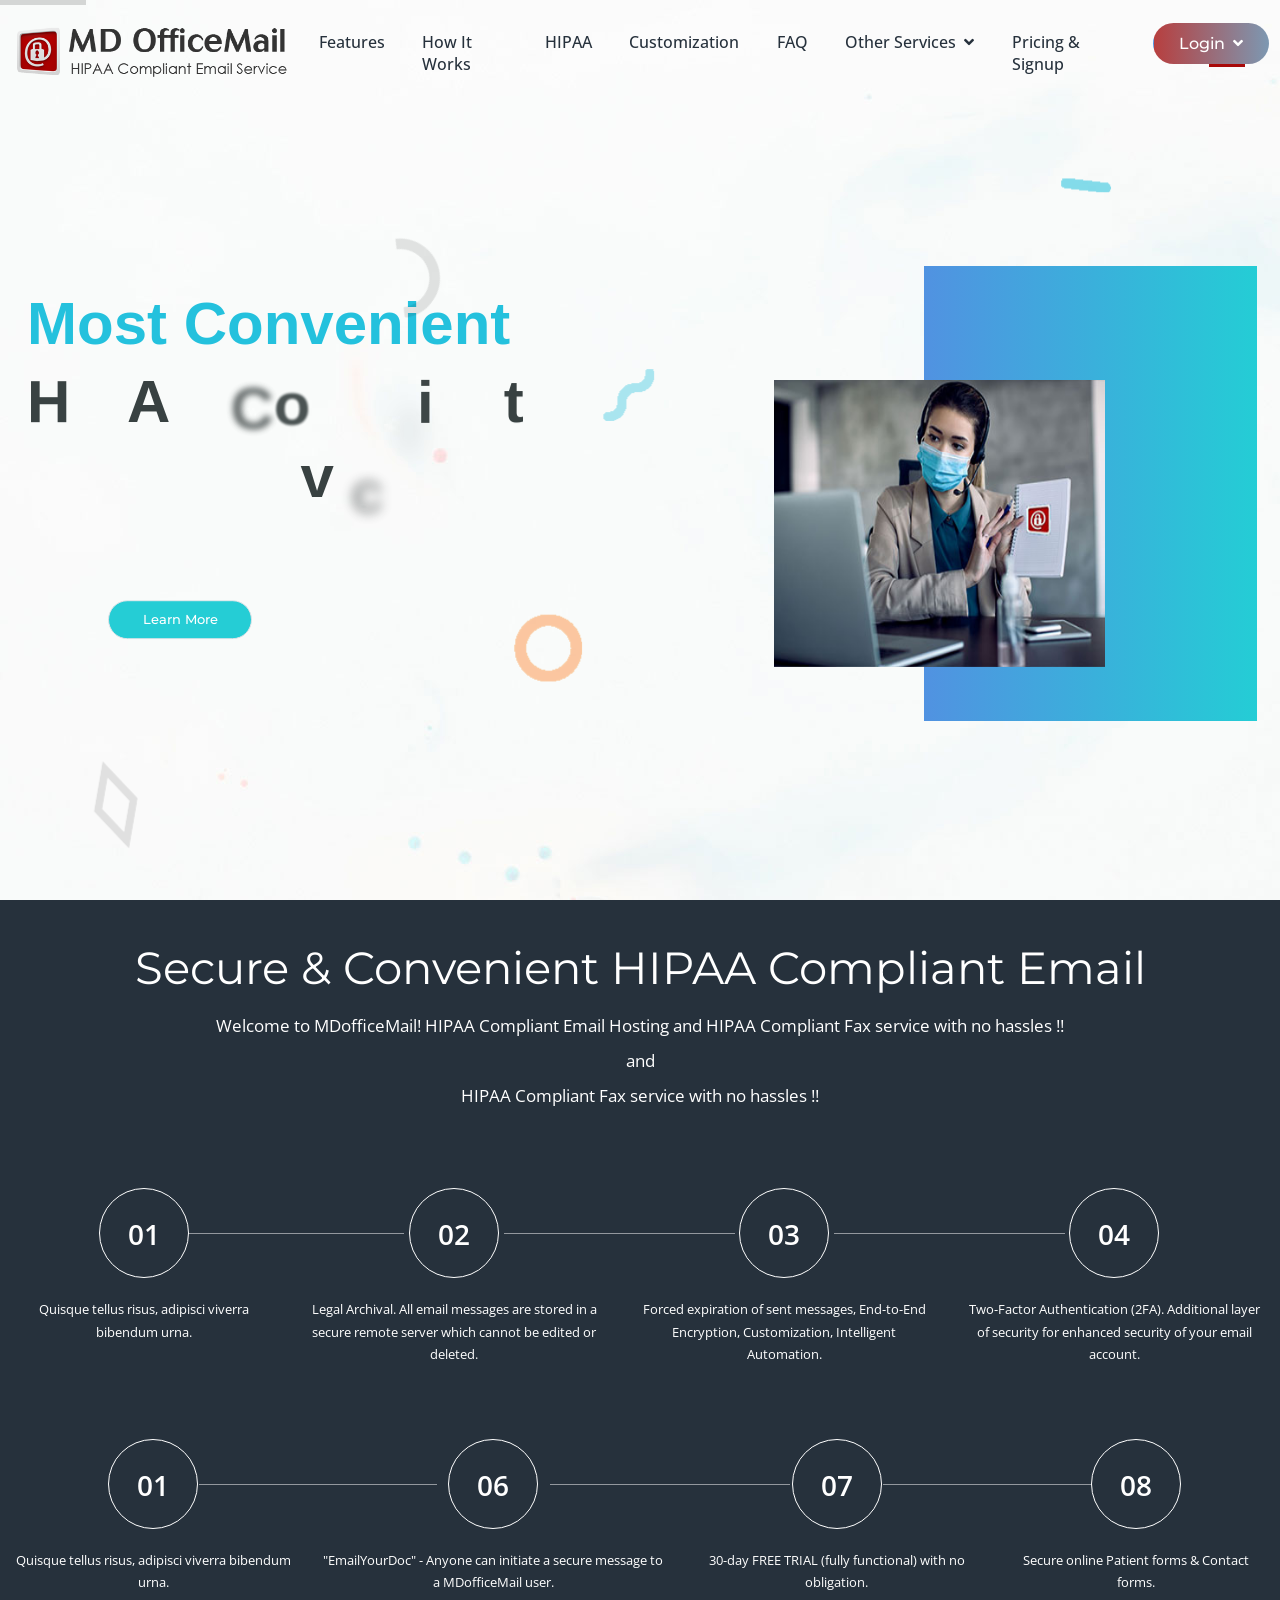
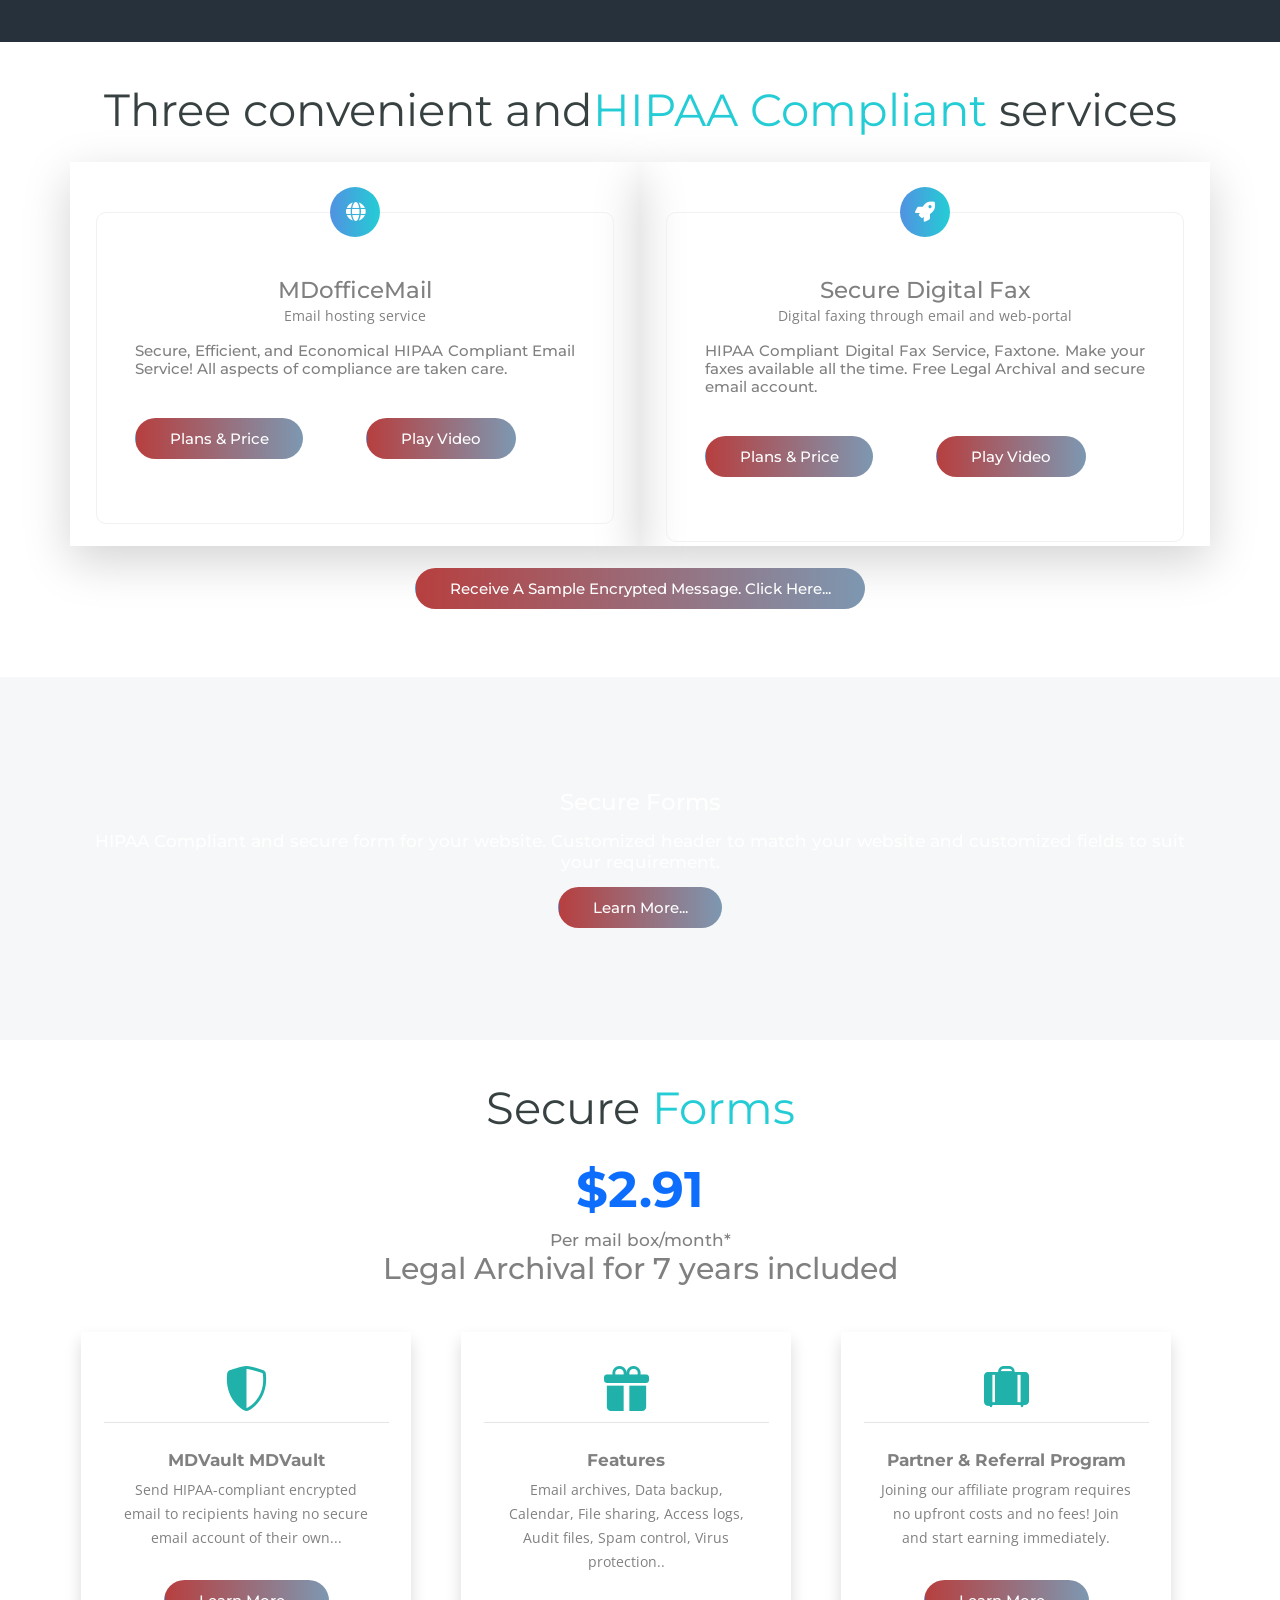
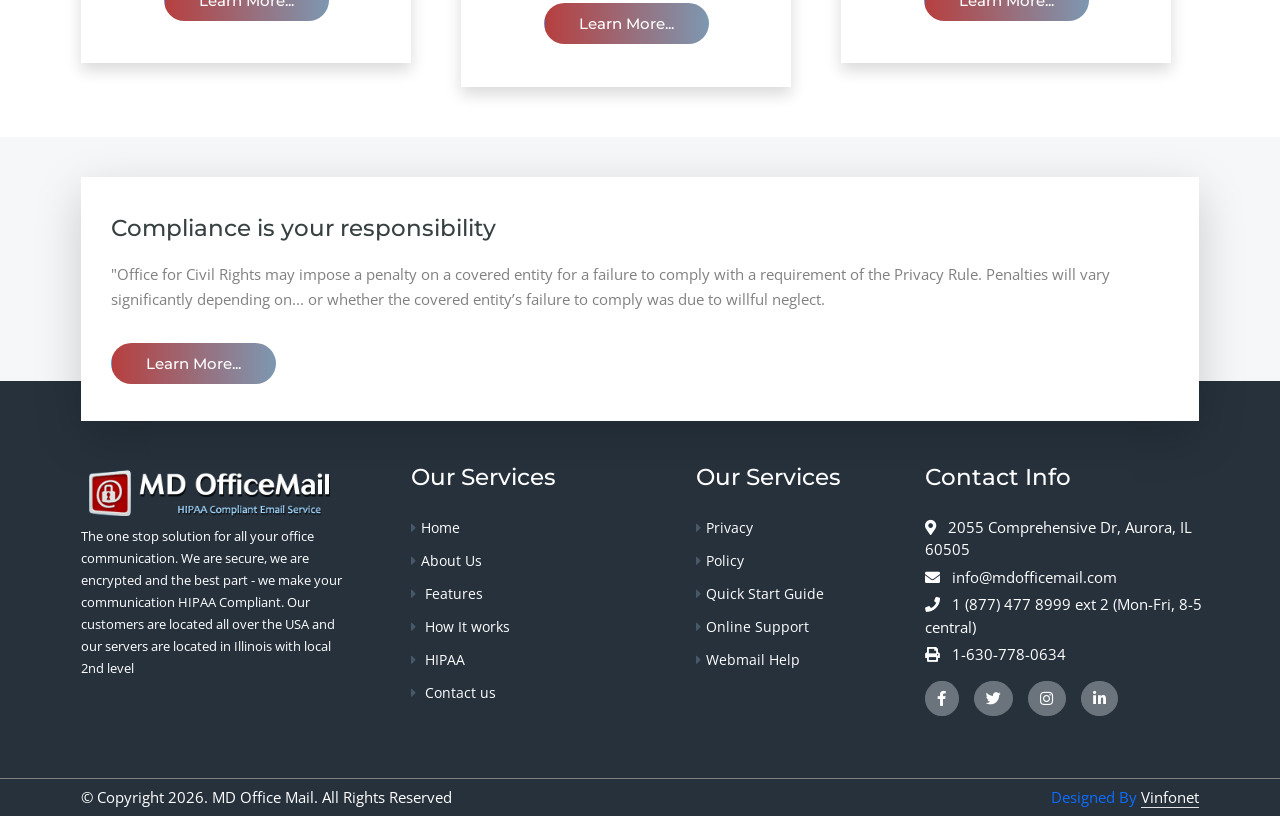
<file: mdofficemail3/index.html>
<!DOCTYPE html>
<html>
<head>
    <meta charset='utf-8'>
    <meta http-equiv='X-UA-Compatible' content='IE=edge'>
     <meta name='viewport' content='width=device-width, initial-scale=1'>
    <title>Trax | Design Studio</title>
    <link href="images/favicon.ico" rel="icon">
    <link rel="stylesheet" href="css/bootstrap.min.css">
    <link rel="stylesheet" href="css/all.min.css">
    <link rel="stylesheet" href="css/animate.min.css">
    <link rel="stylesheet" href="css/owl.carousel.min.css">
    <link rel="stylesheet" href="css/jquery.fancybox.min.css">
    <link rel="stylesheet" href="css/tooltipster.min.css">
    <link rel="stylesheet" href="css/cubeportfolio.min.css">
    <link rel="stylesheet" href="css/revolution/navigation.css">
    <link rel="stylesheet" href="css/revolution/settings.css">
    <link rel="stylesheet" href="css/style.css">
    <link rel="stylesheet" href="https://cdn.jsdelivr.net/npm/bootstrap-icons@1.11.3/font/bootstrap-icons.css" integrity="sha384-tViUnnbYAV00FLIhhi3v/dWt3Jxw4gZQcNoSCxCIFNJVCx7/D55/wXsrNIRANwdD" crossorigin="anonymous">
</head>
<body>
<!--PreLoader-->
<div class="loader">
    <div class="loader-inner">
        <div class="cssload-loader"></div>
    </div>
</div>
<!--PreLoader Ends-->
<!-- header -->
<header class="site-header" id="header">
    <nav class="navbar navbar-expand-lg darkcolor transparent-bg static-nav">
        <div class="container-fluid">
            <a class="navbar-brand" href="index.html">
                <img src="images/logo.png" alt="logo" class="logo-default">
                 <img src="images/logo.png" alt="logo" class="logo-scrolled"> 
            </a>
            <div class="collapse navbar-collapse">
                <ul class="navbar-nav ms-auto">
                <li class="nav-item">
                        <a class="nav-link" href="#">Features </a>
                    </li>
                    <li class="nav-item">
                        <a class="nav-link" href="about.html">How It works</a>
                    </li>

                     <li class="nav-item">
                        <a class="nav-link" href="#">HIPAA</a>
                    </li>
                     <li class="nav-item">
                        <a class="nav-link" href="#">Customization</a>
                    </li>
                     <li class="nav-item">
                        <a class="nav-link" href="#">FAQ</a>
                    </li>
                    
                      
                 
                    <li class="nav-item dropdown position-relative">
                        <a class="nav-link dropdown-toggle" href="javascript:void(0)" data-bs-toggle="dropdown" aria-haspopup="true" aria-expanded="false"> Other Services </a>
                        <div class="dropdown-menu">
                            <a class="dropdown-item" href="#">Webmail Help</a>
                            <a class="dropdown-item" href="#">Online Help/Support</a>
                            <a class="dropdown-item" href="#">Download Quick Start Guide</a>
                             <a class="dropdown-item" href="#">iPhone Setup Guide</a>
                              <a class="dropdown-item" href="#">Android Setup Guide</a>
                               <a class="dropdown-item" href="#">Support Request</a>
                        </div>
                    </li>
                   
                    <li class="nav-item">
                        <a class="nav-link" href="contact.html">Pricing & Signup</a>
                    </li>
                  





                         <li class="nav-item dropdown position-relative">
                        <a class="nav-link dropdown-toggle button btnsecondary gradient-btn pagescroll nav-link text-white" style="padding: 10px 25px !important;" href="javascript:void(0)" data-bs-toggle="dropdown" aria-haspopup="true" aria-expanded="false"> login </a>
                        <div class="dropdown-menu">
                            <a class="dropdown-item" href="#">Account Administration/Billing</a>
                        </div>
                    </li>


                </ul>
            </div>
        </div>
        <!--side menu open button-->
        <a href="javascript:void(0)" class="d-inline-block sidemenu_btn" id="sidemenu_toggle">
            <span class="bg-white"></span> <span class="bg-white"></span> <span class="bg-white"></span>
        </a>
    </nav>
    <!-- side menu -->
    <div class="side-menu opacity-0 gradient-bg">
        <div class="overlay"></div>
        <div class="inner-wrapper">
            <span class="btn-close btn-close-no-padding" id="btn_sideNavClose"><i></i><i></i></span>
            <nav class="side-nav w-100">
                <ul class="navbar-nav">
                    <li class="nav-item">
                        <a class="nav-link collapsePagesSideMenu" data-bs-toggle="collapse" href="#sideNavPages1">
                            Home <i class="fas fa-chevron-down"></i>
                        </a>
                        <div id="sideNavPages1" class="collapse sideNavPages">
                            <ul class="navbar-nav mt-2">
                                <li class="nav-item">
                                    <a class="nav-link" href="index.html">Standard Version</a>
                                </li>
                                <li class="nav-item">
                                    <a class="nav-link" href="index-creative-agency.html">Creative Agency</a>
                                </li>
                                <li class="nav-item">
                                    <a class="nav-link" href="index-light.html">Classic Light</a>
                                </li>
                                <li class="nav-item">
                                    <a class="nav-link" href="index-video.html">Video Background</a>
                                </li>
                                <li class="nav-item">
                                    <a class="nav-link" href="index-modern-agency.html">Modern Agency</a>
                                </li>
                                <li class="nav-item">
                                    <a class="nav-link" href="index-classic-startup.html">Classic Startup</a>
                                </li>
                                <li class="nav-item">
                                    <a class="nav-link" href="index-flat.html">Flat Version</a>
                                </li>
                                <li class="nav-item">
                                    <a class="nav-link" href="index-innovative.html">Innovative Layout</a>
                                </li>
                                <li class="nav-item">
                                    <a class="nav-link" href="index-one-page.html">One Page Layout</a>
                                </li>
                                <li class="nav-item">
                                    <a class="nav-link" href="index-center-logo.html">Center Logo</a>
                                </li>
                                <li class="nav-item">
                                    <a class="nav-link" href="index-bottom-nav.html">Bottom Nav</a>
                                </li>
                                <li class="nav-item">
                                    <a class="nav-link" href="index-gray.html">Minimal Gray</a>
                                </li>
                                <li class="nav-item">
                                    <a class="nav-link" href="index-parallax.html">Parallax Version</a>
                                </li>
                                <li class="nav-item">
                                    <a class="nav-link" href="index-interactive-classic.html">Interactive Classic</a>
                                </li>
                                <li class="nav-item">
                                    <a class="nav-link active" href="index-design-studio.html">Design Studio</a>
                                </li>
                                <li class="nav-item">
                                    <a class="nav-link" href="index-particles.html">Interactive Particles</a>
                                </li>
                            </ul>
                        </div>
                    </li>
                    <li class="nav-item">
                        <a class="nav-link" href="about.html">About</a>
                    </li>
                    <li class="nav-item">
                        <a class="nav-link" href="gallery.html">Gallery</a>
                    </li>
                    <li class="nav-item">
                        <a class="nav-link collapsePagesSideMenu" data-bs-toggle="collapse" href="#sideNavPages">
                            Pages <i class="fas fa-chevron-down"></i>
                        </a>
                        <div id="sideNavPages" class="collapse sideNavPages">
                            <ul class="navbar-nav mt-2">
                                <li class="nav-item">
                                    <a class="nav-link" href="team.html">Our Team</a>
                                </li>
                                <li class="nav-item">
                                    <a class="nav-link" href="services.html">Service</a>
                                </li>
                                <li class="nav-item">
                                    <a class="nav-link" href="services-detail.html">Service Detail</a>
                                </li>
                                <li class="nav-item">
                                    <a class="nav-link" href="testimonial.html">Testimonials</a>
                                </li>
                                <li class="nav-item">
                                    <a class="nav-link" href="gallery.html">Gallery</a>
                                </li>
                                <li class="nav-item">
                                    <a class="nav-link" href="gallery-detail.html">Gallery Detail</a>
                                </li>
                                <li class="nav-item">
                                    <a class="nav-link" href="pricing.html">Pricing</a>
                                </li>
                                <li class="nav-item">
                                    <a class="nav-link" href="faq.html">FAQ's</a>
                                </li>
                                <li class="nav-item">
                                    <a class="nav-link" href="404.html">Error 404</a>
                                </li>
                                <li class="nav-item">
                                    <a class="nav-link" href="coming-soon.html">Coming Soon</a>
                                </li>
                                <li class="nav-item">
                                    <a class="nav-link collapsePagesSideMenu" data-bs-toggle="collapse" href="#inner-2">
                                        Account <i class="fas fa-chevron-down"></i>
                                    </a>
                                    <div id="inner-2" class="collapse sideNavPages sideNavPagesInner">
                                        <ul class="navbar-nav mt-2">
                                            <li class="nav-item">
                                                <a class="nav-link" href="login.html">Login</a>
                                            </li>
                                            <li class="nav-item">
                                                <a class="nav-link" href="register.html">Register</a>
                                            </li>
                                            <li class="nav-item">
                                                <a class="nav-link" href="forget-password.html">Forget Password</a>
                                            </li>
                                            <li class="nav-item">
                                                <a class="nav-link" href="support.html">Support</a>
                                            </li>
                                        </ul>
                                    </div>
                                </li>
                                <li class="nav-item">
                                    <a class="nav-link collapsePagesSideMenu" data-bs-toggle="collapse" href="#inner-1">
                                        Shops <i class="fas fa-chevron-down"></i>
                                    </a>
                                    <div id="inner-1" class="collapse sideNavPages sideNavPagesInner">
                                        <ul class="navbar-nav mt-2">
                                            <li class="nav-item">
                                                <a class="nav-link" href="shop.html">Shop Products</a>
                                            </li>
                                            <li class="nav-item">
                                                <a class="nav-link" href="shop-detail.html">Shop Detail</a>
                                            </li>
                                            <li class="nav-item">
                                                <a class="nav-link" href="shop-cart.html">Shop Cart</a>
                                            </li>
                                        </ul>
                                    </div>
                                </li>
                            </ul>
                        </div>
                    </li>
                    <li class="nav-item">
                        <a class="nav-link collapsePagesSideMenu" data-bs-toggle="collapse" href="#sideNavPages2">
                            Blogs <i class="fas fa-chevron-down"></i>
                        </a>
                        <div id="sideNavPages2" class="collapse sideNavPages">
                            <ul class="navbar-nav">
                                <li class="nav-item">
                                    <a class="nav-link" href="blog-1.html">Blog 1</a>
                                </li>
                                <li class="nav-item">
                                    <a class="nav-link" href="blog-2.html">Blog 2</a>
                                </li>
                                <li class="nav-item">
                                    <a class="nav-link" href="blog-detail.html">Blog Details</a>
                                </li>
                            </ul>
                        </div>
                    </li>
                    <li class="nav-item">
                        <a class="nav-link" href="contact.html">Contact</a>
                    </li>
                </ul>
            </nav>
            <div class="side-footer w-100">
                <ul class="social-icons-simple white top40">
                    <li><a href="javascript:void(0)"><i class="fab fa-facebook-f"></i> </a> </li>
                    <li><a href="javascript:void(0)"><i class="fab fa-twitter"></i> </a> </li>
                    <li><a href="javascript:void(0)"><i class="fab fa-instagram"></i> </a> </li>
                </ul>
                <p class="whitecolor">&copy; <span id="year"></span> Trax. Made With Love by ThemesIndustry</p>
            </div>
        </div>
    </div>
    <div id="close_side_menu" class="tooltip"></div>
    <!-- End side menu -->
</header>
<!-- header -->
<section id="home" class="p-0 h-100vh">
    <h2 class="d-none">heading</h2>
    <!--Main Slider-->
    <div id="rev_slider_8_1_wrapper" class="rev_slider_wrapper fullscreen-container transparent-bg" data-source="gallery">
        <!-- START REVOLUTION SLIDER 5.4.8.1 fullscreen mode -->
        <div id="rev_slider_8_1" class="rev_slider fullscreenbanner" data-version="5.4.8.1">
            <ul>
                <!-- SLIDE  -->
                <!-- SLIDE 1  -->
                <li data-index="rs-18" data-transition="fade" data-slotamount="default" data-hideafterloop="0" data-hideslideonmobile="off"  data-easein="default" data-easeout="default" data-masterspeed="300"  data-thumb="revolution/assets/100x50_59345-slider-bg.jpg"  data-rotate="0"  data-saveperformance="off"  data-title="Slide" data-param1="" data-param2="" data-param3="" data-param4="" data-param5="" data-param6="" data-param7="" data-param8="" data-param9="" data-param10="" data-description="">
                    <!-- MAIN IMAGE -->
                    <img src="images/slider-bg.jpg"  alt=""  data-bgposition="center center" data-bgfit="cover" data-bgrepeat="no-repeat" data-bgparallax="off" class="rev-slidebg" data-no-retina>
                    <!-- LAYERS -->
                    <!-- LAYER NR. 1 -->
                    <div class="tp-caption   tp-resizeme rs-parallaxlevel-6 gradient-bg"
                         data-x="['left','left','left','left']" data-hoffset="['904','1245','1245','1245']"
                         data-y="['top','top','top','top']" data-voffset="['250','99','99','99']"
                         data-width="333"
                         data-height="455"
                         data-whitespace="nowrap"
                         data-type="text"
                         data-responsive_offset="on"
                         data-frames='[{"delay":80,"speed":1510,"frame":"0","from":"x:right;z:0;rX:0;rY:0;rZ:0;sX:0.7;sY:0.7;skX:0;skY:0;opacity:0;","to":"o:1;","ease":"Power4.easeOut"},{"delay":"wait","speed":350,"frame":"999","to":"opacity:0;","ease":"Power3.easeInOut"}]'
                         data-textAlign="['inherit','inherit','inherit','inherit']"
                         data-paddingtop="[0,0,0,0]"
                         data-paddingright="[0,0,0,0]"
                         data-paddingbottom="[0,0,0,0]"
                         data-paddingleft="[0,0,0,0]"
                         style="z-index: 5; min-width: 333px; max-width: 455px; white-space: nowrap; font-size: 20px; line-height: 22px; font-weight: 400; color: #ffffff; letter-spacing: 0;height:445px;width:331px;display:block;">
                        <div></div>
                    </div>
                    <!-- LAYER NR. 2 -->
                    <div class="tp-caption   tp-resizeme rs-parallaxlevel-2"
                         data-x="['left','left','left','left']" data-hoffset="['754','1219','1219','1219']"
                         data-y="['top','top','top','top']" data-voffset="['364','187','187','187']"
                         data-width="none"
                         data-height="none"
                         data-whitespace="nowrap"
                         data-type="image"
                         data-responsive_offset="on"
                         data-frames='[{"delay":80,"speed":1510,"frame":"0","from":"y:bottom;z:0;rX:0;rY:0;rZ:0;sX:0.9;sY:0.9;skX:0;skY:0;opacity:0;","to":"o:1;","ease":"Power3.easeInOut"},{"delay":"wait","speed":350,"frame":"999","to":"opacity:0;","ease":"Power3.easeInOut"}]'
                         data-textAlign="['inherit','inherit','inherit','inherit']"
                         data-paddingtop="[0,0,0,0]"
                         data-paddingright="[0,0,0,0]"
                         data-paddingbottom="[0,0,0,0]"
                         data-paddingleft="[0,0,0,0]"
                         style="z-index: 6;">
                         <img src="images/slider/hero-carousel-1.jpg" alt="" data-ww="['331px','331px','331px','331px']" data-hh="['287px','287px','287px','287px']" data-no-retina> </div>
                    <!-- LAYER NR. 3 -->
                    <div class="tp-caption tp-resizeme color-summer-sky"
                         data-x="['left','center','center','center']" data-hoffset="['7','0','0','0']"
                         data-y="['top','top','top','top']" data-voffset="['270','200','100','55']"
                         data-fontsize="['60','50','40','40']"
                         data-lineheight="['75','75','75','40']"
                         data-width="['556','556','556','300']"
                         data-height="['none','none','none','87']"
                         data-whitespace="nowrap"
                         data-type="text"
                         data-responsive_offset="on"
                         data-frames='[{"delay":100,"split":"no","splitdelay":0.1,"speed":1500,"split_direction":"farward","frame":"0","from":"y:50px;sX:1;sY:1;opacity:0;fb:20px;","color":"rgba(0,0,0,0)","to":"o:1;fb:0;","ease":"Power4.easeInOut"},{"delay":"wait","speed":350,"frame":"999","color":"transparent","to":"opacity:0;fb:0;","ease":"Power3.easeInOut"}]'
                         data-textAlign="['inherit','center','center','center']"
                         data-paddingtop="[0,0,0,0]"
                         data-paddingright="[0,0,0,0]"
                         data-paddingbottom="[0,0,0,0]"
                         data-paddingleft="[0,0,0,0]"
                         style="z-index: 7; min-width: 556px; max-width: 556px; white-space: nowrap; font-size: 60px; line-height: 75px; font-weight: 700; letter-spacing: 0px;font-family: 'Poppins', sans-serif;">Most Convenient
</div>
                    <!-- LAYER NR. 4 -->
       
                    <!-- LAYER NR. 5 -->
                    <div class="tp-caption   tp-resizeme"
                         id="slide-18-layer-3"
                         data-x="['left','left','left','left']" data-hoffset="['-331','-149','-162','-162']"
                         data-y="['top','top','top','top']" data-voffset="['28','-78','-127','-127']"
                         data-width="none"
                         data-height="none"
                         data-whitespace="nowrap"
                         data-type="image"
                         data-responsive_offset="on"
                         data-frames='[{"delay":50,"speed":1480,"frame":"0","from":"x:center;y:top;rZ:-360deg;opacity:0;","to":"o:1;","ease":"Power0.easeInOut"},{"delay":"wait","speed":350,"frame":"999","to":"opacity:0;","ease":"Power3.easeInOut"}]'
                         data-textAlign="['inherit','inherit','inherit','inherit']"
                         data-paddingtop="[0,0,0,0]"
                         data-paddingright="[0,0,0,0]"
                         data-paddingbottom="[0,0,0,0]"
                         data-paddingleft="[0,0,0,0]"
                         style="z-index: 9;">
                        <div class="rs-looped rs-slideloop"  data-easing="Power0.easeInOut" data-speed="12" data-xs="0" data-xe="0" data-ys="0" data-ye="120"><img src="images/slider-ele1.png" alt="" data-ww="['183px','183px','183px','183px']" data-hh="['445px','445px','445px','445px']"  data-no-retina> </div>
                    </div>
                    <!-- LAYER NR. 6 -->
                    <div class="tp-caption   tp-resizeme"
                         data-x="['left','left','left','left']" data-hoffset="['576','496','635','137']"
                         data-y="['top','top','top','top']" data-voffset="['258','439','274','299']"
                         data-width="none"
                         data-height="none"
                         data-whitespace="nowrap"
                         data-type="image"
                         data-responsive_offset="on"
                         data-frames='[{"delay":50,"speed":1480,"frame":"0","from":"x:center;y:bottom;opacity:0;","to":"o:1;","ease":"Power4.easeInOut"},{"delay":"wait","speed":350,"frame":"999","to":"opacity:0;","ease":"Power3.easeInOut"}]'
                         data-textAlign="['inherit','inherit','inherit','inherit']"
                         data-paddingtop="[0,0,0,0]"
                         data-paddingright="[0,0,0,0]"
                         data-paddingbottom="[0,0,0,0]"
                         data-paddingleft="[0,0,0,0]"
                         style="z-index: 10;">
                        <div class="rs-looped rs-slideloop"  data-easing="Power0.easeInOut" data-speed="12" data-xs="0" data-xe="60" data-ys="100" data-ye="60"><img src="images/slider-ele2.png" alt="" data-ww="['51px','51px','51px','51px']" data-hh="['52px','52px','52px','52px']"  data-no-retina> </div>
                    </div>
                    <!-- LAYER NR. 7 -->
                    <div class="tp-caption   tp-resizeme"
                         data-x="['left','left','left','left']" data-hoffset="['1109','819','315','315']"
                         data-y="['top','top','top','top']" data-voffset="['160','149','340','293']"
                         data-width="none"
                         data-height="none"
                         data-whitespace="nowrap"
                         data-type="image"
                         data-responsive_offset="on"
                         data-frames='[{"delay":50,"speed":1480,"frame":"0","from":"x:center;y:middle;rX:0deg;rY:0;rZ:0;sX:1;sY:1;skX:0;skY:0;","mask":"x:0px;y:0px;s:inherit;e:inherit;","to":"o:1;","ease":"Power4.easeInOut"},{"delay":"wait","speed":350,"frame":"999","to":"opacity:0;","ease":"Power3.easeInOut"}]'
                         data-textAlign="['inherit','inherit','inherit','inherit']"
                         data-paddingtop="[0,0,0,0]"
                         data-paddingright="[0,0,0,0]"
                         data-paddingbottom="[0,0,0,0]"
                         data-paddingleft="[0,0,0,0]"
                         style="z-index: 11;">
                        <div class="rs-looped rs-slideloop"  data-easing="Power0.easeInOut" data-speed="12" data-xs="-90" data-xe="90" data-ys="0" data-ye="20"><img src="images/slider-ele3.png" alt="" data-ww="['50px','50px','50px','50px']" data-hh="['14px','14px','14px','14px']"  data-no-retina> </div>
                    </div>
                    <!-- LAYER NR. 8 -->
                    <div class="tp-caption   tp-resizeme"
                         data-x="['left','left','left','left']" data-hoffset="['355','491','401','401']"
                         data-y="['top','top','top','top']" data-voffset="['227','65','36','36']"
                         data-width="none"
                         data-height="none"
                         data-whitespace="nowrap"
                         data-type="image"
                         data-responsive_offset="on"
                         data-frames='[{"delay":50,"speed":1480,"frame":"0","from":"x:right;y:bottom;rZ:360deg;opacity:0;","to":"o:1;","ease":"Power4.easeInOut"},{"delay":"wait","speed":350,"frame":"999","to":"opacity:0;","ease":"Power3.easeInOut"}]'
                         data-textAlign="['inherit','inherit','inherit','inherit']"
                         data-paddingtop="[0,0,0,0]"
                         data-paddingright="[0,0,0,0]"
                         data-paddingbottom="[0,0,0,0]"
                         data-paddingleft="[0,0,0,0]"
                         style="z-index: 12;">
                        <div class="rs-looped rs-rotate"  data-easing="Power0.easeIn" data-startdeg="0" data-enddeg="360" data-speed="15" data-origin="50% 50%"><img src="images/slider-ele4.png" alt="" data-ww="['67px','67px','67px','67px']" data-hh="['69px','69px','69px','69px']" data-no-retina> </div>
                    </div>
                    <!-- LAYER NR. 9 -->
                    <div class="tp-caption   tp-resizeme"
                         data-x="['left','left','left','left']" data-hoffset="['509','138','-49','18']"
                         data-y="['top','top','top','top']" data-voffset="['615','29','364','-62']"
                         data-width="none"
                         data-height="none"
                         data-whitespace="nowrap"
                         data-type="image"
                         data-responsive_offset="on"
                         data-frames='[{"delay":50,"speed":1490,"frame":"0","from":"x:center;y:top;opacity:0;","to":"o:1;","ease":"Power4.easeInOut"},{"delay":"wait","speed":350,"frame":"999","to":"opacity:0;","ease":"Power3.easeInOut"}]'
                         data-textAlign="['inherit','inherit','inherit','inherit']"
                         data-paddingtop="[0,0,0,0]"
                         data-paddingright="[0,0,0,0]"
                         data-paddingbottom="[0,0,0,0]"
                         data-paddingleft="[0,0,0,0]"
                         style="z-index: 13;">
                        <div class="rs-looped rs-wave"  data-speed="12" data-angle="90" data-radius="22px" data-origin="50% 50%"><img src="images/slider-ele5.png" alt="" data-ww="['68px','68px','68px','68px']" data-hh="['67px','67px','67px','67px']" data-no-retina> </div>
                    </div>
                    <!-- LAYER NR. 10 -->
                    <div class="tp-caption   tp-resizeme"
                         data-x="['left','left','left','left']" data-hoffset="['1307','940','940','940']"
                         data-y="['top','top','top','top']" data-voffset="['606','421','421','421']"
                         data-width="none"
                         data-height="none"
                         data-whitespace="nowrap"
                         data-type="image"
                         data-responsive_offset="on"
                         data-frames='[{"delay":50,"speed":1480,"frame":"0","from":"x:center;y:middle;opacity:0;","to":"o:1;","ease":"Power4.easeInOut"},{"delay":"wait","speed":350,"frame":"999","to":"opacity:0;","ease":"Power3.easeInOut"}]'
                         data-textAlign="['inherit','inherit','inherit','inherit']"
                         data-paddingtop="[0,0,0,0]"
                         data-paddingright="[0,0,0,0]"
                         data-paddingbottom="[0,0,0,0]"
                         data-paddingleft="[0,0,0,0]"
                         style="z-index: 14;">
                        <div class="rs-looped rs-slideloop"  data-easing="Power0.easeInOut" data-speed="12" data-xs="0" data-xe="0" data-ys="10" data-ye="-100"><img src="images/slider-ele6.png" alt="" data-ww="['24px','24px','24px','24px']" data-hh="['87px','87px','87px','87px']"  data-no-retina> </div>
                    </div>
                    <!-- LAYER NR. 11 -->
                    <div class="tp-caption   tp-resizeme"
                         data-x="['left','left','left','left']" data-hoffset="['83','66','429','429']"
                         data-y="['top','top','top','top']" data-voffset="['753','489','471','471']"
                         data-width="none"
                         data-height="none"
                         data-whitespace="nowrap"
                         data-type="image"
                         data-responsive_offset="on"
                         data-frames='[{"delay":50,"speed":1480,"frame":"0","from":"x:center;y:middle;opacity:0;","to":"o:1;","ease":"Power4.easeInOut"},{"delay":"wait","speed":350,"frame":"999","to":"opacity:0;","ease":"Power3.easeInOut"}]'
                         data-textAlign="['inherit','inherit','inherit','inherit']"
                         data-paddingtop="[0,0,0,0]"
                         data-paddingright="[0,0,0,0]"
                         data-paddingbottom="[0,0,0,0]"
                         data-paddingleft="[0,0,0,0]"
                         style="z-index: 15;">
                        <div class="rs-looped rs-wave"  data-speed="10" data-angle="90" data-radius="12px" data-origin="50% 50%"><img src="images/slider-ele7.png" alt="" data-ww="['44px','44px','44px','44px']" data-hh="['87px','87px','87px','87px']"  data-no-retina> </div>
                    </div>
                    <!-- LAYER NR. 12 -->
                    <div class="tp-caption tp-resizeme"
                         data-x="['left','center','center','center']" data-hoffset="['0','0','0','0']"
                         data-y="['middle','middle','middle','middle']" data-voffset="['170','200','90','120']"
                         data-frames='[{"from":"y:50px;opacity:0;","speed":1000,"to":"o:1;","delay":800,"ease":"Power4.easeInOut"},{"delay":"wait","speed":1000,"to":"y:[175%];","mask":"x:inherit;y:inherit;s:inherit;e:inherit;","ease":"Power2.easeInOut"}]'
                         data-textAlign="['center','center','center','center']"
                         data-width="['320','320','320','320']"
                         style="z-index:99; max-width: 960px">
                      
                        <a href="javascript:void(0)" class="button border btn-primary button-padding font-13 transition-3">Learn More</a>
                    </div>
                    <!-- LAYER NR. 13 -->
                    <div class="tp-caption   tp-resizeme darkcolor"
                         data-x="['left','center','center','center']" data-hoffset="['7','0','0','0']"
                         data-y="['top','top','top','top']" data-voffset="['348','260','155','98']"
                         data-fontsize="['60','50','40','40']"
                         data-lineheight="['75','75','45','45']"
                         data-width="['556','556','556','']"
                         data-height="['none','none','none','87']"
                         data-whitespace="nowrap"
                         data-type="text"
                         data-responsive_offset="on"
                         data-frames='[{"delay":100,"split":"chars","splitdelay":0.1,"speed":1480,"split_direction":"random","frame":"0","from":"y:50px;sX:1;sY:1;opacity:0;fb:20px;","color":"rgba(0,0,0,0)","to":"o:1;fb:0;","ease":"Power4.easeInOut"},{"delay":"wait","speed":350,"frame":"999","color":"transparent","to":"opacity:0;fb:0;","ease":"Power3.easeInOut"}]'
                         data-textAlign="['inherit','center','center','center']"
                         data-paddingtop="[0,0,0,0]"
                         data-paddingright="[0,0,0,0]"
                         data-paddingbottom="[0,0,0,0]"
                         data-paddingleft="[0,0,0,0]"
                         style="z-index: 17; min-width: 556px; max-width: 556px; white-space: nowrap; font-size: 60px; line-height: 75px; font-weight: 700; letter-spacing: 0px;font-family: 'Poppins', sans-serif;">HIPAA Compliant</br> Email Service </div>
                </li>
                <!-- SLIDE 2 -->
                <li data-index="rs-32" data-transition="fade" data-slotamount="default" data-hideafterloop="0" data-hideslideonmobile="off"  data-easein="default" data-easeout="default" data-masterspeed="300"  data-thumb="revolution/assets/100x50_59345-slider-bg.jpg"  data-rotate="0"  data-saveperformance="off"  data-title="Slide" data-param1="" data-param2="" data-param3="" data-param4="" data-param5="" data-param6="" data-param7="" data-param8="" data-param9="" data-param10="" data-description="">
                    <!-- MAIN IMAGE -->
                    <img src="images/slider-bg.jpg"  alt=""  data-bgposition="center center" data-bgfit="cover" data-bgrepeat="no-repeat" data-bgparallax="off" class="rev-slidebg" data-no-retina>
                    <!-- LAYERS -->
                    <!-- LAYER NR. 2 -->
                    <div class="tp-caption   tp-resizeme rs-parallaxlevel-2"
                         data-x="['left','left','left','left']" data-hoffset="['0','1219','1219','1219']"
                         data-y="['top','top','top','top']" data-voffset="['320','187','187','187']"
                         data-width="none"
                         data-height="none"
                         data-whitespace="nowrap"
                         data-type="image"
                         data-responsive_offset="on"
                         data-frames='[{"delay":80,"speed":1510,"frame":"0","from":"y:bottom;z:0;rX:0;rY:0;rZ:0;sX:0.9;sY:0.9;skX:0;skY:0;opacity:0;","to":"o:1;","ease":"Power3.easeInOut"},{"delay":"wait","speed":350,"frame":"999","to":"opacity:0;","ease":"Power3.easeInOut"}]'
                         data-textAlign="['inherit','inherit','inherit','inherit']"
                         data-paddingtop="[0,0,0,0]"
                         data-paddingright="[0,0,0,0]"
                         data-paddingbottom="[0,0,0,0]"
                         data-paddingleft="[0,0,0,0]"
                         style="z-index: 6;"><img src="images/slider/hero-carousel-3.jpg" alt="" data-ww="['550px','550px','550px','550px']" data-hh="['auto','auto','auto','auto']" data-no-retina> </div>
                    <!-- LAYER NR. 3 -->
                    <div class="tp-caption tp-resizeme color-summer-sky"
                         data-x="['right','center','center','center']" data-hoffset="['-295','0','0','0']"
                         data-y="['top','top','top','top']" data-voffset="['270','200','100','55']"
                         data-fontsize="['60','50','40','40']"
                         data-lineheight="['75','75','75','40']"
                         data-width="['556','556','556','300']"
                         data-height="['none','none','none','87']"
                         data-whitespace="nowrap"
                         data-type="text"
                         data-responsive_offset="on"
                         data-frames='[{"delay":100,"split":"no","splitdelay":0.1,"speed":1500,"split_direction":"farward","frame":"0","from":"y:50px;sX:1;sY:1;opacity:0;fb:20px;","color":"rgba(0,0,0,0)","to":"o:1;fb:0;","ease":"Power4.easeInOut"},{"delay":"wait","speed":350,"frame":"999","color":"transparent","to":"opacity:0;fb:0;","ease":"Power3.easeInOut"}]'
                         data-textAlign="['inherit','center','center','center']"
                         data-paddingtop="[0,0,0,0]"
                         data-paddingright="[0,0,0,0]"
                         data-paddingbottom="[0,0,0,0]"
                         data-paddingleft="[0,0,0,0]"
                         style="z-index: 7; min-width: 556px; max-width: 556px; white-space: nowrap; font-size: 60px; line-height: 75px; font-weight: 700; letter-spacing: 0px;font-family: 'Poppins', sans-serif;">Easy-to-use
</div>
             
                    <!-- LAYER NR. 5 -->
                    <div class="tp-caption   tp-resizeme"
                         data-x="['left','left','left','left']" data-hoffset="['-331','-149','-162','-162']"
                         data-y="['top','top','top','top']" data-voffset="['28','-78','-127','-127']"
                         data-width="none"
                         data-height="none"
                         data-whitespace="nowrap"
                         data-type="image"
                         data-responsive_offset="on"
                         data-frames='[{"delay":50,"speed":1480,"frame":"0","from":"x:center;y:top;rZ:-360deg;opacity:0;","to":"o:1;","ease":"Power0.easeInOut"},{"delay":"wait","speed":350,"frame":"999","to":"opacity:0;","ease":"Power3.easeInOut"}]'
                         data-textAlign="['inherit','inherit','inherit','inherit']"
                         data-paddingtop="[0,0,0,0]"
                         data-paddingright="[0,0,0,0]"
                         data-paddingbottom="[0,0,0,0]"
                         data-paddingleft="[0,0,0,0]"
                         style="z-index: 9;">
                        <div class="rs-looped rs-slideloop"  data-easing="Power0.easeInOut" data-speed="12" data-xs="0" data-xe="0" data-ys="0" data-ye="120"><img src="images/slider-ele1.png" alt="" data-ww="['183px','183px','183px','183px']" data-hh="['445px','445px','445px','445px']"  data-no-retina> </div>
                    </div>
                    <!-- LAYER NR. 6 -->
                    <div class="tp-caption   tp-resizeme"
                         data-x="['left','left','left','left']" data-hoffset="['576','496','635','137']"
                         data-y="['top','top','top','top']" data-voffset="['258','439','274','299']"
                         data-width="none"
                         data-height="none"
                         data-whitespace="nowrap"
                         data-type="image"
                         data-responsive_offset="on"
                         data-frames='[{"delay":50,"speed":1480,"frame":"0","from":"x:center;y:bottom;opacity:0;","to":"o:1;","ease":"Power4.easeInOut"},{"delay":"wait","speed":350,"frame":"999","to":"opacity:0;","ease":"Power3.easeInOut"}]'
                         data-textAlign="['inherit','inherit','inherit','inherit']"
                         data-paddingtop="[0,0,0,0]"
                         data-paddingright="[0,0,0,0]"
                         data-paddingbottom="[0,0,0,0]"
                         data-paddingleft="[0,0,0,0]"
                         style="z-index: 10;">
                        <div class="rs-looped rs-slideloop"  data-easing="Power0.easeInOut" data-speed="12" data-xs="0" data-xe="60" data-ys="100" data-ye="60"><img src="images/slider-ele2.png" alt="" data-ww="['51px','51px','51px','51px']" data-hh="['52px','52px','52px','52px']"  data-no-retina> </div>
                    </div>
                    <!-- LAYER NR. 7 -->
                    <div class="tp-caption   tp-resizeme"
                         data-x="['left','left','left','left']" data-hoffset="['1109','819','315','315']"
                         data-y="['top','top','top','top']" data-voffset="['160','149','340','293']"
                         data-width="none"
                         data-height="none"
                         data-whitespace="nowrap"
                         data-type="image"
                         data-responsive_offset="on"
                         data-frames='[{"delay":50,"speed":1480,"frame":"0","from":"x:center;y:middle;rX:0deg;rY:0;rZ:0;sX:1;sY:1;skX:0;skY:0;","mask":"x:0px;y:0px;s:inherit;e:inherit;","to":"o:1;","ease":"Power4.easeInOut"},{"delay":"wait","speed":350,"frame":"999","to":"opacity:0;","ease":"Power3.easeInOut"}]'
                         data-textAlign="['inherit','inherit','inherit','inherit']"
                         data-paddingtop="[0,0,0,0]"
                         data-paddingright="[0,0,0,0]"
                         data-paddingbottom="[0,0,0,0]"
                         data-paddingleft="[0,0,0,0]"
                         style="z-index: 11;">
                        <div class="rs-looped rs-slideloop"  data-easing="Power0.easeInOut" data-speed="12" data-xs="-90" data-xe="90" data-ys="0" data-ye="20"><img src="images/slider-ele3.png" alt="" data-ww="['50px','50px','50px','50px']" data-hh="['14px','14px','14px','14px']"  data-no-retina> </div>
                    </div>
                    <!-- LAYER NR. 8 -->
                    <div class="tp-caption   tp-resizeme"
                         data-x="['left','left','left','left']" data-hoffset="['355','491','401','401']"
                         data-y="['top','top','top','top']" data-voffset="['227','65','36','36']"
                         data-width="none"
                         data-height="none"
                         data-whitespace="nowrap"
                         data-type="image"
                         data-responsive_offset="on"
                         data-frames='[{"delay":50,"speed":1480,"frame":"0","from":"x:right;y:bottom;rZ:360deg;opacity:0;","to":"o:1;","ease":"Power4.easeInOut"},{"delay":"wait","speed":350,"frame":"999","to":"opacity:0;","ease":"Power3.easeInOut"}]'
                         data-textAlign="['inherit','inherit','inherit','inherit']"
                         data-paddingtop="[0,0,0,0]"
                         data-paddingright="[0,0,0,0]"
                         data-paddingbottom="[0,0,0,0]"
                         data-paddingleft="[0,0,0,0]"
                         style="z-index: 12;">
                        <div class="rs-looped rs-rotate"  data-easing="Power0.easeIn" data-startdeg="0" data-enddeg="360" data-speed="15" data-origin="50% 50%"><img src="images/slider-ele4.png" alt="" data-ww="['67px','67px','67px','67px']" data-hh="['69px','69px','69px','69px']" data-no-retina> </div>
                    </div>
                    <!-- LAYER NR. 9 -->
                    <div class="tp-caption   tp-resizeme"
                         data-x="['left','left','left','left']" data-hoffset="['509','138','-49','18']"
                         data-y="['top','top','top','top']" data-voffset="['615','29','364','-62']"
                         data-width="none"
                         data-height="none"
                         data-whitespace="nowrap"
                         data-type="image"
                         data-responsive_offset="on"
                         data-frames='[{"delay":50,"speed":1490,"frame":"0","from":"x:center;y:top;opacity:0;","to":"o:1;","ease":"Power4.easeInOut"},{"delay":"wait","speed":350,"frame":"999","to":"opacity:0;","ease":"Power3.easeInOut"}]'
                         data-textAlign="['inherit','inherit','inherit','inherit']"
                         data-paddingtop="[0,0,0,0]"
                         data-paddingright="[0,0,0,0]"
                         data-paddingbottom="[0,0,0,0]"
                         data-paddingleft="[0,0,0,0]"
                         style="z-index: 13;">
                        <div class="rs-looped rs-wave"  data-speed="12" data-angle="90" data-radius="22px" data-origin="50% 50%"><img src="images/slider-ele5.png" alt="" data-ww="['68px','68px','68px','68px']" data-hh="['67px','67px','67px','67px']" data-no-retina> </div>
                    </div>
                    <!-- LAYER NR. 10 -->
                    <div class="tp-caption   tp-resizeme"
                         data-x="['left','left','left','left']" data-hoffset="['1307','940','940','940']"
                         data-y="['top','top','top','top']" data-voffset="['606','421','421','421']"
                         data-width="none"
                         data-height="none"
                         data-whitespace="nowrap"
                         data-type="image"
                         data-responsive_offset="on"
                         data-frames='[{"delay":50,"speed":1480,"frame":"0","from":"x:center;y:middle;opacity:0;","to":"o:1;","ease":"Power4.easeInOut"},{"delay":"wait","speed":350,"frame":"999","to":"opacity:0;","ease":"Power3.easeInOut"}]'
                         data-textAlign="['inherit','inherit','inherit','inherit']"
                         data-paddingtop="[0,0,0,0]"
                         data-paddingright="[0,0,0,0]"
                         data-paddingbottom="[0,0,0,0]"
                         data-paddingleft="[0,0,0,0]"
                         style="z-index: 14;">
                        <div class="rs-looped rs-slideloop"  data-easing="Power0.easeInOut" data-speed="12" data-xs="0" data-xe="0" data-ys="10" data-ye="-100"><img src="images/slider-ele6.png" alt="" data-ww="['24px','24px','24px','24px']" data-hh="['87px','87px','87px','87px']"  data-no-retina> </div>
                    </div>
                    <!-- LAYER NR. 11 -->
                    <div class="tp-caption   tp-resizeme"
                         data-x="['left','left','left','left']" data-hoffset="['83','66','429','429']"
                         data-y="['top','top','top','top']" data-voffset="['753','489','471','471']"
                         data-width="none"
                         data-height="none"
                         data-whitespace="nowrap"
                         data-type="image"
                         data-responsive_offset="on"
                         data-frames='[{"delay":50,"speed":1480,"frame":"0","from":"x:center;y:middle;opacity:0;","to":"o:1;","ease":"Power4.easeInOut"},{"delay":"wait","speed":350,"frame":"999","to":"opacity:0;","ease":"Power3.easeInOut"}]'
                         data-textAlign="['inherit','inherit','inherit','inherit']"
                         data-paddingtop="[0,0,0,0]"
                         data-paddingright="[0,0,0,0]"
                         data-paddingbottom="[0,0,0,0]"
                         data-paddingleft="[0,0,0,0]"
                         style="z-index: 15;">
                        <div class="rs-looped rs-wave"  data-speed="10" data-angle="90" data-radius="12px" data-origin="50% 50%"><img src="images/slider-ele7.png" alt="" data-ww="['44px','44px','44px','44px']" data-hh="['87px','87px','87px','87px']"  data-no-retina> </div>
                    </div>
                    <!-- LAYER NR. 12 -->
                    <div class="tp-caption NotGeneric-Title tp-resizeme font-weight-100 text-white"
                         data-x="['right','center','center','center']" data-hoffset="['0','0','0','0']"
                         data-y="['middle','middle','middle','middle']" data-voffset="['170','200','90','120']"
                         data-frames='[{"from":"y:50px;opacity:0;","speed":1000,"to":"o:1;","delay":800,"ease":"Power4.easeInOut"},{"delay":"wait","speed":1000,"to":"y:[175%];","mask":"x:inherit;y:inherit;s:inherit;e:inherit;","ease":"Power2.easeInOut"},{"frame":"hover","speed":"300","ease":"Power1.easeInOut","to":"o:1;rX:0;rY:0;rZ:0;z:0;","style":"c:rgba(255, 255, 255, 1.00);bc:rgba(255, 255, 255, 1.00);bw:2px 2px 2px 2px;"}]'
                         data-textAlign="['right','center','center','center']"
                         data-width="['160','160','160','160']"
                         style="z-index:99; max-width: 960px">
                        <a href="javascript:void(0)" class="button btn-primary transition-3 border button-padding font-13">Learn More</a>
                    </div>
                    <!-- LAYER NR. 13 -->
                    <div class="tp-caption   tp-resizeme darkcolor"
                         data-x="['right','center','center','center']" data-hoffset="['-135','0','0','0']"
                         data-y="['top','top','top','top']" data-voffset="['348','260','155','98']"
                         data-fontsize="['60','50','40','40']"
                         data-lineheight="['75','75','45','45']"
                         data-width="['556','556','556','350']"
                         data-height="['none','none','none','87']"
                         data-whitespace="nowrap"
                         data-type="text"
                         data-responsive_offset="on"
                         data-frames='[{"delay":100,"split":"chars","splitdelay":0.1,"speed":1480,"split_direction":"random","frame":"0","from":"y:50px;sX:1;sY:1;opacity:0;fb:20px;","color":"rgba(0,0,0,0)","to":"o:1;fb:0;","ease":"Power4.easeInOut"},{"delay":"wait","speed":350,"frame":"999","color":"transparent","to":"opacity:0;fb:0;","ease":"Power3.easeInOut"}]'
                         data-textAlign="['inherit','center','center','center']"
                         data-paddingtop="[0,0,0,0]"
                         data-paddingright="[0,0,0,0]"
                         data-paddingbottom="[0,0,0,0]"
                         data-paddingleft="[0,0,0,0]"
                         style="z-index: 17; min-width: 556px; max-width: 556px; white-space: nowrap; font-size: 60px; line-height: 75px; font-weight: 700; letter-spacing: 0px;font-family: 'Poppins', sans-serif;">
                        HIPAA compliant email
                </br>
with Legal Archival </div>
                </li>
                <!-- SLIDE 3 -->
                <li data-index="rs-36" data-transition="fade" data-slotamount="default" data-hideafterloop="0" data-hideslideonmobile="off"  data-easein="default" data-easeout="default" data-masterspeed="300"  data-thumb="revolution/assets/100x50_59345-slider-bg.jpg"  data-rotate="0"  data-saveperformance="off"  data-title="Slide" data-param1="" data-param2="" data-param3="" data-param4="" data-param5="" data-param6="" data-param7="" data-param8="" data-param9="" data-param10="" data-description="">
                     <!-- MAIN IMAGE -->
                    <img src="images/slider-bg.jpg"  alt=""  data-bgposition="center center" data-bgfit="cover" data-bgrepeat="no-repeat" data-bgparallax="off" class="rev-slidebg" data-no-retina>
                    <!-- LAYERS -->
                    <!-- LAYER NR. 1 -->
                    <div class="tp-caption   tp-resizeme rs-parallaxlevel-6 gradient-bg"
                         data-x="['left','left','left','left']" data-hoffset="['904','1245','1245','1245']"
                         data-y="['top','top','top','top']" data-voffset="['250','99','99','99']"
                         data-width="333"
                         data-height="455"
                         data-whitespace="nowrap"
                         data-type="text"
                         data-responsive_offset="on"
                         data-frames='[{"delay":80,"speed":1510,"frame":"0","from":"x:right;z:0;rX:0;rY:0;rZ:0;sX:0.7;sY:0.7;skX:0;skY:0;opacity:0;","to":"o:1;","ease":"Power4.easeOut"},{"delay":"wait","speed":350,"frame":"999","to":"opacity:0;","ease":"Power3.easeInOut"}]'
                         data-textAlign="['inherit','inherit','inherit','inherit']"
                         data-paddingtop="[0,0,0,0]"
                         data-paddingright="[0,0,0,0]"
                         data-paddingbottom="[0,0,0,0]"
                         data-paddingleft="[0,0,0,0]"
                         style="z-index: 5; min-width: 333px; max-width: 455px; white-space: nowrap; font-size: 20px; line-height: 22px; font-weight: 400; color: #ffffff; letter-spacing: 0;height:445px;width:331px;display:block;">
                        <div></div>
                    </div>
                    <!-- LAYER NR. 2 -->
                    <div class="tp-caption   tp-resizeme rs-parallaxlevel-2"
                         data-x="['left','left','left','left']" data-hoffset="['754','1219','1219','1219']"
                         data-y="['top','top','top','top']" data-voffset="['364','187','187','187']"
                         data-width="none"
                         data-height="none"
                         data-whitespace="nowrap"
                         data-type="image"
                         data-responsive_offset="on"
                         data-frames='[{"delay":80,"speed":1510,"frame":"0","from":"y:bottom;z:0;rX:0;rY:0;rZ:0;sX:0.9;sY:0.9;skX:0;skY:0;opacity:0;","to":"o:1;","ease":"Power3.easeInOut"},{"delay":"wait","speed":350,"frame":"999","to":"opacity:0;","ease":"Power3.easeInOut"}]'
                         data-textAlign="['inherit','inherit','inherit','inherit']"
                         data-paddingtop="[0,0,0,0]"
                         data-paddingright="[0,0,0,0]"
                         data-paddingbottom="[0,0,0,0]"
                         data-paddingleft="[0,0,0,0]"
                         style="z-index: 6;">
                         <img src="images/slider/hero-carousel-4.jpg" alt="" data-ww="['331px','331px','331px','331px']" data-hh="['287px','287px','287px','287px']" data-no-retina> </div>
                    <!-- LAYER NR. 3 -->
                    <div class="tp-caption tp-resizeme color-summer-sky"
                         data-x="['left','center','center','center']" data-hoffset="['7','0','0','0']"
                         data-y="['top','top','top','top']" data-voffset="['270','200','100','55']"
                         data-fontsize="['60','50','40','40']"
                         data-lineheight="['75','75','75','40']"
                         data-width="['556','556','556','300']"
                         data-height="['none','none','none','87']"
                         data-whitespace="nowrap"
                         data-type="text"
                         data-responsive_offset="on"
                         data-frames='[{"delay":100,"split":"no","splitdelay":0.1,"speed":1500,"split_direction":"farward","frame":"0","from":"y:50px;sX:1;sY:1;opacity:0;fb:20px;","color":"rgba(0,0,0,0)","to":"o:1;fb:0;","ease":"Power4.easeInOut"},{"delay":"wait","speed":350,"frame":"999","color":"transparent","to":"opacity:0;fb:0;","ease":"Power3.easeInOut"}]'
                         data-textAlign="['inherit','center','center','center']"
                         data-paddingtop="[0,0,0,0]"
                         data-paddingright="[0,0,0,0]"
                         data-paddingbottom="[0,0,0,0]"
                         data-paddingleft="[0,0,0,0]"
                         style="z-index: 7; min-width: 556px; max-width: 556px; white-space: nowrap; font-size: 60px; line-height: 75px; font-weight: 700; letter-spacing: 0px;font-family: 'Poppins', sans-serif;">Secure Online
Contact Forms                        </div>
                    <!-- LAYER NR. 4 -->
       
                    <!-- LAYER NR. 5 -->
                    <div class="tp-caption   tp-resizeme"
                         id="slide-18-layer-3"
                         data-x="['left','left','left','left']" data-hoffset="['-331','-149','-162','-162']"
                         data-y="['top','top','top','top']" data-voffset="['28','-78','-127','-127']"
                         data-width="none"
                         data-height="none"
                         data-whitespace="nowrap"
                         data-type="image"
                         data-responsive_offset="on"
                         data-frames='[{"delay":50,"speed":1480,"frame":"0","from":"x:center;y:top;rZ:-360deg;opacity:0;","to":"o:1;","ease":"Power0.easeInOut"},{"delay":"wait","speed":350,"frame":"999","to":"opacity:0;","ease":"Power3.easeInOut"}]'
                         data-textAlign="['inherit','inherit','inherit','inherit']"
                         data-paddingtop="[0,0,0,0]"
                         data-paddingright="[0,0,0,0]"
                         data-paddingbottom="[0,0,0,0]"
                         data-paddingleft="[0,0,0,0]"
                         style="z-index: 9;">
                        <div class="rs-looped rs-slideloop"  data-easing="Power0.easeInOut" data-speed="12" data-xs="0" data-xe="0" data-ys="0" data-ye="120"><img src="images/slider-ele1.png" alt="" data-ww="['183px','183px','183px','183px']" data-hh="['445px','445px','445px','445px']"  data-no-retina> </div>
                    </div>
                    <!-- LAYER NR. 6 -->
                    <div class="tp-caption   tp-resizeme"
                         data-x="['left','left','left','left']" data-hoffset="['576','496','635','137']"
                         data-y="['top','top','top','top']" data-voffset="['258','439','274','299']"
                         data-width="none"
                         data-height="none"
                         data-whitespace="nowrap"
                         data-type="image"
                         data-responsive_offset="on"
                         data-frames='[{"delay":50,"speed":1480,"frame":"0","from":"x:center;y:bottom;opacity:0;","to":"o:1;","ease":"Power4.easeInOut"},{"delay":"wait","speed":350,"frame":"999","to":"opacity:0;","ease":"Power3.easeInOut"}]'
                         data-textAlign="['inherit','inherit','inherit','inherit']"
                         data-paddingtop="[0,0,0,0]"
                         data-paddingright="[0,0,0,0]"
                         data-paddingbottom="[0,0,0,0]"
                         data-paddingleft="[0,0,0,0]"
                         style="z-index: 10;">
                        <div class="rs-looped rs-slideloop"  data-easing="Power0.easeInOut" data-speed="12" data-xs="0" data-xe="60" data-ys="100" data-ye="60"><img src="images/slider-ele2.png" alt="" data-ww="['51px','51px','51px','51px']" data-hh="['52px','52px','52px','52px']"  data-no-retina> </div>
                    </div>
                    <!-- LAYER NR. 7 -->
                    <div class="tp-caption   tp-resizeme"
                         data-x="['left','left','left','left']" data-hoffset="['1109','819','315','315']"
                         data-y="['top','top','top','top']" data-voffset="['160','149','340','293']"
                         data-width="none"
                         data-height="none"
                         data-whitespace="nowrap"
                         data-type="image"
                         data-responsive_offset="on"
                         data-frames='[{"delay":50,"speed":1480,"frame":"0","from":"x:center;y:middle;rX:0deg;rY:0;rZ:0;sX:1;sY:1;skX:0;skY:0;","mask":"x:0px;y:0px;s:inherit;e:inherit;","to":"o:1;","ease":"Power4.easeInOut"},{"delay":"wait","speed":350,"frame":"999","to":"opacity:0;","ease":"Power3.easeInOut"}]'
                         data-textAlign="['inherit','inherit','inherit','inherit']"
                         data-paddingtop="[0,0,0,0]"
                         data-paddingright="[0,0,0,0]"
                         data-paddingbottom="[0,0,0,0]"
                         data-paddingleft="[0,0,0,0]"
                         style="z-index: 11;">
                        <div class="rs-looped rs-slideloop"  data-easing="Power0.easeInOut" data-speed="12" data-xs="-90" data-xe="90" data-ys="0" data-ye="20"><img src="images/slider-ele3.png" alt="" data-ww="['50px','50px','50px','50px']" data-hh="['14px','14px','14px','14px']"  data-no-retina> </div>
                    </div>
                    <!-- LAYER NR. 8 -->
                    <div class="tp-caption   tp-resizeme"
                         data-x="['left','left','left','left']" data-hoffset="['355','491','401','401']"
                         data-y="['top','top','top','top']" data-voffset="['227','65','36','36']"
                         data-width="none"
                         data-height="none"
                         data-whitespace="nowrap"
                         data-type="image"
                         data-responsive_offset="on"
                         data-frames='[{"delay":50,"speed":1480,"frame":"0","from":"x:right;y:bottom;rZ:360deg;opacity:0;","to":"o:1;","ease":"Power4.easeInOut"},{"delay":"wait","speed":350,"frame":"999","to":"opacity:0;","ease":"Power3.easeInOut"}]'
                         data-textAlign="['inherit','inherit','inherit','inherit']"
                         data-paddingtop="[0,0,0,0]"
                         data-paddingright="[0,0,0,0]"
                         data-paddingbottom="[0,0,0,0]"
                         data-paddingleft="[0,0,0,0]"
                         style="z-index: 12;">
                        <div class="rs-looped rs-rotate"  data-easing="Power0.easeIn" data-startdeg="0" data-enddeg="360" data-speed="15" data-origin="50% 50%"><img src="images/slider-ele4.png" alt="" data-ww="['67px','67px','67px','67px']" data-hh="['69px','69px','69px','69px']" data-no-retina> </div>
                    </div>
                    <!-- LAYER NR. 9 -->
                    <div class="tp-caption   tp-resizeme"
                         data-x="['left','left','left','left']" data-hoffset="['509','138','-49','18']"
                         data-y="['top','top','top','top']" data-voffset="['615','29','364','-62']"
                         data-width="none"
                         data-height="none"
                         data-whitespace="nowrap"
                         data-type="image"
                         data-responsive_offset="on"
                         data-frames='[{"delay":50,"speed":1490,"frame":"0","from":"x:center;y:top;opacity:0;","to":"o:1;","ease":"Power4.easeInOut"},{"delay":"wait","speed":350,"frame":"999","to":"opacity:0;","ease":"Power3.easeInOut"}]'
                         data-textAlign="['inherit','inherit','inherit','inherit']"
                         data-paddingtop="[0,0,0,0]"
                         data-paddingright="[0,0,0,0]"
                         data-paddingbottom="[0,0,0,0]"
                         data-paddingleft="[0,0,0,0]"
                         style="z-index: 13;">
                        <div class="rs-looped rs-wave"  data-speed="12" data-angle="90" data-radius="22px" data-origin="50% 50%"><img src="images/slider-ele5.png" alt="" data-ww="['68px','68px','68px','68px']" data-hh="['67px','67px','67px','67px']" data-no-retina> </div>
                    </div>
                    <!-- LAYER NR. 10 -->
                    <div class="tp-caption   tp-resizeme"
                         data-x="['left','left','left','left']" data-hoffset="['1307','940','940','940']"
                         data-y="['top','top','top','top']" data-voffset="['606','421','421','421']"
                         data-width="none"
                         data-height="none"
                         data-whitespace="nowrap"
                         data-type="image"
                         data-responsive_offset="on"
                         data-frames='[{"delay":50,"speed":1480,"frame":"0","from":"x:center;y:middle;opacity:0;","to":"o:1;","ease":"Power4.easeInOut"},{"delay":"wait","speed":350,"frame":"999","to":"opacity:0;","ease":"Power3.easeInOut"}]'
                         data-textAlign="['inherit','inherit','inherit','inherit']"
                         data-paddingtop="[0,0,0,0]"
                         data-paddingright="[0,0,0,0]"
                         data-paddingbottom="[0,0,0,0]"
                         data-paddingleft="[0,0,0,0]"
                         style="z-index: 14;">
                        <div class="rs-looped rs-slideloop"  data-easing="Power0.easeInOut" data-speed="12" data-xs="0" data-xe="0" data-ys="10" data-ye="-100"><img src="images/slider-ele6.png" alt="" data-ww="['24px','24px','24px','24px']" data-hh="['87px','87px','87px','87px']"  data-no-retina> </div>
                    </div>
                    <!-- LAYER NR. 11 -->
                    <div class="tp-caption   tp-resizeme"
                         data-x="['left','left','left','left']" data-hoffset="['83','66','429','429']"
                         data-y="['top','top','top','top']" data-voffset="['753','489','471','471']"
                         data-width="none"
                         data-height="none"
                         data-whitespace="nowrap"
                         data-type="image"
                         data-responsive_offset="on"
                         data-frames='[{"delay":50,"speed":1480,"frame":"0","from":"x:center;y:middle;opacity:0;","to":"o:1;","ease":"Power4.easeInOut"},{"delay":"wait","speed":350,"frame":"999","to":"opacity:0;","ease":"Power3.easeInOut"}]'
                         data-textAlign="['inherit','inherit','inherit','inherit']"
                         data-paddingtop="[0,0,0,0]"
                         data-paddingright="[0,0,0,0]"
                         data-paddingbottom="[0,0,0,0]"
                         data-paddingleft="[0,0,0,0]"
                         style="z-index: 15;">
                        <div class="rs-looped rs-wave"  data-speed="10" data-angle="90" data-radius="12px" data-origin="50% 50%"><img src="images/slider-ele7.png" alt="" data-ww="['44px','44px','44px','44px']" data-hh="['87px','87px','87px','87px']"  data-no-retina> </div>
                    </div>
                    <!-- LAYER NR. 12 -->
                    <div class="tp-caption tp-resizeme"
                         data-x="['left','center','center','center']" data-hoffset="['0','0','0','0']"
                         data-y="['middle','middle','middle','middle']" data-voffset="['170','200','90','120']"
                         data-frames='[{"from":"y:50px;opacity:0;","speed":1000,"to":"o:1;","delay":800,"ease":"Power4.easeInOut"},{"delay":"wait","speed":1000,"to":"y:[175%];","mask":"x:inherit;y:inherit;s:inherit;e:inherit;","ease":"Power2.easeInOut"}]'
                         data-textAlign="['center','center','center','center']"
                         data-width="['320','320','320','320']"
                         style="z-index:99; max-width: 960px">
                      
                        <a href="javascript:void(0)" class="button border btn-primary button-padding font-13 transition-3">Learn More</a>
                    </div>
                    <!-- LAYER NR. 13 -->
                    <div class="tp-caption   tp-resizeme darkcolor"
                         data-x="['left','center','center','center']" data-hoffset="['7','0','0','0']"
                         data-y="['top','top','top','top']" data-voffset="['348','260','155','98']"
                         data-fontsize="['60','50','40','40']"
                         data-lineheight="['75','75','45','45']"
                         data-width="['556','556','556','']"
                         data-height="['none','none','none','87']"
                         data-whitespace="nowrap"
                         data-type="text"
                         data-responsive_offset="on"
                         data-frames='[{"delay":100,"split":"chars","splitdelay":0.1,"speed":1480,"split_direction":"random","frame":"0","from":"y:50px;sX:1;sY:1;opacity:0;fb:20px;","color":"rgba(0,0,0,0)","to":"o:1;fb:0;","ease":"Power4.easeInOut"},{"delay":"wait","speed":350,"frame":"999","color":"transparent","to":"opacity:0;fb:0;","ease":"Power3.easeInOut"}]'
                         data-textAlign="['inherit','center','center','center']"
                         data-paddingtop="[0,0,0,0]"
                         data-paddingright="[0,0,0,0]"
                         data-paddingbottom="[0,0,0,0]"
                         data-paddingleft="[0,0,0,0]"
                         style="z-index: 17; min-width: 556px; max-width: 556px; white-space: nowrap; font-size: 60px; line-height: 75px; font-weight: 700; letter-spacing: 0px;font-family: 'Poppins', sans-serif;">
                 & Patient Forms </div>
                  </li>
            </ul>
            <div class="tp-bannertimer" style="height: 5px; background: rgba(0,0,0,0.15);"></div>
        </div>
    </div>
    <!--Main Slider ends -->
</section>
<!-- Main Section end -->
<!--Some Feature -->

<!--Some Feature ends-->
<!-- WOrk Process-->
<section id="our-process" class="py-5 bgdark">
    <div class="container">
        <div class="row">
            <div class="col-md-12 col-sm-12 text-center">
                <div class="heading-title whitecolor wow fadeInUp" data-wow-delay="300ms">
                    
                    <h2 class="font-normal mb-4">Secure & Convenient HIPAA Compliant Email </h2>
<span>Welcome to MDofficeMail! HIPAA Compliant Email Hosting
and
HIPAA Compliant Fax service with no hassles !! </span>
<span>
and
 </span>
<span>
HIPAA Compliant Fax service with no hassles !! </span>

                </div>
            </div>
        </div>

    </div>
            <div class="row">
                <div class="container">
 <ul class="process-wrapp m-0 ">
                <li class="whitecolor wow fadeIn" data-wow-delay="300ms">
                    <span class="pro-step bottom20">01</span>
                    <p class="fontbold bottom25">Quisque tellus risus, adipisci viverra bibendum urna.</p>
                   
                </li>
                <li class="whitecolor wow fadeIn" data-wow-delay="400ms">
                    <span class="pro-step bottom20">02</span>
                    <p class="fontbold bottom25">Legal Archival. All email messages are stored in a secure remote server which cannot be edited or deleted.</p>
                   
                </li>
                <li class="whitecolor wow fadeIn" data-wow-delay="500ms">
                    <span class="pro-step bottom20">03</span>
                    <p class="fontbold bottom25">Forced expiration of sent messages, End-to-End Encryption, Customization, Intelligent Automation.</p>
                    
                </li>
                <li class="whitecolor wow fadeIn" data-wow-delay="600ms">
                    <span class="pro-step bottom20">04</span>
                    <p class="fontbold bottom25">Two-Factor Authentication (2FA). Additional layer of security for enhanced security of your email account.</p>
                    
                </li>
                </ul>
             <ul class="process-wrapp m-0 ">
                  <li class="whitecolor wow fadeIn" data-wow-delay="300ms">
                    <span class="pro-step bottom20">01</span>
                    <p class="fontbold bottom25">Quisque tellus risus, adipisci viverra bibendum urna.</p>
                   
                </li>
                </li>
                <li class="whitecolor wow fadeIn" data-wow-delay="700ms">
                    <span class="pro-step bottom20">06</span>
                    <p class="fontbold bottom25"> "EmailYourDoc" - Anyone can initiate a secure message to a MDofficeMail user.</p>
                  
                </li>
                </li>
                <li class="whitecolor wow fadeIn" data-wow-delay="700ms">
                    <span class="pro-step bottom20">07</span>
                    <p class="fontbold bottom25">30-day FREE TRIAL (fully functional) with no obligation.</p>
                  
                </li>
                </li>
                <li class="whitecolor wow fadeIn" data-wow-delay="700ms">
                    <span class="pro-step bottom20">08</span>
                    <p class="fontbold bottom25">Secure online Patient forms & Contact forms.</p>
                  
                </li>
            </ul>
                </div>
           
        </div>
</section>
<!--WOrk Process ends-->







<section  class=" py-5">
    <div class="container">
        <div class="row">
            <div class="col-md-12 text-center heading_space wow fadeIn m-0" data-wow-delay="300ms">
             

                <div class="heading-title mb-4">
                    <h2 class="darkcolor font-normal bottom30">Three convenient and<span class="defaultcolor">HIPAA Compliant </span> services</h2>
                </div>
               
            </div>
        </div>
        <div  class="row">
            <!--item 1-->
            <div class=" wow fadeIn shadow-lg col-lg-6" >
                <div class="testimonial-wrapp">
                    <span class="quoted"><i class="fa fa-globe"></i></span>
                    <div class="testimonial-text">
                        <h3 class="text-center">
                            MDofficeMail
                        </h3>
                        <p class="text-center">
                            Email hosting service
                        </p>
                        <h5 class="bottom40">
                            Secure, Efficient, and Economical HIPAA Compliant Email Service! All aspects of compliance are taken care.
                        </h5>
                        <div class="row">
                        <div class="col-lg-6">
                            <a href="#" class="button gradient-btn">Plans & Price</a>
                        </div>
                        <div class="col-lg-6">
                            <a href="#" class="button gradient-btn">Play Video</a>
                        </div>
                    </div>
                    </div>
               
                  
                </div>
            </div>
            <!--item 2-->
       <div class=" wow fadeIn shadow-lg col-lg-6" >
                <div class="testimonial-wrapp">
                    <span class="quoted"><i class="fa fa-rocket"></i></span>
                    <div class="testimonial-text">
                        <h3 class="text-center">
                            Secure Digital Fax
                        </h3>
                        <p class="text-center">
                          Digital faxing through email and web-portal
                        </p>
                        <h5 class="bottom40">
                          HIPAA Compliant Digital Fax Service, Faxtone. Make your faxes available all the time. Free Legal Archival and secure email account.
                        </h5>
<div class="row">
                        <div class="col-lg-6">
                            <a href="#" class="button gradient-btn">Plans & Price</a>
                        </div>
                        <div class="col-lg-6">
                            <a href="#" class="button gradient-btn">Play Video</a>
                        </div>
                    </div>
               </div>
                  
                </div>
            </div>
            
        </div>

          <div class="row py-4">
                        <div class="col-lg-12 text-center">
                            <a href="#" class="button gradient-btn">
 Receive a sample encrypted message. click here...</a>
                        </div>
                        </div>
    </div>
</section>


<section id="our-testimonial" class="bglight ">
    <div class="parallax page-header testimonial-bg">
        <div class="container">
            <div class="row">
                <div class="col-lg-12  col-md-12 text-center ">
                    <div class="heading-title wow fadeInUp padding_testi" >
                        <h3 class="whitecolor pb-3">Secure Forms</h3>
                        <h4 class="text-white">HIPAA Compliant and secure form for your website. Customized header to match your website and customized fields to suit your requirement.</h4>
                       <a href="#" class="button gradient-btn mt-3">Learn more...</a>
                    </div>
                </div>
            </div>
        </div>
    </div>

</section>
<section id="our-feature" class="single-feature py-5">
    <div class="container">
        <div class="row d-flex align-items-center">
            <div class="col-lg-12 col-md-12 col-sm-12 text-sm-start text-center wow fadeInLeft" data-wow-delay="300ms">
                <div class="heading-title mb-4 text-center">
                    <h2 class="darkcolor font-normal bottom30">Secure <span class="defaultcolor">Forms</span> </h2>
                </div>
                <h1 class="text-primary fw-bpld text-center">$2.91</h1>
                <div class="fs-2 text-center w-100">
                 <h4> Per mail box/month* </h4></div>
               
                   <h3 class="fs-2 text-center w-100">
                    Legal Archival for 7 years included
                   </h3>
            </div>
         </div>

       <div class="col-lg-12 py-5">
<div class="row">
        <div class="col-lg-4">
    <div class="card text-center border-0 shadow rounded-0 p-4" style="max-width: 22rem;">
    <div class="icon">
        <i class="bi bi-shield-shaded"></i>
    </div>
    <div class="card-body">
        <h4 class="card-title fw-bold"> MDVault MDVault</h4>
        <p class="card-text">Send HIPAA-compliant encrypted email to recipients having no secure email account of their own...</p>
   <a href="#" class="button gradient-btn mt-3">Learn more...</a>
    </div>
</div>
        </div>
          <div class="col-lg-4">
    <div class="card text-center border-0 shadow rounded-0 p-4" style="max-width: 22rem;">
    <div class="icon">
        <i class="bi bi-gift-fill"></i>
    </div>
    <div class="card-body">
        <h4 class="card-title fw-bold">  Features</h4>
        <p class="card-text">Email archives, Data backup, Calendar, File sharing, Access logs, Audit files, Spam control, Virus protection..

</p>
   <a href="#" class="button gradient-btn mt-3">Learn more...</a>
    </div>
</div>
        </div>
          <div class="col-lg-4">
    <div class="card text-center border-0 shadow rounded-0 p-4" style="max-width: 22rem;">
    <div class="icon">
        <i class="bi bi-suitcase-lg-fill"></i>
    </div>
    <div class="card-body">
        <h4 class="card-title fw-bold"> Partner & Referral Program</h4>
        <p class="card-text">Joining our affiliate program requires no upfront costs and no fees! Join and start earning immediately.
            
        </p>
   <a href="#" class="button gradient-btn mt-3">Learn more...</a>
    </div>
</div>
        </div>
    </div>
       </div>
    </div>
</section>
<section id="stayconnect" class="bglight position-relative">
    <div class="container">
        <div class="contactus-wrapp shadow-lg">
            <div class="row">
                <div class="col-md-12 col-sm-12">
                    <div class="heading-title wow fadeInUp text-center text-md-start" data-wow-delay="300ms">
                        <h3 class="darkcolor bottom20">Compliance is your responsibility</h3>
                    </div>
                </div>
            <p class="fs-6">

                "Office for Civil Rights may impose a penalty on a covered entity for a failure to comply with a requirement of the Privacy Rule. Penalties will vary significantly depending on... or whether the covered entity’s failure to comply was due to willful neglect.
            </p>
            <div class="col-lg-12">
<a href="#" class="button gradient-btn mt-3">Learn more...</a>

            </div>
            
            </div>
        </div>
    </div>
</section>
<!-- Contact US ends -->
<!--Site Footer Here-->
 <footer id="site-footer" class=" bgdark padding_top">
    <div class="container">
        <div class="row">
            <div class="col-lg-3 col-md-6 col-sm-6">
                <div class="footer_panel padding_bottom_half ">
                    <a href="index.html" class="footer_logo bottom25"><img src="images/website/logo-wt.png" alt="MegaOne"></a>
                    <p class="whitecolor bottom25">
                        The one stop solution for all your office communication. We are secure, we are encrypted and the best part - we make your communication HIPAA Compliant. Our customers are located all over the USA and our servers are located in Illinois with local 2nd level
                  
                 
                </div>
            </div>
          
            <div class="col-lg-3 col-md-6 col-sm-6">
                <div class="footer_panel padding_bottom_half ps-0 ps-lg-5">
                    <h3 class="whitecolor bottom25">Our Services</h3>
                    <ul class="links">
                        <li><a href="index.html">Home</a></li>
                        <li><a href="#">About Us</a></li>
                        <li><a href="#"> Features</a></li>
                        <li><a href="#">  How It works</a></li>
                        <li><a href="#">  HIPAA</a></li>
                        <li><a href="#"> Contact us</a></li>
                    </ul>
                </div>
            </div>
                <div class="col-lg-3 col-md-6 col-sm-6">
                <div class="footer_panel padding_bottom_half  ps-0 ps-lg-5">
                    <h3 class="whitecolor bottom25">Our Services</h3>
                    <ul class="links">
                        <li><a href="#">Privacy </a></li>
                        <li><a href="#">Policy </a></li>
                        <li><a href="#">Quick Start Guide </a></li>
                        <li><a href="#">Online Support </a></li>
                        <li><a href="#">Webmail Help</a></li>
                        
                    </ul>
                </div>
            </div>
            <div class="col-lg-3 p-0 col-md-6 col-sm-6 p-0">
                <div class="footer_panel padding_bottom_half ">
                    <h3 class="whitecolor bottom25">Contact Info</h3>
                    <div class="footer-item d-flex flex-column">
                       
                        <a href="#"><i class="fa fa-map-marker-alt me-2"></i> 2055 Comprehensive Dr, Aurora, IL 60505</a>
                        <a href="mailto:info@example.com"><i class="fas fa-envelope me-2"></i> info@mdofficemail.com</a>
                        <a href="tel:+"><i class="fas fa-phone me-2"></i> 1 (877) 477 8999 ext 2
                            (Mon-Fri, 8-5 central) </a>
                        <a href="tel:+012 345 67890" class="mb-3"><i class="fas fa-print me-2"></i> 1-630-778-0634</a>
                        <div class="d-flex">
                            <a class="btn btn-secondary btn-md-square rounded-circle me-3" href=""><i class="fab fa-facebook-f text-white"></i></a>
                            <a class="btn btn-secondary btn-md-square rounded-circle me-3" href=""><i class="fab fa-twitter text-white"></i></a>
                            <a class="btn btn-secondary btn-md-square rounded-circle me-3" href=""><i class="fab fa-instagram text-white"></i></a>
                            <a class="btn btn-secondary btn-md-square rounded-circle me-0" href=""><i class="fab fa-linkedin-in text-white"></i></a>
                        </div>
                    </div>
                </div>
            </div>
        </div>
    </div>

    <div class="container-fluid copyright py-1 border-top-1 py-2">
        <div class="container">
            <div class="row g-4 align-items-center">
                <div class="col-md-6 text-center text-md-start mb-md-0">
                    <span class="text-body">
                        <a href="#" class=" text-white">
                     
                     © Copyright 2026. MD Office Mail. All Rights Reserved</a></span>
                </div>
                <div class="col-md-6 text-center text-md-end text-primary">
                  
                    Designed By <a class="border-bottom text-white" href="#"> Vinfonet</a>
                  
                </div>
            </div>
        </div>
    </div>
</footer> 
<!--Footer ends-->
<!-- jQuery first, then Popper.js, then Bootstrap JS -->
<script src="js/jquery-3.6.0.min.js"></script>
<!--Bootstrap Core-->
<script src="js/propper.min.js"></script>
<script src="js/bootstrap.min.js"></script>
<!--to view items on reach-->
<script src="js/jquery.appear.js"></script>
<!--Owl Slider-->
<script src="js/owl.carousel.min.js"></script>
<!--number counters-->
<script src="js/jquery-countTo.js"></script>
<!--Parallax Background-->
<script src="js/parallaxie.js"></script>
<!--Cubefolio Gallery-->
<script src="js/jquery.cubeportfolio.min.js"></script>
<!--Fancybox js-->
<script src="js/jquery.fancybox.min.js"></script>
<!--tooltip js-->
<script src="js/tooltipster.min.js"></script>
<!--wow js-->
<script src="js/wow.js"></script>
<!--Revolution SLider-->
<script src="js/revolution/jquery.themepunch.tools.min.js"></script>
<script src="js/revolution/jquery.themepunch.revolution.min.js"></script>
<!-- SLIDER REVOLUTION 5.0 EXTENSIONS -->
<script src="js/revolution/extensions/revolution.extension.actions.min.js"></script>
<script src="js/revolution/extensions/revolution.extension.carousel.min.js"></script>
<script src="js/revolution/extensions/revolution.extension.kenburn.min.js"></script>
<script src="js/revolution/extensions/revolution.extension.layeranimation.min.js"></script>
<script src="js/revolution/extensions/revolution.extension.migration.min.js"></script>
<script src="js/revolution/extensions/revolution.extension.navigation.min.js"></script>
<script src="js/revolution/extensions/revolution.extension.parallax.min.js"></script>
<script src="js/revolution/extensions/revolution.extension.slideanims.min.js"></script>
<script src="js/revolution/extensions/revolution.extension.video.min.js"></script>
<!--custom functions and script-->
<script src="js/functions.js"></script>
</body>
</html>
</file>
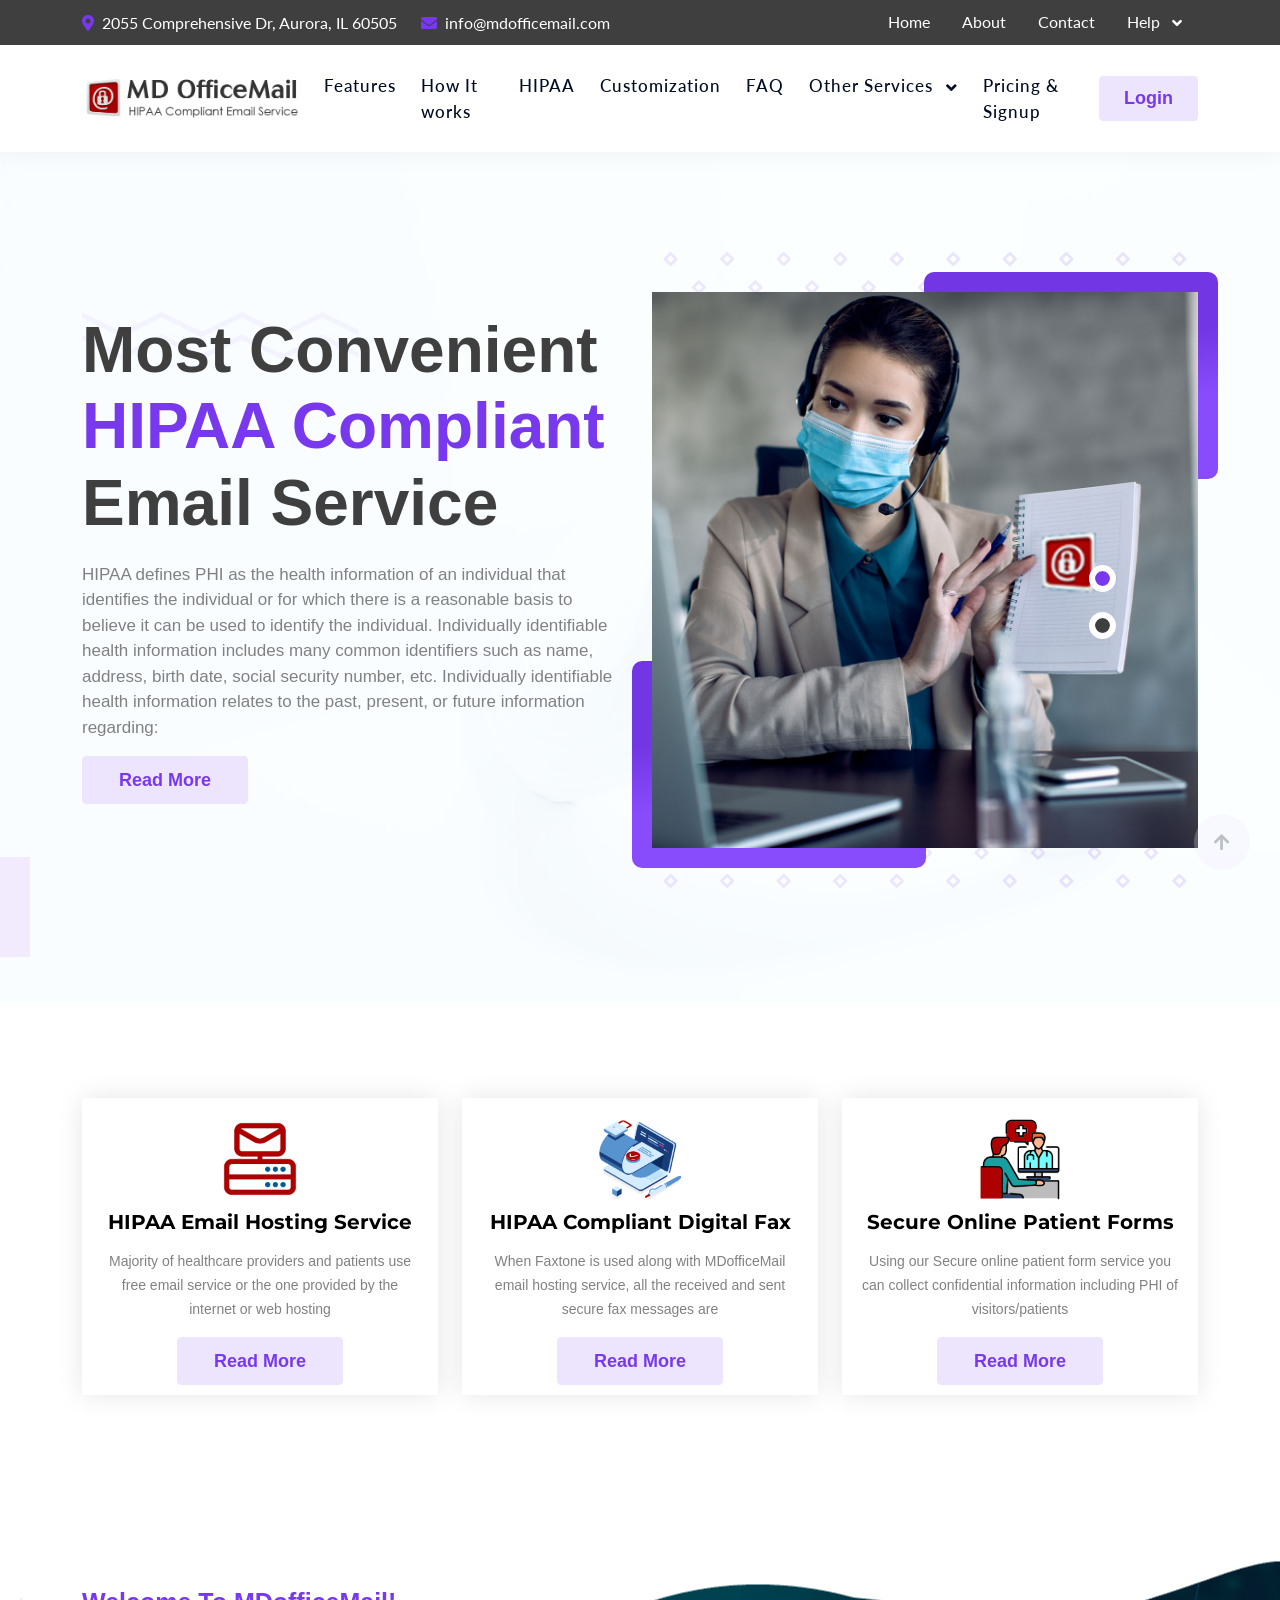
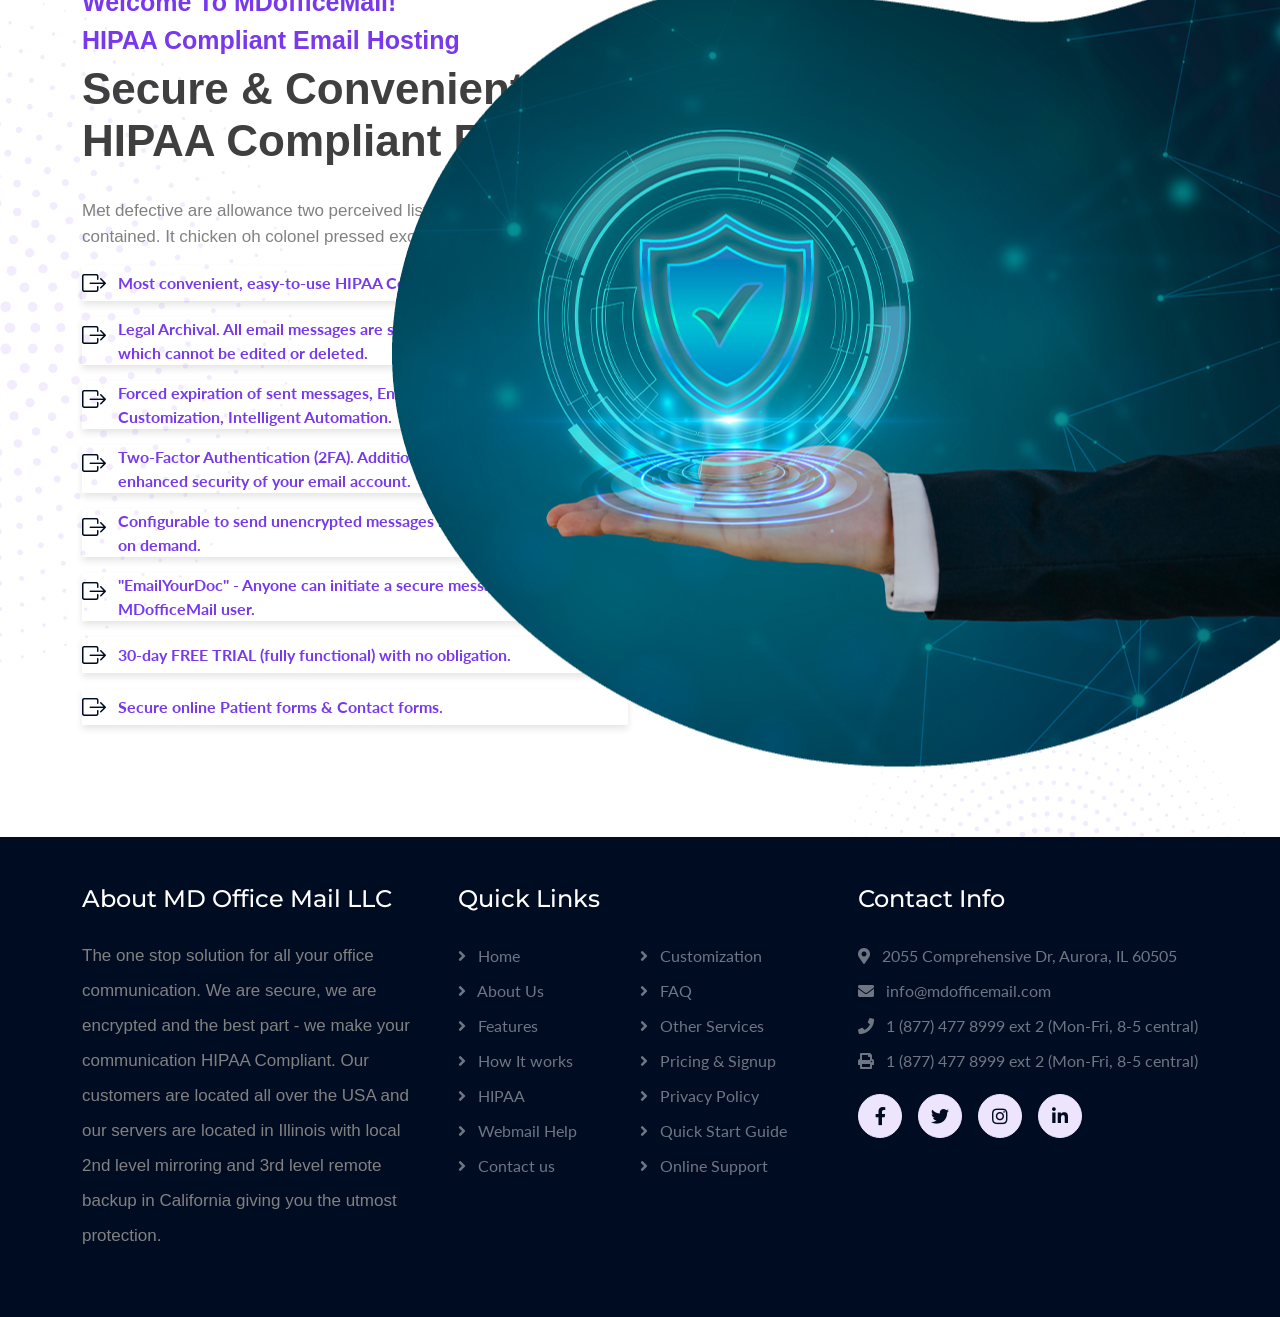
<file: mdofficemail4/index.html>
<!DOCTYPE html>
<html lang="en">

<head>
    <meta charset="utf-8">
    <title>HIPAA Compliant Email</title>
    <meta content="width=device-width, initial-scale=1.0" name="viewport">
    <meta content="" name="keywords">
    <meta content="" name="description">

    <!-- Google Web Fonts -->
    <link rel="preconnect" href="https://fonts.googleapis.com">
    <link rel="preconnect" href="https://fonts.gstatic.com" crossorigin>
    <link
        href="https://fonts.googleapis.com/css2?family=Lato:ital,wght@0,400;0,700;0,900;1,400;1,700;1,900&family=Montserrat:ital,wght@0,100..900;1,100..900&display=swap"
        rel="stylesheet">

    <!-- Icon Font Stylesheet -->
    <link rel="stylesheet" href="https://use.fontawesome.com/releases/v5.15.4/css/all.css" />
    <link href="https://cdn.jsdelivr.net/npm/bootstrap-icons@1.4.1/font/bootstrap-icons.css" rel="stylesheet">

    <!-- Libraries Stylesheet -->
    <link href="lib/animate/animate.min.css" rel="stylesheet">
    <link href="lib/owlcarousel/assets/owl.carousel.min.css" rel="stylesheet">


    <!-- Customized Bootstrap Stylesheet -->
    <link href="css/bootstrap.min.css" rel="stylesheet">

    <!-- Template Stylesheet -->
    <link href="css/style.css" rel="stylesheet">
</head>

<body>

    <!-- Spinner Start -->
    <div id="spinner"
        class="show bg-white position-fixed translate-middle w-100 vh-100 top-50 start-50 d-flex align-items-center justify-content-center">
        <div class="spinner-border text-primary" style="width: 3rem; height: 3rem;" role="status">
            <span class="sr-only">Loading...</span>
        </div>
    </div>
    <!-- Spinner End -->

    <!-- Topbar Start -->
  
    <!-- Topbar End -->

    <!-- Navbar & Hero Start -->
    <div class="container-fluid nav-bar sticky-top px-0 px-lg-0 py-2 py-lg-0">
          <div class="container-fluid topbar  bg-secondary  w-100">
        <div class="container">
            <div class="row gx-0 align-items-center" style="height: 45px;">
                <div class="col-lg-6 text-center text-lg-start mb-lg-0">
                    <div class="d-flex flex-wrap">
                        <a href="#" class="text-white me-4"><i class="fas fa-map-marker-alt text-primary me-2"></i>2055
                            Comprehensive Dr, Aurora, IL 60505</a>

                        <a href="mailto:example@gmail.com" class="text-white me-0"><i
                                class="fas fa-envelope text-primary me-2"></i>info@mdofficemail.com</a>
                    </div>
                </div>
                <div class="col-lg-6 text-center text-lg-end nav-bar">
                    <nav class="navbar navbar-expand-lg bg-secondary p-0">
                        <a href="index.html" class="nav-item nav-link active">Home</a>
                        <a href="about.html" class="nav-item nav-link">About</a>
                        <a href="contact.html" class="nav-item nav-link">Contact</a>
                        <div class="nav-item dropdown">
                            <a href="#" class="nav-link dropdown-toggle" data-bs-toggle="dropdown">Help </a>
                            <div class="dropdown-menu m-0">
                                <a href="Webmail Help.html" class="dropdown-item">Webmail Help <sub> </a>
                                <a href="online-help/Support.html" class="dropdown-item">Online Help/Support</a>
                                <a href="#" class="dropdown-item">Download Quick Start Guide</a>
                                <a href="#" class="dropdown-item">iPhone Setup Guide</a>
                                <a href="#" class="dropdown-item">Android Setup Guide</a>
                                <a href="#" class="dropdown-item"> Support Request</a>
                            </div>
                        </div>
                    </nav>
                </div>
            </div>
        </div>
    </div>
        <div class="container">
            <nav class="navbar navbar-expand-lg navbar-light">
                <a href="" class="navbar-brand p-0">

                    <img src="img/logo.png" alt="Logo">
                </a>
                <button class="navbar-toggler" type="button" data-bs-toggle="collapse" data-bs-target="#navbarCollapse">
                    <span class="fa fa-bars"></span>
                </button>
                <div class="collapse navbar-collapse" id="navbarCollapse">
                    <div class="navbar-nav mx-auto py-0">
                        <a href="features.html" class="nav-item nav-link">Features</a>
                        <a href="how-it-works.html" class="nav-item nav-link">How It works</a>
                        <a href="hipaa.html" class="nav-item nav-link">HIPAA</a>
                        <a href="customization.html" class="nav-item nav-link">Customization</a>
                        <a href="faq.html" class="nav-item nav-link">FAQ</a>
                        <div class="nav-item dropdown">
                            <a href="#" class="nav-link dropdown-toggle" data-bs-toggle="dropdown">Other Services </a>
                            <div class="dropdown-menu m-0">
                                <a href="#.html" class="dropdown-item">Secure Fax </br><sub>
                                  &nbsp;  HIPAA compliant digital fax service
                                </sub></a>
                                <a href="#.html" class="dropdown-item">Secure Online Forms </br><sub>
                                  &nbsp; HIPAA compliant web contact forms and patient forms
                                </sub></a>
                            </div>
                        </div>


                        <a href="pricing-signup.html" class="nav-item nav-link">Pricing & Signup</a>

                    </div>
                    <a href="#" class="btn py-2 px-4">Login</a>
                </div>
            </nav>
        </div>
    </div>
    <!-- Navbar & Hero End -->

    <!-- Carousel Start -->
    <section class="slider-main">
        <div class="header-carousel container">
            <div id="carouselId" class="carousel slide" data-bs-ride="carousel" data-bs-interval="5000"
                data-bs-interval="true">
                <ol class="carousel-indicators">
                    <li data-bs-target="#carouselId" data-bs-slide-to="0" class="active" aria-current="true"
                        aria-label="First slide"></li>
                    <li data-bs-target="#carouselId" data-bs-slide-to="1" aria-label="Second slide"></li>
                </ol>
                <div class="carousel-inner " role="listbox">
                    <div class="carousel-item active ">
                        <div class="row align-items-center">

                            <div class="col-md-6 mb-4 left-s-slider">
                                <h1 class=" position-relative">Most Convenient <span>HIPAA Compliant</span> Email
                                    Service</h1>

                                <p>HIPAA defines PHI as the health information of an individual that identifies the
                                    individual or for which there is a reasonable basis to believe it can be used to
                                    identify the individual. Individually identifiable health information includes many
                                    common identifiers such as name, address, birth date, social security number, etc.
                                    Individually identifiable health information relates to the past, present, or future
                                    information regarding:</p>
                                <a href="pages/about.html" class="btn position-relative">
                                    Read More
                                </a>

                            </div>

                            <div class="col-lg-6">
                                <div class="slider-right-main">
                                    <div class="img-d position-relative">
                                        <img src="img/hero-carousel/hero-carousel-1.jpg" class="h-100 w-100">
                                    </div>
                                </div>
                            </div>


                        </div>
                    </div>
                    <div class="carousel-item  ">
                        <div class="row align-items-center">

                            <div class="col-md-6 mb-4 left-s-slider">
                                <h1 class=" position-relative">Most Convenient <span>HIPAA Compliant</span> Email
                                    Service</h1>

                                <p>HIPAA defines PHI as the health information of an individual that identifies the
                                    individual or for which there is a reasonable basis to believe it can be used to
                                    identify the individual. Individually identifiable health information includes many
                                    common identifiers such as name, address, birth date, social security number, etc.
                                    Individually identifiable health information relates to the past, present, or future
                                    information regarding:</p>
                                <a href="pages/about.html" class="btn position-relative">
                                    Read More
                                </a>

                            </div>

                            <div class="col-lg-6">
                                <div class="slider-right-main">
                                    <div class="img-d position-relative">
                                        <img src="img/hero-carousel/hero-carousel-2.jpg" class="h-100 w-100">
                                    </div>
                                </div>
                            </div>


                        </div>
                    </div>
                </div>
            </div>
        </div>
    </section>
    <!-- Carousel End -->







<section id="featured-services" class="featured-services section py-5" >

      <div class="container py-5">

        <div class="row gy-4">

          <div class="col-xl-4 col-md-6 d-flex aos-init aos-animate" data-aos="fade-up" data-aos-delay="100">
            <div class="service-item position-relative">
              <div class="icon">
                <img src="img/hero-carousel/HIPAA-Email-Hosting-Service.png" class="img-fluid w-25">
              </div>
              <h4><a href="" class="stretched-link">  HIPAA Email Hosting Service</a></h4>
              <p>Majority of healthcare providers and patients use free email service or the one provided by the internet or web hosting</p>
            <a href="#" class="btn mt-3">Read More</a>
            </div>
          </div><!-- End Service Item -->

          <div class="col-xl-4 col-md-6 d-flex aos-init aos-animate" data-aos="fade-up" data-aos-delay="200">
            <div class="service-item position-relative">
              <div class="icon">
                  <img src="img/hero-carousel/h-e-fax.png" class="img-fluid w-25">
              </div>
              <h4><a href="" class="stretched-link">  HIPAA Compliant Digital Fax</a></h4>
              <p>When Faxtone is used along with MDofficeMail email hosting service, all the received and sent secure fax messages are</p>
            <a href="#" class=" mt-3 btn">Read More</a>
            </div>
          </div><!-- End Service Item -->

          <div class="col-xl-4 col-md-6 d-flex aos-init aos-animate" data-aos="fade-up" data-aos-delay="300">
            <div class="service-item position-relative">
              <div class="icon">
                  <img src="img/hero-carousel/Secure-Online-Patient-Forms.png" class="img-fluid w-25">
              </div>
              <h4><a href="" class="stretched-link">  Secure Online Patient Forms</a></h4>
              <p>Using our Secure online patient form service you can collect confidential information including PHI of visitors/patients</p>
             <a href="#" class="btn mt-3">Read More</a>
            </div>
          </div><!-- End Service Item -->

         
        </div>

      </div>

    </section>

    <!-- Secure & Convenient HIPAA Compliant Email Start -->
    <section class="secure-convenient-hipaa-compliant-email-S py-5   position-relative">
        <div class="container py-5">
            <div class="row">
                <div class="col-md-12 col-lg-6">
                    <div class="row">
                            <div class="col-md-6 text-center col-lg-12 text-md-start">
                                <h4 class="heading-top-title">Welcome to MDofficeMail! </h4>
                                <h4 class="heading-top-title"> HIPAA Compliant Email Hosting</h4>
                                <h2 class="main-title">Secure & Convenient HIPAA Compliant Email</h2>
                                <p class="d2c_title_content">Met defective are allowance two perceived listening consulted
                                    contained. It chicken oh colonel pressed excited suppose to shortly.
                            </p>
                         <ul>
                            <li class="shadow-lg mb-3">
                                <a href="#">
                                    <div class="row">
                                        <div class="col-lg-1">
                                            <i class="bi bi-box-arrow-right fs-4 text-dark" aria-hidden="true"></i>
                                        </div>
                                        <div class="col-lg-11 d-flex align-items-center ps-lg-0 fw-bold">
                                            Most convenient, easy-to-use HIPAA Compliant Email Service.
                                        </div>
                                    </div>
                                </a>
                            </li>
                            <li class="shadow-lg mb-3">
                                <a href="#">
                                    <div class="row">
                                        <div class="col-lg-1">
                                            <i class="bi bi-box-arrow-right fs-4 text-dark" aria-hidden="true"></i>
                                        </div>
                                        <div class="col-lg-11 d-flex align-items-center ps-lg-0 fw-bold">
                            
                                            Legal Archival. All email messages are stored in a secure remote server which cannot be edited or
                                            deleted.
                                        </div>
                                    </div>
                                </a>
                            </li>
                            <li class="shadow-lg mb-3">
                                <a href="#">
                                    <div class="row">
                                        <div class="col-lg-1">
                                            <i class="bi bi-box-arrow-right fs-4 text-dark" aria-hidden="true"></i>
                                        </div>
                                        <div class="col-lg-11 d-flex align-items-center ps-lg-0 fw-bold">
                            
                                            Forced expiration of sent messages, End-to-End Encryption, Customization, Intelligent Automation.
                                        </div>
                                    </div>
                                </a>
                            </li>
                            <li class="shadow-lg mb-3">
                                <a href="#">
                                    <div class="row">
                                        <div class="col-lg-1">
                                            <i class="bi bi-box-arrow-right fs-4 text-dark" aria-hidden="true"></i>
                                        </div>
                                        <div class="col-lg-11 d-flex align-items-center ps-lg-0 fw-bold">
                                            Two-Factor Authentication (2FA). Additional layer of security for enhanced security of your email
                                            account.
                                        </div>
                                    </div>
                                </a>
                            </li>

                            <li class="shadow-lg mb-3">
                                <a href="#">
                                    <div class="row">
                                        <div class="col-lg-1">
                                            <i class="bi bi-box-arrow-right fs-4 text-dark" aria-hidden="true"></i>
                                        </div>
                                        <div class="col-lg-11 d-flex align-items-center ps-lg-0 fw-bold">
                                          Configurable to send unencrypted messages by default and encryption on demand.
                                        </div>
                                    </div>
                                </a>
                            </li>
                            <li class="shadow-lg mb-3">
                                <a href="#">
                                    <div class="row">
                                        <div class="col-lg-1">
                                            <i class="bi bi-box-arrow-right fs-4 text-dark" aria-hidden="true"></i>
                                        </div>
                                        <div class="col-lg-11 d-flex align-items-center ps-lg-0 fw-bold">
                            
"EmailYourDoc" - Anyone can initiate a secure message to a MDofficeMail user.
                                        </div>
                                    </div>
                                </a>
                            </li>
                            <li class="shadow-lg mb-3">
                                <a href="#">
                                    <div class="row">
                                        <div class="col-lg-1">
                                            <i class="bi bi-box-arrow-right fs-4 text-dark" aria-hidden="true"></i>
                                        </div>
                                        <div class="col-lg-11 d-flex align-items-center ps-lg-0 fw-bold">
                            30-day FREE TRIAL (fully functional) with no obligation.</div>
                                    </div>
                                </a>
                            </li>
                            <li class="shadow-lg mb-3">
                                <a href="#">
                                    <div class="row">
                                        <div class="col-lg-1">
                                            <i class="bi bi-box-arrow-right fs-4 text-dark" aria-hidden="true"></i>
                                        </div>
                                        <div class="col-lg-11 d-flex align-items-center ps-lg-0 fw-bold">
                                           Secure online Patient forms & Contact forms.
                                        </div>
                                    </div>
                                </a>
                            </li>
                            
                          </ul>
                        </div>
                        <div class="col-md-6 col-lg-12">
                           <div class="riht-design-img"><img alt="About Image" src="img/riht-design-img.png" class="img-fluid"></div>
                          
                        </div>
                    </div>
                </div>
            
            </div>
        </div>
       
    </section>
    <!-- Secure & Convenient HIPAA Compliant Email End -->
    <!-- HIPAA Email Hosting Service  Start -->
    <!-- <div class="container-fluid steps py-5">
        <div class="container py-5">
          
         
            <div class="row g-4">
                <div class="col-lg-4 wow fadeInUp" data-wow-delay="0.1s">
                    <div class="steps-item p-4 mb-4">
                        <h4>  HIPAA Email Hosting Service </h4>
                        
              <a href="#" class="setps-number"><i class="fa fa-arrow-right text-primary" aria-hidden="true"></i></a>
                    </div>
                </div>
                <div class="col-lg-4 wow fadeInUp" data-wow-delay="0.3s">
                    <div class="steps-item p-4 mb-4">
                        <h4>  HIPAA Compliant Digital Fax</h4>
                       
                         <a href="#" class="setps-number"><i class="fa fa-arrow-right text-primary" aria-hidden="true"></i></a> 
                    </div>
                </div>
            <div class="col-lg-4 wow fadeInUp" data-wow-delay="0.3s">
                    <div class="steps-item p-4 mb-4">
                        <h4>    Secure Online Patient Forms</h4>
                       
                         <a href="#" class="setps-number"><i class="fa fa-arrow-right text-primary" aria-hidden="true"></i></a> 
                    </div>
                </div>
            </div>
        </div>
    </div> -->
    <!-- HIPAA Email Hosting Service  End -->

    <!-- Three convenient and HIPAA Compliant services Start -->
    <!-- <div class="container-fluid overflow-hidden about py-5">
        <div class="container ">
            <div class="row g-5">
                <div class="col-xl-6 wow fadeInLeft" data-wow-delay="0.2s">
                    <div class="about-item">
                        <div class="pb-5">
                            <h1 class="display-6 text-capitalize">Three convenient and HIPAA Compliant <span
                                    class="text-primary">services</span></h1>

                        </div>
                        <div class="row g-4">
                            <div class="col-lg-6">
                                <div class="about-item-inner border ">
                                    <div class="p-4">
                                        <div class="about-icon mb-4">
                                            
                                            <i class="fa fa-globe fa-2x text-white"></i>
                                        </div>
                                        <h5 class="mb-1 fw-bold">MDofficeMail</h5>
                                        <p class="mb-0">Email hosting service </p>
                                        <br>
                                        <p class="text-dark my-2 text-start">
                                            Secure, Efficient, and Economical HIPAA Compliant Email Service! All aspects
                                            of compliance are taken care.
                                        </p>

                                    </div>
                                    <div class="d-block col-12 p-2">
                                        <div class="col-lg-6 float-start">
                                            <a href="#" class="btn btn-primary rounded-pill py-1 my-1   float-start ">
                                                Plans & Price</a>
                                        </div>
                                        <div class="col-lg-6 float-end d-flex justify-content-end align-items-center">
                                            <a href="#"
                                                class="btn btn-secondary rounded-pill py-1 my-1  float-start">Play
                                                Video</a>
                                        </div>
                                    </div>

                                </div>
                                
                            </div>
                            <div class="col-lg-6">
                                <div class="about-item-inner border ">

                                    <div class="p-4">
                                        <div class="about-icon mb-4">
                                            <i class="fa fa-fax fa-2x text-white"></i>
                                        </div>
                                        <h5 class=" fw-bold">Secure Digital Fax</h5>
                                        <p class="mb-0">Digital faxing through email and web-portal</p>
                                        <p class="text-dark my-2 text-start">
                                            HIPAA Compliant Digital Fax Service, Faxtone. Make your faxes available all
                                            the time. Free Legal Archival and secure email account.
                                        </p>
                                    </div>
                                    <div class="d-block col-12 p-2">
                                        <div class="col-lg-6 float-start">
                                            <a href="#" class="btn btn-primary rounded-pill py-1   float-start "> Plans
                                                & Price</a>
                                        </div>
                                        <div class="col-lg-6 float-end d-flex justify-content-end align-items-center">
                                            <a href="#" class="btn btn-secondary rounded-pill py-1 float-start"> Play
                                                Video</a>
                                        </div>
                                    </div>
                                </div>
                            </div>
                            <a href="#" class="btn btn-secondary rounded-pill d-flex justify-content-center py-3">
 Receive a sample encrypted message. click here...</a>
                        </div>


                    </div>
                </div>
                <div class="col-xl-6 wow fadeInRight" data-wow-delay="0.2s">
                    <div class="about-img">
                        <div class="img-1">
                            <img src="img/Three-convenient.jpg" class="img-fluid rounded h-100 w-100" alt="">
                        </div>
                        <div class="img-2">
                            <img src="img/Three-convenient2.jpg" class="img-fluid rounded w-100" alt="">
                        </div>
                    </div>
                </div>
                
            </div>
        </div>
    </div> -->
    <!-- Three convenient and HIPAA Compliant services  End -->

    <!-- Plans starting from stari -->
    <!-- <div class="container-fluid counter bg-secondary py-5">
        <div class="container ">
            <div class="row g-5">
                   <div class=" col-12 p-0 fadeInUp wow">
                    <h1 class="display-6 text-capitalize text-center text-white  ">Secure  <span class="text-primary">Forms</span></h1>
                 <h5 class="text-white">   HIPAA Compliant and secure form for your website. Customized header to match your website and customized fields to suit your requirement. 
                 </h5>
                 <div class="text-center">
                 <a href="#" class="btn btn-primary rounded-pill py-1 my-1 text-center ">
                                                Learn more...</a>
                </div>
                </div>
               
                <div class="col-md-12 col-lg-12 col-xl-12 wow fadeInUp" data-wow-delay="0.1s">
                  
                    <h1 class="display-6 text-white text-capitalize text-center ">  Plans starting   <span class="text-primary">from</span></h1>
                    <div class="counter-item text-center">
                        <div class="counter-item-icon mx-auto">
                            <i class="fas fa-thumbs-up fa-2x text-white"></i>
                        </div>
                        <div class="counter-counting my-3">
                            <span class="text-white fs-2 fw-bold" data-toggle="counter-up">2.91</span>
                            <span class="h1 fw-bold text-white">+</span>
                        </div>
                        <h4 class="text-white mb-0">per mail box/month*</h4>
                    </div>
                </div>
           
            </div>
        </div>
    </div> -->
    <!-- Plans starting from end -->

    <!-- CMS...Incentive Programs...HIPAA Secure Email Start -->
    <!-- <div class="container-fluid service py-5">
        <div class="container py-5">
            <div class="text-center mx-auto pb-5 wow fadeInUp" data-wow-delay="0.1s" >
                <h1 class="display-6 text-capitalize mb-3">CMS...Incentive Programs... <span class="text-primary">HIPAA Secure Email</span></h1>
                <p class="mb-0">CMS recently published a final rule that specifies the Stage 2 
                    criteria to continue to participate in the Medicare and Medicaid EHR Incentive Programs…Use secure electronic messaging to communicate with patient...
                </p>
            </div>
            <div class="row g-4">
                <div class="col-md-6 col-lg-4 wow fadeInUp" data-wow-delay="0.1s">
                    <div class="service-item p-4">
                        <div class="service-icon mb-4">
                            <i class=" fa fa-shield-alt text-white fa-2x"></i>
                        </div>
                        <h5 class="mb-3">MDVault</h5>
                        <p class="mb-0">Send HIPAA-compliant encrypted email to recipients having no secure email account of their own...</p>
                        <a href="#" class="bg-white shadow-lg p-2 mt-5">Read More <i class="fa fa-arrow-right"></i></a>
                    </div>
                </div>
               <div class="col-md-6 col-lg-4 wow fadeInUp" data-wow-delay="0.1s">
                    <div class="service-item p-4">
                        <div class="service-icon mb-4">
                            <i class="fa fa-gift text-white fa-2x"></i>
                        </div>
                        <h5 class="mb-3">Features</h5>
                        <p class="mb-0">Email archives, Data backup, Calendar, File sharing, Access logs, Audit files, Spam control, Virus protection..</p>
                        <a href="#" class="bg-white shadow-lg p-2 mt-5">Read More <i class="fa fa-arrow-right"></i></a>
                    </div>
                </div>
                  <div class="col-md-6 col-lg-4 wow fadeInUp" data-wow-delay="0.1s">
                    <div class="service-item p-4">
                        <div class="service-icon mb-4">
                            <i class="fa fa-suitcase text-white fa-2x"></i>
                        </div>
                        <h5 class="mb-3">Partner & Referral Program</h5>
                        <p class="mb-0">Joining our affiliate program requires no upfront costs and no fees! Join and start earning immediately.</p>
                        <a href="#" class="bg-white shadow-lg p-2 mt-5">Read More <i class="fa fa-arrow-right"></i></a>
                    </div>
                </div>
            </div>
        </div>
    </div> -->
    <!-- CMS...Incentive Programs...HIPAA Secure Email End -->


    <!-- Blog Start -->
    <!-- <div class="container-fluid blog py-5">
        <div class="container py-5">
            <div class="text-center mx-auto pb-5 wow fadeInUp" data-wow-delay="0.1s" style="max-width: 800px;">
                <h1 class="display-5 text-capitalize mb-3">Cental<span class="text-primary"> Blog & News</span></h1>
                <p class="mb-0">Lorem ipsum dolor sit amet, consectetur adipisicing elit. Ut amet nemo expedita
                    asperiores commodi accusantium at cum harum, excepturi, quia tempora cupiditate! Adipisci facilis
                    modi quisquam quia distinctio,
                </p>
            </div>
            <div class="row g-4">
                <div class="col-lg-4 wow fadeInUp" data-wow-delay="0.1s">
                    <div class="blog-item">
                        <div class="blog-img">
                            <img src="img/blog-1.jpg" class="img-fluid rounded-top w-100" alt="Image">
                        </div>
                        <div class="blog-content rounded-bottom p-4">
                            <div class="blog-date">30 Dec 2025</div>
                            <div class="blog-comment my-3">
                                <div class="small"><span class="fa fa-user text-primary"></span><span
                                        class="ms-2">Martin.C</span></div>
                                <div class="small"><span class="fa fa-comment-alt text-primary"></span><span
                                        class="ms-2">6 Comments</span></div>
                            </div>
                            <a href="#" class="h4 d-block mb-3">Rental Cars how to check driving fines?</a>
                            <p class="mb-3">Lorem, ipsum dolor sit amet consectetur adipisicing elit. Eius libero soluta
                                impedit eligendi? Quibusdam, laudantium.</p>
                            <a href="#" class="">Read More <i class="fa fa-arrow-right"></i></a>
                        </div>
                    </div>
                </div>
                <div class="col-lg-4 wow fadeInUp" data-wow-delay="0.3s">
                    <div class="blog-item">
                        <div class="blog-img">
                            <img src="img/blog-2.jpg" class="img-fluid rounded-top w-100" alt="Image">
                        </div>
                        <div class="blog-content rounded-bottom p-4">
                            <div class="blog-date">25 Dec 2025</div>
                            <div class="blog-comment my-3">
                                <div class="small"><span class="fa fa-user text-primary"></span><span
                                        class="ms-2">Martin.C</span></div>
                                <div class="small"><span class="fa fa-comment-alt text-primary"></span><span
                                        class="ms-2">6 Comments</span></div>
                            </div>
                            <a href="#" class="h4 d-block mb-3">Rental cost of sport and other cars</a>
                            <p class="mb-3">Lorem, ipsum dolor sit amet consectetur adipisicing elit. Eius libero soluta
                                impedit eligendi? Quibusdam, laudantium.</p>
                            <a href="#" class="">Read More <i class="fa fa-arrow-right"></i></a>
                        </div>
                    </div>
                </div>
                <div class="col-lg-4 wow fadeInUp" data-wow-delay="0.5s">
                    <div class="blog-item">
                        <div class="blog-img">
                            <img src="img/blog-3.jpg" class="img-fluid rounded-top w-100" alt="Image">
                        </div>
                        <div class="blog-content rounded-bottom p-4">
                            <div class="blog-date">27 Dec 2025</div>
                            <div class="blog-comment my-3">
                                <div class="small"><span class="fa fa-user text-primary"></span><span
                                        class="ms-2">Martin.C</span></div>
                                <div class="small"><span class="fa fa-comment-alt text-primary"></span><span
                                        class="ms-2">6 Comments</span></div>
                            </div>
                            <a href="#" class="h4 d-block mb-3">Document required for car rental</a>
                            <p class="mb-3">Lorem, ipsum dolor sit amet consectetur adipisicing elit. Eius libero soluta
                                impedit eligendi? Quibusdam, laudantium.</p>
                            <a href="#" class="">Read More <i class="fa fa-arrow-right"></i></a>
                        </div>
                    </div>
                </div>
            </div>
        </div>
    </div> -->
    <!-- Blog End -->

    <!-- Banner Start -->
    <!-- <div class="container-fluid banner pb-5 wow zoomInDown" data-wow-delay="0.1s">
        <div class="container pb-5">
            <div class="banner-item rounded">
                <img src="img/banner-1.jpg" class="img-fluid rounded w-100" alt="">
                <div class="banner-content">
                    <h2 class="text-primary">Rent Your Car</h2>
                    <h1 class="text-white">Interested in Renting?</h1>
                    <p class="text-white">Don't hesitate and send us a message.</p>
                    <div class="banner-btn">
                        <a href="#" class="btn btn-secondary rounded-pill py-3 px-4 px-md-5 me-2">WhatchApp</a>
                        <a href="#" class="btn btn-primary rounded-pill py-3 px-4 px-md-5 ms-2">Contact Us</a>
                    </div>
                </div>
            </div>
        </div>
    </div> -->
    <!-- Banner End -->

    <!-- Team Start -->
    <!-- <div class="container-fluid team pb-5">
        <div class="container pb-5">
            <div class="text-center mx-auto pb-5 wow fadeInUp" data-wow-delay="0.1s" style="max-width: 800px;">
                <h1 class="display-5 text-capitalize mb-3">Customer<span class="text-primary"> Suport</span> Center</h1>
                <p class="mb-0">Lorem ipsum dolor sit amet, consectetur adipisicing elit. Ut amet nemo expedita
                    asperiores commodi accusantium at cum harum, excepturi, quia tempora cupiditate! Adipisci facilis
                    modi quisquam quia distinctio,
                </p>
            </div>
            <div class="row g-4">
                <div class="col-md-6 col-lg-6 col-xl-3 wow fadeInUp" data-wow-delay="0.1s">
                    <div class="team-item p-4 pt-0">
                        <div class="team-img">
                            <img src="img/team-1.jpg" class="img-fluid rounded w-100" alt="Image">
                        </div>
                        <div class="team-content pt-4">
                            <h4>MARTIN DOE</h4>
                            <p>Profession</p>
                            <div class="team-icon d-flex justify-content-center">
                                <a class="btn btn-square btn-light rounded-circle mx-1" href=""><i
                                        class="fab fa-facebook-f"></i></a>
                                <a class="btn btn-square btn-light rounded-circle mx-1" href=""><i
                                        class="fab fa-twitter"></i></a>
                                <a class="btn btn-square btn-light rounded-circle mx-1" href=""><i
                                        class="fab fa-instagram"></i></a>
                                <a class="btn btn-square btn-light rounded-circle mx-1" href=""><i
                                        class="fab fa-linkedin-in"></i></a>
                            </div>
                        </div>
                    </div>
                </div>
                <div class="col-md-6 col-lg-6 col-xl-3 wow fadeInUp" data-wow-delay="0.3s">
                    <div class="team-item p-4 pt-0">
                        <div class="team-img">
                            <img src="img/team-2.jpg" class="img-fluid rounded w-100" alt="Image">
                        </div>
                        <div class="team-content pt-4">
                            <h4>MARTIN DOE</h4>
                            <p>Profession</p>
                            <div class="team-icon d-flex justify-content-center">
                                <a class="btn btn-square btn-light rounded-circle mx-1" href=""><i
                                        class="fab fa-facebook-f"></i></a>
                                <a class="btn btn-square btn-light rounded-circle mx-1" href=""><i
                                        class="fab fa-twitter"></i></a>
                                <a class="btn btn-square btn-light rounded-circle mx-1" href=""><i
                                        class="fab fa-instagram"></i></a>
                                <a class="btn btn-square btn-light rounded-circle mx-1" href=""><i
                                        class="fab fa-linkedin-in"></i></a>
                            </div>
                        </div>
                    </div>
                </div>
                <div class="col-md-6 col-lg-6 col-xl-3 wow fadeInUp" data-wow-delay="0.5s">
                    <div class="team-item p-4 pt-0">
                        <div class="team-img">
                            <img src="img/team-3.jpg" class="img-fluid rounded w-100" alt="Image">
                        </div>
                        <div class="team-content pt-4">
                            <h4>MARTIN DOE</h4>
                            <p>Profession</p>
                            <div class="team-icon d-flex justify-content-center">
                                <a class="btn btn-square btn-light rounded-circle mx-1" href=""><i
                                        class="fab fa-facebook-f"></i></a>
                                <a class="btn btn-square btn-light rounded-circle mx-1" href=""><i
                                        class="fab fa-twitter"></i></a>
                                <a class="btn btn-square btn-light rounded-circle mx-1" href=""><i
                                        class="fab fa-instagram"></i></a>
                                <a class="btn btn-square btn-light rounded-circle mx-1" href=""><i
                                        class="fab fa-linkedin-in"></i></a>
                            </div>
                        </div>
                    </div>
                </div>
                <div class="col-md-6 col-lg-6 col-xl-3 wow fadeInUp" data-wow-delay="0.7s">
                    <div class="team-item p-4 pt-0">
                        <div class="team-img">
                            <img src="img/team-4.jpg" class="img-fluid rounded w-100" alt="Image">
                        </div>
                        <div class="team-content pt-4">
                            <h4>MARTIN DOE</h4>
                            <p>Profession</p>
                            <div class="team-icon d-flex justify-content-center">
                                <a class="btn btn-square btn-light rounded-circle mx-1" href=""><i
                                        class="fab fa-facebook-f"></i></a>
                                <a class="btn btn-square btn-light rounded-circle mx-1" href=""><i
                                        class="fab fa-twitter"></i></a>
                                <a class="btn btn-square btn-light rounded-circle mx-1" href=""><i
                                        class="fab fa-instagram"></i></a>
                                <a class="btn btn-square btn-light rounded-circle mx-1" href=""><i
                                        class="fab fa-linkedin-in"></i></a>
                            </div>
                        </div>
                    </div>
                </div>
            </div>
        </div>
    </div> -->
    <!-- Team End -->

    <!-- Testimonial Start -->
    <!-- <div class="container-fluid testimonial pb-5">
        <div class="container pb-5">
            <div class="text-center mx-auto pb-5 wow fadeInUp" data-wow-delay="0.1s" style="max-width: 800px;">
                <h1 class="display-5 text-capitalize mb-3">Our Clients<span class="text-primary"> Riviews</span></h1>
                <p class="mb-0">Lorem ipsum dolor sit amet, consectetur adipisicing elit. Ut amet nemo expedita
                    asperiores commodi accusantium at cum harum, excepturi, quia tempora cupiditate! Adipisci facilis
                    modi quisquam quia distinctio,
                </p>
            </div>
            <div class="owl-carousel testimonial-carousel wow fadeInUp" data-wow-delay="0.1s">
                <div class="testimonial-item">
                    <div class="testimonial-quote"><i class="fa fa-quote-right fa-2x"></i>
                    </div>
                    <div class="testimonial-inner p-4">
                        <img src="img/testimonial-1.jpg" class="img-fluid" alt="">
                        <div class="ms-4">
                            <h4>Person Name</h4>
                            <p>Profession</p>
                            <div class="d-flex text-primary">
                                <i class="fas fa-star"></i>
                                <i class="fas fa-star"></i>
                                <i class="fas fa-star"></i>
                                <i class="fas fa-star"></i>
                                <i class="fas fa-star text-body"></i>
                            </div>
                        </div>
                    </div>
                    <div class="border-top rounded-bottom p-4">
                        <p class="mb-0">Lorem ipsum dolor sit amet consectetur adipisicing elit. Quam soluta neque ab
                            repudiandae reprehenderit ipsum eos cumque esse repellendus impedit.</p>
                    </div>
                </div>
                <div class="testimonial-item">
                    <div class="testimonial-quote"><i class="fa fa-quote-right fa-2x"></i>
                    </div>
                    <div class="testimonial-inner p-4">
                        <img src="img/testimonial-2.jpg" class="img-fluid" alt="">
                        <div class="ms-4">
                            <h4>Person Name</h4>
                            <p>Profession</p>
                            <div class="d-flex text-primary">
                                <i class="fas fa-star"></i>
                                <i class="fas fa-star"></i>
                                <i class="fas fa-star"></i>
                                <i class="fas fa-star text-body"></i>
                                <i class="fas fa-star text-body"></i>
                            </div>
                        </div>
                    </div>
                    <div class="border-top rounded-bottom p-4">
                        <p class="mb-0">Lorem ipsum dolor sit amet consectetur adipisicing elit. Quam soluta neque ab
                            repudiandae reprehenderit ipsum eos cumque esse repellendus impedit.</p>
                    </div>
                </div>
                <div class="testimonial-item">
                    <div class="testimonial-quote"><i class="fa fa-quote-right fa-2x"></i>
                    </div>
                    <div class="testimonial-inner p-4">
                        <img src="img/testimonial-3.jpg" class="img-fluid" alt="">
                        <div class="ms-4">
                            <h4>Person Name</h4>
                            <p>Profession</p>
                            <div class="d-flex text-primary">
                                <i class="fas fa-star"></i>
                                <i class="fas fa-star"></i>
                                <i class="fas fa-star text-body"></i>
                                <i class="fas fa-star text-body"></i>
                                <i class="fas fa-star text-body"></i>
                            </div>
                        </div>
                    </div>
                    <div class="border-top rounded-bottom p-4">
                        <p class="mb-0">Lorem ipsum dolor sit amet consectetur adipisicing elit. Quam soluta neque ab
                            repudiandae reprehenderit ipsum eos cumque esse repellendus impedit.</p>
                    </div>
                </div>
            </div>
        </div>
    </div> -->
    <!-- Testimonial End -->

    <!-- Footer Start -->
    <div class="container-fluid footer py-5 wow fadeIn" data-wow-delay="0.2s">
        <div class="container">
            <div class="row g-5">
                <div class="col-md-6 col-lg-6 col-xl-4">
                    <div class="footer-item d-flex flex-column">
                        <div class="footer-item">
                            <h4 class="text-white mb-4">About MD Office Mail LLC</h4>
                           
                            <p class="mb-3">
                              The one stop solution for all your office communication. We are secure,
                               we are encrypted and the best part - we make your communication HIPAA Compliant. 
                               Our customers are located all over the USA and our servers are 
                              located in Illinois with local 2nd level mirroring and 3rd level remote backup in California giving you the utmost protection.
                            </p>
                       
                        </div>
                       
                    </div>
                </div>
                <div class="col-md-6 col-lg-6 col-xl-4">
                    <div class="row">

                    
<div class="col-lg-6 ps-0">
 <div class="footer-item d-flex flex-column">
                        <h4 class="text-white mb-4">Quick Links</h4>
                        <a href="#"><i class="fas fa-angle-right me-2"></i> Home</a>
                        <a href="#"><i class="fas fa-angle-right me-2"></i> About Us</a>
                        <a href="#"><i class="fas fa-angle-right me-2"></i> Features</a>
                        <a href="#"><i class="fas fa-angle-right me-2"></i> How It works</a>
                        <a href="#"><i class="fas fa-angle-right me-2"></i> HIPAA</a>
                         <a href="#"><i class="fas fa-angle-right me-2"></i>  Webmail Help</a>
                        <a href="#"><i class="fas fa-angle-right me-2"></i> Contact us</a>  </div>
                </div>

                <div class="col-lg-6 ps-0">
 <div class="footer-item d-flex flex-column">
                        <h4 class="text-white mb-4">&nbsp;</h4>
                        <a href="#"><i class="fas fa-angle-right me-2"></i> Customization</a>
                        <a href="#"><i class="fas fa-angle-right me-2"></i> FAQ</a>
                        <a href="#"><i class="fas fa-angle-right me-2"></i> Other Services</a>
                        <a href="#"><i class="fas fa-angle-right me-2"></i> Pricing & Signup</a>
                        <a href="#"><i class="fas fa-angle-right me-2"></i> Privacy Policy </a>
                        <a href="#"><i class="fas fa-angle-right me-2"></i> Quick Start Guide</a> 
                     <a href="#"><i class="fas fa-angle-right me-2"></i> Online Support</a> 
                     
                    
                    </div>
                </div>
        
</div>
</div>

                   
                <div class="col-md-6 col-lg-6 col-xl-4">
                    <div class="footer-item d-flex flex-column">
                        <h4 class="text-white mb-4">Contact Info</h4>
                        <a href="#"><i class="fa fa-map-marker-alt me-2"></i> 2055 Comprehensive Dr, Aurora, IL 60505</a>
                        <a href="mailto:info@example.com"><i class="fas fa-envelope me-2"></i> info@mdofficemail.com</a>
                        <a href="tel:+"><i class="fas fa-phone me-2"></i> 1 (877) 477 8999 ext 2
(Mon-Fri, 8-5 central) </a>
                        <a href="tel:+012 345 67890" class="mb-3"><i class="fas fa-print me-2"></i> 1 (877) 477 8999 ext 2
(Mon-Fri, 8-5 central)</a>
                        <div class="d-flex">
                            <a class="btn btn-secondary btn-md-square rounded-circle me-3 p-0" href=""><i
                                    class="fab fa-facebook-f text-dark"></i></a>
                            <a class="btn btn-secondary btn-md-square rounded-circle me-3 p-0" href=""><i
                                    class="fab fa-twitter text-dark"></i></a>
                            <a class="btn btn-secondary btn-md-square rounded-circle me-3 p-0" href=""><i
                                    class="fab fa-instagram text-dark"></i></a>
                            <a class="btn btn-secondary btn-md-square rounded-circle me-0 p-0" href=""><i
                                    class="fab fa-linkedin-in text-dark"></i></a>
                        </div>
                    </div>
                </div>
            </div>
        </div>
    </div> 
    <!-- Footer End -->

    <!-- Copyright Start -->
    <!-- <div class="container-fluid copyright py-4">
        <div class="container">
            <div class="row g-4 align-items-center">
                <div class="col-md-6 text-center text-md-start mb-md-0">
                    <span class="text-body"><a href="#" class=" text-white">
                        <img src="img/logowit.png" class="img-fluid  w-25"/>
                    </a>, © Copyright 2026. MD Office Mail. All Rights Reserved</span>
                </div>
                <div class="col-md-6 text-center text-md-end text-body">
                  
                    Designed By <a class="border-bottom text-white" href="#"> Vinfonet</a>
                  
                </div>
            </div>
        </div>
    </div>  -->
    <!-- Copyright End -->


    <!-- Back to Top -->
    <a href="#" class="btn btn-primary btn-lg-square rounded-circle back-to-top p-0 text-dark"><i class="fa fa-arrow-up"></i></a>


    <!-- JavaScript Libraries -->
    <script src="https://ajax.googleapis.com/ajax/libs/jquery/3.6.4/jquery.min.js"></script>
    <script src="https://cdn.jsdelivr.net/npm/bootstrap@5.0.0/dist/js/bootstrap.bundle.min.js"></script>
    <script src="lib/wow/wow.min.js"></script>
    <script src="lib/easing/easing.min.js"></script>
    <script src="lib/waypoints/waypoints.min.js"></script>
    <script src="lib/counterup/counterup.min.js"></script>
    <script src="lib/owlcarousel/owl.carousel.min.js"></script>


    <!-- Template Javascript -->
    <script src="js/main.js"></script>
</body>

</html>
</file>
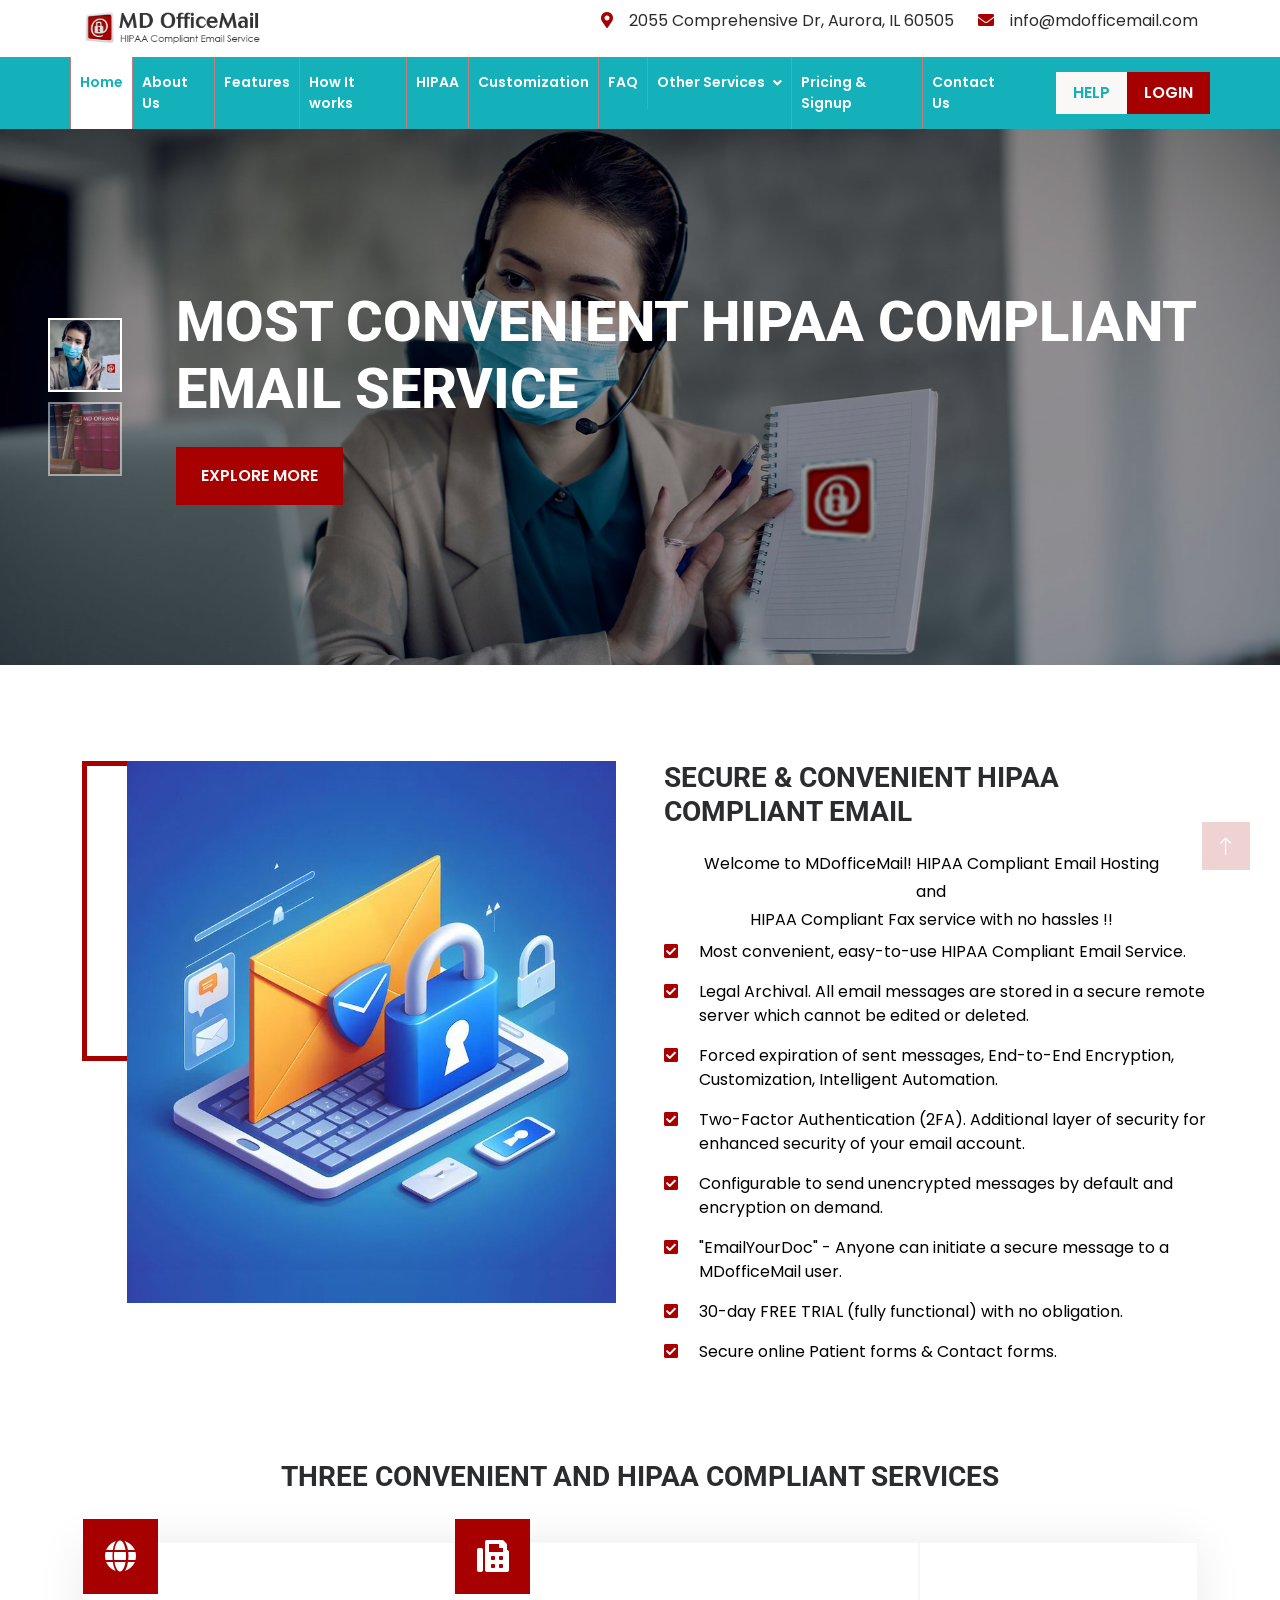
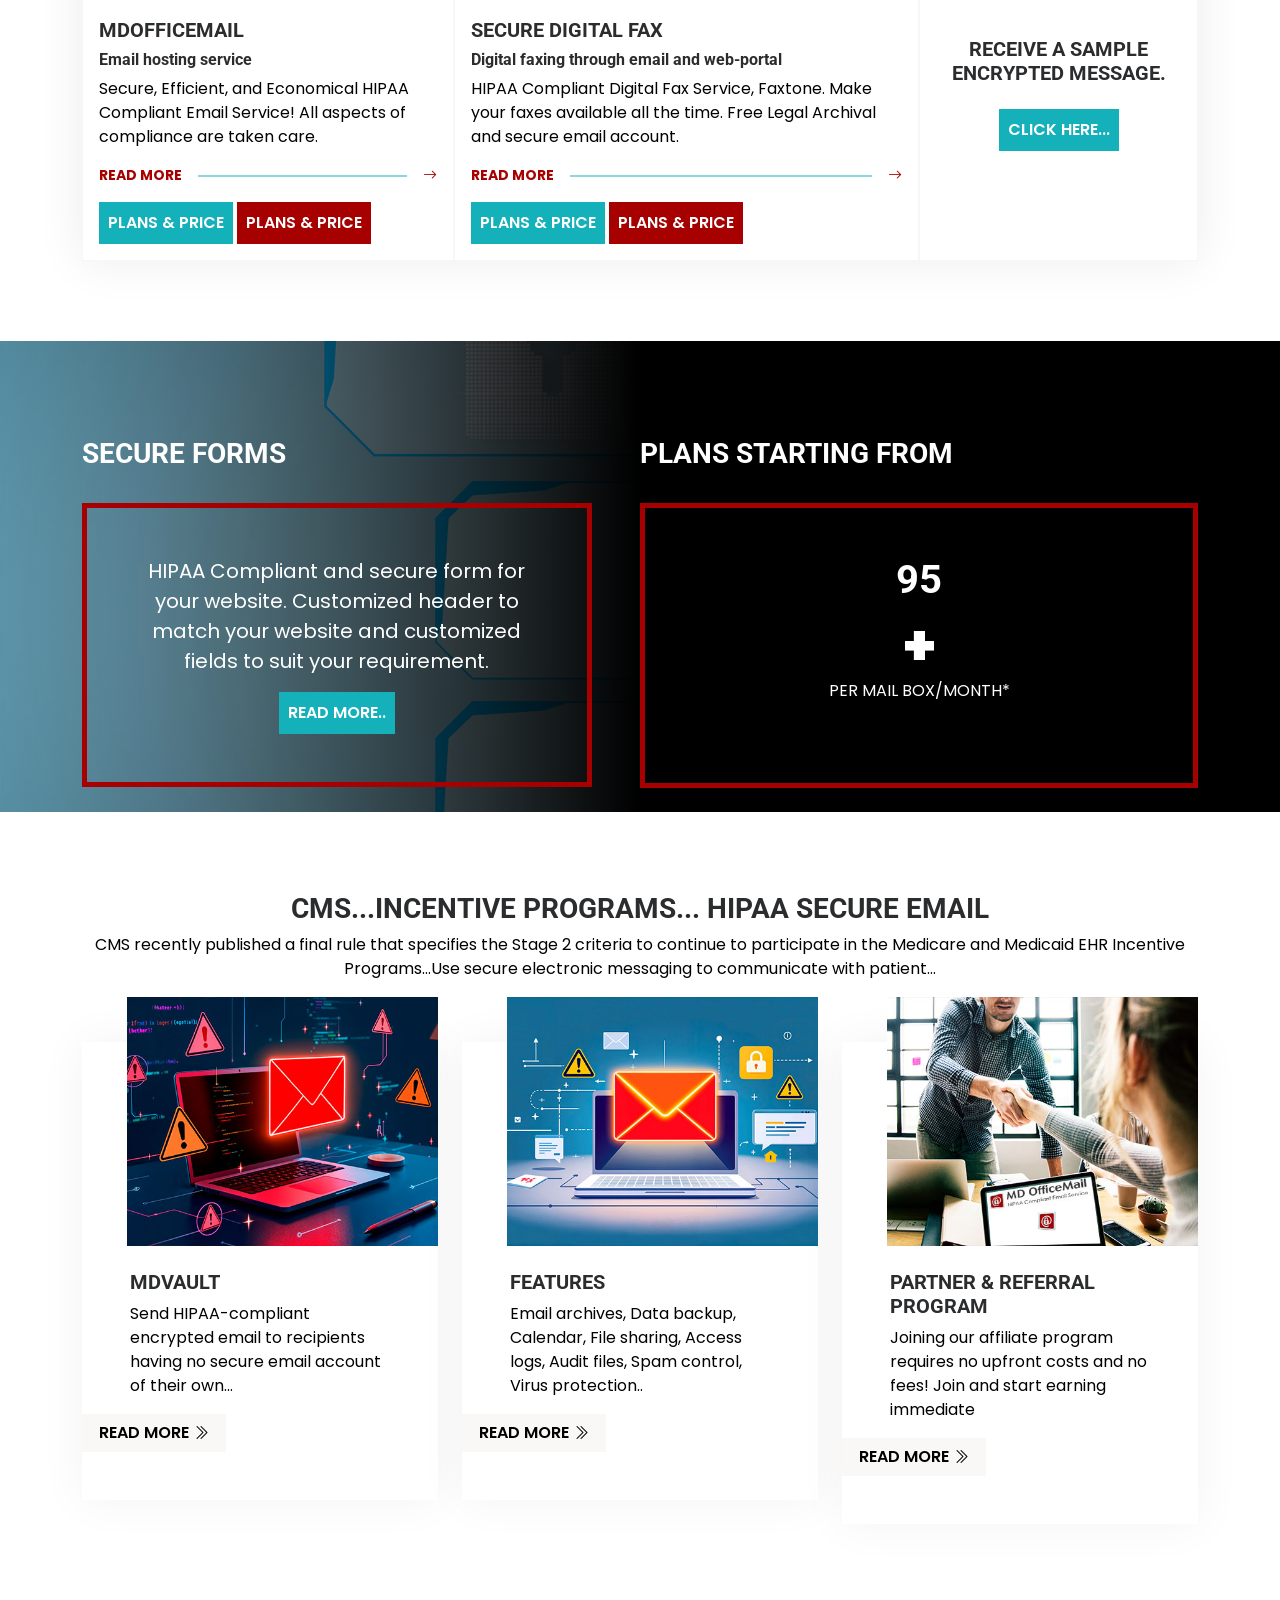
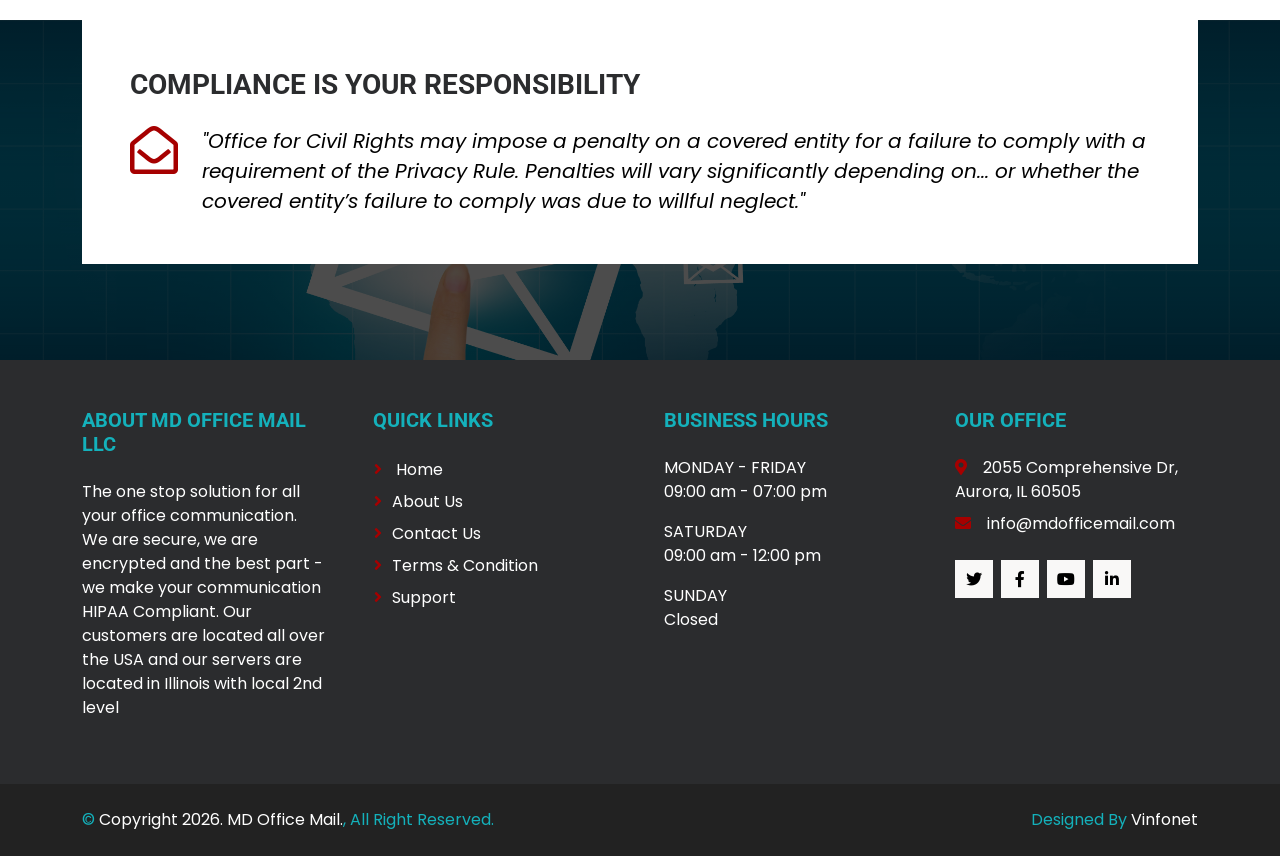
<file: mdofficemail5/index.html>
<!DOCTYPE html>
<html lang="en">

<head>
    <meta charset="utf-8">
    <title>HIPAA Compliant Email</title>
    <meta content="width=device-width, initial-scale=1.0" name="viewport">
    <meta content="" name="keywords">
    <meta content="" name="description">

    <!-- Favicon -->
    <link href="img/favicon.png" rel="icon">

    <!-- Google Web Fonts -->
    <link rel="preconnect" href="https://fonts.googleapis.com">
    <link rel="preconnect" href="https://fonts.gstatic.com" crossorigin>
    <link href="https://fonts.googleapis.com/css2?family=Poppins:wght@400;600&family=Roboto:wght@700;800&display=swap"
        rel="stylesheet">

    <!-- Icon Font Stylesheet -->
    <link href="https://cdnjs.cloudflare.com/ajax/libs/font-awesome/5.10.0/css/all.min.css" rel="stylesheet">
    <link rel="stylesheet" href="https://cdn.jsdelivr.net/npm/bootstrap-icons@1.10.4/font/bootstrap-icons.css">

    <!-- Libraries Stylesheet -->
    <link href="lib/animate/animate.min.css" rel="stylesheet">
    <link href="lib/owlcarousel/assets/owl.carousel.min.css" rel="stylesheet">

    <!-- Customized Bootstrap Stylesheet -->
    <link href="css/bootstrap.min.css" rel="stylesheet">

    <!-- Template Stylesheet -->
    <link href="css/style.css" rel="stylesheet">
</head>

<body>
    <!-- Spinner Start -->
    <div id="spinner"
        class="show bg-white position-fixed translate-middle w-100 vh-100 top-50 start-50 d-flex align-items-center justify-content-center">
        <div class="spinner-border text-primary" role="status" style="width: 3rem; height: 3rem;"></div>
    </div>
    <!-- Spinner End -->


    <!-- Topbar Start -->
    <div class="container-fluid bg-white text-white d-none d-lg-flex wow fadeIn" data-wow-delay="0.1s">
        <div class="container py-2">
            <div class="d-flex align-items-center ">
                <a href="index.html" class="col-lg-2">
             <img src="img/logo.png" class="img-fluid w-100"/>
                </a>
                <div class="ms-auto d-flex align-items-center">
                    <p class="ms-4 text-dark"><i class="fa fa-map-marker-alt me-3 text-primary"></i>2055 Comprehensive Dr, Aurora, IL 60505</p>
                    <p class="ms-4 text-dark"><i class="fa fa-envelope me-3 text-primary"></i>info@mdofficemail.com</p>
                    <!-- <p class="ms-4"><i class="fa fa-phone-alt me-3"></i>+012 345 67890</p>
                    <div class="ms-3 d-flex">
                        <a class="btn btn-sm-square btn-primary text-primary ms-2" href=""><i
                                class="fab fa-facebook-f text-white"></i></a>
                        <a class="btn btn-sm-square btn-primary text-primary ms-2" href=""><i
                                class="fab fa-twitter text-white"></i></a>
                        <a class="btn btn-sm-square btn-primary text-primary ms-2" href=""><i
                                class="fab fa-linkedin-in text-white"></i></a>
                    </div> -->
                    
                </div>
            </div>
        </div>
    </div>
    <!-- Topbar End -->


    <!-- Navbar Start -->
    <div class="container-fluid bg-secondary sticky-top wow fadeIn" data-wow-delay="0.1s">
        <div class="container p-0">
            <nav class="navbar navbar-expand-lg navbar-light p-lg-0">
                <a href="index.html" class="navbar-brand d-lg-none col-3">
                    <img src="img/logo.png" class="img-fluid w-100"/>
                </a>
                <button type="button" class="navbar-toggler me-0" data-bs-toggle="collapse"
                    data-bs-target="#navbarCollapse">
                    <span class="navbar-toggler-icon"></span>
                </button>
                <div class="collapse navbar-collapse" id="navbarCollapse">
                    <div class="navbar-nav col-lg-10">
                        <a href="index.html" class="nav-item nav-link active">Home</a>
                        <a href="#" class="nav-item nav-link">About Us</a>
                        <a href="#" class="nav-item nav-link">Features</a>
                          <a href="#" class="nav-item nav-link">How It works</a>
                            <a href="#" class="nav-item nav-link">HIPAA</a>
                              <a href="#" class="nav-item nav-link">Customization</a>
                                <a href="#" class="nav-item nav-link">FAQ</a>
                               
                        <div class="nav-item dropdown">
                            <a href="#" class="nav-link dropdown-toggle" data-bs-toggle="dropdown">Other Services</a>
                            <div class="dropdown-menu bg-light rounded-0 rounded-bottom m-0">
                                <a href="#" class="dropdown-item">Secure Fax<br> <sub>
                                   HIPAA compliant digital fax service
                                </sub></a>
                                 <a href="#" class="dropdown-item">Secure Online Forms<br> <sub>
                                   HIPAA compliant web contact forms 
                                   <br>and patient forms
                                </sub></a>
                            </div>
                        </div>
                          <a href="contact.html" class="nav-item nav-link">Pricing & Signup</a>
                        <a href="contact.html" class="nav-item nav-link">Contact Us</a>
                    </div>
                    <div class="ms-auto col-lg-2 d-flex align-items-end justify-content-end">
                        <a href="" class="btn btn-light text-secondary  py-2 px-3">Help </a>
                        <a href="" class="btn btn-primary text-white login-btn py-2 px-3">Login</a>
                    </div>
                </div>
            </nav>
        </div>
    </div>
    <!-- Navbar End -->


    <!-- Carousel Start -->
    <div class="container-fluid p-0 mb-6 wow fadeIn" data-wow-delay="0.1s">
        <div id="header-carousel" class="carousel slide" data-bs-ride="carousel">
            <div class="carousel-indicators">
                <button type="button" data-bs-target="#header-carousel" data-bs-slide-to="0" class="active"
                    aria-current="true" aria-label="Slide 1">
                    <img class="img-fluid" src="img/hero-carousel/hero-carousel-1.jpg" alt="Image">
                </button>
                <button type="button" data-bs-target="#header-carousel" data-bs-slide-to="1" aria-label="Slide 2">
                    <img class="img-fluid" src="img/hero-carousel/hero-carousel-2.jpg" alt="Image">
                </button>
                <!-- <button type="button" data-bs-target="#header-carousel" data-bs-slide-to="2" aria-label="Slide 3">
                    <img class="img-fluid" src="img/carousel-3.jpg" alt="Image">
                </button> -->
            </div>
            <div class="carousel-inner">
                <div class="carousel-item active">
                    <img class="w-100" src="img/hero-carousel/hero-carousel-1.jpg" alt="Image">
                    <div class="carousel-caption">
                        <h1 class="display-4 text-uppercase text-white mb-4 animated zoomIn">Most Convenient
HIPAA Compliant Email Service
                        </h1>
                        <a href="#" class="btn btn-primary py-3 px-4">Explore More</a>
                    </div>
                </div>
                <div class="carousel-item">
                    <img class="w-100" src="img/hero-carousel/hero-carousel-2.jpg" alt="Image">
                    <div class="carousel-caption">
                        <h1 class="display-4 text-uppercase text-white mb-4 animated zoomIn">Easy-to-use
HIPAA compliant email
with Legal Archival
                        </h1>
                        <a href="#" class="btn btn-primary py-3 px-4">Explore More</a>
                    </div>
                </div>
                <!-- <div class="carousel-item">
                    <img class="w-100" src="img/carousel-3.jpg" alt="Image">
                    <div class="carousel-caption">
                        <h1 class="display-1 text-uppercase text-white mb-4 animated zoomIn">Best Metalcraft Solutions
                        </h1>
                        <a href="#" class="btn btn-primary py-3 px-4">Explore More</a>
                    </div>
                </div> -->
            </div>
        </div>
    </div>
    <!-- Carousel End -->


    <!-- About Start -->
    <div class="container-fluid pt-3">
        <div class="container">
            <div class="row g-5">
                <div class="col-lg-6 wow fadeIn" data-wow-delay="0.1s">
                    <div class="about-img">
                        <img class="img-fluid w-100" src="img/Secure-Convenient.jpg">
                    </div>
                </div>
                <div class="col-lg-6 wow fadeIn" data-wow-delay="0.5s">
                    <h1 class="fs-3 text-uppercase mb-4">Secure & Convenient HIPAA Compliant Email</h1>
                    <p class="mb-1 text-center">Welcome to MDofficeMail! HIPAA Compliant Email Hosting
</p>
<p class="mb-1 text-center">and</p>
<p class="mb-2 text-center">HIPAA Compliant Fax service with no hassles !!</p>
                <div class="col-lg-12">
                    <div class="row">
                        <div class="col-lg-1 col-1 pe-0">
                            <i class="fa fa-check-square text-primary me-3"></i>
                        </div>
                        <div class="col-lg-11 col-11 p-0">
                            <p>
                                Most convenient, easy-to-use HIPAA Compliant Email Service.
                            </p>
                        </div>
                           <div class="col-lg-1 col-1 pe-0">
                            <i class="fa fa-check-square text-primary me-3"></i>
                        </div>
                        <div class="col-lg-11 col-11 p-0">
                            <p>
                               Legal Archival. All email messages are stored in a secure remote server which cannot be edited or deleted.
                            </p>
                        </div>
                           <div class="col-lg-1 col-1 pe-0">
                            <i class="fa fa-check-square text-primary me-3"></i>
                        </div>
                        <div class="col-lg-11 col-11 p-0">
                            <p>
                               Forced expiration of sent messages, End-to-End Encryption, Customization, Intelligent Automation.
                            </p>
                        </div>
                        <div class="col-lg-1 col-1 pe-0">
                            <i class="fa fa-check-square text-primary me-3"></i>
                        </div>
                        <div class="col-lg-11 col-11 p-0">
                            <p>
                              Two-Factor Authentication (2FA). Additional layer of security for enhanced security of your email account.
                            </p>
                        </div>
                           <div class="col-lg-1 col-1 pe-0">
                            <i class="fa fa-check-square text-primary me-3"></i>
                        </div>
                        <div class="col-lg-11 col-11 p-0">
                            <p>
                               Configurable to send unencrypted messages by default and encryption on demand.
                            </p>
                        </div>
                          <div class="col-lg-1 col-1 pe-0">
                            <i class="fa fa-check-square text-primary me-3"></i>
                        </div>
                        <div class="col-lg-11 col-11 p-0">
                            <p>
                               "EmailYourDoc" - Anyone can initiate a secure message to a MDofficeMail user.
                            </p>
                        </div>
                           <div class="col-lg-1 col-1 pe-0">
                            <i class="fa fa-check-square text-primary me-3"></i>
                        </div>
                        <div class="col-lg-11 col-11 p-0">
                            <p>
                               30-day FREE TRIAL (fully functional) with no obligation.
                            </p>
                        </div>
                             <div class="col-lg-1 col-1 pe-0">
                            <i class="fa fa-check-square text-primary me-3"></i>
                        </div>
                        <div class="col-lg-11 col-11 p-0">
                            <p>
                             Secure online Patient forms & Contact forms.
                            </p>
                        </div>

                
                    </div>
                
                </div>
             </div>
            </div>
        </div>
    </div>
    <!-- About End -->


    <!-- Three convenient and HIPAA Compliant services Start -->
    <div class="container-fluid pt-6">
        <div class="container">
             <div class="text-center mx-auto wow fadeInUp" data-wow-delay="0.1s" >
                <h1 class="fs-3 text-uppercase mb-5">Three convenient and HIPAA Compliant services</h1>
            </div>
            <div class="row g-0 feature-row wow fadeIn" data-wow-delay="0.1s">
                <div class="col-md-6 col-lg-4 wow fadeIn" data-wow-delay="0.3s">
                    <div class="feature-item border h-100">
                        <div class="feature-icon btn-xxl-square bg-primary mb-4 mt-n4">
                            <i class="fa fa-globe  fa-2x text-white"></i>
                        </div>
                        <div class="p-3 pt-0">
                            <h5 class="text-uppercase ">MDofficeMail</h5>
                            <h6>
                                Email hosting service
                            </h6>
                            <p>Secure, Efficient, and Economical HIPAA Compliant Email Service! All aspects of compliance are taken care.</p>
                            <a class="position-relative  text-uppercase small d-flex justify-content-between" href="#"><b
                                    class="bg-white pe-3">Read More</b> <i class="bi bi-arrow-right bg-white ps-3"></i></a>
                            <a href="" class="btn btn-secondary p-2 text-white mt-3">Plans & Price</a>
                             <a href="" class="btn btn-primary p-2 text-white mt-3">Plans & Price</a>
                        </div>
                    </div>
                </div>
                <div class="col-md-6 col-lg-5 wow fadeIn" data-wow-delay="0.4s">
                    <div class="feature-item border h-100">
                        <div class="feature-icon btn-xxl-square bg-primary mb-4 mt-n4">
                            <i class="fa fa-fax  fa-2x text-white"></i>
                           
                        </div>
                          <div class="p-3 pt-0">
                            <h5 class="text-uppercase ">Secure Digital Fax</h5>
                            <h6>
                               Digital faxing through email and web-portal
                            </h6>
                            <p>HIPAA Compliant Digital Fax Service, Faxtone. Make your faxes available all the time. Free Legal Archival and secure email account.</p>
                            <a class="position-relative  text-uppercase small d-flex justify-content-between" href="#"><b
                                    class="bg-white pe-3">Read More</b> <i class="bi bi-arrow-right bg-white ps-3"></i></a>
                            <a href="" class="btn btn-secondary p-2 text-white mt-3">Plans & Price</a>
                             <a href="" class="btn btn-primary p-2 text-white mt-3">Plans & Price</a>
                        </div>
                    </div>
                </div>
                <div class="col-md-12 col-lg-3  wow fadeIn" data-wow-delay="0.5s">
                    <div class="feature-item border h-100 d-flex align-items-center justify-content-center">
                     
                            <div class="p-3 pt-0">
                            <h5 class="text-uppercase text-center ">
 Receive a sample encrypted message. </h5>
                            
                           <div class="d-flex justify-content-center align-items-center">
    <a href="" style="     margin: 0 auto;" class="btn btn-secondary text-center p-2 w-auto text-white mt-3">click here...</a>
                         

                           </div>
                          
                        </div>
                    </div>
                </div>
               
            </div>
        </div>
    </div>
    <!-- Three convenient and HIPAA Compliant services End -->


    <!-- Features Start -->
    <div class="container-fluid feature mt-6 mb-6 wow fadeIn" data-wow-delay="0.1s">
        <div class="container">
            <div class="row g-0">
                   <div class="col-lg-6 pt-5">
                    <div class="mt-5">
                        <h1 class="fs-3 text-white text-uppercase mb-4 wow fadeIn" data-wow-delay="0.3s">Secure Forms</h1>
                       
                        <div class="row g-4 pt-2 mb-4">
                            <div class="col-sm-11 wow fadeIn" data-wow-delay="0.4s">
                                <div class="flex-column text-center border border-5 border-primary p-5">
                                  <p class="text-white fs-5 p-0 m-0">
HIPAA Compliant and secure form for your website. Customized header to match your website and customized fields to suit your requirement.
                                  </p>  
                                  <a href="" class="btn btn-secondary p-2 text-white mt-3">Read more..</a>
                                </div>
                            </div>
                          
                        </div>
                       
                    </div>
                </div>
                <div class="col-lg-6 pt-5">
                    <div class="mt-5">
                        <h1 class="fs-3 text-white text-uppercase mb-4 wow fadeIn" data-wow-delay="0.3s">Plans starting from</h1>
                       
                        <div class="row g-4 pt-2 mb-4">
                            <div class=" wow fadeIn" data-wow-delay="0.4s">
                                <div class="flex-column text-center border border-5 border-primary p-5 min-h-265">
                                    <h1 class="text-white" data-toggle="counter-up">291 </h1> <span class="display-4 text-white"> +</span> 
                                    <p class="text-white text-uppercase mb-0">per mail box/month*</p>
                                </div>
                            </div>
                          
                        </div>
                
                    </div>
                </div>
            </div>
        </div>
    </div>
    <!-- Features End -->


    <!-- Service Start -->
    <div class="container-fluid service  pb-3">
        <div class="container">
            <div class="text-center mx-auto wow fadeInUp" data-wow-delay="0.1s" >
                <h1 class="fs-3 text-uppercase ">CMS...Incentive Programs... HIPAA Secure Email</h1>
                <p>
                    CMS recently published a final rule that specifies the Stage 2 criteria to continue to participate in the Medicare and Medicaid EHR Incentive Programs…Use secure electronic messaging to communicate with patient...
                </p>
            </div>
            <div class="row g-4">
                <div class="col-lg-4 col-md-6 wow fadeInUp" data-wow-delay="0.1s">
                    <div class="service-item">
                        <div class="service-inner pb-5">
                            <img class="img-fluid w-100" src="img/service-1.jpg" alt="">
                            <div class="service-text px-5 pt-4">
                                <h5 class="text-uppercase">MDVault</h4>
                                    <p>Send HIPAA-compliant encrypted email to recipients having no secure email account of their own...
                                    </p>
                            </div>
                            <a class="btn btn-light px-3" href="">Read More<i
                                    class="bi bi-chevron-double-right ms-1"></i></a>
                        </div>
                    </div>
                </div>
                <div class="col-lg-4 col-md-6 wow fadeInUp" data-wow-delay="0.2s">
                    <div class="service-item">
                        <div class="service-inner pb-5">
                            <img class="img-fluid w-100" src="img/service-2.jpg" alt="">
                            <div class="service-text px-5 pt-4">
                                <h5 class="text-uppercase"> Features</h4>
                                    <p>Email archives, Data backup, Calendar, File sharing, Access logs, Audit files, Spam control, Virus protection..
                                    </p>
                            </div>
                            <a class="btn btn-light px-3" href="">Read More<i
                                    class="bi bi-chevron-double-right ms-1"></i></a>
                        </div>
                    </div>
                </div>
                <div class="col-lg-4 col-md-6 wow fadeInUp" data-wow-delay="0.3s">
                    <div class="service-item">
                        <div class="service-inner pb-5">
                            <img class="img-fluid w-100" src="img/service-3.jpg" alt="">
                            <div class="service-text px-5 pt-4">
                                <h5 class="text-uppercase">Partner & Referral Program</h4>
                                    <p>Joining our affiliate program requires no upfront costs and no fees! Join and start earning immediate
                                    </p>
                            </div>
                            <a class="btn btn-light px-3" href="">Read More<i
                                    class="bi bi-chevron-double-right ms-1"></i></a>
                        </div>
                    </div>
                </div>
              
            </div>
        </div>
    </div>
    <!-- Service End -->




    <!-- Newsletter Start -->
    <div class="container-fluid newsletter mt-6 wow fadeIn" data-wow-delay="0.1s">
        <div class="container pb-5">
            <div class="bg-white p-5 mb-5">
                <div class="row g-5">
                    <div class="col-md-12 wow fadeIn" data-wow-delay="0.3s">
                        <h1 class="fs-3 text-uppercase mb-4">Compliance is your responsibility</h1>
                        <div class="d-flex">
                            <i class="far fa-envelope-open fa-3x text-primary me-4"></i>
                            <p class="fs-5 fst-italic mb-0">
                                "Office for Civil Rights may impose a penalty on a covered entity for a failure to comply with a requirement of the Privacy Rule. Penalties will vary significantly depending on... or whether the covered entity’s failure to comply was due to willful neglect."
                            </p>
                        </div>
                    </div>
              
                </div>
            </div>
        </div>
    </div>
    <!-- Newsletter Start -->


    <!-- Footer Start -->
    <div class="container-fluid bg-dark footer  wow fadeIn" data-wow-delay="0.1s">
        <div class="container py-5">
            <div class="row g-5">
                <div class="col-lg-3 col-md-6">
                    <h5 class="text-uppercase text-secondary mb-4">About MD Office Mail LLC</h5>
                    <p>
                        The one stop solution for all your office communication. We are secure, we are encrypted and the best part - we make your communication HIPAA Compliant. Our customers are located all over the USA and our servers are located in Illinois with local 2nd level
                    </p>
                </div>
                <div class="col-lg-3 col-md-6">
                    <h5 class="text-uppercase text-secondary mb-4">Quick Links</h5>
                            <a class="btn btn-link" href=""> Home</a>
                    <a class="btn btn-link" href="">About Us</a>
                    <a class="btn btn-link" href="">Contact Us</a>
            
                    <a class="btn btn-link" href="">Terms & Condition</a>
                    <a class="btn btn-link" href="">Support</a>
                </div>
                <div class="col-lg-3 col-md-6">
                    <h5 class="text-uppercase text-secondary mb-4">Business Hours</h5>
                    <p class="text-uppercase mb-0">Monday - Friday</p>
                    <p>09:00 am - 07:00 pm</p>
                    <p class="text-uppercase mb-0">Saturday</p>
                    <p>09:00 am - 12:00 pm</p>
                    <p class="text-uppercase mb-0">Sunday</p>
                    <p>Closed</p>
                </div>
                  <div class="col-lg-3 col-md-6">
                    <h5 class="text-uppercase text-secondary mb-4">Our Office</h5>
                    <p class="mb-2"><i class="fa fa-map-marker-alt text-primary me-3"></i>2055
                            Comprehensive Dr, Aurora, IL 60505</p>
                  
                    <p class="mb-2"><i class="fa fa-envelope text-primary me-3"></i>info@mdofficemail.com</p>
                    <div class="d-flex pt-3">
                        <a class="btn btn-square btn-light me-2" href=""><i
                                class="fab fa-twitter"></i></a>
                        <a class="btn btn-square btn-light me-2" href=""><i
                                class="fab fa-facebook-f"></i></a>
                        <a class="btn btn-square btn-light me-2" href=""><i
                                class="fab fa-youtube"></i></a>
                        <a class="btn btn-square btn-light me-2" href=""><i
                                class="fab fa-linkedin-in"></i></a>
                    </div>
                </div>
            </div>
        </div>
    </div>
    <!-- Footer End -->


    <!-- Copyright Start -->
    <div class="container-fluid text-body copyright py-4">
        <div class="container">
            <div class="row">
                <div class="col-md-6 text-center text-md-start mb-3 mb-md-0">
                    &copy; <a class="fw-semi-bold" href="#"> Copyright 2026. MD Office Mail.</a>, All Right Reserved.
                </div>
                <div class="col-md-6 text-center text-md-end">
                  
                    Designed By <a class="fw-semi-bold" href="#">Vinfonet</a> 
                </div>
            </div>
        </div>
    </div>
    <!-- Copyright End -->


    <!-- Back to Top -->
    <a href="#" class="btn btn-lg btn-primary btn-lg-square back-to-top"><i
            class="bi bi-arrow-up"></i></a>


    <!-- JavaScript Libraries -->
    <script src="https://ajax.googleapis.com/ajax/libs/jquery/3.6.1/jquery.min.js"></script>
    <script src="https://cdn.jsdelivr.net/npm/bootstrap@5.0.0/dist/js/bootstrap.bundle.min.js"></script>
    <script src="lib/wow/wow.min.js"></script>
    <script src="lib/easing/easing.min.js"></script>
    <script src="lib/waypoints/waypoints.min.js"></script>
    <script src="lib/counterup/counterup.min.js"></script>
    <script src="lib/owlcarousel/owl.carousel.min.js"></script>

    <!-- Template Javascript -->
    <script src="js/main.js"></script>
</body>

</html>
</file>
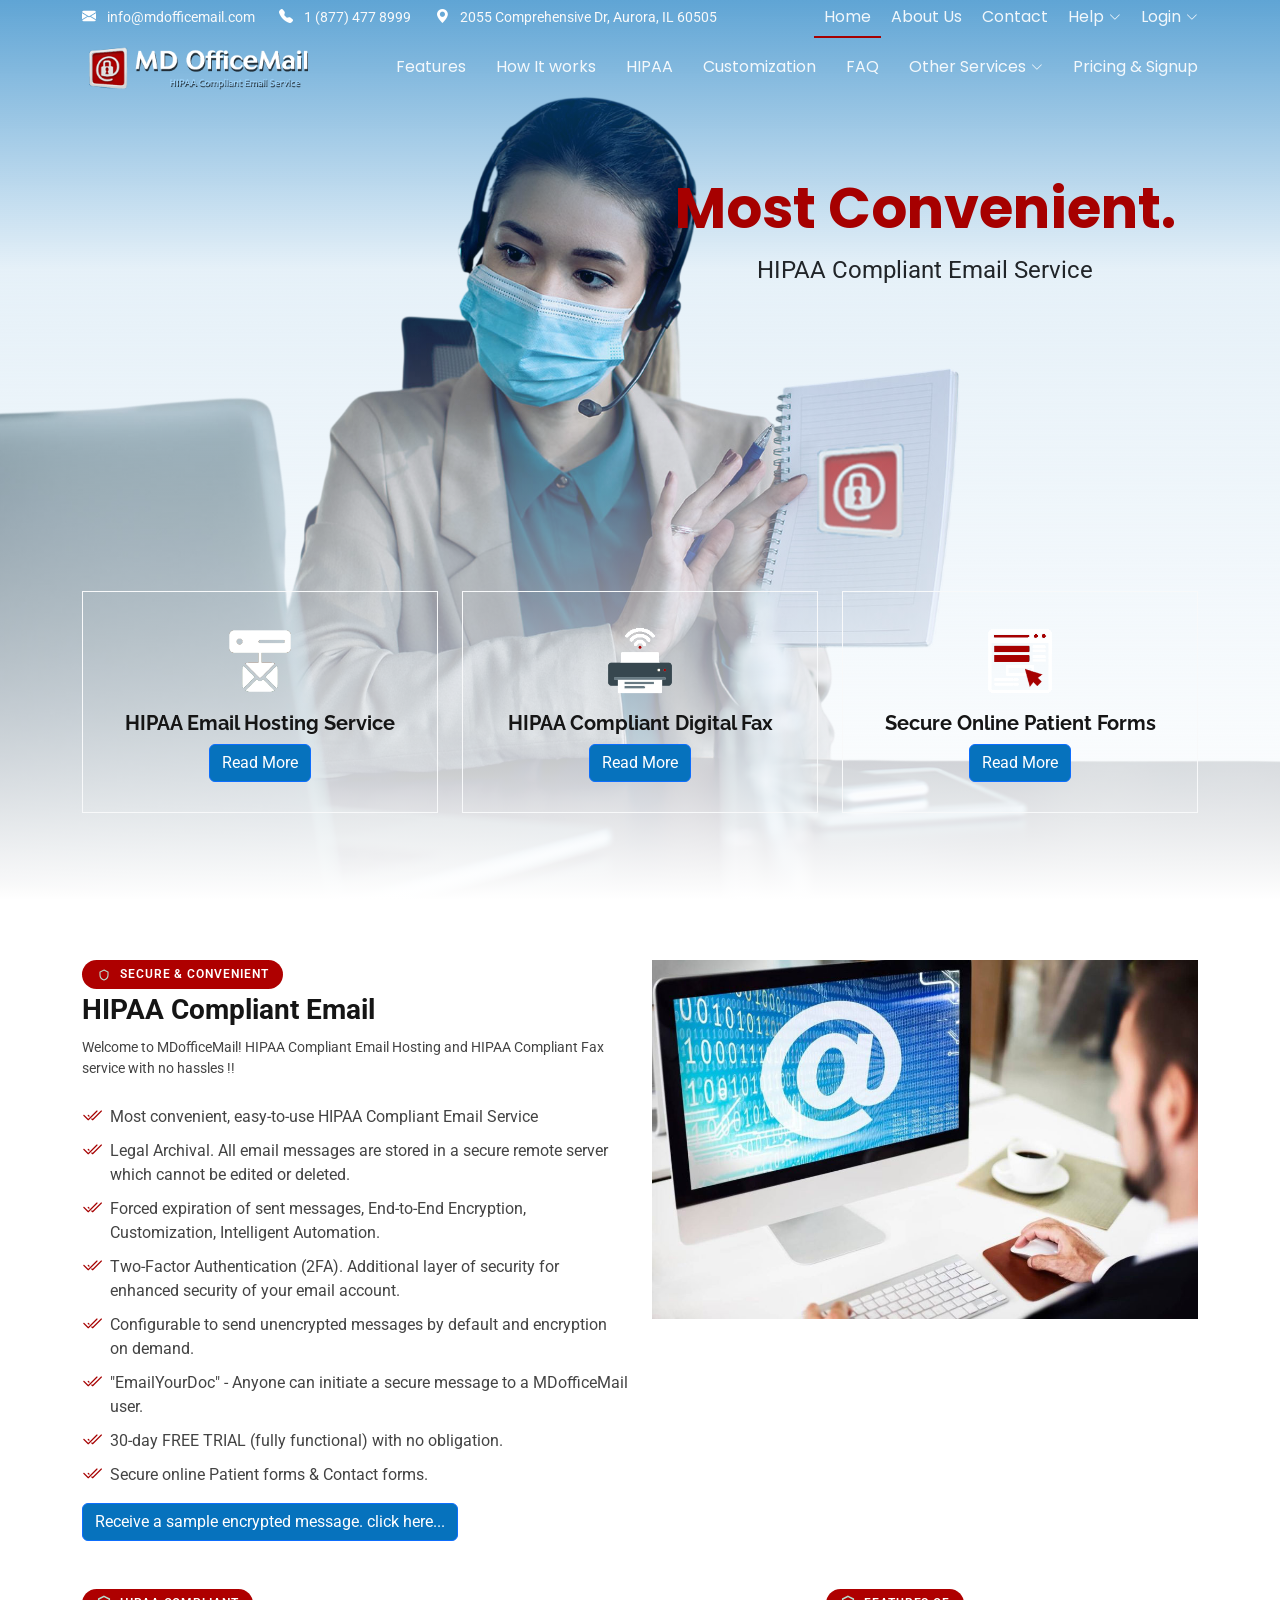
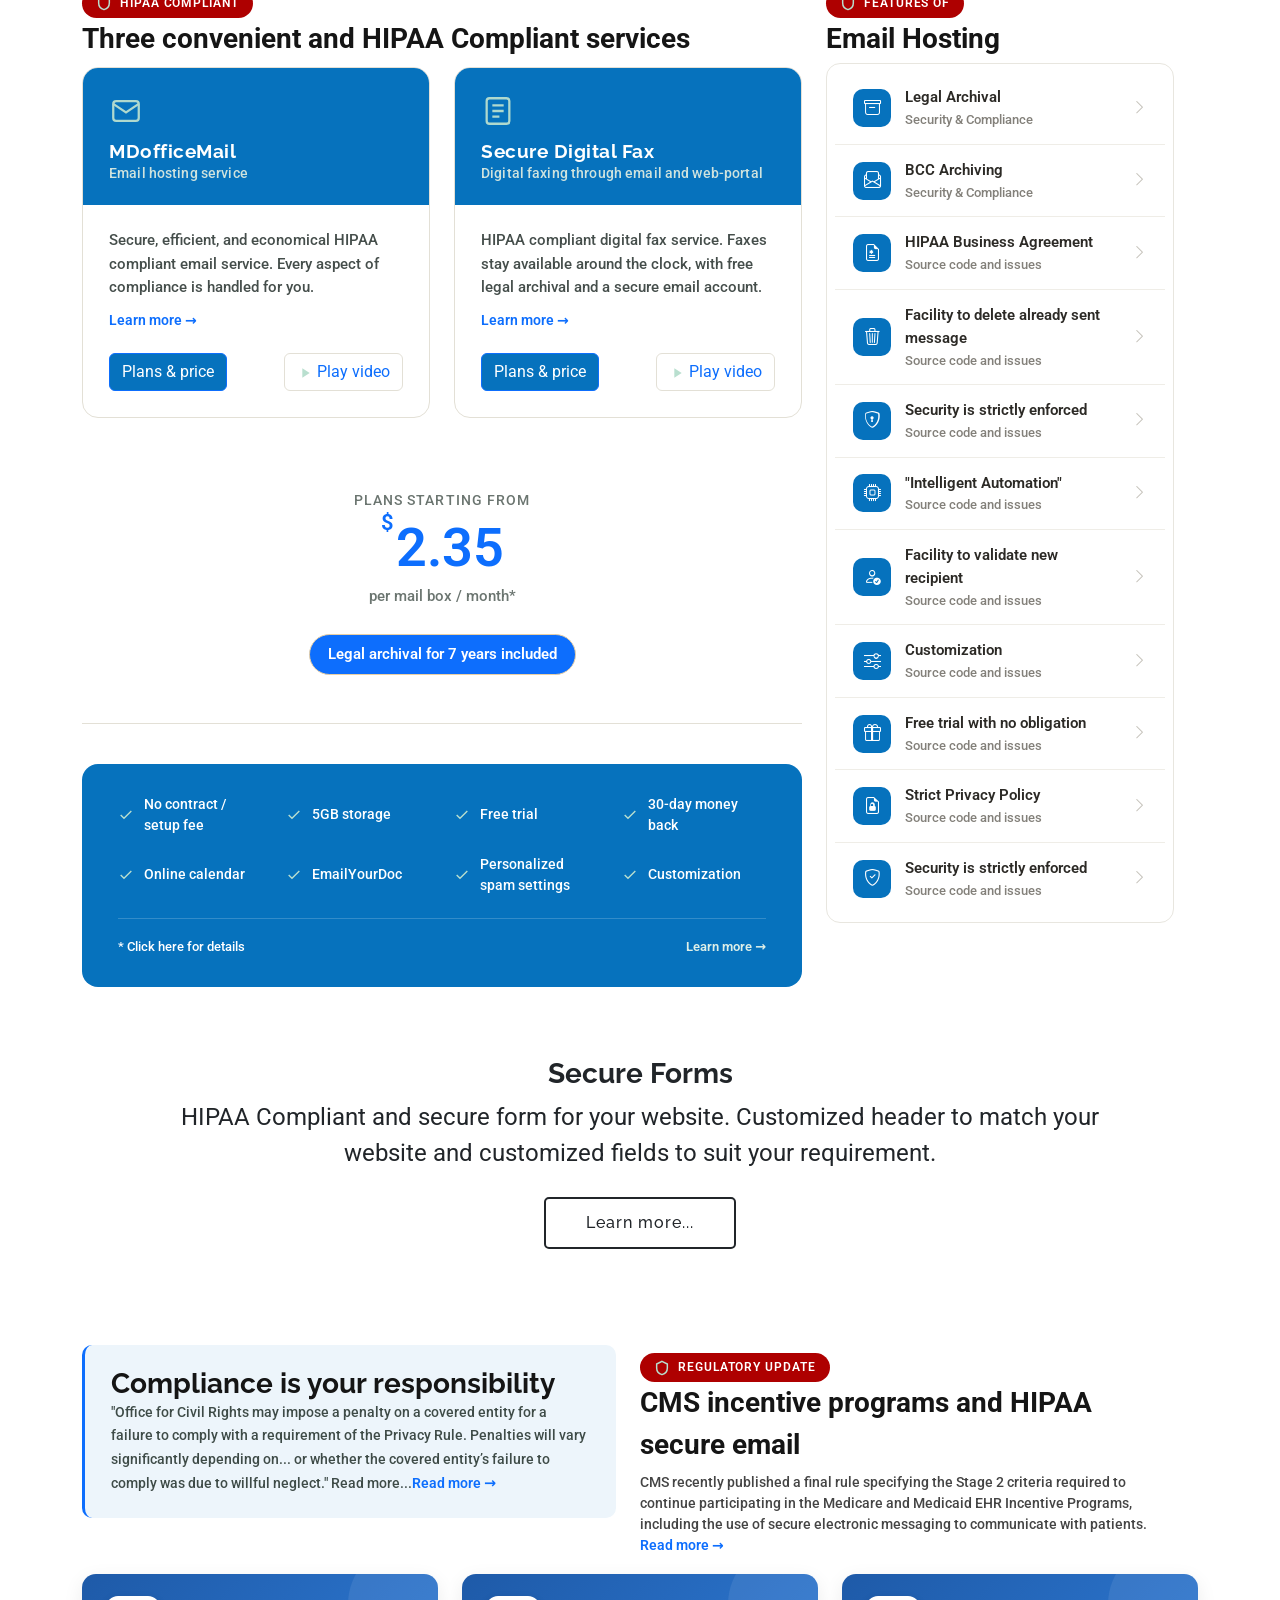
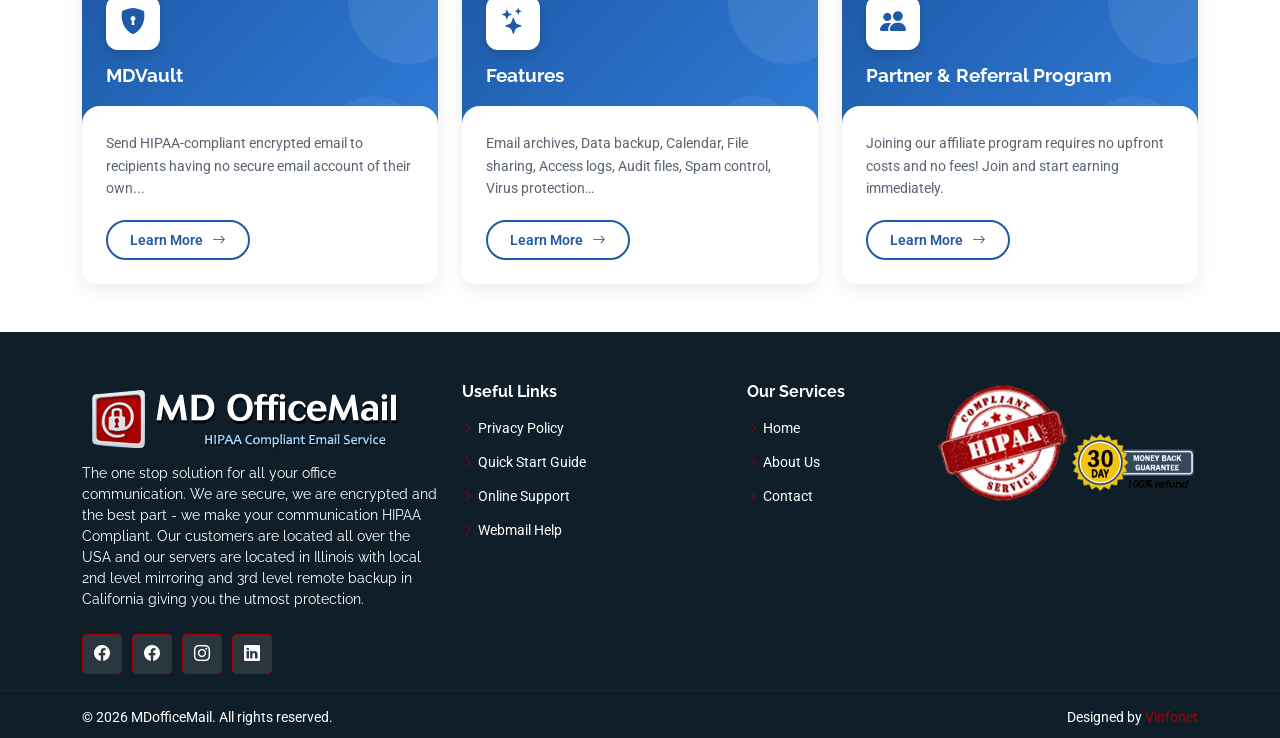
<file: mdofficemail6/index.html>
<!DOCTYPE html>
<html lang="en">

<head>
  <meta charset="utf-8">
  <meta content="width=device-width, initial-scale=1.0" name="viewport">
  <title>HIPAA Compliant Fax | Flexible HIPAA Email Plans</title>
  <meta name="description" content="">
  <meta name="keywords" content="">
  <!-- Favicons -->
  <link href="assets/img/favicon.png" rel="icon">
  <link href="assets/img/apple-touch-icon.png" rel="apple-touch-icon">
  <!-- Fonts -->
  <link href="https://fonts.googleapis.com" rel="preconnect">
  <link href="https://fonts.gstatic.com" rel="preconnect" crossorigin>
  <link
    href="https://fonts.googleapis.com/css2?family=Roboto:ital,wght@0,100;0,300;0,400;0,500;0,700;0,900;1,100;1,300;1,400;1,500;1,700;1,900&family=Poppins:ital,wght@0,100;0,200;0,300;0,400;0,500;0,600;0,700;0,800;0,900;1,100;1,200;1,300;1,400;1,500;1,600;1,700;1,800;1,900&family=Raleway:ital,wght@0,100;0,200;0,300;0,400;0,500;0,600;0,700;0,800;0,900;1,100;1,200;1,300;1,400;1,500;1,600;1,700;1,800;1,900&display=swap"
    rel="stylesheet">
  <!-- Vendor CSS Files -->
  <link href="assets/vendor/bootstrap/css/bootstrap.min.css" rel="stylesheet">
  <link href="assets/vendor/bootstrap-icons/bootstrap-icons.css" rel="stylesheet">
  <link href="assets/vendor/aos/aos.css" rel="stylesheet">
  <link href="assets/vendor/swiper/swiper-bundle.min.css" rel="stylesheet">
  <link href="assets/vendor/glightbox/css/glightbox.min.css" rel="stylesheet">
  <!-- Main CSS File -->
  <link href="assets/css/main.css" rel="stylesheet">
</head>

<body class="index-page ">
  <div class="top-header  text-light ">
    <div class="container-fluid container-xl">
      <div class="row align-items-center">
        <!-- Left -->
        <div class="col-lg-8 col-md-7 d-flex align-items-center flex-wrap">
          <div class="me-4">
            <i class="bi bi-envelope-fill me-2 text-white"></i>
            <a href="mailto:test@example.com" class="text-light text-decoration-none">
              info@mdofficemail.com
            </a>
          </div>
          <div class="me-4">
            <i class="bi bi-telephone-fill me-2 text-white"></i>
            <a href="mailto:test@example.com" class="text-light text-decoration-none"> 1 (877) 477 8999</a>
          </div>
          <div>
            <i class="bi bi-geo-alt-fill me-2 text-white"></i>
            2055 Comprehensive Dr, Aurora, IL 60505
          </div>
        </div>
        <!-- Right -->
        <div class="col-lg-4 col-md-5 text-md-end mt-2 mt-md-0">
          <nav id="navmenu" class="navmenu float-end">
            <ul>
              <li class="active"><a href="index.html">Home</a></li>
              <li><a href="about.html">About Us</a></li>
              <li><a href="contact.html">Contact</a></li>
              <li class="dropdown"><a href="#">Help<span></span> <i class="bi bi-chevron-down toggle-dropdown"></i></a>
                <ul class="p-0">
                  <li><a href="#">Webmail Help</a></li>
                  <li><a href="#">Online Help/Support</a></li>
                  <li><a href="#">Download Quick Start Guide</a></li>
                  <li><a href="#">iPhone Setup Guide</a></li>
                  <li><a href="#">Android Setup Guide</a></li>
                  <li><a href="#">Support Request</a></li>
                </ul>
                <i class="mobile-nav-toggle d-xl-none bi bi-list"></i>
              </li>
              <li class="dropdown"><a href="#">Login<span></span> <i class="bi bi-chevron-down toggle-dropdown"></i></a>
                <ul class="p-0">

                  <li><a href="#">Account Administration/Billing</a></li>
                </ul>
                <i class="mobile-nav-toggle d-xl-none bi bi-list"></i>
              </li>
          </nav>
        </div>
      </div>
    </div>
  </div>
  <header id="header" class="header d-flex align-items-center fixed-top">
    <div class="container-fluid container-xl position-relative d-flex align-items-center justify-content-between">
      <a href="index.html" class="logo d-flex align-items-center me-auto me-lg-0">
        <img src="assets/img/logo.png" alt="">
      </a>
      <nav id="navmenu" class="navmenu">
        <ul>
          <li><a href="#">Features<br></a></li>
          <li><a href="#">
              How It works</a></li>
          <li><a href="#">
              HIPAA</a></li>
          <li><a href="#">
              Customization</a></li>
          <li><a href="#">
              FAQ</a></li>
          <li class="dropdown"><a href="#"><span>
                Other Services

              </span> <i class="bi bi-chevron-down toggle-dropdown"></i></a>
            <ul>
              <li class="nav-item"><a href="#"><strong>Secure Fax</strong><br><small><em>HIPAA compliant digital fax
                      service</em></small></a></li>
              <li><a href="#">Dropdown 2</a></li>
              <li><a href="#">Dropdown 3</a></li>
              <li><a href="#">Dropdown 4</a></li>
            </ul>
          </li>
          <li><a href="#">Pricing & Signup</a></li>
        </ul>
        <i class="mobile-nav-toggle d-xl-none bi bi-list"></i>
      </nav>
    </div>
  </header>

  <main class="main">

    <!-- Hero Section -->
    <section id="hero" class="hero section ">

      <img src="assets/img/hero-bg.png" alt="">

      <div class="container">

        <div class="row justify-content-end text-center">
          <div class="col-xl-6 col-lg-8">
            <h2 class="pt-5 text-primary">Most Convenient<span>.</span></h2>
            <p class="text-dark">HIPAA Compliant Email Service</p>

          </div>
        </div>

        <div class="row gy-4 justify-content-center " style="margin-top:25% ;">
          <div class="col-xl-4 col-md-4">
            <div class="icon-box">
              <img src="assets/img/service1.png" class="img-fluid w-25  p-1 position-relative" />
              <h3><a href=""> HIPAA Email Hosting Service</a></h3>
              <button type="button" class="btn btn-primary mt-2">Read More</button>
            </div>
          </div>
          <div class="col-xl-4 col-md-4">
            <div class="icon-box">
              <img src="assets/img/service2.png" class="img-fluid w-25 p-1 position-relative" />
              <h3><a href=""> HIPAA Compliant Digital Fax</a></h3>
              <button type="button" class="btn btn-primary mt-2">Read More</button>
            </div>
          </div>
          <div class="col-xl-4 col-md-4">
            <div class="icon-box">
              <img src="assets/img/service3.png" class="img-fluid w-25  p-1 position-relative" />
              <h3><a href=""> Secure Online Patient Forms</a></h3>
              <button type="button" class="btn btn-primary mt-2">Read More</button>
            </div>
          </div>
        </div>
      </div>
    </section><!-- /Hero Section -->
    <!-- About Section -->
    <section id="about" class="about section">
      <div class="container">

        <div class="row gy-4">
          <div class="col-lg-6 order-1 order-lg-2">
            <img src="assets/img/about.jpg" class="img-fluid" alt="">
          </div>
          <div class="col-lg-6 order-2 order-lg-1 content">
            <div class="section-title">
              <div class="eyebrow-badge">
                <svg width="12" height="12" viewBox="0 0 24 24"
                  style="    width: 16px;   flex-shrink: 0; color: #B9DFCF;" fill="none" stroke="currentColor"
                  stroke-width="2.2">
                  <path d="M12 2l8 4v6c0 5-3.4 8.7-8 10-4.6-1.3-8-5-8-10V6l8-4z"></path>
                </svg>
                <span class="text-white">Secure & Convenient</span>
              </div>
              <p> HIPAA Compliant Email</p>
            </div>


            <p>
              Welcome to MDofficeMail! HIPAA Compliant Email Hosting and HIPAA Compliant Fax service with no hassles !!
            </p>
            <ul>
              <li><i class="bi bi-check2-all"></i> <span>Most convenient, easy-to-use HIPAA Compliant Email
                  Service</span></li>
              <li><i class="bi bi-check2-all"></i> <span>Legal Archival. All email messages are stored in a secure
                  remote server which cannot be edited or deleted.</span></li>
              <li><i class="bi bi-check2-all"></i> <span>Forced expiration of sent messages, End-to-End Encryption,
                  Customization, Intelligent Automation.</span></li>
              <li><i class="bi bi-check2-all"></i> <span>Two-Factor Authentication (2FA). Additional layer of security
                  for enhanced security of your email account.</span></li>
              <li><i class="bi bi-check2-all"></i> <span>Configurable to send unencrypted messages by default and
                  encryption on demand.</span></li>
              <li><i class="bi bi-check2-all"></i> <span>"EmailYourDoc" - Anyone can initiate a secure message to a
                  MDofficeMail user.</span></li>
              <li><i class="bi bi-check2-all"></i> <span>30-day FREE TRIAL (fully functional) with no obligation.</span>
              </li>
              <li><i class="bi bi-check2-all"></i> <span>Secure online Patient forms & Contact forms.</span></li>

            </ul>

            <!-- Button to Open Modal -->
            <button type="button" class="btn btn-primary" data-bs-toggle="modal" data-bs-target="#exampleModal">
              Receive a sample encrypted message. click here...
            </button>

          </div>

          <!-- Modal -->
          <div class="modal fade" id="exampleModal" tabindex="-1" aria-labelledby="exampleModalLabel"
            aria-hidden="true">
            <div class="modal-dialog">
              <div class="modal-content">

                <div class="modal-header">
                  <h5 class="modal-title" id="exampleModalLabel">MDVault Encrypted Message Demo</h5>
                  <button type="button" class="btn-close" data-bs-dismiss="modal" aria-label="Close"></button>
                </div>

                <div class="modal-body">
                  <p>
                    Please enter your email address below and submit to receive a sample encrypted message instantly.
                  <p>

                    Sometimes the message may land in your junk mail folder.
                  </p>

                  <input type="text" class="form-control" placeholder="Enter your email address:" required="">


                  </p>
                </div>

                <div class="modal-footer">
                  <button type="button" class="btn btn-secondary" data-bs-dismiss="modal">
                    Close
                  </button>
                  <button type="button" class="btn btn-primary">
                    Submit
                  </button>
                </div>

              </div>
            </div>
          </div>
        </div>

      </div>
    </section>
    <!-- /About Section -->
    
    <!-- Features of Email Hosting  Section -->
    <div class="container-fluid feature">
      <div class="container ">
        <div class="row">
          <div class="row g-4 align-items-start">
            <div class="col-lg-8">
              <div class="section-title">
                <div class="eyebrow-badge">
                  <svg width="12" height="12" viewBox="0 0 24 24" fill="none" stroke="currentColor" stroke-width="2.2">
                    <path d="M12 2l8 4v6c0 5-3.4 8.7-8 10-4.6-1.3-8-5-8-10V6l8-4z"></path>
                  </svg>
                  <span class="text-white">HIPAA compliant</span>
                </div>

                <p>Three convenient and HIPAA Compliant services</p>
              </div>
              <div class="wrap">
                <div class="cards">

                  <div class="card">
                    <div class="card-head">
                      <svg class="icon" viewBox="0 0 24 24" fill="none" stroke="currentColor" stroke-width="1.6">
                        <rect x="3" y="5" width="18" height="14" rx="2" />
                        <path d="M3 7l9 6 9-6" />
                      </svg>
                      <h3 class="text-white">MDofficeMail</h3>
                      <p>Email hosting service</p>
                    </div>
                    <div class="card-body">
                      <p>Secure, efficient, and economical HIPAA compliant email service. Every aspect of compliance is
                        handled for you.</p>
                      <a class="learn" href="#">Learn more →</a>
                      <div class="card-actions">
                        <a class="btn btn-primary" href="#">Plans & price</a>
                        <a class="btn btn-ghost" href="#">
                          <svg viewBox="0 0 24 24" fill="currentColor">
                            <path d="M8 5v14l11-7z" />
                          </svg>
                          Play video
                        </a>
                      </div>
                    </div>
                  </div>

                  <div class="card">
                    <div class="card-head">
                      <svg class="icon" viewBox="0 0 24 24" fill="none" stroke="currentColor" stroke-width="1.6">
                        <rect x="4" y="3" width="16" height="18" rx="2" />
                        <path d="M8 8h8M8 12h8M8 16h5" />
                      </svg>
                      <h3 class="text-white">Secure Digital Fax</h3>
                      <p>Digital faxing through email and web-portal</p>
                    </div>
                    <div class="card-body">
                      <p>HIPAA compliant digital fax service. Faxes stay available around the clock, with free legal
                        archival and a secure email account.</p>
                      <a class="learn" href="#">Learn more →</a>
                      <div class="card-actions">
                        <a class="btn btn-primary" href="#">Plans & price</a>
                        <a class="btn btn-ghost" href="#">
                          <svg viewBox="0 0 24 24" fill="currentColor">
                            <path d="M8 5v14l11-7z" />
                          </svg>
                          Play video
                        </a>
                      </div>
                    </div>
                  </div>
                </div>
      <div class="pricing">
  <div class="label">Plans starting from</div>
  <div class="price"><sup>$</sup><span id="counter">0.00</span></div>
  <div class="per">per mail box / month*</div>
  <div class="archival">Legal archival for 7 years included</div>
</div>

<script>
  function animateCount(id, start, end, duration) {
    const el = document.getElementById(id);
    const range = end - start;
    const startTime = performance.now();

    function update(currentTime) {
      const elapsed = currentTime - startTime;
      const progress = Math.min(elapsed / duration, 1);
      // ease-out for a smoother finish
      const eased = 1 - Math.pow(1 - progress, 3);
      const value = start + range * eased;

      el.textContent = value.toFixed(2);

      if (progress < 1) {
        requestAnimationFrame(update);
      } else {
        el.textContent = end.toFixed(2);
      }
    }
    requestAnimationFrame(update);
  }

  // Trigger once the element scrolls into view
  const counterEl = document.querySelector('.pricing');
  const observer = new IntersectionObserver((entries) => {
    entries.forEach(entry => {
      if (entry.isIntersecting) {
        animateCount('counter', 0, 2.91, 1500);
        observer.disconnect();
      }
    });
  }, { threshold: 0.4 });

  observer.observe(counterEl);
</script>
                <div class="features">
                  <div class="feature-grid">
                    <div class="feature"><svg viewBox="0 0 24 24" fill="none" stroke="currentColor" stroke-width="2">
                        <path d="M20 6L9 17l-5-5" />
                      </svg>No contract / setup fee</div>
                    <div class="feature"><svg viewBox="0 0 24 24" fill="none" stroke="currentColor" stroke-width="2">
                        <path d="M20 6L9 17l-5-5" />
                      </svg>5GB storage</div>
                    <div class="feature"><svg viewBox="0 0 24 24" fill="none" stroke="currentColor" stroke-width="2">
                        <path d="M20 6L9 17l-5-5" />
                      </svg>Free trial</div>
                    <div class="feature"><svg viewBox="0 0 24 24" fill="none" stroke="currentColor" stroke-width="2">
                        <path d="M20 6L9 17l-5-5" />
                      </svg>30-day money back</div>
                    <div class="feature"><svg viewBox="0 0 24 24" fill="none" stroke="currentColor" stroke-width="2">
                        <path d="M20 6L9 17l-5-5" />
                      </svg>Online calendar</div>
                    <div class="feature"><svg viewBox="0 0 24 24" fill="none" stroke="currentColor" stroke-width="2">
                        <path d="M20 6L9 17l-5-5" />
                      </svg>EmailYourDoc</div>
                    <div class="feature"><svg viewBox="0 0 24 24" fill="none" stroke="currentColor" stroke-width="2">
                        <path d="M20 6L9 17l-5-5" />
                      </svg>Personalized spam settings</div>
                    <div class="feature"><svg viewBox="0 0 24 24" fill="none" stroke="currentColor" stroke-width="2">
                        <path d="M20 6L9 17l-5-5" />
                      </svg>Customization</div>
                  </div>
                  <div class="features-foot">
                    <span>* Click here for details</span>
                    <a href="#">Learn more →</a>
                  </div>
                </div>
              
              </div>
            </div>
            <div class="col-lg-4">
              <div class="section-title">
                <div class="eyebrow-badge">
                  <svg width="12" height="12" viewBox="0 0 24 24"
                    style="    width: 16px;   flex-shrink: 0; color: #B9DFCF;" fill="none" stroke="currentColor"
                    stroke-width="2.2">
                    <path d="M12 2l8 4v6c0 5-3.4 8.7-8 10-4.6-1.3-8-5-8-10V6l8-4z"></path>
                  </svg>
                  <span class="text-white">Features of </span>
                </div>
                <p> Email Hosting</p>
              </div>
              <div class="links-section">
  <ul class="link-list">
    <li>
      <a href="#">
        <span class="icon-wrap"><i class="bi bi-archive"></i></span>
        <span class="link-text">
          <span class="link-title">Legal Archival</span>
          <span class="link-desc">Security & Compliance</span>
        </span>
        <i class="bi bi-chevron-right chevron"></i>
      </a>
    </li>
    <li>
      <a href="#">
        <span class="icon-wrap"><i class="bi bi-envelope-paper"></i></span>
        <span class="link-text">
          <span class="link-title">BCC Archiving</span>
          <span class="link-desc">Security & Compliance</span>
        </span>
        <i class="bi bi-chevron-right chevron"></i>
      </a>
    </li>
    <li>
      <a href="#">
        <span class="icon-wrap"><i class="bi bi-file-earmark-medical"></i></span>
        <span class="link-text">
          <span class="link-title">HIPAA Business Agreement</span>
          <span class="link-desc">Source code and issues</span>
        </span>
        <i class="bi bi-chevron-right chevron"></i>
      </a>
    </li>
    <li>
      <a href="#">
        <span class="icon-wrap"><i class="bi bi-trash3"></i></span>
        <span class="link-text">
          <span class="link-title">Facility to delete already sent message</span>
          <span class="link-desc">Source code and issues</span>
        </span>
        <i class="bi bi-chevron-right chevron"></i>
      </a>
    </li>
    <li>
      <a href="#">
        <span class="icon-wrap"><i class="bi bi-shield-lock"></i></span>
        <span class="link-text">
          <span class="link-title">Security is strictly enforced</span>
          <span class="link-desc">Source code and issues</span>
        </span>
        <i class="bi bi-chevron-right chevron"></i>
      </a>
    </li>
    <li>
      <a href="#">
        <span class="icon-wrap"><i class="bi bi-cpu"></i></span>
        <span class="link-text">
          <span class="link-title">"Intelligent Automation"</span>
          <span class="link-desc">Source code and issues</span>
        </span>
        <i class="bi bi-chevron-right chevron"></i>
      </a>
    </li>
    <li>
      <a href="#">
        <span class="icon-wrap"><i class="bi bi-person-check"></i></span>
        <span class="link-text">
          <span class="link-title">Facility to validate new recipient</span>
          <span class="link-desc">Source code and issues</span>
        </span>
        <i class="bi bi-chevron-right chevron"></i>
      </a>
    </li>
    <li>
      <a href="#">
        <span class="icon-wrap"><i class="bi bi-sliders"></i></span>
        <span class="link-text">
          <span class="link-title">Customization</span>
          <span class="link-desc">Source code and issues</span>
        </span>
        <i class="bi bi-chevron-right chevron"></i>
      </a>
    </li>
    <li>
      <a href="#">
        <span class="icon-wrap"><i class="bi bi-gift"></i></span>
        <span class="link-text">
          <span class="link-title">Free trial with no obligation</span>
          <span class="link-desc">Source code and issues</span>
        </span>
        <i class="bi bi-chevron-right chevron"></i>
      </a>
    </li>
    <li>
      <a href="#">
        <span class="icon-wrap"><i class="bi bi-file-earmark-lock2"></i></span>
        <span class="link-text">
          <span class="link-title">Strict Privacy Policy</span>
          <span class="link-desc">Source code and issues</span>
        </span>
        <i class="bi bi-chevron-right chevron"></i>
      </a>
    </li>
    <li>
      <a href="#">
        <span class="icon-wrap"><i class="bi bi-shield-check"></i></span>
        <span class="link-text">
          <span class="link-title">Security is strictly enforced</span>
          <span class="link-desc">Source code and issues</span>
        </span>
        <i class="bi bi-chevron-right chevron"></i>
      </a>
    </li>
  </ul>
</div>
            </div>
          </div>
        </div>
      </div>
    </div>
      <section class="call-to-action section dark-background ">

      <img src="assets/img/cta-bg.jpg" alt="">

      <div class="container">
        <div class="row justify-content-center">
          <div class="col-xl-10">
            <div class="text-center">
              <h3 class="text-dark">Secure Forms</h3>
              <p class="text-dark fs-4">HIPAA Compliant and secure form for your website. Customized header to match your website and
                customized fields to suit your requirement.</p>
              <a class="cta-btn" href="#">Learn more...</a>
            </div>
          </div>
        </div>
      </div>

    </section>
     <div class="container-fluid feature ">
      <div class="container ">
        <div class="row">
          <div class="row g-4 align-items-start">
            <div class="col-lg-12">
              
              <div class="wrap">
                <div class="row">
                  <div class="col-lg-6">
                  <div class="callout">
                  <h4>Compliance is your responsibility</h4>
                  <p>"Office for Civil Rights may impose a penalty on a covered entity for a failure to comply with a
                    requirement of the Privacy Rule. Penalties will vary significantly depending on... or whether the
                    covered entity’s failure to comply was due to willful neglect." Read more...<a href="#">Read more
                      →</a>
                  </p>
                </div>
                </div>
 <div class="col-lg-6">
                <div class="cms">
                  <div class="section-title">
                    <div class="eyebrow-badge">
                      <svg width="12" height="12" viewBox="0 0 24 24" fill="none" stroke="currentColor"
                        stroke-width="2.2">
                        <path d="M12 2l8 4v6c0 5-3.4 8.7-8 10-4.6-1.3-8-5-8-10V6l8-4z"></path>
                      </svg>
                      <span class="text-white">Regulatory update</span>
                    </div>
                    <p>CMS incentive programs and HIPAA secure email</p>
                  </div>
                  <p>CMS recently published a final rule specifying the Stage 2 criteria required to continue
                    participating in the Medicare and Medicaid EHR Incentive Programs, including the use of secure
                    electronic messaging to communicate with patients. <a href="#">Read more →</a></p>
                </div>
                </div>

                
                </div>
               

              </div>
            </div>
            </div>
            </div>
            </div>
            </div>






<div class="container pb-5">
  <div class="row g-4">

    <!-- Card 1 -->
    <div class="col-md-4">
      <div class="feature-card">
        <div class="card-header-custom">
          <div class="icon-badge">
            <i class="bi bi-shield-lock-fill"></i>
          </div>
          <h5>MDVault</h5>
        </div>
        <div class="card-body-custom">
          <p>Send HIPAA-compliant encrypted email to recipients having no secure email account of their own...</p>
          <a href="#" class="btn btn-learn">Learn More <i class="bi bi-arrow-right"></i></a>
        </div>
      </div>
    </div>

    <!-- Card 2 -->
    <div class="col-md-4">
      <div class="feature-card">
        <div class="card-header-custom">
          <div class="icon-badge">
            <i class="bi bi-stars"></i>
          </div>
          <h5>Features</h5>
        </div>
        <div class="card-body-custom">
          <p>Email archives, Data backup, Calendar, File sharing, Access logs, Audit files, Spam control, Virus protection…</p>
          <a href="#" class="btn btn-learn">Learn More <i class="bi bi-arrow-right"></i></a>
        </div>
      </div>
    </div>

    <!-- Card 3 -->
    <div class="col-md-4">
      <div class="feature-card">
        <div class="card-header-custom">
          <div class="icon-badge">
            <i class="bi bi-people-fill"></i>
          </div>
          <h5>Partner & Referral Program</h5>
        </div>
        <div class="card-body-custom">
          <p>Joining our affiliate program requires no upfront costs and no fees! Join and start earning immediately.</p>
          <a href="#" class="btn btn-learn">Learn More <i class="bi bi-arrow-right"></i></a>
        </div>
      </div>
    </div>

  </div>
</div>
          
  </main>
  <footer id="footer" class="footer ">
    <div class="footer-top">
      <div class="container">
        <div class="row gy-4">
          <div class="col-lg-4 col-md-6 footer-about">
            <a href="index.html" class="logo d-flex align-items-center">
              <img src="assets/img/logo.png" class="img-fluid" />
            </a>

            <p>
              The one stop solution for all your office communication. We are secure, we are encrypted and the best part
              - we make your communication HIPAA Compliant. Our customers are located all over the USA and our servers
              are located in Illinois with local 2nd level mirroring and 3rd level remote backup in California giving
              you the utmost protection.
            </p>
            <div class="social-links d-flex mt-4">
              <a href=""><i class="bi bi-facebook"></i></a>
              <a href=""><i class="bi bi-facebook"></i></a>
              <a href=""><i class="bi bi-instagram"></i></a>
              <a href=""><i class="bi bi-linkedin"></i></a>
            </div>
          </div>
          <div class="col-lg-3 col-md-3 footer-links">
            <h4>Useful Links</h4>
            <ul>
              <li><i class="bi bi-chevron-right"></i> <a href="#">Privacy Policy</a></li>
              <li><i class="bi bi-chevron-right"></i> <a href="#">Quick Start Guide</a></li>
              <li><i class="bi bi-chevron-right"></i> <a href="#"> Online Support</a></li>
              <li><i class="bi bi-chevron-right"></i> <a href="#"> Webmail Help</a></li>

            </ul>
          </div>
          <div class="col-lg-2 col-md-3 footer-links">
            <h4>Our Services</h4>
            <ul>
              <li><i class="bi bi-chevron-right"></i> <a href="#"> Home</a></li>
              <li><i class="bi bi-chevron-right"></i> <a href="#"> About Us</a></li>
              <li><i class="bi bi-chevron-right"></i> <a href="#"> Contact</a></li>

            </ul>
          </div>
          <div class="col-lg-3 col-md-12 footer-newsletter d-flex justify-content-center align-items-start">
            <div class="col-lg-6">
              <img src="assets/img/HIPAA.png" class="img-fluid w-100" />
            </div>
            <div class="col-lg-6">
              <img src="assets/img/30-day-refund.png" class="img-fluid w-100 mt-5" />
            </div>
          </div>
        </div>
      </div>
      <hr>
      <div class="copyright">
        <div class="container text-center">
          <div class="row">
            <div class="col-lg-6 text-start">
              <p> © 2026 MDofficeMail. All rights reserved.</p>
            </div>
            <div class="col-lg-6 text-end">
              <p> Designed by <a href="https://vinfonet.com/">Vinfonet</a></p>
            </div>
          </div>
        </div>
      </div>
    </div>
  </footer>
  <!-- Scroll Top -->
  <a href="#" id="scroll-top" class="scroll-top d-flex align-items-center justify-content-center"><i
      class="bi bi-arrow-up-short"></i></a>
  <!-- Preloader -->
  <div id="preloader"></div>
  <!-- Vendor JS Files -->
  <script src="assets/vendor/bootstrap/js/bootstrap.bundle.min.js"></script>
  <script src="assets/vendor/php-email-form/validate.js"></script>
  <script src="assets/vendor/aos/aos.js"></script>
  <script src="assets/vendor/swiper/swiper-bundle.min.js"></script>
  <script src="assets/vendor/glightbox/js/glightbox.min.js"></script>
  <script src="assets/vendor/imagesloaded/imagesloaded.pkgd.min.js"></script>
  <script src="assets/vendor/isotope-layout/isotope.pkgd.min.js"></script>
  <script src="assets/vendor/purecounter/purecounter_vanilla.js"></script>

  <!-- Main JS File -->
  <script src="assets/js/main.js"></script>
</body>

</html>
</file>
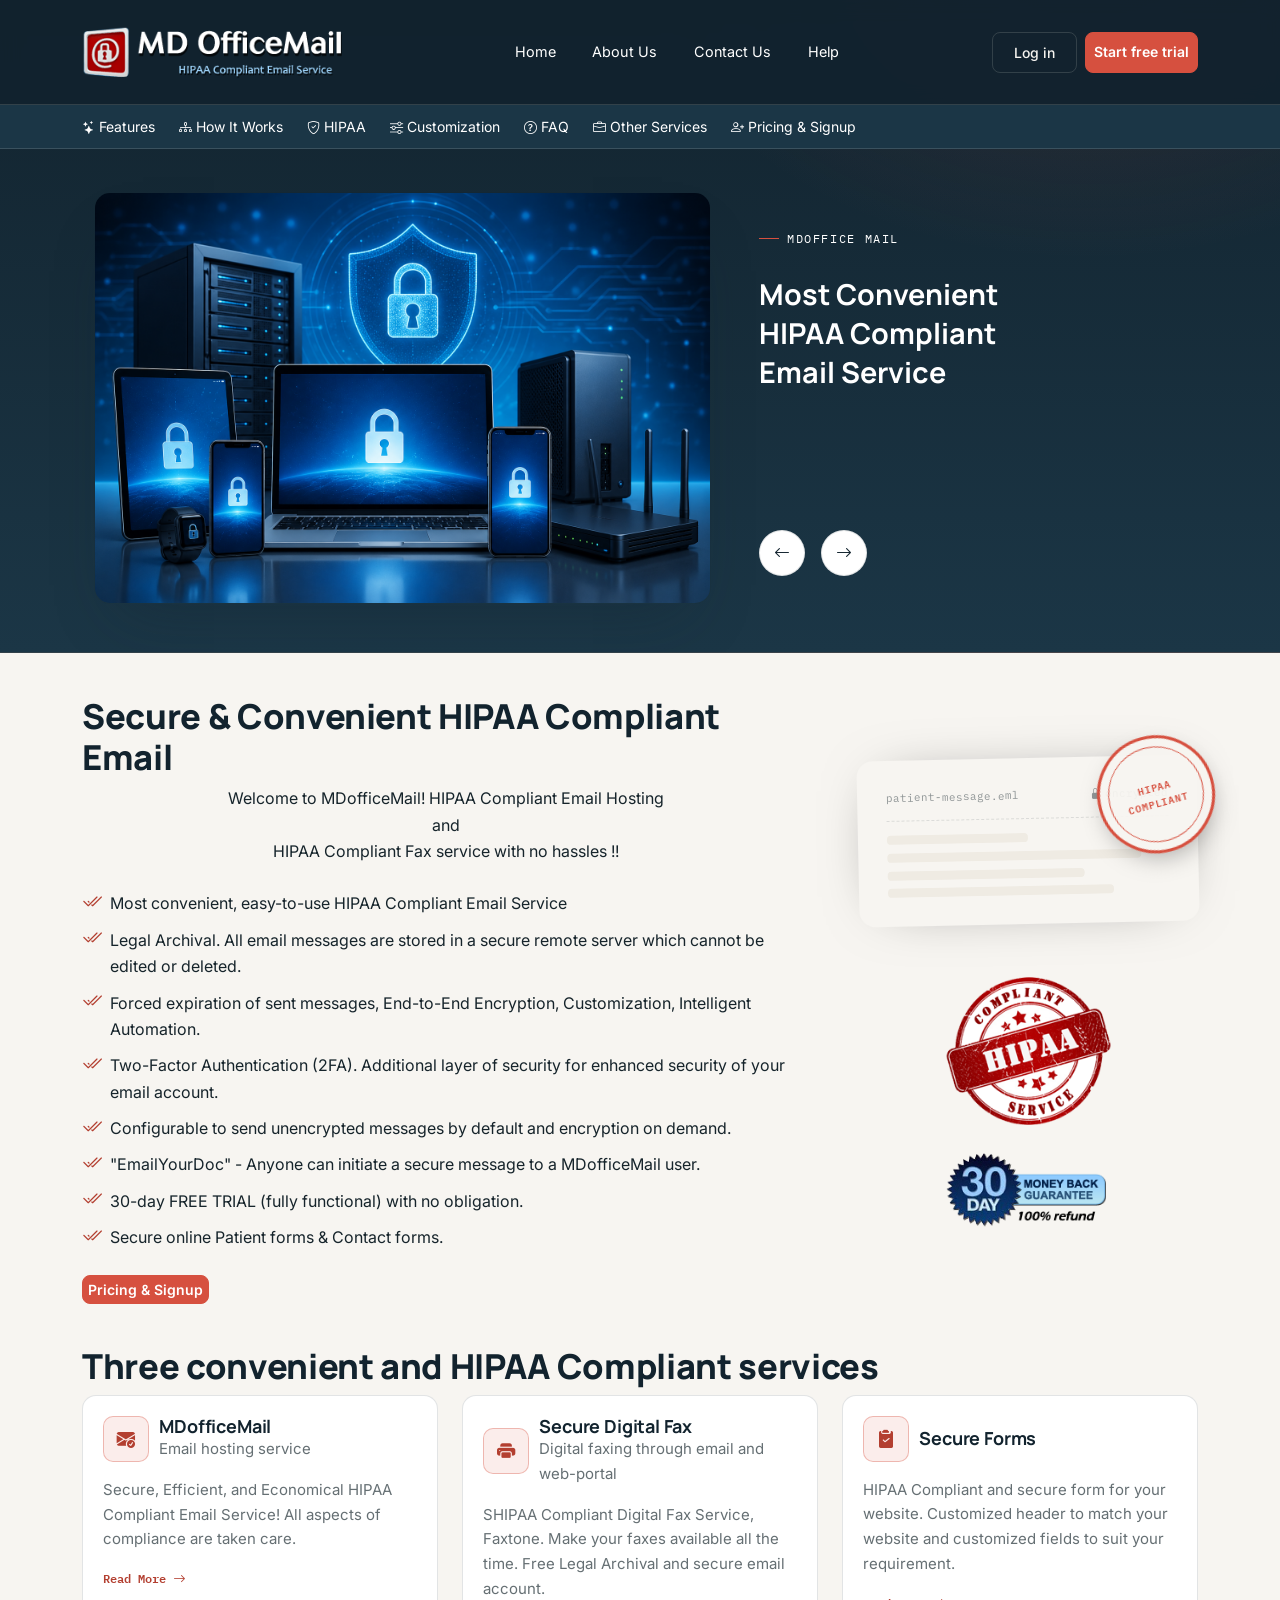
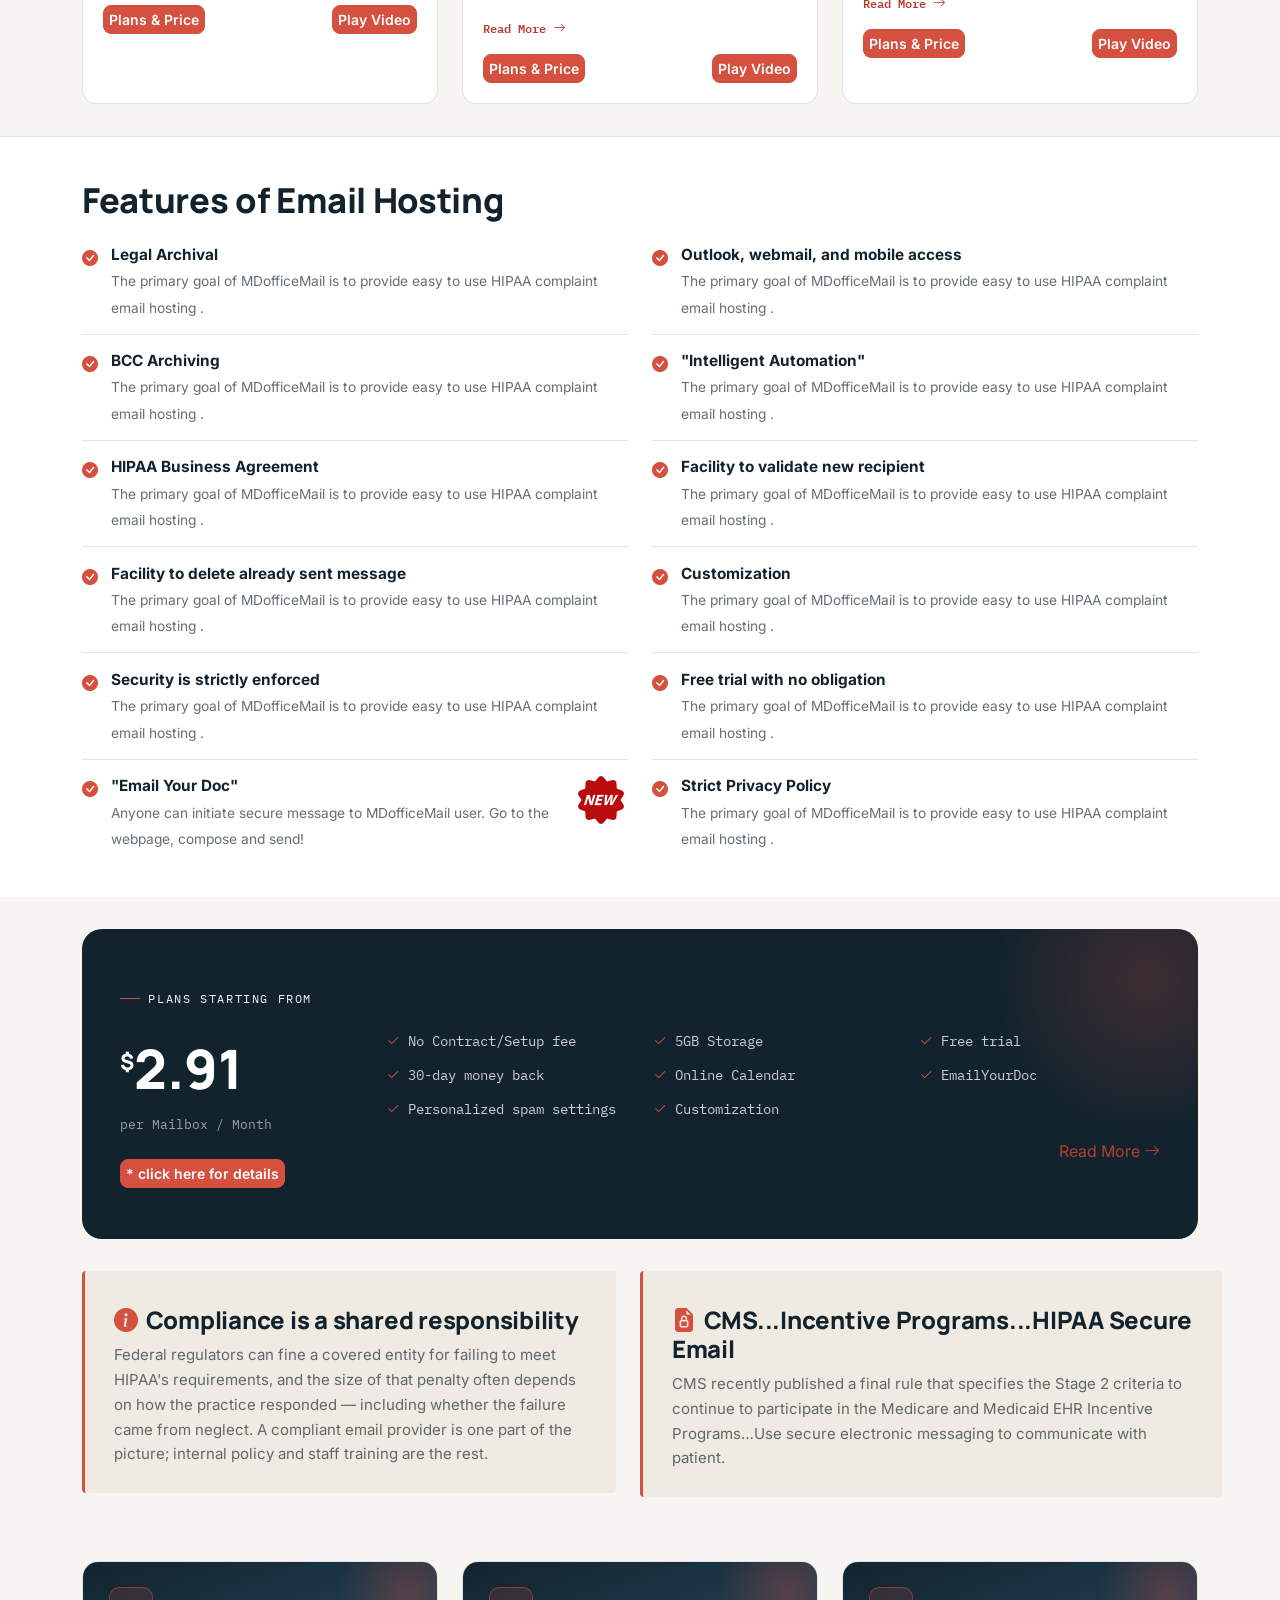
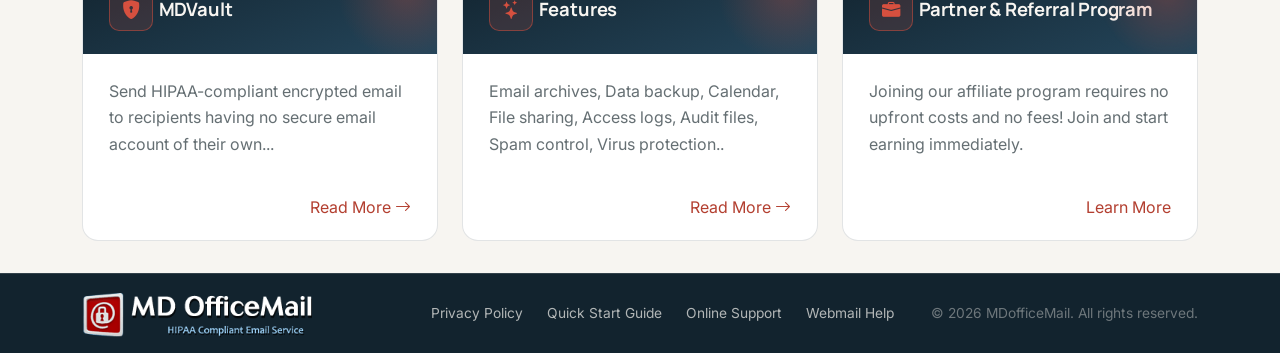
<file: mdofficemail7/index.html>
<!DOCTYPE html>
<html lang="en">

<head>
  <meta charset="UTF-8">
  <meta name="viewport" content="width=device-width, initial-scale=1.0">
  <title>MDofficeMail — HIPAA-Compliant Email, Fax &amp; Forms</title>

  <link rel="preconnect" href="https://fonts.googleapis.com">
  <link
    href="https://fonts.googleapis.com/css2?family=Manrope:wght@500;600;700;800&family=IBM+Plex+Mono:wght@400;500;600&family=Inter:wght@400;500;600&display=swap"
    rel="stylesheet">

  <link href="https://cdn.jsdelivr.net/npm/bootstrap@5.3.3/dist/css/bootstrap.min.css" rel="stylesheet">
  <link rel="stylesheet" href="https://cdn.jsdelivr.net/npm/bootstrap-icons@1.11.3/font/bootstrap-icons.css">
  <link href="css/style.css" rel="stylesheet">

</head>

<body>

  <!-- Fixed header: main nav + secondary menu -->
  <div class="site-header-fixed">
    <!-- Navbar -->
    <nav class="navbar navbar-expand-lg navbar-mdo py-3 main-nav">
      <div class="container">
        <div class="col-lg-3">
          <a class="navbar-brand brand-mark" href="#">
            <img src="img/logo1.png" class="w-100 img-fluid" />
          </a>
        </div>
        <div class="col-lg-9">
          <button class="navbar-toggler border-0" type="button" data-bs-toggle="collapse" data-bs-target="#nav">
            <i class="bi bi-list fs-2 text-white"></i>
          </button>
          <div class="collapse navbar-collapse" id="nav">
            <ul class="navbar-nav mx-auto my-3 my-lg-0">
              <li class="nav-item"><a class="nav-link nav-link-mdo" href="#">Home</a></li>
              <li class="nav-item"><a class="nav-link nav-link-mdo" href="#">About Us</a></li>
              <li class="nav-item"><a class="nav-link nav-link-mdo" href="#">Contact Us</a></li>
              <li class="nav-item"><a class="nav-link nav-link-mdo" href="#">Help </a></li>
            </ul>
            <div class="d-flex gap-2">
              <a href="#" class="btn btn-ghost-light btn-sm">Log in</a>
              <a href="#" class="btn btn-coral btn-sm">Start free trial</a>
            </div>
          </div>
        </div>

      </div>
    </nav>

    <!-- Secondary header menu -->
    <nav class="navbar navbar-expand sub-nav-mdo py-2 sub-nav">
      <div class="container">
        <div class="d-flex sub-nav-scroll justify-content-center justify-content-lg-start gap-4 w-100">

          <li><a href="#" class="sub-nav-link"><i class="bi bi-stars"></i> Features</a></li>
          <li><a href="#" class="sub-nav-link"><i class="bi bi-diagram-3"></i> How It Works</a></li>
          <li><a href="#" class="sub-nav-link"><i class="bi bi-shield-check"></i> HIPAA</a></li>
          <li><a href="#" class="sub-nav-link"><i class="bi bi-sliders"></i> Customization</a></li>
          <li><a href="#" class="sub-nav-link"><i class="bi bi-question-circle"></i> FAQ</a></li>
          <li><a href="#" class="sub-nav-link"><i class="bi bi-briefcase"></i> Other Services</a></li>
          <li><a href="#" class="sub-nav-link"><i class="bi bi-person-plus"></i> Pricing & Signup</a></li>
        </div>
      </div>
    </nav>
  </div>

  <!-- Hero -->
  <header class="hero">
    <div class="container">



      <div class="container">
        <div class="row align-items-center g-5">
          <div class="col-lg-7">
            <div class="slider-image-fixed">
              <img src="img/s1.png"
                alt="Medical office using MDofficeMail">
            </div>
          </div>

          <div class="col-lg-5">
            <span class="eyebrow eyebrow-dark text-white">Mdoffice Mail</span>
            <div id="contentSlider" class="carousel slide content-carousel mt-3" data-bs-ride="carousel"
              data-bs-interval="3400">
              <div class="carousel-inner">
                <div class="carousel-item active">
                  <p class="slide-quote">Most Convenient </br>HIPAA Compliant </br> Email Service </p>

                </div>
                <div class="carousel-item">
                  <p class="slide-quote">Easy-to-use</br> HIPAA compliant email</br> with Legal Archival</p>
                </div>
                <div class="carousel-item">
                  <p class="slide-quote">Faxtone
                    Digital Fax service</br>
                    Secure & HIPAA compliant</p>
                </div>
              </div>
            </div>

            <div class="slider-controls">
              <button class="slider-arrow-btn" type="button" data-bs-target="#contentSlider" data-bs-slide="prev"
                aria-label="Previous">
                <i class="bi bi-arrow-left"></i>
              </button>
              <button class="slider-arrow-btn" type="button" data-bs-target="#contentSlider" data-bs-slide="next"
                aria-label="Next">
                <i class="bi bi-arrow-right"></i>
              </button>

            </div>
          </div>
        </div>
      </div>
    </div>
  </header>

  <!-- Secure & Convenient HIPAA Compliant Email start -->
  <section class="about">
    <div class="container">
      <div class="row align-items-center g-5">
        <div class="col-lg-8">

          <h2 class="section-head">Secure & Convenient HIPAA Compliant Email</h2>
          <p class="lede text-center">
            Welcome to MDofficeMail! HIPAA Compliant Email Hosting
            </br>and</br>
            HIPAA Compliant Fax service with no hassles !!
          </p>
          <ul>
            <li><i class="bi bi-check2-all"></i> <span>Most convenient, easy-to-use HIPAA Compliant Email
                Service</span></li>
            <li><i class="bi bi-check2-all"></i> <span>Legal Archival. All email messages are stored in a secure
                remote server which cannot be edited or deleted.</span></li>
            <li><i class="bi bi-check2-all"></i> <span>Forced expiration of sent messages, End-to-End Encryption,
                Customization, Intelligent Automation.</span></li>
            <li><i class="bi bi-check2-all"></i> <span>Two-Factor Authentication (2FA). Additional layer of security
                for enhanced security of your email account.</span></li>
            <li><i class="bi bi-check2-all"></i> <span>Configurable to send unencrypted messages by default and
                encryption on demand.</span></li>
            <li><i class="bi bi-check2-all"></i> <span>"EmailYourDoc" - Anyone can initiate a secure message to a
                MDofficeMail user.</span></li>
            <li><i class="bi bi-check2-all"></i> <span>30-day FREE TRIAL (fully functional) with no obligation.</span>
            </li>
            <li><i class="bi bi-check2-all"></i> <span>Secure online Patient forms &amp; Contact forms.</span></li>

          </ul>
          <div class="d-flex flex-wrap gap-3 mt-4">
            <a href="#" class="btn btn-coral">Pricing & Signup</a>

          </div>

        </div>

        <div class="col-lg-4 text-center">

          <div class="record-card">
            <div class="stamp-wrap">
              <div class="stamp">HIPAA<br>Compliant</div>
            </div>
            <div class="record-topbar">
              <span>patient-message.eml</span>
              <span><i class="bi bi-lock-fill me-1"></i>encrypted</span>
            </div>
            <div class="record-line w-50"></div>
            <div class="record-line w-90"></div>
            <div class="record-line w-70"></div>
            <div class="record-line w-80" style="margin-bottom:0;"></div>
          </div>

          <img src="img/Seal.png" class="img-fluid w-50 mt-5" />
          <img src="img/30-day-refund.png" class="img-fluid w-50 mt-3" />
        </div>
      </div>
    </div>
  </section>

  <!-- Three services -->
  <section class="pt-0 three-convenient">
    <div class="container">
      <div class="section-head">
        <!-- <span class="eyebrow eyebrow-dark">Three services, one compliant inbox</span> -->
        <h2 class="section-head">Three convenient and HIPAA Compliant services</h2>
      </div>
      <div class="row g-4">
        <div class="col-md-4">
          <div class="svc-card">
            <div class="row d-flex justify-content-center align-items-center">
              <div class="col-lg-2">
                <div class="svc-icon float-start"><i class="bi bi-envelope-check-fill"></i></div>
              </div>
              <div class="col-lg-10">
                <h3 class=""> MDofficeMail</h3>
                <p class="m-0">
                  Email hosting service
                </p>
              </div>
            </div>
            <p class="float-start pt-3">Secure, Efficient, and Economical HIPAA Compliant Email Service! All aspects of
              compliance are taken care.</p>
            <a href="#" class="svc-link float-start w-100">Read More <i class="bi bi-arrow-right"></i></a>
            <div class="row pt-3">
              <div class="col-lg-6">
                <a href="#" class="btn btn-coral">Plans & Price</a>
              </div>
              <div class="col-lg-6 float-end">
                <a href="#" class="btn btn-coral float-end">Play Video</a>
              </div>
            </div>
          </div>
        </div>

        <div class="col-md-4">
          <div class="svc-card">
            <div class="row d-flex justify-content-center align-items-center">
              <div class="col-lg-2">
                <div class="svc-icon float-start"><i class="bi bi-printer-fill"></i></div>
              </div>
              <div class="col-lg-10">
                <h3 class="">Secure Digital Fax</h3>
                <p class="m-0">
                  Digital faxing through email and web-portal
                </p>
              </div>
            </div>

            <p class="float-start pt-3">SHIPAA Compliant Digital Fax Service, Faxtone. Make your faxes available all the
              time. Free Legal Archival and secure email account.</p>
            <a href="#" class="svc-link float-start w-100">Read More <i class="bi bi-arrow-right"></i></a>
            <div class="row pt-3">
              <div class="col-lg-6">
                <a href="#" class="btn btn-coral">Plans & Price</a>
              </div>
              <div class="col-lg-6 float-end">
                <a href="#" class="btn btn-coral float-end">Play Video</a>
              </div>
            </div>
          </div>
        </div>
        <div class="col-md-4">
          <div class="svc-card">
            <div class="row d-flex justify-content-center align-items-center">
              <div class="col-lg-2">
                <div class="svc-icon float-start"><i class="bi bi-clipboard2-check-fill"></i></div>
              </div>
              <div class="col-lg-10">
                <h3 class="  float-start">Secure Forms</h3>
              </div>
            </div>

            <p class="float-start pt-3">HIPAA Compliant and secure form for your website. Customized header to match
              your
              website and customized fields to suit your requirement.</p>
            <a href="#" class="svc-link float-start w-100">Read More <i class="bi bi-arrow-right"></i></a>
            <div class="row pt-3">
              <div class="col-lg-6">
                <a href="#" class="btn btn-coral">Plans & Price</a>
              </div>
              <div class="col-lg-6 float-end">
                <a href="#" class="btn btn-coral float-end">Play Video</a>
              </div>
            </div>
          </div>
        </div>


      </div>
    </div>
  </section>

  <!-- Features -->
  <section class="bg-white border-top">
    <div class="container">
      <div class="row ">
        <h2 class="section-head"> Features of Email Hosting</h2>
        <div class="col-lg-6">
          <ul class="feat-list">
            <li>
              <i class="bi bi-check-circle-fill"></i>
              <div><a href="#"> <strong>Legal Archival</strong>
                  <span>
                    The primary goal of MDofficeMail is to provide easy to use HIPAA complaint email hosting .
                  </span>
                </a>
              </div>
            </li>
            <li>
              <i class="bi bi-check-circle-fill"></i>
              <div><a href="#"> <strong>BCC Archiving</strong>
                  <span>
                    The primary goal of MDofficeMail is to provide easy to use HIPAA complaint email hosting .
                  </span>
                </a>
              </div>
            </li>
            <li>
              <i class="bi bi-check-circle-fill"></i>
              <div><a href="#"> <strong>HIPAA Business Agreement</strong>
                  <span>
                    The primary goal of MDofficeMail is to provide easy to use HIPAA complaint email hosting .
                  </span>
                </a>
              </div>
            </li>
            <li>
              <i class="bi bi-check-circle-fill"></i>
              <div><a href="#"> <strong>Facility to delete already sent message</strong>
                  <span>
                    The primary goal of MDofficeMail is to provide easy to use HIPAA complaint email hosting .
                  </span>
                </a>
              </div>
            </li>
            <li>
              <i class="bi bi-check-circle-fill"></i>
              <div><a href="#"> <strong>Security is strictly enforced</strong>
                  <span>
                    The primary goal of MDofficeMail is to provide easy to use HIPAA complaint email hosting .
                  </span>
                </a>
              </div>
            </li>
            <li>
              <i class="bi bi-check-circle-fill"></i>
              <div><a href="#"> <strong class="w-100">"Email Your Doc" <span class="float-end"> <img
                        src="img/new.png" /> </span></strong>
                  <span>
                    Anyone can initiate secure message to MDofficeMail user. Go to the webpage, compose and send!
                  </span>
                </a>
              </div>
            </li>



          </ul>
        </div>

        <div class="col-lg-6">
          <ul class="feat-list">
            <li>
              <i class="bi bi-check-circle-fill"></i>
              <div><a href="#"> <strong>Outlook, webmail, and mobile access</strong>
                  <span>
                    The primary goal of MDofficeMail is to provide easy to use HIPAA complaint email hosting .
                  </span>
                </a>
              </div>
            </li>
            <li>
              <i class="bi bi-check-circle-fill"></i>
              <div><a href="#"> <strong>"Intelligent Automation"</strong>
                  <span>
                    The primary goal of MDofficeMail is to provide easy to use HIPAA complaint email hosting .
                  </span>
                </a>
              </div>
            </li>
            <li>
              <i class="bi bi-check-circle-fill"></i>
              <div><a href="#"> <strong>Facility to validate new recipient</strong>
                  <span>
                    The primary goal of MDofficeMail is to provide easy to use HIPAA complaint email hosting .
                  </span>
                </a>
              </div>
            </li>
            <li>
              <i class="bi bi-check-circle-fill"></i>
              <div><a href="#"> <strong>Customization</strong>
                  <span>
                    The primary goal of MDofficeMail is to provide easy to use HIPAA complaint email hosting .
                  </span>
                </a>
              </div>
            </li>
            <li>
              <i class="bi bi-check-circle-fill"></i>
              <div><a href="#"> <strong>Free trial with no obligation</strong>
                  <span>
                    The primary goal of MDofficeMail is to provide easy to use HIPAA complaint email hosting .
                  </span>
                </a>
              </div>
            </li>
            <li>
              <i class="bi bi-check-circle-fill"></i>
              <div><a href="#"> <strong>Strict Privacy Policy</strong>
                  <span>
                    The primary goal of MDofficeMail is to provide easy to use HIPAA complaint email hosting .
                  </span>
                </a>
              </div>
            </li>



          </ul>
        </div>

      </div>
    </div>
  </section>

  <!-- Pricing -->
  <section id="pricing">
    <div class="container">
      <div class="pricing-band">
        <div class="row align-items-center g-4">
          <div class="col-lg-3">
            <span class="eyebrow eyebrow-light">Plans starting from</span>
            <div class="mt-3">
              <span class="price-num"><sup>$</sup>2.91</span>
              <div class="price-unit">per Mailbox / Month </div>
            </div>
            <a href="#" class="btn btn-coral mt-4">* click here for details </a>
          </div>
          <div class="col-lg-9">
            <div class="price-perks">
              <div><i class="bi bi-check2"></i>No Contract/Setup fee</div>
              <div><i class="bi bi-check2"></i>5GB Storage</div>
              <div><i class="bi bi-check2"></i>Free trial</div>
              <div><i class="bi bi-check2"></i>30-day money back</div>
              <div><i class="bi bi-check2"></i>Online Calendar</div>
              <div><i class="bi bi-check2"></i>EmailYourDoc</div>
              <div><i class="bi bi-check2"></i>Personalized spam settings</div>
              <div><i class="bi bi-check2"></i>Customization</div>
            </div>
              <a href="#" class="svc-link float-end text-end w-100 mt-3">Read More <i class="bi bi-arrow-right"></i></a>
          </div>
        </div>
      </div>
    </div>
  </section>

  <!-- Compliance note -->
  <section id="compliance" class="pt-0">
    <div class="container">
      <div class="row g-5">
        <div class="col-lg-6">
          <div class="compliance-note">
            <h4 class="section-head"><i class="bi bi-info-circle-fill me-2" style="color:var(--coral);"></i>Compliance is a shared
              responsibility</h4>
            <p>Federal regulators can fine a covered entity for failing to meet HIPAA's requirements, and the size of
              that penalty often depends on how the practice responded &mdash; including whether the failure came from
              neglect. A compliant email provider is one part of the picture; internal policy and staff training are the
              rest.</p>
          </div>
        </div>
        <div class="col-lg-6 compliance-note">
          <h4 class="section-head"><i class="bi bi-file-earmark-lock-fill me-2" style="color:var(--coral);"></i>CMS...Incentive Programs...HIPAA Secure Email</h4>
         
          <p class="text-dim mb-0">CMS recently published a final rule that specifies the Stage 2 criteria to continue to participate in the Medicare and Medicaid EHR Incentive Programs…Use secure electronic messaging to communicate with patient.

          </p>
        </div>
      </div>
    </div>
  </section>


<section>
<div class="container">


  <div class="row g-4">

    <div class="col-md-4">
      <div class="hl-card">
        <div class="hl-card-head">
          <div class="hl-card-icon"><i class="bi bi-shield-lock-fill"></i></div>
          <h3>MDVault</h3>
        </div>
        <div class="hl-card-body">
          <p>Send HIPAA-compliant encrypted email to recipients having no secure email account of their own...</p>
          <a href="#" class="svc-link float-end text-end w-100 mt-3">Read More <i class="bi bi-arrow-right"></i></a>
        </div>
      </div>
    </div>

    <div class="col-md-4">
      <div class="hl-card">
        <div class="hl-card-head">
          <div class="hl-card-icon"><i class="bi bi-stars"></i></div>
          <h3>Features</h3>
        </div>
        <div class="hl-card-body">
          <p>Email archives, Data backup, Calendar, File sharing, Access logs, Audit files, Spam control, Virus protection..</p>
      
          <a href="#" class="svc-link float-end text-end w-100 mt-3">Read More <i class="bi bi-arrow-right"></i></a>
        </div>
      </div>
    </div>

    <div class="col-md-4">
      <div class="hl-card">
        <div class="hl-card-head">
          <div class="hl-card-icon"><i class="bi bi-briefcase-fill"></i></div>
          <h3>Partner &amp; Referral Program</h3>
        </div>
        <div class="hl-card-body">
          <p>Joining our affiliate program requires no upfront costs and no fees! Join and start earning immediately.</p>
         <a href="#" class="svc-link float-end text-end w-100 mt-3">Learn More</a>
        </div>
      </div>
    </div>

  </div>
</div>
</section>
  <footer>
    <div class="container d-flex flex-column flex-md-row justify-content-between align-items-center gap-3">
      <div class="brand-mark" style="font-size:1rem;">
       <img src="img/logo1.png" class="w-75 img-fluid" />
        
      </div>
      <div class="d-flex gap-4">
        <a href="#">Privacy Policy</a>
        <a href="#">Quick Start Guide </a>
        <a href="#">Online Support </a>
        <a href="#">Webmail Help</a>
      </div>
      <div style="color: rgba(247,245,241,0.4);">&copy; 2026 MDofficeMail. All rights reserved.</div>
    </div>
  </footer>

  <script src="https://cdn.jsdelivr.net/npm/bootstrap@5.3.3/dist/js/bootstrap.bundle.min.js"></script>
</body>

</html>
</file>
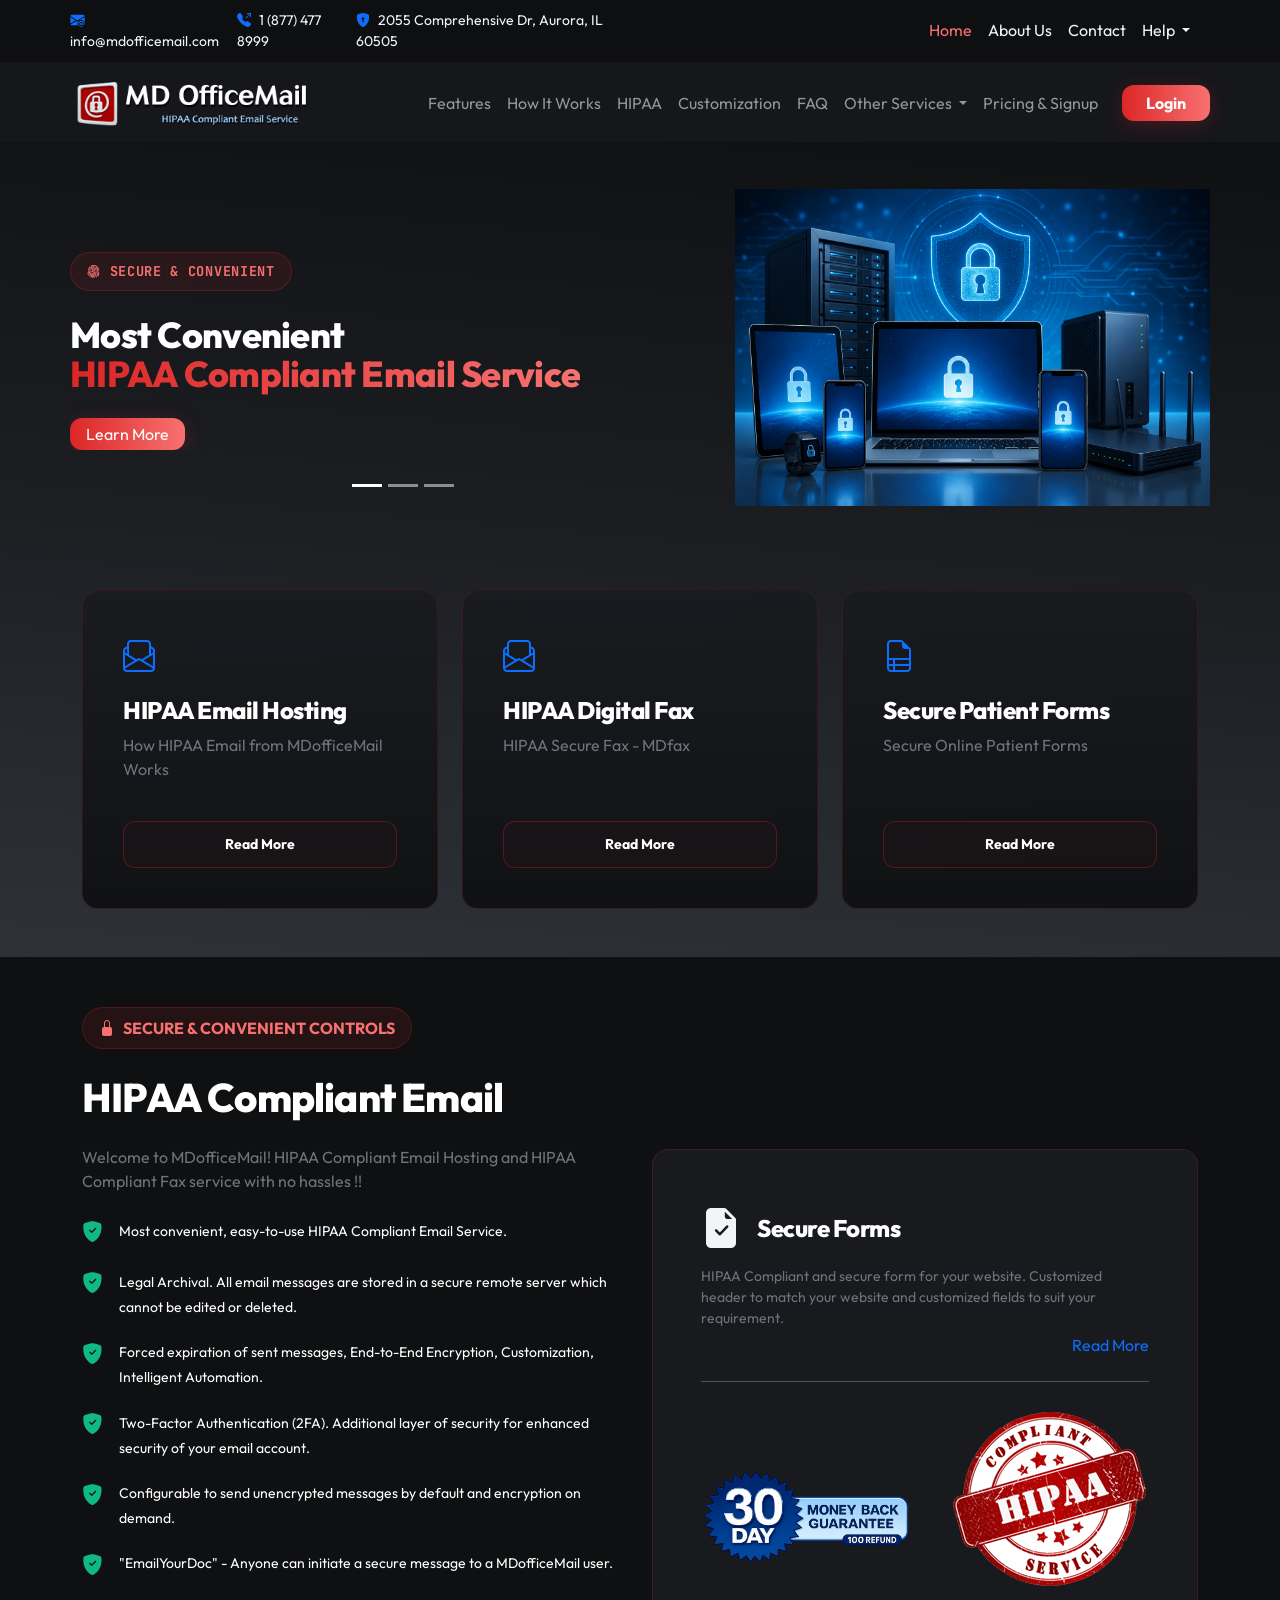
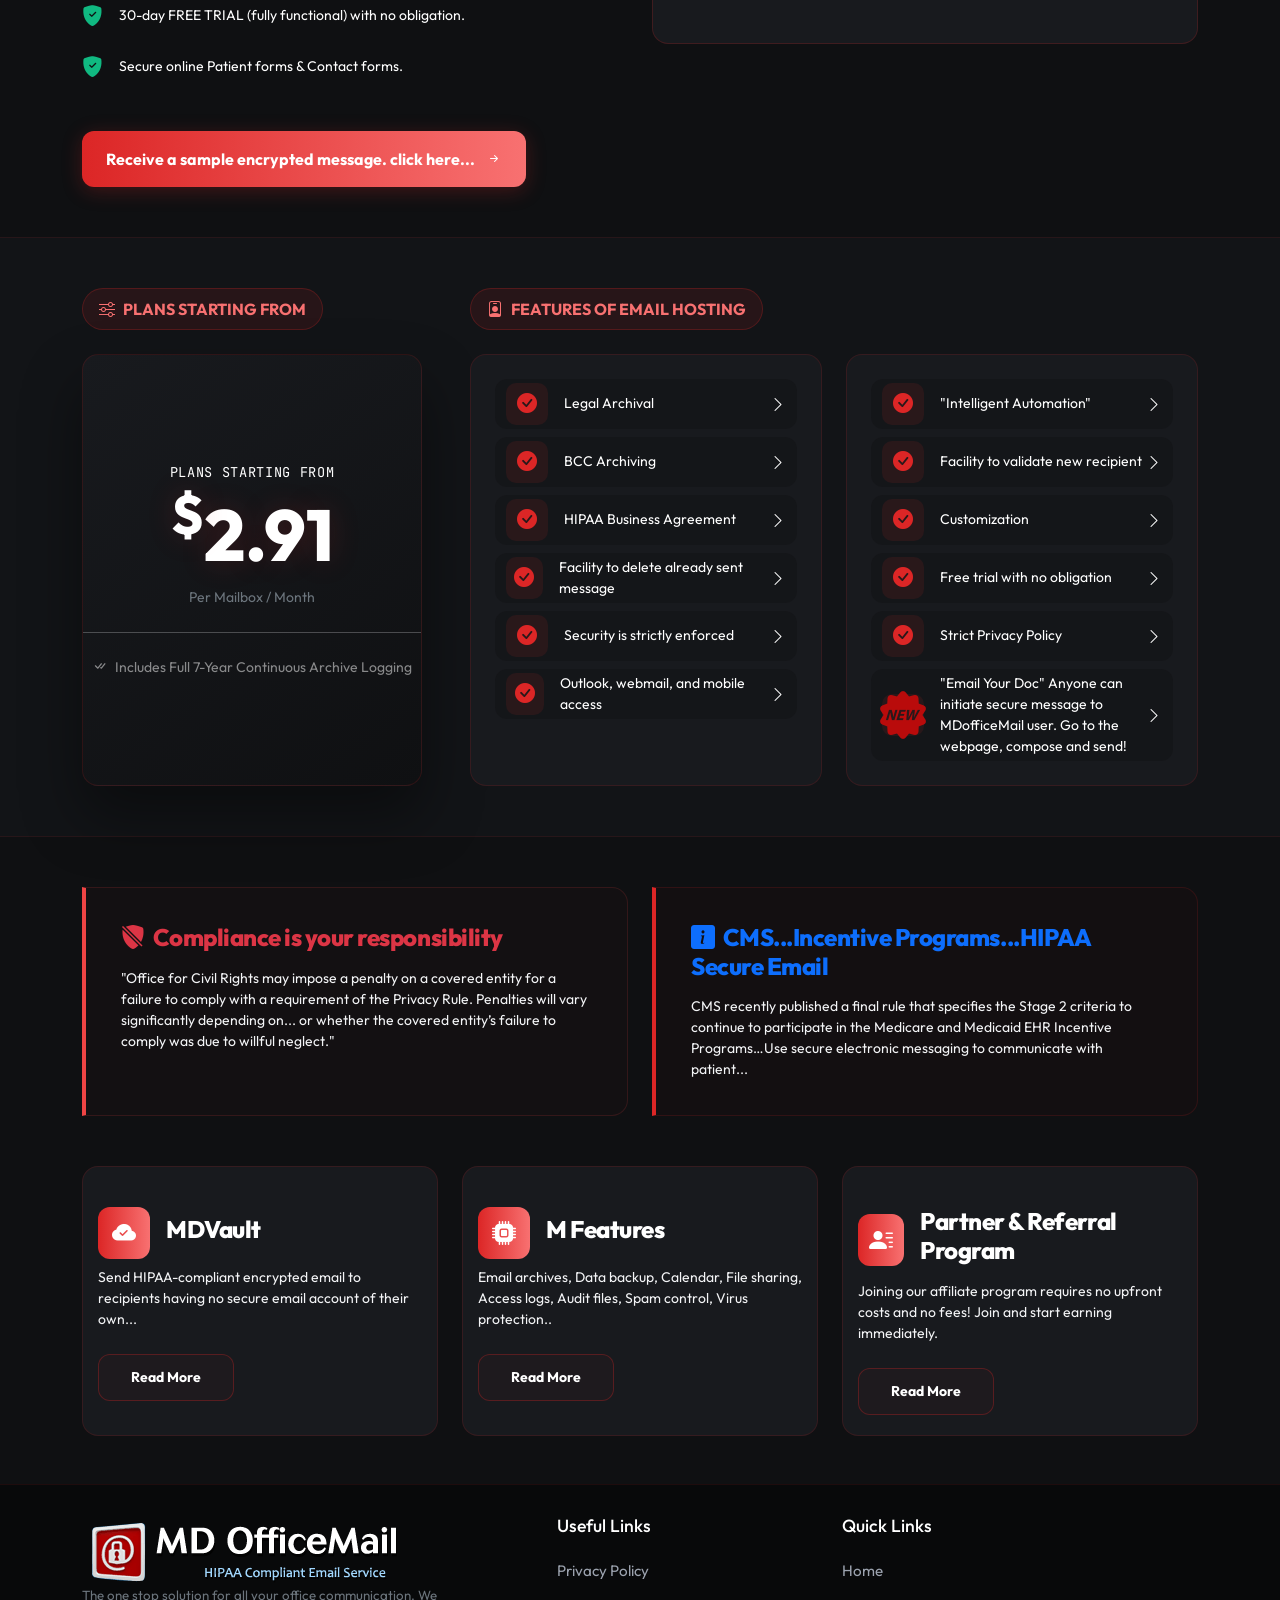
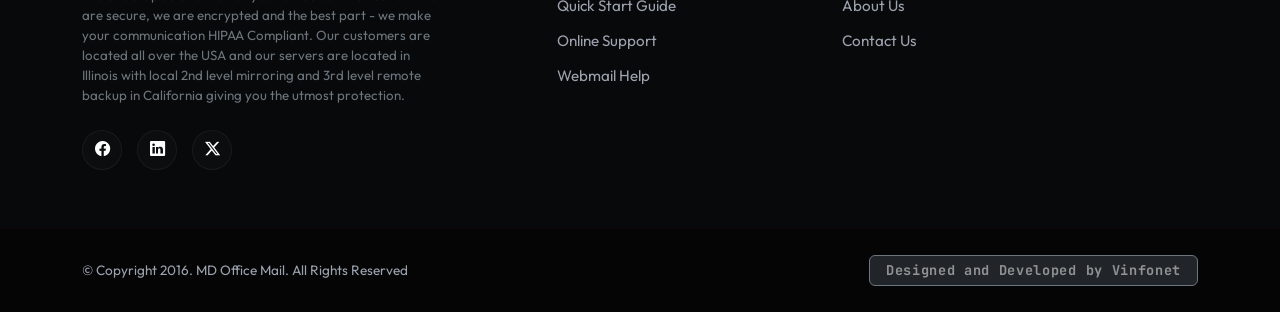
<file: mdofficemail8/index2.html>
<!DOCTYPE html>
<html lang="en">

<head>
  <meta charset="utf-8">
  <meta content="width=device-width, initial-scale=1.0" name="viewport">
  <title>MDofficeMail | Complete Enterprise HIPAA Matrix Hub</title>

  <!-- Fonts & Vendor CSS -->
  <link rel="preconnect" href="https://fonts.googleapis.com">
  <link rel="preconnect" href="https://fonts.gstatic.com" crossorigin>
  <link
    href="https://fonts.googleapis.com/css2?family=Outfit:wght@400;500;600;700;800&family=JetBrains+Mono:wght@500;700&display=swap"
    rel="stylesheet">
  <link href="https://cdnjs.cloudflare.com/ajax/libs/bootstrap/5.3.2/css/bootstrap.min.css" rel="stylesheet">
  <link href="https://cdn.jsdelivr.net/npm/bootstrap-icons@1.11.1/font/bootstrap-icons.css" rel="stylesheet">
  <link rel="stylesheet" href="style2.css">

</head>

<body>

  <!-- Top Utilities Strip Utility Ribbon -->
  <div class="sticky-top">
    <div class="top-ribbon ">
      <div class="container-fluid container-xl">
        <div class="row">
          <div class="col-lg-12 p-0 top-header">
            <div class="row">
              <div class="col-lg-6 d-flex align-items-center">
                <span><i class="bi bi-envelope-at-fill me-2 text-primary"></i>info@mdofficemail.com</span>
                <span class="ps-2"><i class="bi bi-telephone-outbound-fill me-2 text-primary"></i>1 (877) 477
                  8999</span>
                <span class="d-none d-lg-inline ps-2"><i class="bi bi-shield-lock-fill me-2 text-primary"></i>2055
                  Comprehensive Dr, Aurora, IL 60505</span>
              </div>
              <div class="col-lg-6">
                <nav class="navbar navbar-expand-lg navbar-dark p-0">
                  <div class="container-fluid container-xl">
                    <!-- Mobile Toggle -->
                    <button class="navbar-toggler border-0" type="button" data-bs-toggle="collapse"
                      data-bs-target="#mainNavbar" aria-controls="mainNavbar" aria-expanded="false"
                      aria-label="Toggle navigation">
                      <span class="navbar-toggler-icon"></span>
                    </button>

                    <!-- Menu -->
                    <div class="collapse navbar-collapse justify-content-end" id="mainNavbar">
                      <ul class="navbar-nav  mb-2 mb-lg-0">

                        <li class="nav-item">
                          <a class="nav-link active" href="#">Home</a>
                        </li>

                        <li class="nav-item">
                          <a class="nav-link" href="#">
                            About Us</a>
                        </li>

                        <li class="nav-item">
                          <a class="nav-link" href="#">
                            Contact</a>
                        </li>


                        <!-- Dropdown -->
                        <li class="nav-item dropdown">
                          <a class="nav-link dropdown-toggle" href="#" role="button" data-bs-toggle="dropdown"
                            aria-expanded="false">

                            Help
                          </a>

                          <ul class="dropdown-menu">



                            <li class="border-bottom">
                              <a class="dropdown-item" href="#">Webmail Help</a>
                            </li>
                            <li class="border-bottom">
                              <a class="dropdown-item" href="#">Online Help/Support</a>
                            </li>
                            <li class="border-bottom">
                              <a class="dropdown-item" href="#">Download Quick Start Guide</a>
                            </li>
                            <li class="border-bottom">
                              <a class="dropdown-item" href="#">iPhone Setup Guide</a>
                            </li>
                            <li class="border-bottom">
                              <a class="dropdown-item" href="#">Android Setup Guide</a>
                            </li>
                            <li class="border-bottom">
                              <a class="dropdown-item" href="#">Support Request</a>
                            </li>



                          </ul>
                        </li>



                      </ul>


                    </div>

                  </div>
                </nav>
              </div>
            </div>
          </div>
        </div>
        <div class="d-flex justify-content-between align-items-center flex-wrap gap-3">
          <div class="d-flex gap-4 flex-wrap">
            <div class="d-flex gap-3 align-items-end mono-tech">



            </div>

          </div>
        </div>
      </div>
    </div>
    <!-- Header -->
    <header class="header-main ">
      <nav class="navbar navbar-expand-lg navbar-dark">
        <div class="container-fluid container-xl p-0">

          <!-- Logo -->
          <a class="navbar-brand font-heading fs-4" href="index.html">
            <img src="assets/img/logo.png" class="w-75" />
          </a>

          <!-- Mobile Toggle -->
          <button class="navbar-toggler border-0" type="button" data-bs-toggle="collapse" data-bs-target="#mainNavbar"
            aria-controls="mainNavbar" aria-expanded="false" aria-label="Toggle navigation">
            <span class="navbar-toggler-icon"></span>
          </button>

          <!-- Menu -->
          <div class="collapse navbar-collapse justify-content-end" id="mainNavbar">
            <ul class="navbar-nav  mb-2 mb-lg-0">

              <li class="nav-item">
                <a class="nav-link" href="#">Features</a>
              </li>

              <li class="nav-item">
                <a class="nav-link" href="#">How It Works</a>
              </li>

              <li class="nav-item">
                <a class="nav-link" href="#">HIPAA</a>
              </li>

              <li class="nav-item">
                <a class="nav-link" href="#">Customization</a>
              </li>

              <li class="nav-item">
                <a class="nav-link" href="#">FAQ</a>
              </li>

              <!-- Dropdown -->
              <li class="nav-item dropdown">
                <a class="nav-link dropdown-toggle" href="#" role="button" data-bs-toggle="dropdown"
                  aria-expanded="false">
                  Other Services
                </a>

                <ul class="dropdown-menu">
                  <li class="border-bottom"><a class="dropdown-item" href="#">Secure Fax <br> HIPAA compliant digital
                      fax service</a></li>
                  <li><a class="dropdown-item" href="#">Secure Fax <br> HIPAA compliant digital fax service</a></li>

                </ul>
              </li>

              <li class="nav-item">
                <a class="nav-link" href="#">Pricing & Signup</a>
              </li>

            </ul>

            <!-- CTA Button -->
            <button type="button" class="btn btn-action px-4 ms-lg-3" data-bs-toggle="modal"
              data-bs-target="#demoModal">
              Login
            </button>
          </div>

        </div>
      </nav>
    </header>
  </div>
  <main>

    <!-- Asymmetric Top-to-Bottom Segment 1: Hero Workspace Component -->
    <section class="hero-asymmetric">
      <div class="container">
        <div class="row align-items-center min-vh-50 gy-5">

          <!-- Left Content Slider -->
          <div class="col-lg-7 slider-right">
            <div id="heroCarousel" class="carousel slide" data-bs-ride="carousel">

              <div class="carousel-inner">

                <!-- Slide 1 -->
                <div class="carousel-item active">
                  <div class="cyber-badge mono-tech">
                    <i class="bi bi-fingerprint"></i> Secure & Convenient
                  </div>

                  <h1 class="hero-title mb-4">
                    Most Convenient <br>
                    <span
                      style="background: var(--gradient-crimson); -webkit-background-clip: text; -webkit-text-fill-color: transparent;">
                      HIPAA Compliant Email Service
                    </span>
                  </h1>

                  <div class="d-flex gap-3 flex-wrap">
                    <button class="btn btn-action py-1 px-3 fs-6 fw-normal">
                      Learn More
                    </button>
                  </div>
                </div>

                <!-- Slide 2 -->
                <div class="carousel-item">
                  <div class="cyber-badge mono-tech">
                    <i class="bi bi-shield-lock"></i> MD OfficeMail
                  </div>

                  <h1 class="hero-title mb-4">
                    Easy-to-use <br>
                    <span
                      style="background: var(--gradient-crimson); -webkit-background-clip: text; -webkit-text-fill-color: transparent;">
                      HIPAA compliant email with Legal Archival
                    </span>
                  </h1>

                  <div class="d-flex gap-3 flex-wrap">
                    <button class="btn btn-action py-1 px-3 fs-6 fw-normal">
                      Learn More
                    </button>
                  </div>
                </div>

                <!-- Slide 3 -->
                <div class="carousel-item">
                  <div class="cyber-badge mono-tech">
                    <i class="bi bi-envelope-check"></i> Crypt-n-Send
                  </div>

                  <h1 class="hero-title mb-4">
                    Email Encryption Service <br>
                    <span
                      style="background: var(--gradient-crimson); -webkit-background-clip: text; -webkit-text-fill-color: transparent;">
                      for your current email
                    </span>
                  </h1>

                  <div class="d-flex gap-3 flex-wrap">
                    <button class="btn btn-action py-1 px-3 fs-6 fw-normal">
                      Learn More
                    </button>
                  </div>
                </div>

              </div>



              <!-- Indicators -->
              <div class="carousel-indicators position-static mt-4">
                <button type="button" data-bs-target="#heroCarousel" data-bs-slide-to="0" class="active"></button>
                <button type="button" data-bs-target="#heroCarousel" data-bs-slide-to="1"></button>
                <button type="button" data-bs-target="#heroCarousel" data-bs-slide-to="2"></button>
              </div>

            </div>
          </div>

          <!-- Right Image -->
          <div class="col-lg-5 p-lg-0">
            <img src="assets/img/s1.png" class="img-fluid w-100" alt="">
          </div>

        </div>

        <!-- Three Component Interface Matrix Cards Configuration -->
        <div class="row g-4 py-5">
          <div class="col-md-4">
            <div class="matrix-card">
              <div>
                <i class="bi bi-envelope-paper text-primary fs-2 mb-3 d-block"></i>
                <h4>HIPAA Email Hosting</h4>
                <p class="text-secondary ">How HIPAA Email from MDofficeMail Works</p>
              </div>
              <button class="btn btn-outline-custom btn-sm w-100 mt-4">Read More</button>
            </div>
          </div>
          <div class="col-md-4">
            <div class="matrix-card">
              <div>
                <i class="bi bi-envelope-paper text-primary fs-2 mb-3 d-block"></i>
                <h4>HIPAA Digital Fax</h4>
                <p class="text-secondary ">HIPAA Secure Fax - MDfax</p>
              </div>
              <button class="btn btn-outline-custom btn-sm w-100 mt-4">Read More</button>
            </div>
          </div>
          <div class="col-md-4">
            <div class="matrix-card">
              <div>
                <i class="bi bi-file-earmark-ruled text-primary fs-2 mb-3 d-block"></i>
                <h4>Secure Patient Forms</h4>
                <p class="text-secondary ">Secure Online Patient Forms</p>
              </div>
              <button class="btn btn-outline-custom btn-sm w-100 mt-4">Read More</button>
            </div>
          </div>
        </div>
      </div>
    </section>

    <!-- Core Product Information Showcases Checklist Section -->
    <section class="showcase-section">
      <div class="container">
        <div class="row gy-5 align-items-center">
          <div class="col-lg-6">
            <div class="cyber-badge"><i class="bi bi-lock-fill"></i> Secure & Convenient Controls</div>
            <h2 class="fs-1 mb-4">HIPAA Compliant Email</h2>
            <p class="text-secondary mb-4 text-stat">Welcome to MDofficeMail! HIPAA Compliant Email Hosting
              and HIPAA Compliant Fax service with no hassles !!</p>

            <ul class="system-list mb-5">
              <li>
                <i class="bi bi-shield-fill-check"></i>
                <span><a href="#" class="text-white"> Most convenient, easy-to-use HIPAA Compliant Email
                    Service.</a></span>
              </li>
              <li>
                <i class="bi bi-shield-fill-check"></i>
                <span><a href="#" class="text-white">Legal Archival. All email messages are stored in a secure remote
                    server which cannot be edited or deleted.</a></span>
              </li>
              <li>
                <i class="bi bi-shield-fill-check"></i>
                <span><a href="#" class="text-white"> Forced expiration of sent messages, End-to-End Encryption,
                    Customization, Intelligent Automation.</a></span>
              </li>
              <li>
                <i class="bi bi-shield-fill-check"></i>
                <span><a href="#" class="text-white"> Two-Factor Authentication (2FA). Additional layer of security for
                    enhanced security of your email account.</a></span>
              </li>
              <li>
                <i class="bi bi-shield-fill-check"></i>
                <span><a href="#" class="text-white"> Configurable to send unencrypted messages by default and
                    encryption on demand.</a></span>
              </li>
              <li>
                <i class="bi bi-shield-fill-check"></i>
                <span><a href="#" class="text-white"> "EmailYourDoc" - Anyone can initiate a secure message to a
                    MDofficeMail user.</a></span>
              </li>
              <li>
                <i class="bi bi-shield-fill-check"></i>
                <span><a href="#" class="text-white">30-day FREE TRIAL (fully functional) with no obligation.</a></span>
              </li>
              <li>
                <i class="bi bi-shield-fill-check"></i>
                <span><a href="#" class="text-white">Secure online Patient forms & Contact forms.</a></span>
              </li>

            </ul>

            <button type="button" class="btn btn-action py-3 px-4" data-bs-toggle="modal" data-bs-target="#demoModal">

              Receive a sample encrypted message. click here... <i class="bi bi-arrow-right-short ms-2"></i>
            </button>
          </div>

          <div class="col-lg-6">
            <div class="p-5 rounded-4 border"
              style="background: var(--bg-surface); border-color: rgba(220, 38, 38, 0.2) !important;">
              <div class="d-flex align-items-center gap-3 mb-2">
                <i class="bi bi-file-earmark-check-fill text-accent fs-1"></i>
                <div>
                  <h4 class="mb-0">Secure Forms</h4>

                </div>
              </div>
              <p class="text-secondary small mb-1">HIPAA Compliant and secure form for your website. Customized header
                to match your website and customized fields to suit your requirement.</p>
              <a href="#" class="float-end">Read More</a>
              <div class="clearfix"></div>
              <hr class="my-4 opacity-10">
              <div class="row">
                <div class="col-lg-6 pt-5">
                  <img src="assets/img/30-day-refund.png" class="img-fluid float-start" />
                </div>
                <div class="col-lg-6">
                  <img src="assets/img/Seal.png" class="img-fluid float-end" />
                </div>
              </div>
            </div>
          </div>
        </div>
    </section>

    <!-- Top-to-Bottom Segment 2: Financial Pricing Deck & Sidebar Integration Matrix -->
    <section class="pricing-deck-section">
      <div class="container">


        <div class="row g-5 align-items-stretch">
          <div class="col-lg-4 d-flex flex-column justify-content-between">
            <div class="col-lg-12">
              <div>
                <div class="cyber-badge"><i class="bi bi-sliders"></i> Plans starting from</div>

              </div>
            </div>
            <div class="pricing-glass-card h-100 d-flex flex-column justify-content-center">
              <div>
                <span class="mono-tech text-uppercase tracking-wider text-white  d-block mb-3">Plans starting
                  from</span>
                <div class="cost-ticker my-3"><sup>$</sup>2.91</div>
                <span class="text-secondary small d-block mt-2">Per Mailbox / Month</span>
              </div>
              <hr class="my-4 opacity-10">
              <div class="small text-white-50"><i class="bi bi-check-all text-accent me-2"></i>Includes Full
                7-Year Continuous Archive Logging</div>
            </div>


          </div>

          <div class="col-lg-8">
            <div>
              <div class="cyber-badge"><i class="bi bi-person-badge"></i> Features of Email Hosting</div>

            </div>
            <div class="row">
              <div class="col-md-6">

                <div class="link-matrix-box h-100 d-flex flex-column justify-content-between">

                  <div class="d-flex flex-column gap-2">
                    <a href="#" class="link-row-item">
                      <span class="icon-circle"><i class="bi bi-check-circle-fill"></i></span>
                      <div>
                        <span class="d-block small">Legal Archival</span>

                      </div>
                      <i class="bi bi-chevron-right chevron-right"></i>
                    </a>
                    <a href="#" class="link-row-item">
                      <span class="icon-circle"><i class="bi bi-check-circle-fill"></i></span>
                      <div>
                        <span class="d-block small">BCC Archiving</span>

                      </div>
                      <i class="bi bi-chevron-right chevron-right"></i>
                    </a>
                    <a href="#" class="link-row-item">
                      <span class="icon-circle"><i class="bi bi-check-circle-fill"></i></span>
                      <div>
                        <span class="d-block small">HIPAA Business Agreement</span>

                      </div>
                      <i class="bi bi-chevron-right chevron-right"></i>
                    </a>
                    <a href="#" class="link-row-item">
                      <span class="icon-circle"><i class="bi bi-check-circle-fill"></i></span>
                      <div>
                        <span class="d-block small">Facility to delete already sent message</span>
                      </div>
                      <i class="bi bi-chevron-right chevron-right"></i>
                    </a>
                    <a href="#" class="link-row-item">
                      <span class="icon-circle"><i class="bi bi-check-circle-fill"></i></span>
                      <div>
                        <span class="d-block small">Security is strictly enforced</span>

                      </div>
                      <i class="bi bi-chevron-right chevron-right"></i>
                    </a>
                    <a href="#" class="link-row-item">
                      <span class="icon-circle"><i class="bi bi-check-circle-fill"></i></span>
                      <div>
                        <span class="d-block small">Outlook, webmail, and mobile access</span>

                      </div>
                      <i class="bi bi-chevron-right chevron-right"></i>
                    </a>
                  </div>
                </div>
              </div>
              <div class="col-lg-6">
                <div class="link-matrix-box h-100 d-flex flex-column justify-content-between">

                  <div class="d-flex flex-column gap-2">

                    <a href="#" class="link-row-item">
                      <span class="icon-circle"><i class="bi bi-check-circle-fill"></i></span>
                      <div>
                        <span class="d-block small">"Intelligent Automation"</span>

                      </div>
                      <i class="bi bi-chevron-right chevron-right"></i>
                    </a>
                    <a href="#" class="link-row-item">
                      <span class="icon-circle"><i class="bi bi-check-circle-fill"></i></span>
                      <div>
                        <span class="d-block small">Facility to validate new recipient</span>
                      </div>
                      <i class="bi bi-chevron-right chevron-right"></i>
                    </a>
                    <a href="#" class="link-row-item">
                      <span class="icon-circle"><i class="bi bi-check-circle-fill"></i></span>
                      <div>
                        <span class="d-block small">Customization</span>
                      </div>
                      <i class="bi bi-chevron-right chevron-right"></i>
                    </a>
                    <a href="#" class="link-row-item">
                      <span class="icon-circle"><i class="bi bi-check-circle-fill"></i></span>
                      <div>
                        <span class="d-block small">Free trial with no obligation</span>
                      </div>
                      <i class="bi bi-chevron-right chevron-right"></i>
                    </a>
                    <a href="#" class="link-row-item">
                      <span class="icon-circle"><i class="bi bi-check-circle-fill"></i></span>
                      <div>
                        <span class="d-block small">Strict Privacy Policy</span>
                      </div>
                      <i class="bi bi-chevron-right chevron-right"></i>
                    </a>
                    <a href="#" class="link-row-item">
                      <span class="icon-circle">
                        <img src="assets/img/new.png" />
                      </span>
                      <div>
                        <span class="d-block small">"Email Your Doc" Anyone can initiate secure message to
                          MDofficeMail user. Go to the webpage, compose and send!</span>
                      </div>
                      <i class="bi bi-chevron-right chevron-right"></i>
                    </a>
                  </div>
                </div>
              </div>

            </div>
          </div>
        </div>
      </div>
    </section>

    <!-- Central Interactive Mid-Page Call To Action Block Panel Layout -->
    <!-- <section class="call-to-action-panel text-center">
      <div class="container">
        <h2 class="fs-1 mb-3">Custom Form Framework Architectures</h2>
        <p class="text-white-50 mx-auto fs-5 mb-5" style="max-width: 750px;">Deploy highly customized user
          registration portals built from the ground up to support native practice visualization identities without
          breaching database encapsulation barriers.</p>
        <a class="btn btn-action py-3 px-5 fs-6" href="#">Explore Customized Integrations</a>
      </div>
    </section> -->

    <!-- Institutional Regulatory Callout Risk Matrix Layout Panels -->
    <section class="threat-banner-panel">
      <div class="container">
        <div class="row g-4">
          <div class="col-lg-6">
            <div class="alert-panel-card">
              <h4 class="text-danger mb-3"><i class="bi bi-shield-slash-fill me-2"></i>Compliance is your responsibility
              </h4>
              <p class=" small mb-0">"Office for Civil Rights may impose a penalty on a covered entity for a failure to comply with a requirement of the Privacy Rule. Penalties will vary significantly depending on... or whether the covered entity’s failure to comply was due to willful neglect."</p>
            </div>
          </div>
          <div class="col-lg-6">
            <div class="trust-panel-card">
              <h4 class="text-primary mb-3"><i class="bi bi-info-square-fill me-2"></i>CMS...Incentive Programs...HIPAA Secure Email
              </h4>
              <p class=" small mb-0">CMS recently published a final rule that specifies the Stage 2 criteria to continue to participate in the Medicare and Medicaid EHR Incentive Programs…Use secure electronic messaging to communicate with patient...</p>
            </div>
          </div>
        </div>
      </div>
    </section>

    <!-- Bottom Showcase Profile Service Blocks -->
    <section class="pb-5">
      <div class="container">
        <div class="row g-4">
          <div class="col-md-4">
            <div class="feature-card-clean">
              <div class="d-flex justify-content-start align-items-center">
              <div class="icon-badge-wrap float-start"><i class="bi bi-cloud-check-fill"></i></div>
              <h4 class="float-start ps-3">MDVault</h4>
              </div>
              <div class="clearfix"></div>
              <p class=" small mb-0 pt-2">Send HIPAA-compliant encrypted email to recipients having no secure email account of their own...</p>
                <button class="btn btn-outline-custom btn-sm  mt-4">Read More</button>
            </div>
          </div>
         <div class="col-md-4">
            <div class="feature-card-clean">
              <div class="d-flex justify-content-start align-items-center">
              <div class="icon-badge-wrap float-start"><i class="bi bi-cpu-fill"></i></div>
               <h4 class="float-start ps-3">M Features</h4>
               </div>
               <div class="clearfix"></div>
               <p class=" small mb-0 pt-2">Email archives, Data backup, Calendar, File sharing, Access logs, Audit files, Spam control, Virus protection..</p>
                            <button class="btn btn-outline-custom btn-sm  mt-4">Read More</button>
            </div>
          </div>
        <div class="col-md-4">
            <div class="feature-card-clean">
              <div class="d-flex justify-content-start align-items-center">
              <div class="icon-badge-wrap float-start"><i class="bi bi-person-lines-fill"></i></div>
              <h4 class="float-start ps-3">Partner & Referral Program</h4>
              </div>
              <div class="clearfix"></div>
              <p class=" small mb-0 pt-2">Joining our affiliate program requires no upfront costs and no fees! Join and start earning immediately.</p>
                            <button class="btn btn-outline-custom btn-sm  mt-4">Read More</button>
              </div>
          </div>
        </div>
      </div>
    </section>

  </main>

  <!-- High-Fidelity Enterprise Matrix Corporate Footer System -->
  <footer class="footer-matrix">
    <div class="container">
      <div class="row gy-5 pb-5">
        <div class="col-lg-4">
          <img src="assets/img/logo.png"/>
          <p class="text-secondary small mb-4">The one stop solution for all your office communication. We are secure, we are encrypted and the best part - we make your communication HIPAA Compliant. Our customers are located all over the USA and our servers are located in Illinois with local 2nd level mirroring and 3rd level remote backup in California giving you the utmost protection.</p>
          <div class="social-links">
            <a href="#"><i class="bi bi-facebook"></i></a>
            <a href="#"><i class="bi bi-linkedin"></i></a>
            <a href="#"><i class="bi bi-twitter-x"></i></a>
          </div>
        </div>
        <div class="col-6 col-lg-3 offset-lg-1">
          <h5>Useful Links</h5>
          <ul>
            <li><a href="#">Privacy Policy</a></li>
            <li><a href="#">
Quick Start Guide</a></li>
            <li><a href="#">
Online Support</a></li>
<li>
  <a href="#">
    
Webmail Help
  </a>
</li>
          </ul>
        </div>
        <div class="col-6 col-lg-4">
          <h5>Quick Links</h5>
          <ul>
            <li><a href="#">Home</a></li>
            <li><a href="#">
About Us</a></li>
            <li><a href="#">
Contact Us</a></li>
          </ul>
        </div>
      </div>
    </div>

    <div class="footer-sub-bar">
      <div class="container">
        <div class="row align-items-center">
          <div class="col-md-6 text-center text-md-start">
            <p class="mb-0">© Copyright 2016. MD Office Mail. All Rights Reserved</p>
          </div>
          <div class="col-md-6 text-center text-md-end mt-3 mt-md-0">
            <span class="badge bg-dark border border-secondary text-white-50 px-3 py-2 mono-tech">Designed and Developed by Vinfonet</span>
          </div>
        </div>
      </div>
    </div>
  </footer>

  <!-- Interactive Action Target Pop-Up Overlay Modal -->
  <div class="modal fade" id="demoModal" tabindex="-1" aria-hidden="true">
    <div class="modal-dialog modal-dialog-centered">
      <div class="modal-content rounded-4 shadow-lg">
        <div class="modal-header px-4 pt-4 border-0">
          <h5 class="modal-title font-heading text-white">Encrypted Message Demo</h5>
          <button type="button" class="btn-close" data-bs-dismiss="modal" aria-label="Close"></button>
        </div>
        <div class="modal-body px-4">
          <p class="text-white  mb-3">Please enter your email address below and submit to receive a sample encrypted
            message instantly.</p>
          <p class="text-white  mb-3">
            Sometimes the message may land in your junk mail folder.
          </p>
          <input type="email" class="form-control form-control-lg text-white rounded-3 mb-2"
            placeholder="Enter your email address" required>
        </div>
        <div class="modal-footer px-4 pb-4 border-0">
          <button type="button" class="btn btn-dark btn-sm px-3" data-bs-dismiss="modal">Close</button>
          <button type="button" class="btn btn-action btn-sm px-4">Submit</button>
        </div>
      </div>
    </div>
  </div>

  <script src="https://cdnjs.cloudflare.com/ajax/libs/bootstrap/5.3.2/js/bootstrap.bundle.min.js"></script>
</body>

</html>
</file>
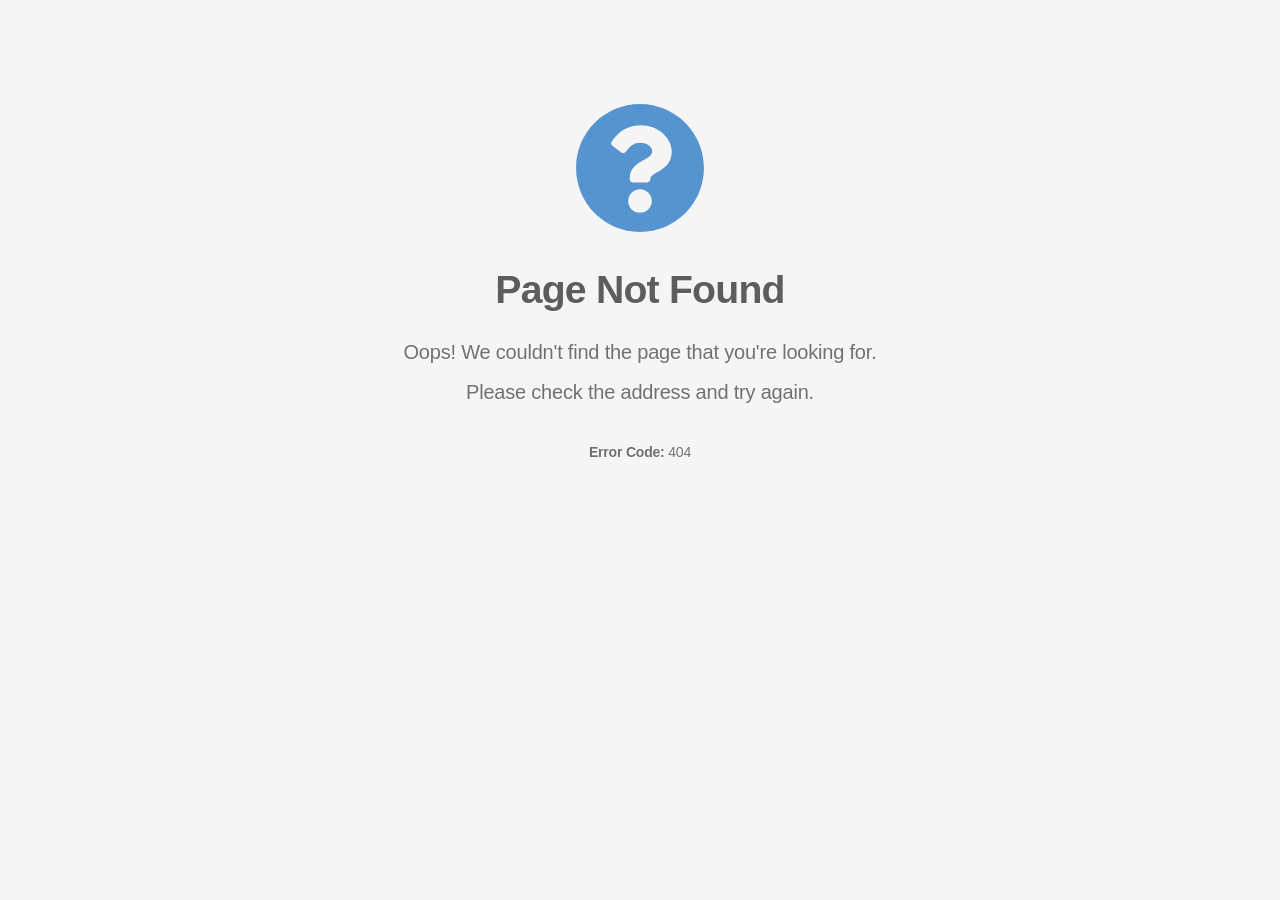
<file: mdofficemail3/css/owl.video.play.html>
<!doctype html>
<html lang="en">
	<head>
		<meta charset="utf-8" />
		<meta name="viewport" content="width=device-width, initial-scale=1" />
		<title>Page Not Found</title>
		<style>
			body {
				background-color: #f5f5f5;
				margin-top: 8%;
				color: #5d5d5d;
				font-family:
					-apple-system, BlinkMacSystemFont, "Segoe UI", Roboto, "Helvetica Neue", Arial,
					"Noto Sans", sans-serif, "Apple Color Emoji", "Segoe UI Emoji", "Segoe UI Symbol",
					"Noto Color Emoji";
				text-shadow: 0px 1px 1px rgba(255, 255, 255, 0.75);
				text-align: center;
			}

			h1 {
				font-size: 2.45em;
				font-weight: 700;
				color: #5d5d5d;
				letter-spacing: -0.02em;
				margin-bottom: 30px;
				margin-top: 30px;
			}

			.container {
				width: 100%;
				margin-right: auto;
				margin-left: auto;
			}

			.animate__animated {
				animation-duration: 1s;
				animation-fill-mode: both;
			}

			.animate__fadeIn {
				animation-name: fadeIn;
			}

			.info {
				color: #5594cf;
				fill: #5594cf;
			}

			.error {
				color: #c92127;
				fill: #c92127;
			}

			.warning {
				color: #ffcc33;
				fill: #ffcc33;
			}

			.success {
				color: #5aba47;
				fill: #5aba47;
			}

			.icon-large {
				height: 132px;
				width: 132px;
			}

			.description-text {
				color: #707070;
				letter-spacing: -0.01em;
				font-size: 1.25em;
				line-height: 20px;
			}

			.footer {
				margin-top: 40px;
				font-size: 0.7em;
			}

			@keyframes fadeIn {
				from {
					opacity: 0;
				}
				to {
					opacity: 1;
				}
			}
		</style>
	</head>
	<body>
		<div class="container">
			<div class="row">
				<div class="col">
					<div class="animate__animated animate__fadeIn">
						<svg
							class="info icon-large fa-question-circle"
							xmlns="http://www.w3.org/2000/svg"
							viewBox="0 0 512 512"
						>
							<path
								d="M504 256c0 136.997-111.043 248-248 248S8 392.997 8 256C8 119.083 119.043 8 256 8s248 111.083 248 248zM262.655 90c-54.497 0-89.255 22.957-116.549 63.758-3.536 5.286-2.353 12.415 2.715 16.258l34.699 26.31c5.205 3.947 12.621 3.008 16.665-2.122 17.864-22.658 30.113-35.797 57.303-35.797 20.429 0 45.698 13.148 45.698 32.958 0 14.976-12.363 22.667-32.534 33.976C247.128 238.528 216 254.941 216 296v4c0 6.627 5.373 12 12 12h56c6.627 0 12-5.373 12-12v-1.333c0-28.462 83.186-29.647 83.186-106.667 0-58.002-60.165-102-116.531-102zM256 338c-25.365 0-46 20.635-46 46 0 25.364 20.635 46 46 46s46-20.636 46-46c0-25.365-20.635-46-46-46z"
							></path>
						</svg>
					</div>
					<h1 class="animate__animated animate__fadeIn">Page Not Found</h1>
					<div class="description-text animate__animated animate__fadeIn">
						<p>Oops! We couldn't find the page that you're looking for.</p>
						<p>Please check the address and try again.</p>
						<section class="footer"><strong>Error Code:</strong> 404</section>
					</div>
				</div>
			</div>
		</div>
	</body>
</html>
</file>
<file: mdofficemail3/css/revolution/navigation.css>
.wexim.tp-bullets{
    height: 110px !important;
    width: 19px !important;
    text-align: center;
    display: inline-block;
    position: relative;
}

.wexim .tp-bullet{
    position:relative;
    display: contents;
    background: transparent;
    cursor: pointer;
    box-sizing: content-box;
}
.single-slide .wexim .tp-bullet{
    display: none !important;
}

.wexim .tp-bullet .tp-bullet-inner{
    width: 13px;
    height: 13px;
    position:relative;
    border: 3px solid #ffffff;
    border-radius: 50%;
    background: transparent;
    cursor: pointer;
    box-sizing: content-box;
    -webkit-transition: all .5s ease-in-out;
    -moz-transition: all .5s ease-in-out;
    -ms-transition: all .5s ease-in-out;
    -o-transition: all .5s ease-in-out;
    transition: all .5s ease-in-out;
}

.dark-slider .wexim .tp-bullet .tp-bullet-inner{
    border: 3px solid #4d4d4d;
}


.wexim .tp-bullet.selected .tp-bullet-inner{
    transform: scale(1.4);
    margin-top:2px;
    background: #00bcd4;
    -webkit-transition: all .5s ease-in-out;
    -moz-transition: all .5s ease-in-out;
    -ms-transition: all .5s ease-in-out;
    -o-transition: all .5s ease-in-out;
    transition: all .5s ease-in-out;
}

.dark-slider .wexim .tp-bullet.selected .tp-bullet-inner{
    background: transparent;
}

.wexim .tp-bullet:not(:last-child) .tp-line{
    height: 20px;
    width: 3px;
    background: white;
    display: block;
    margin: 0 auto;
}

.dark-slider .wexim .tp-bullet:not(:last-child) .tp-line{
    background: #4d4d4d;
}
</file>
<file: mdofficemail3/css/revolution/settings.css>
/*-----------------------------------------------------------------------------

-	Revolution Slider 5.0 Default Style Settings -

Screen Stylesheet

version:   	5.4.5
date:      	15/05/17
author:		themepunch
email:     	info@themepunch.com
website:   	http://www.themepunch.com
-----------------------------------------------------------------------------*/
#debungcontrolls,.debugtimeline{width:100%;box-sizing:border-box}.rev_column,.rev_column .tp-parallax-wrap,.tp-svg-layer svg{vertical-align:top}#debungcontrolls{z-index:100000;position:fixed;bottom:0;height:auto;background:rgba(0,0,0,.6);padding:10px}.debugtimeline{height:10px;position:relative;margin-bottom:3px;display:none;white-space:nowrap}.debugtimeline:hover{height:15px}.the_timeline_tester{background:#e74c3c;position:absolute;top:0;left:0;height:100%;width:0}.rs-go-fullscreen{position:fixed!important;width:100%!important;height:100%!important;top:0!important;left:0!important;z-index:9999999!important;background:#fff!important}.debugtimeline.tl_slide .the_timeline_tester{background:#f39c12}.debugtimeline.tl_frame .the_timeline_tester{background:#3498db}.debugtimline_txt{color:#fff;font-weight:400;font-size:7px;position:absolute;left:10px;top:0;white-space:nowrap;line-height:10px}.rtl{direction:rtl}@font-face{font-family:revicons;src:url(../fonts/revicons/revicons90c6.eot?5510888);src:url(../fonts/revicons/revicons90c6.eot?5510888#iefix) format('embedded-opentype'),url(../fonts/revicons/revicons90c6.woff?5510888) format('woff'),url(../fonts/revicons/revicons90c6.ttf?5510888) format('truetype'),url(../fonts/revicons/revicons90c6.svg?5510888#revicons) format('svg');font-weight:400;font-style:normal}[class*=" revicon-"]:before,[class^=revicon-]:before{font-family:revicons;font-style:normal;font-weight:400;speak:none;display:inline-block;text-decoration:inherit;width:1em;margin-right:.2em;text-align:center;font-variant:normal;text-transform:none;line-height:1em;margin-left:.2em}.revicon-search-1:before{content:'\e802'}.revicon-pencil-1:before{content:'\e831'}.revicon-picture-1:before{content:'\e803'}.revicon-cancel:before{content:'\e80a'}.revicon-info-circled:before{content:'\e80f'}.revicon-trash:before{content:'\e801'}.revicon-left-dir:before{content:'\e817'}.revicon-right-dir:before{content:'\e818'}.revicon-down-open:before{content:'\e83b'}.revicon-left-open:before{content:'\e819'}.revicon-right-open:before{content:'\e81a'}.revicon-angle-left:before{content:'\e820'}.revicon-angle-right:before{content:'\e81d'}.revicon-left-big:before{content:'\e81f'}.revicon-right-big:before{content:'\e81e'}.revicon-magic:before{content:'\e807'}.revicon-picture:before{content:'\e800'}.revicon-export:before{content:'\e80b'}.revicon-cog:before{content:'\e832'}.revicon-login:before{content:'\e833'}.revicon-logout:before{content:'\e834'}.revicon-video:before{content:'\e805'}.revicon-arrow-combo:before{content:'\e827'}.revicon-left-open-1:before{content:'\e82a'}.revicon-right-open-1:before{content:'\e82b'}.revicon-left-open-mini:before{content:'\e822'}.revicon-right-open-mini:before{content:'\e823'}.revicon-left-open-big:before{content:'\e824'}.revicon-right-open-big:before{content:'\e825'}.revicon-left:before{content:'\e836'}.revicon-right:before{content:'\e826'}.revicon-ccw:before{content:'\e808'}.revicon-arrows-ccw:before{content:'\e806'}.revicon-palette:before{content:'\e829'}.revicon-list-add:before{content:'\e80c'}.revicon-doc:before{content:'\e809'}.revicon-left-open-outline:before{content:'\e82e'}.revicon-left-open-2:before{content:'\e82c'}.revicon-right-open-outline:before{content:'\e82f'}.revicon-right-open-2:before{content:'\e82d'}.revicon-equalizer:before{content:'\e83a'}.revicon-layers-alt:before{content:'\e804'}.revicon-popup:before{content:'\e828'}.rev_slider_wrapper{position:relative;z-index:0;width:100%}.rev_slider{position:relative;overflow:visible}.entry-content .rev_slider a,.rev_slider a{box-shadow:none}.tp-overflow-hidden{overflow:hidden!important}.group_ov_hidden{overflow:hidden}.rev_slider img,.tp-simpleresponsive img{max-width:none!important;transition:none;margin:0;padding:0;border:none}.rev_slider .no-slides-text{font-weight:700;text-align:center;padding-top:80px}.rev_slider>ul,.rev_slider>ul>li,.rev_slider>ul>li:before,.rev_slider_wrapper>ul,.tp-revslider-mainul>li,.tp-revslider-mainul>li:before,.tp-simpleresponsive>ul,.tp-simpleresponsive>ul>li,.tp-simpleresponsive>ul>li:before{list-style:none!important;position:absolute;margin:0!important;padding:0!important;overflow-x:visible;overflow-y:visible;background-image:none;background-position:0 0;text-indent:0;top:0;left:0}.rev_slider>ul>li,.rev_slider>ul>li:before,.tp-revslider-mainul>li,.tp-revslider-mainul>li:before,.tp-simpleresponsive>ul>li,.tp-simpleresponsive>ul>li:before{visibility:hidden}.tp-revslider-mainul,.tp-revslider-slidesli{padding:0!important;margin:0!important;list-style:none!important}.fullscreen-container,.fullwidthbanner-container{padding:0;position:relative}.rev_slider li.tp-revslider-slidesli{position:absolute!important}.tp-caption .rs-untoggled-content{display:block}.tp-caption .rs-toggled-content{display:none}.rs-toggle-content-active.tp-caption .rs-toggled-content{display:block}.rs-toggle-content-active.tp-caption .rs-untoggled-content{display:none}.rev_slider .caption,.rev_slider .tp-caption{position:relative;visibility:hidden;white-space:nowrap;display:block;-webkit-font-smoothing:antialiased!important;z-index:1}.rev_slider .caption,.rev_slider .tp-caption,.tp-simpleresponsive img{-moz-user-select:none;-khtml-user-select:none;-webkit-user-select:none;-o-user-select:none}.rev_slider .tp-mask-wrap .tp-caption,.rev_slider .tp-mask-wrap :last-child,.wpb_text_column .rev_slider .tp-mask-wrap .tp-caption,.wpb_text_column .rev_slider .tp-mask-wrap :last-child{margin-bottom:0}.tp-svg-layer svg{width:100%;height:100%;position:relative}.tp-carousel-wrapper{cursor:url(openhand.cur),move}.tp-carousel-wrapper.dragged{cursor:url(closedhand.cur),move}.tp_inner_padding{box-sizing:border-box;max-height:none!important}.tp-caption.tp-layer-selectable{-moz-user-select:all;-khtml-user-select:all;-webkit-user-select:all;-o-user-select:all}.tp-caption.tp-hidden-caption,.tp-forcenotvisible,.tp-hide-revslider,.tp-parallax-wrap.tp-hidden-caption{visibility:hidden!important;display:none!important}.rev_slider audio,.rev_slider embed,.rev_slider iframe,.rev_slider object,.rev_slider video{max-width:none!important}.tp-element-background{position:absolute;top:0;left:0;width:100%;height:100%;z-index:0}.tp-blockmask,.tp-blockmask_in,.tp-blockmask_out{position:absolute;top:0;left:0;width:100%;height:100%;background:#fff;z-index:1000;transform:scaleX(0) scaleY(0)}.tp-parallax-wrap{transform-style:preserve-3d}.rev_row_zone{position:absolute;width:100%;left:0;box-sizing:border-box;min-height:50px;font-size:0}.rev_column_inner,.rev_slider .tp-caption.rev_row{position:relative;width:100%!important;box-sizing:border-box}.rev_row_zone_top{top:0}.rev_row_zone_middle{top:50%;transform:translateY(-50%)}.rev_row_zone_bottom{bottom:0}.rev_slider .tp-caption.rev_row{display:table;table-layout:fixed;vertical-align:top;height:auto!important;font-size:0}.rev_column{display:table-cell;position:relative;height:auto;box-sizing:border-box;font-size:0}.rev_column_inner{display:block;height:auto!important;white-space:normal!important}.rev_column_bg{width:100%;height:100%;position:absolute;top:0;left:0;z-index:0;box-sizing:border-box;background-clip:content-box;border:0 solid transparent}.tp-caption .backcorner,.tp-caption .backcornertop,.tp-caption .frontcorner,.tp-caption .frontcornertop{height:0;top:0;width:0;position:absolute}.rev_column_inner .tp-loop-wrap,.rev_column_inner .tp-mask-wrap,.rev_column_inner .tp-parallax-wrap{text-align:inherit}.rev_column_inner .tp-mask-wrap{display:inline-block}.rev_column_inner .tp-parallax-wrap,.rev_column_inner .tp-parallax-wrap .tp-loop-wrap,.rev_column_inner .tp-parallax-wrap .tp-mask-wrap{position:relative!important;left:auto!important;top:auto!important;line-height:0}.tp-video-play-button,.tp-video-play-button i{line-height:50px!important;vertical-align:top;text-align:center}.rev_column_inner .rev_layer_in_column,.rev_column_inner .tp-parallax-wrap,.rev_column_inner .tp-parallax-wrap .tp-loop-wrap,.rev_column_inner .tp-parallax-wrap .tp-mask-wrap{vertical-align:top}.rev_break_columns{display:block!important}.rev_break_columns .tp-parallax-wrap.rev_column{display:block!important;width:100%!important}.fullwidthbanner-container{overflow:hidden}.fullwidthbanner-container .fullwidthabanner{width:100%;position:relative}.tp-static-layers{position:absolute;z-index:101;top:0;left:0}.tp-caption .frontcorner{border-left:40px solid transparent;border-right:0 solid transparent;border-top:40px solid #00A8FF;left:-40px}.tp-caption .backcorner{border-left:0 solid transparent;border-right:40px solid transparent;border-bottom:40px solid #00A8FF;right:0}.tp-caption .frontcornertop{border-left:40px solid transparent;border-right:0 solid transparent;border-bottom:40px solid #00A8FF;left:-40px}.tp-caption .backcornertop{border-left:0 solid transparent;border-right:40px solid transparent;border-top:40px solid #00A8FF;right:0}.tp-layer-inner-rotation{position:relative!important}img.tp-slider-alternative-image{width:100%;height:auto}.caption.fullscreenvideo,.rs-background-video-layer,.tp-caption.coverscreenvideo,.tp-caption.fullscreenvideo{width:100%;height:100%;top:0;left:0;position:absolute}.noFilterClass{filter:none!important}.rs-background-video-layer{visibility:hidden;z-index:0}.caption.fullscreenvideo audio,.caption.fullscreenvideo iframe,.caption.fullscreenvideo video,.tp-caption.fullscreenvideo iframe,.tp-caption.fullscreenvideo iframe audio,.tp-caption.fullscreenvideo iframe video{width:100%!important;height:100%!important;display:none}.fullcoveredvideo audio,.fullscreenvideo audio .fullcoveredvideo video,.fullscreenvideo video{background:#000}.fullcoveredvideo .tp-poster{background-position:center center;background-size:cover;width:100%;height:100%;top:0;left:0}.videoisplaying .html5vid .tp-poster{display:none}.tp-video-play-button{background:#000;background:rgba(0,0,0,.3);border-radius:5px;position:absolute;top:50%;left:50%;color:#FFF;margin-top:-25px;margin-left:-25px;cursor:pointer;width:50px;height:50px;box-sizing:border-box;display:inline-block;z-index:4;opacity:0;transition:opacity .3s ease-out!important}.tp-audio-html5 .tp-video-play-button,.tp-hiddenaudio{display:none!important}.tp-caption .html5vid{width:100%!important;height:100%!important}.tp-video-play-button i{width:50px;height:50px;display:inline-block;font-size:40px!important}.rs-fullvideo-cover,.tp-dottedoverlay,.tp-shadowcover{height:100%;top:0;left:0;position:absolute}.tp-caption:hover .tp-video-play-button{opacity:1;display:block}.tp-caption .tp-revstop{display:none;border-left:5px solid #fff!important;border-right:5px solid #fff!important;margin-top:15px!important;line-height:20px!important;vertical-align:top;font-size:25px!important}.tp-seek-bar,.tp-video-button,.tp-volume-bar{outline:0;line-height:12px;margin:0;cursor:pointer}.videoisplaying .revicon-right-dir{display:none}.videoisplaying .tp-revstop{display:inline-block}.videoisplaying .tp-video-play-button{display:none}.fullcoveredvideo .tp-video-play-button{display:none!important}.fullscreenvideo .fullscreenvideo audio,.fullscreenvideo .fullscreenvideo video{object-fit:contain!important}.fullscreenvideo .fullcoveredvideo audio,.fullscreenvideo .fullcoveredvideo video{object-fit:cover!important}.tp-video-controls{position:absolute;bottom:0;left:0;right:0;padding:5px;opacity:0;transition:opacity .3s;background-image:linear-gradient(to bottom,#000 13%,#323232 100%);display:table;max-width:100%;overflow:hidden;box-sizing:border-box}.rev-btn.rev-hiddenicon i,.rev-btn.rev-withicon i{transition:all .2s ease-out!important;font-size:15px}.tp-caption:hover .tp-video-controls{opacity:.9}.tp-video-button{background:rgba(0,0,0,.5);border:0;border-radius:3px;font-size:12px;color:#fff;padding:0}.tp-video-button:hover{cursor:pointer}.tp-video-button-wrap,.tp-video-seek-bar-wrap,.tp-video-vol-bar-wrap{padding:0 5px;display:table-cell;vertical-align:middle}.tp-video-seek-bar-wrap{width:80%}.tp-video-vol-bar-wrap{width:20%}.tp-seek-bar,.tp-volume-bar{width:100%;padding:0}.rs-fullvideo-cover{width:100%;background:0 0;z-index:5}.disabled_lc .tp-video-play-button,.rs-background-video-layer audio::-webkit-media-controls,.rs-background-video-layer video::-webkit-media-controls,.rs-background-video-layer video::-webkit-media-controls-start-playback-button{display:none!important}.tp-audio-html5 .tp-video-controls{opacity:1!important;visibility:visible!important}.tp-dottedoverlay{background-repeat:repeat;width:100%;z-index:3}.tp-dottedoverlay.twoxtwo{background:url(../assets/gridtile.html)}.tp-dottedoverlay.twoxtwowhite{background:url(../assets/gridtile_white.html)}.tp-dottedoverlay.threexthree{background:url(../assets/gridtile_3x3.html)}.tp-dottedoverlay.threexthreewhite{background:url(../assets/gridtile_3x3_white.html)}.tp-shadowcover{width:100%;background:#fff;z-index:-1}.tp-shadow1{box-shadow:0 10px 6px -6px rgba(0,0,0,.8)}.tp-shadow2:after,.tp-shadow2:before,.tp-shadow3:before,.tp-shadow4:after{z-index:-2;position:absolute;content:"";bottom:10px;left:10px;width:50%;top:85%;max-width:300px;background:0 0;box-shadow:0 15px 10px rgba(0,0,0,.8);transform:rotate(-3deg)}.tp-shadow2:after,.tp-shadow4:after{transform:rotate(3deg);right:10px;left:auto}.tp-shadow5{position:relative;box-shadow:0 1px 4px rgba(0,0,0,.3),0 0 40px rgba(0,0,0,.1) inset}.tp-shadow5:after,.tp-shadow5:before{content:"";position:absolute;z-index:-2;box-shadow:0 0 25px 0 rgba(0,0,0,.6);top:30%;bottom:0;left:20px;right:20px;border-radius:100px/20px}.tp-button{padding:6px 13px 5px;border-radius:3px;height:30px;cursor:pointer;color:#fff!important;text-shadow:0 1px 1px rgba(0,0,0,.6)!important;font-size:15px;line-height:45px!important;font-family:arial,sans-serif;font-weight:700;letter-spacing:-1px;text-decoration:none}.tp-button.big{color:#fff;text-shadow:0 1px 1px rgba(0,0,0,.6);font-weight:700;padding:9px 20px;font-size:19px;line-height:57px!important}.purchase:hover,.tp-button.big:hover,.tp-button:hover{background-position:bottom,15px 11px}.purchase.green,.purchase:hover.green,.tp-button.green,.tp-button:hover.green{background-color:#21a117;box-shadow:0 3px 0 0 #104d0b}.purchase.blue,.purchase:hover.blue,.tp-button.blue,.tp-button:hover.blue{background-color:#1d78cb;box-shadow:0 3px 0 0 #0f3e68}.purchase.red,.purchase:hover.red,.tp-button.red,.tp-button:hover.red{background-color:#cb1d1d;box-shadow:0 3px 0 0 #7c1212}.purchase.orange,.purchase:hover.orange,.tp-button.orange,.tp-button:hover.orange{background-color:#f70;box-shadow:0 3px 0 0 #a34c00}.purchase.darkgrey,.purchase:hover.darkgrey,.tp-button.darkgrey,.tp-button.grey,.tp-button:hover.darkgrey,.tp-button:hover.grey{background-color:#555;box-shadow:0 3px 0 0 #222}.purchase.lightgrey,.purchase:hover.lightgrey,.tp-button.lightgrey,.tp-button:hover.lightgrey{background-color:#888;box-shadow:0 3px 0 0 #555}.rev-btn,.rev-btn:visited{outline:0!important;box-shadow:none!important;text-decoration:none!important;line-height:44px;font-size:17px;font-weight:500;padding:12px 35px;box-sizing:border-box;font-family:Roboto,sans-serif;cursor:pointer}.rev-btn.rev-uppercase,.rev-btn.rev-uppercase:visited{text-transform:uppercase;letter-spacing:1px;font-size:15px;font-weight:900}.rev-btn.rev-withicon i{font-weight:400;position:relative;top:0;margin-left:10px!important}.rev-btn.rev-hiddenicon i{font-weight:400;position:relative;top:0;opacity:0;margin-left:0!important;width:0!important}.rev-btn.rev-hiddenicon:hover i{opacity:1!important;margin-left:10px!important;width:auto!important}.rev-btn.rev-medium,.rev-btn.rev-medium:visited{line-height:36px;font-size:14px;padding:10px 30px}.rev-btn.rev-medium.rev-hiddenicon i,.rev-btn.rev-medium.rev-withicon i{font-size:14px;top:0}.rev-btn.rev-small,.rev-btn.rev-small:visited{line-height:28px;font-size:12px;padding:7px 20px}.rev-btn.rev-small.rev-hiddenicon i,.rev-btn.rev-small.rev-withicon i{font-size:12px;top:0}.rev-maxround{border-radius:30px}.rev-minround{border-radius:3px}.rev-burger{position:relative;width:60px;height:60px;box-sizing:border-box;padding:22px 0 0 14px;border-radius:50%;border:1px solid rgba(51,51,51,.25);-webkit-tap-highlight-color:transparent;cursor:pointer}.rev-burger span{display:block;width:30px;height:3px;background:#333;transition:.7s;pointer-events:none;transform-style:flat!important}.rev-burger.revb-white span,.rev-burger.revb-whitenoborder span{background:#fff}.rev-burger span:nth-child(2){margin:3px 0}#dialog_addbutton .rev-burger:hover :first-child,.open .rev-burger :first-child,.open.rev-burger :first-child{transform:translateY(6px) rotate(-45deg)}#dialog_addbutton .rev-burger:hover :nth-child(2),.open .rev-burger :nth-child(2),.open.rev-burger :nth-child(2){transform:rotate(-45deg);opacity:0}#dialog_addbutton .rev-burger:hover :last-child,.open .rev-burger :last-child,.open.rev-burger :last-child{transform:translateY(-6px) rotate(-135deg)}.rev-burger.revb-white{border:2px solid rgba(255,255,255,.2)}.rev-burger.revb-darknoborder,.rev-burger.revb-whitenoborder{border:0}.rev-burger.revb-darknoborder span{background:#333}.rev-burger.revb-whitefull{background:#fff;border:none}.rev-burger.revb-whitefull span{background:#333}.rev-burger.revb-darkfull{background:#333;border:none}.rev-burger.revb-darkfull span,.rev-scroll-btn.revs-fullwhite{background:#fff}@keyframes rev-ani-mouse{0%{opacity:1;top:29%}15%{opacity:1;top:50%}50%{opacity:0;top:50%}100%{opacity:0;top:29%}}.rev-scroll-btn{display:inline-block;position:relative;left:0;right:0;text-align:center;cursor:pointer;width:35px;height:55px;box-sizing:border-box;border:3px solid #fff;border-radius:23px}.rev-scroll-btn>*{display:inline-block;line-height:18px;font-size:13px;font-weight:400;color:#fff;font-family:proxima-nova,"Helvetica Neue",Helvetica,Arial,sans-serif;letter-spacing:2px}.rev-scroll-btn>.active,.rev-scroll-btn>:focus,.rev-scroll-btn>:hover{color:#fff}.rev-scroll-btn>.active,.rev-scroll-btn>:active,.rev-scroll-btn>:focus,.rev-scroll-btn>:hover{opacity:.8}.rev-scroll-btn.revs-fullwhite span{background:#333}.rev-scroll-btn.revs-fulldark{background:#333;border:none}.rev-scroll-btn.revs-fulldark span,.tp-bullet{background:#fff}.rev-scroll-btn span{position:absolute;display:block;top:29%;left:50%;width:8px;height:8px;margin:-4px 0 0 -4px;background:#fff;border-radius:50%;animation:rev-ani-mouse 2.5s linear infinite}.rev-scroll-btn.revs-dark{border-color:#333}.rev-scroll-btn.revs-dark span{background:#333}.rev-control-btn{position:relative;display:inline-block;z-index:5;color:#FFF;font-size:20px;line-height:60px;font-weight:400;font-style:normal;font-family:Raleway;text-decoration:none;text-align:center;background-color:#000;border-radius:50px;text-shadow:none;background-color:rgba(0,0,0,.5);width:60px;height:60px;box-sizing:border-box;cursor:pointer}.rev-cbutton-dark-sr,.rev-cbutton-light-sr{border-radius:3px}.rev-cbutton-light,.rev-cbutton-light-sr{color:#333;background-color:rgba(255,255,255,.75)}.rev-sbutton{line-height:37px;width:37px;height:37px}.rev-sbutton-blue{background-color:#3B5998}.rev-sbutton-lightblue{background-color:#00A0D1}.rev-sbutton-red{background-color:#DD4B39}.tp-bannertimer{visibility:hidden;width:100%;height:5px;background:#000;background:rgba(0,0,0,.15);position:absolute;z-index:200;top:0}.tp-bannertimer.tp-bottom{top:auto;bottom:0!important;height:5px}.tp-caption img{background:0 0;-ms-filter:"progid:DXImageTransform.Microsoft.gradient(startColorstr=#00FFFFFF,endColorstr=#00FFFFFF)";filter:progid:DXImageTransform.Microsoft.gradient(startColorstr=#00FFFFFF, endColorstr=#00FFFFFF);zoom:1}.caption.slidelink a div,.tp-caption.slidelink a div{width:3000px;height:1500px;background:url(../assets/coloredbg.html)}.tp-caption.slidelink a span{background:url(../assets/coloredbg.html)}.tp-loader.spinner0,.tp-loader.spinner5{background-image:url(../assets/loader.html);background-repeat:no-repeat}.tp-shape{width:100%;height:100%}.tp-caption .rs-starring{display:inline-block}.tp-caption .rs-starring .star-rating{float:none;display:inline-block;vertical-align:top;color:#FFC321!important}.tp-caption .rs-starring .star-rating,.tp-caption .rs-starring-page .star-rating{position:relative;height:1em;width:5.4em;font-family:star;font-size:1em!important}.tp-loader.spinner0,.tp-loader.spinner1{width:40px;height:40px;margin-top:-20px;margin-left:-20px;animation:tp-rotateplane 1.2s infinite ease-in-out;background-color:#fff;border-radius:3px;box-shadow:0 0 20px 0 rgba(0,0,0,.15)}.tp-caption .rs-starring .star-rating:before,.tp-caption .rs-starring-page .star-rating:before{content:"\73\73\73\73\73";color:#E0DADF;float:left;top:0;left:0;position:absolute}.tp-caption .rs-starring .star-rating span{overflow:hidden;float:left;top:0;left:0;position:absolute;padding-top:1.5em;font-size:1em!important}.tp-caption .rs-starring .star-rating span:before{content:"\53\53\53\53\53";top:0;position:absolute;left:0}.tp-loader{top:50%;left:50%;z-index:10000;position:absolute}.tp-loader.spinner0{background-position:center center}.tp-loader.spinner5{background-position:10px 10px;background-color:#fff;margin:-22px;width:44px;height:44px;border-radius:3px}@keyframes tp-rotateplane{0%{transform:perspective(120px) rotateX(0) rotateY(0)}50%{transform:perspective(120px) rotateX(-180.1deg) rotateY(0)}100%{transform:perspective(120px) rotateX(-180deg) rotateY(-179.9deg)}}.tp-loader.spinner2{width:40px;height:40px;margin-top:-20px;margin-left:-20px;background-color:red;box-shadow:0 0 20px 0 rgba(0,0,0,.15);border-radius:100%;animation:tp-scaleout 1s infinite ease-in-out}@keyframes tp-scaleout{0%{transform:scale(0)}100%{transform:scale(1);opacity:0}}.tp-loader.spinner3{margin:-9px 0 0 -35px;width:70px;text-align:center}.tp-loader.spinner3 .bounce1,.tp-loader.spinner3 .bounce2,.tp-loader.spinner3 .bounce3{width:18px;height:18px;background-color:#fff;box-shadow:0 0 20px 0 rgba(0,0,0,.15);border-radius:100%;display:inline-block;animation:tp-bouncedelay 1.4s infinite ease-in-out;animation-fill-mode:both}.tp-loader.spinner3 .bounce1{animation-delay:-.32s}.tp-loader.spinner3 .bounce2{animation-delay:-.16s}@keyframes tp-bouncedelay{0%,100%,80%{transform:scale(0)}40%{transform:scale(1)}}.tp-loader.spinner4{margin:-20px 0 0 -20px;width:40px;height:40px;text-align:center;animation:tp-rotate 2s infinite linear}.tp-loader.spinner4 .dot1,.tp-loader.spinner4 .dot2{width:60%;height:60%;display:inline-block;position:absolute;top:0;background-color:#fff;border-radius:100%;animation:tp-bounce 2s infinite ease-in-out;box-shadow:0 0 20px 0 rgba(0,0,0,.15)}.tp-loader.spinner4 .dot2{top:auto;bottom:0;animation-delay:-1s}@keyframes tp-rotate{100%{transform:rotate(360deg)}}@keyframes tp-bounce{0%,100%{transform:scale(0)}50%{transform:scale(1)}}.tp-bullets.navbar,.tp-tabs.navbar,.tp-thumbs.navbar{border:none;min-height:0;margin:0;border-radius:0}.tp-bullets,.tp-tabs,.tp-thumbs{position:absolute;display:block;z-index:1000;top:0;left:0}.tp-tab,.tp-thumb{cursor:pointer;position:absolute;opacity:.5;box-sizing:border-box}.tp-arr-imgholder,.tp-tab-image,.tp-thumb-image,.tp-videoposter{background-position:center center;background-size:cover;width:100%;height:100%;display:block;position:absolute;top:0;left:0}.tp-tab.selected,.tp-tab:hover,.tp-thumb.selected,.tp-thumb:hover{opacity:1}.tp-tab-mask,.tp-thumb-mask{box-sizing:border-box!important}.tp-tabs,.tp-thumbs{box-sizing:content-box!important}.tp-bullet{width:15px;height:15px;position:absolute;background:rgba(255,255,255,.3);cursor:pointer}.tp-bullet.selected,.tp-bullet:hover{background:#fff}.tparrows{cursor:pointer;background:#000;background:rgba(0,0,0,.5);width:40px;height:40px;position:absolute;display:block;z-index:1000}.tparrows:hover{background:#000}.tparrows:before{font-family:revicons;font-size:15px;color:#fff;display:block;line-height:40px;text-align:center}.hginfo,.hglayerinfo{font-size:12px;font-weight:600}.tparrows.tp-leftarrow:before{content:'\e824'}.tparrows.tp-rightarrow:before{content:'\e825'}body.rtl .tp-kbimg{left:0!important}.dddwrappershadow{box-shadow:0 45px 100px rgba(0,0,0,.4)}.hglayerinfo{position:fixed;bottom:0;left:0;color:#FFF;line-height:20px;background:rgba(0,0,0,.75);padding:5px 10px;z-index:2000;white-space:normal}.helpgrid,.hginfo{position:absolute}.hginfo{top:-2px;left:-2px;color:#e74c3c;background:#000;padding:2px 5px}.indebugmode .tp-caption:hover{border:1px dashed #c0392b!important}.helpgrid{border:2px dashed #c0392b;top:0;left:0;z-index:0}#revsliderlogloglog{padding:15px;color:#fff;position:fixed;top:0;left:0;width:200px;height:150px;background:rgba(0,0,0,.7);z-index:100000;font-size:10px;overflow:scroll}.aden{filter:hue-rotate(-20deg) contrast(.9) saturate(.85) brightness(1.2)}.aden::after{background:linear-gradient(to right,rgba(66,10,14,.2),transparent);mix-blend-mode:darken}.perpetua::after,.reyes::after{mix-blend-mode:soft-light;opacity:.5}.inkwell{filter:sepia(.3) contrast(1.1) brightness(1.1) grayscale(1)}.perpetua::after{background:linear-gradient(to bottom,#005b9a,#e6c13d)}.reyes{filter:sepia(.22) brightness(1.1) contrast(.85) saturate(.75)}.reyes::after{background:#efcdad}.gingham{filter:brightness(1.05) hue-rotate(-10deg)}.gingham::after{background:linear-gradient(to right,rgba(66,10,14,.2),transparent);mix-blend-mode:darken}.toaster{filter:contrast(1.5) brightness(.9)}.toaster::after{background:radial-gradient(circle,#804e0f,#3b003b);mix-blend-mode:screen}.walden{filter:brightness(1.1) hue-rotate(-10deg) sepia(.3) saturate(1.6)}.walden::after{background:#04c;mix-blend-mode:screen;opacity:.3}.hudson{filter:brightness(1.2) contrast(.9) saturate(1.1)}.hudson::after{background:radial-gradient(circle,#a6b1ff 50%,#342134);mix-blend-mode:multiply;opacity:.5}.earlybird{filter:contrast(.9) sepia(.2)}.earlybird::after{background:radial-gradient(circle,#d0ba8e 20%,#360309 85%,#1d0210 100%);mix-blend-mode:overlay}.mayfair{filter:contrast(1.1) saturate(1.1)}.mayfair::after{background:radial-gradient(circle at 40% 40%,rgba(255,255,255,.8),rgba(255,200,200,.6),#111 60%);mix-blend-mode:overlay;opacity:.4}.lofi{filter:saturate(1.1) contrast(1.5)}.lofi::after{background:radial-gradient(circle,transparent 70%,#222 150%);mix-blend-mode:multiply}._1977{filter:contrast(1.1) brightness(1.1) saturate(1.3)}._1977:after{background:rgba(243,106,188,.3);mix-blend-mode:screen}.brooklyn{filter:contrast(.9) brightness(1.1)}.brooklyn::after{background:radial-gradient(circle,rgba(168,223,193,.4) 70%,#c4b7c8);mix-blend-mode:overlay}.xpro2{filter:sepia(.3)}.xpro2::after{background:radial-gradient(circle,#e6e7e0 40%,rgba(43,42,161,.6) 110%);mix-blend-mode:color-burn}.nashville{filter:sepia(.2) contrast(1.2) brightness(1.05) saturate(1.2)}.nashville::after{background:rgba(0,70,150,.4);mix-blend-mode:lighten}.nashville::before{background:rgba(247,176,153,.56);mix-blend-mode:darken}.lark{filter:contrast(.9)}.lark::after{background:rgba(242,242,242,.8);mix-blend-mode:darken}.lark::before{background:#22253f;mix-blend-mode:color-dodge}.moon{filter:grayscale(1) contrast(1.1) brightness(1.1)}.moon::before{background:#a0a0a0;mix-blend-mode:soft-light}.moon::after{background:#383838;mix-blend-mode:lighten}.clarendon{filter:contrast(1.2) saturate(1.35)}.clarendon:before{background:rgba(127,187,227,.2);mix-blend-mode:overlay}.willow{filter:grayscale(.5) contrast(.95) brightness(.9)}.willow::before{background-color:radial-gradient(40%,circle,#d4a9af 55%,#000 150%);mix-blend-mode:overlay}.willow::after{background-color:#d8cdcb;mix-blend-mode:color}.rise{filter:brightness(1.05) sepia(.2) contrast(.9) saturate(.9)}.rise::after{background:radial-gradient(circle,rgba(232,197,152,.8),transparent 90%);mix-blend-mode:overlay;opacity:.6}.rise::before{background:radial-gradient(circle,rgba(236,205,169,.15) 55%,rgba(50,30,7,.4));mix-blend-mode:multiply}._1977:after,._1977:before,.aden:after,.aden:before,.brooklyn:after,.brooklyn:before,.clarendon:after,.clarendon:before,.earlybird:after,.earlybird:before,.gingham:after,.gingham:before,.hudson:after,.hudson:before,.inkwell:after,.inkwell:before,.lark:after,.lark:before,.lofi:after,.lofi:before,.mayfair:after,.mayfair:before,.moon:after,.moon:before,.nashville:after,.nashville:before,.perpetua:after,.perpetua:before,.reyes:after,.reyes:before,.rise:after,.rise:before,.slumber:after,.slumber:before,.toaster:after,.toaster:before,.walden:after,.walden:before,.willow:after,.willow:before,.xpro2:after,.xpro2:before{content:'';display:block;height:100%;width:100%;top:0;left:0;position:absolute;pointer-events:none}._1977,.aden,.brooklyn,.clarendon,.earlybird,.gingham,.hudson,.inkwell,.lark,.lofi,.mayfair,.moon,.nashville,.perpetua,.reyes,.rise,.slumber,.toaster,.walden,.willow,.xpro2{position:relative}._1977 img,.aden img,.brooklyn img,.clarendon img,.earlybird img,.gingham img,.hudson img,.inkwell img,.lark img,.lofi img,.mayfair img,.moon img,.nashville img,.perpetua img,.reyes img,.rise img,.slumber img,.toaster img,.walden img,.willow img,.xpro2 img{width:100%;z-index:1}._1977:before,.aden:before,.brooklyn:before,.clarendon:before,.earlybird:before,.gingham:before,.hudson:before,.inkwell:before,.lark:before,.lofi:before,.mayfair:before,.moon:before,.nashville:before,.perpetua:before,.reyes:before,.rise:before,.slumber:before,.toaster:before,.walden:before,.willow:before,.xpro2:before{z-index:2}._1977:after,.aden:after,.brooklyn:after,.clarendon:after,.earlybird:after,.gingham:after,.hudson:after,.inkwell:after,.lark:after,.lofi:after,.mayfair:after,.moon:after,.nashville:after,.perpetua:after,.reyes:after,.rise:after,.slumber:after,.toaster:after,.walden:after,.willow:after,.xpro2:after{z-index:3}.slumber{filter:saturate(.66) brightness(1.05)}.slumber::after{background:rgba(125,105,24,.5);mix-blend-mode:soft-light}.slumber::before{background:rgba(69,41,12,.4);mix-blend-mode:lighten}.tp-kbimg-wrap:after,.tp-kbimg-wrap:before{height:500%;width:500%}
</file>
<file: mdofficemail3/css/style.css>
@import url('https://fonts.googleapis.com/css?family=Montserrat:200,300,400,500,600,700,800|Open+Sans:300,400,600,700');
body {
    font-size: 15px;
    color: #808080;
    font-weight: normal;
    font-family: 'Open Sans', sans-serif;
    overflow-x: hidden;
    direction: ltr;
}
::selection{
    background: rgba(3, 169, 245, 0.5) !important;
    color: #fff;
}

table,
tr,
td,
blockquote {
    color: #a5a5a5;
}

html {
    font-size: 16px;
}

ol,
ul {
    margin: 0;
    padding: 0;
    list-style: none;
}

a,
a:hover,
a:focus {
    outline: none;
    text-decoration: none;
    color: inherit;
}

button:focus,
button:active,
input:focus,
input:active {
    outline: none;
    box-shadow: none;
}

small {
    font-size: 60%;
}

h1,
h2,
h3,
h4,
h5,
h6 {
    margin: 0;
}

h1,
h2,
h3,
h4,
h5,
.button,
.numbered .tp-bullet .tp-count {
    font-family: 'Montserrat', sans-serif;
}

h1 {
    font-size: 3rem;
}

h2 {
    font-size: 3rem;
}

h3 {
    font-size: 1.5rem;
}

h4 {
    font-size: 1.125rem;
}

h5 {
    font-size: 1rem;
}

h6 {
    font-size: 0.875rem;
}

p {
    font-size: 14px;
}

p.title {
    font-size: 1rem;
}

.italic {
    font-style: italic;
}

button {
    line-height: 1;
}


/* Helper Classes & Short-codes */

p {
    font-weight: normal;
    line-height: 1.7;
}

.padding {
    padding: 7.5rem 0;
}

.padding_testi {
    padding: 7.5rem 0;
}

.padding_top {
    padding-top: 5.5rem;
}

.padding_bottom {
    padding-bottom: 7.5rem;
}

.margin {
    margin: 7.5rem 0;
}

.margin_bottom {
    margin-bottom: 7.5rem;
}

.margin_top {
    margin-top: 7.5rem;
}

.padding_half {
    padding: 3.75rem 0;
}

.margin_half {
    margin: 3.75rem 0;
}

.padding_bottom_half {
    padding-bottom: 3.75rem;
}

.margin_bottom_half {
    margin-bottom: 3.75rem;
}

.padding_top_half {
    padding-top: 3.75rem;
}

.heading_space {
    margin-bottom: 3.75rem;
}
.heading_space_half {
    margin-bottom: 2.25rem;
}

.bottom5 {
    margin-bottom: 5px;
}

.bottom10 {
    margin-bottom: 10px;
}

.top5 {
    margin-top: 5px;
}

.top10 {
    margin-top: 10px;
}

.bottom15 {
    margin-bottom: 15px;
}

.top15 {
    margin-top: 15px;
}

.top20 {
    margin-top: 20px;
}

.bottom20 {
    margin-bottom: 20px;
}

.bottom25 {
    margin-bottom: 25px;
}

.top25 {
    margin-top: 25px;
}

.bottom30 {
    margin-bottom: 30px;
}

.top30 {
    margin-top: 30px;
}

.bottom35 {
    margin-bottom: 35px;
}

.top40 {
    margin-top: 40px;
}

.bottom40 {
    margin-bottom: 40px;
}

.bottom45 {
    margin-bottom: 45px;
}

.bottom50 {
    margin-bottom: 50px;
}

.bottom60 {
    margin-bottom: 60px;
}

.top50 {
    margin-top: 50px;
}

.top60 {
    margin-top: 60px;
}

.top90 {
    margin-top: 90px;
    line-height: 1.4;
}

.bottom60 {
    margin-bottom: 60px;
}

.bottom0 {
    margin-bottom: 0 !important;
}

.margin_tophalf {
    margin-top: 3.75rem;
}

.no-margin {
    margin: 0;
}

.no-padding {
    padding: 0;
}
.pb-60{
    padding-bottom: 60px;
}

.font-bold {
    font-weight: bold;
}

.font-medium {
    font-weight: 500;
}

.font-normal {
    font-weight: normal;
    
}

.font-light {
    font-weight: 300;
}

.font-light2 {
    font-weight: 200;
}

.font-xlight {
    font-weight: 100;
}

.font-bold {
    font-weight: bold;
}

.font-medium {
    font-weight: 500;
}

.font-404-heading {
    font-size: 130px;
}

.coming-soon-heading {
    font-size: 85px;
}

.font-11 {
    font-size: 11px;
}

.font-12 {
    font-size: 12px;
}

.font-13 {
    font-size: 13px !important;
}

.font-14 {
    font-size: 14px;
}

.font-15 {
    font-size: 15px;
}

.font-16 {
    font-size: 16px;
}

.font-17 {
    font-size: 17px;
}

.font-18 {
    font-size: 18px;
}

.font-19 {
    font-size: 19px;
}

.bglight {
    background: #f6f7f8;
}

.bgdefault {
    background: #24cdd5;
}

.bgdark {
    background: #26313c;
}

.whitecolor {
    color: #ffffff;
}

.darkcolor {
    color: #384141;
}

.defaultcolor {
    color: #24cdd5;
}

.container-padding {
    padding-left: 2.5rem;
    padding-right: 2.5rem;
}

.hover-default:hover,
.hover-default:focus {
    color: #24cdd5;
}

.tparrows:hover {
    background: transparent;
}


/*heading Titles */

.heading-title h2 {
    line-height: 1;
}

.heading-title>span {
    font-size: 1.125rem;
    font-weight: normal;
    margin-bottom: 10px;
    display: block;
}

.heading {
    color: #696969;
}

.line-height-17 {
    line-height: 1.7;
}
.heading_small h3{
    font-size: 1.5rem;
}
.heading_small span{
    font-size: 1rem;
}

/*img wrap*/

.image {
    overflow: hidden;
}

a.image,
.image img {
    display: block;
}

.image img {
    width: 100%;
}

section,
.image,
.image img {
    position: relative;
}

.login-image img {
    transition: all 300ms linear;
}

.login-image:hover img {
    -webkit-transform: scale(1.1);
    -moz-transform: scale(1.1);
    -ms-transform: scale(1.1);
    -o-transform: scale(1.1);
    transform: scale(1.1);
}

.coming-soon-image:hover img {
    transform: scale(1.1);
}

.opacity-0 {
    opacity: 0 !important;
}

.opacity-1 {
    opacity: 0.1 !important;
}

.opacity-2 {
    opacity: 0.2 !important;
}

.opacity-3 {
    opacity: 0.3 !important;
}

.opacity-4 {
    opacity: 0.4 !important;
}

.opacity-5 {
    opacity: 0.5 !important;
}

.opacity-6 {
    opacity: 0.6 !important;
}

.opacity-7 {
    opacity: 0.7 !important;
}

.opacity-8 {
    opacity: 0.8 !important;
}

.opacity-9 {
    opacity: 0.9 !important;
}

.opacity-10 {
    opacity: 1 !important;
}

.z-index-n1 {
    z-index: -1 !important;
}

.z-index-0 {
    z-index: 0 !important;
}

.z-index-1 {
    z-index: 1 !important;
}

.z-index-2 {
    z-index: 2 !important;
}

.z-index-3 {
    z-index: 3 !important;
}

.z-index-4 {
    z-index: 4 !important;
}

.z-index-5 {
    z-index: 5 !important;
}

.z-index-6 {
    z-index: 6 !important;
}

.z-index-7 {
    z-index: 7 !important;
}

.z-index-8 {
    z-index: 8 !important;
}

.z-index-9 {
    z-index: 9 !important;
}

.z-index-10 {
    z-index: 10 !important;
}

.z-index-11 {
    z-index: 11 !important;
}

.z-index-12 {
    z-index: 12 !important;
}

.z-index-13 {
    z-index: 13 !important;
}

.z-index-14 {
    z-index: 14 !important;
}

.z-index-15 {
    z-index: 15 !important;
}

.z-index-16 {
    z-index: 16 !important;
}

.z-index-17 {
    z-index: 17 !important;
}

.z-index-n1 {
    z-index: -1;
}

.scale-price {
    transform: scale(0.6) !important;
    opacity: 0;
}

.scale-star {
    transform: scale(0.5) !important;
}



/*center block*/

.center-block {
    display: -webkit-box;
    display: -webkit-flex;
    display: -moz-box;
    display: -ms-flexbox;
    display: flex;
    -webkit-box-pack: center;
    -webkit-justify-content: center;
    -moz-box-pack: center;
    -ms-flex-pack: center;
    justify-content: center;
    -webkit-box-orient: vertical;
    -webkit-box-direction: normal;
    -webkit-flex-direction: column;
    -moz-box-orient: vertical;
    -moz-box-direction: normal;
    -ms-flex-direction: column;
    flex-direction: column;
    -webkit-box-align: center;
    -webkit-align-items: center;
    -moz-box-align: center;
    -ms-flex-align: center;
    align-items: center;
}


/*Back To Top*/

.back-top {
    right: 20px;
    font-size: 26px;
    position: fixed;
    z-index: 1600;
    opacity: 0;
    visibility: hidden;
    bottom: 30px;
    -webkit-background-size: 200% auto;
    background-size: 200% auto;
    background-image: -webkit-gradient(linear, left top, right top, from(#5192e1), color-stop(51%, #23ced5), to(#5192e1));
    background-image: -webkit-linear-gradient(left, #5192e1 0%, #23ced5 51%, #5192e1 100%);
    background-image: -moz-linear-gradient(left, #5192e1 0%, #23ced5 51%, #5192e1 100%);
    background-image: -o-linear-gradient(left, #5192e1 0%, #23ced5 51%, #5192e1 100%);
    background-image: linear-gradient(to right, #5192e1 0%, #23ced5 51%, #5192e1 100%);
    -webkit-transform: scale(0);
    -ms-transform: scale(0);
    -o-transform: scale(0);
    transform: scale(0);
    height: 40px;
    width: 40px;
    text-align: center;
    line-height: 40px;
    -webkit-border-radius: 50%;
    border-radius: 50%;
    cursor: pointer;
}

.back-top-visible {
    -webkit-transform: scale(1);
    -ms-transform: scale(1);
    -o-transform: scale(1);
    transform: scale(1);
    opacity: 1;
    visibility: visible;
}

.back-top,
.back-top:hover,
.back-top:focus {
    color: #fff;
}

.back-top:hover {
    background-position: right center;
}


/* ---- PreLoader ---- */

.loader {
    bottom: 0;
    height: 100%;
    left: 0;
    position: fixed;
    right: 0;
    top: 0;
    width: 100%;
    z-index: 1111;
    overflow-x: hidden;
    background: #fff;
}

.loader-inner {
    position: absolute;
    left: 50%;
    top: 50%;
    -webkit-transform: translate(-50%, -50%);
    -ms-transform: translate(-50%, -50%);
    -o-transform: translate(-50%, -50%);
    transform: translate(-50%, -50%);
}

.cssload-loader {
    width: 32px;
    height: 32px;
    border-radius: 50%;
    margin: 2em;
    display: inline-block;
    position: relative;
    vertical-align: middle;
}

.cssload-loader,
.cssload-loader:before,
.cssload-loader:after {
    animation: 1.15s infinite ease-in-out;
    -o-animation: 1.15s infinite ease-in-out;
    -webkit-animation: 1.15s infinite ease-in-out;
    -moz-animation: 1.15s infinite ease-in-out;
}

.cssload-loader:before,
.cssload-loader:after {
    content: "";
    width: 100%;
    height: 100%;
    border-radius: 50%;
    position: absolute;
    top: 0;
    left: 0;
    background-color: rgb(36, 204, 213);
    transform: scale(0);
    -o-transform: scale(0);
    -ms-transform: scale(0);
    -webkit-transform: scale(0);
    -moz-transform: scale(0);
    animation: cssload-animation 1.73s infinite ease-in-out;
    -o-animation: cssload-animation 1.73s infinite ease-in-out;
    -webkit-animation: cssload-animation 1.73s infinite ease-in-out;
    -moz-animation: cssload-animation 1.73s infinite ease-in-out;
}

.cssload-loader:after {
    animation-delay: 0.86s;
    -o-animation-delay: 0.86s;
    -webkit-animation-delay: 0.86s;
    -moz-animation-delay: 0.86s;
}

@keyframes cssload-animation {
    0% {
        transform: translateX(-100%) scale(0);
    }
    50% {
        transform: translateX(0%) scale(1);
    }
    100% {
        transform: translateX(100%) scale(0);
    }
}

@-o-keyframes cssload-animation {
    0% {
        -o-transform: translateX(-100%) scale(0);
    }
    50% {
        -o-transform: translateX(0%) scale(1);
    }
    100% {
        -o-transform: translateX(100%) scale(0);
    }
}

@-ms-keyframes cssload-animation {
    0% {
        -ms-transform: translateX(-100%) scale(0);
    }
    50% {
        -ms-transform: translateX(0%) scale(1);
    }
    100% {
        -ms-transform: translateX(100%) scale(0);
    }
}

@-webkit-keyframes cssload-animation {
    0% {
        -webkit-transform: translateX(-100%) scale(0);
    }
    50% {
        -webkit-transform: translateX(0%) scale(1);
    }
    100% {
        -webkit-transform: translateX(100%) scale(0);
    }
}

@-moz-keyframes cssload-animation {
    0% {
        -moz-transform: translateX(-100%) scale(0);
    }
    50% {
        -moz-transform: translateX(0%) scale(1);
    }
    100% {
        -moz-transform: translateX(100%) scale(0);
    }
}


/* ---- Loader ends ---- */


/* ---- gray index ---- */

.gray {
    -webkit-filter: grayscale(100%);
    filter: grayscale(100%);
}


/* ---- gray index ends ---- */


/* portfolio index*/

#rev_interactive {
    pointer-events: none;
}

#rev_interactive .tp-bullets {
    pointer-events: auto;
}

#rev_interactive .tp-bullets .tp-bullet {
    border-radius: 50%;
    overflow: hidden;
}

#rev_interactive .tp-bullets .tp-bullet:hover,
#rev_interactive .tp-bullets .tp-bullet.selected {
    background: rgba(255, 255, 255, .3);
}

#rev_interactive .tp-bullets .tp-bullet.active {
    cursor: default;
}

#rev_interactive .tp-bullets .tp-bullet:before {
    content: '';
    position: absolute;
    top: 0;
    left: 0;
    width: 100%;
    height: 100%;
    background: #24cdd5;
    transform: translateY(100%);
}

#rev_interactive .tp-bullets .tp-bullet.active:before {
    transform: translateY(0);
}

#rev_one_page .tp-bullet:not(.selected):hover {
    background: rgba(255, 255, 255, .3);
}

#rev_one_page .tp-bullet {
    border-radius: 50%;
    border: 2px solid rgba(255, 255, 255, .07);
}

#rev_one_page .tp-bullet.selected {
    border-color: #fff;
}

.tp-bullet.selected {
    background: #24cdd5;
    cursor: default;
}

.tp-bullets .tp-bullet {
    -webkit-transition: 0.3s all;
    -moz-transition: 0.3s all;
    -o-transition: 0.3s all;
    transition: 0.3s all;
}


/* portfolio index ends*/


/*index creative bullet*/

#rev_creative .tp-bullet {
    border-radius: 50%;
    background: transparent !important;
    border: 1px solid #24cdd5;
    overflow: hidden;
}

#rev_creative .tp-bullet:before {
    content: '';
    position: absolute;
    width: 120%;
    height: 120%;
    background: transparent;
    top: 50%;
    left: 50%;
    transform: translate(-50%, -50%);
    border-radius: 50%;
    box-sizing: initial;
}

#rev_creative .tp-bullet.selected:before {
    height: 60%;
    width: 60%;
    background: #24cdd5;
}


/*index creative bullet ends*/


/*modern design vertical navigation tp-bullets*/

#vertical-bullets.vertical-tpb .tp-bullets {
    height: auto !important;
    width: auto !important;
    text-align: center;
    display: inline-block;
    position: relative;
}

#vertical-bullets.vertical-tpb .tp-bullet {
    position: relative;
    display: contents;
    background: transparent;
    cursor: pointer;
    box-sizing: content-box;
}

#vertical-bullets.vertical-tpb .tp-bullet .tp-bullet-inner {
    width: 18px;
    height: 18px;
    position: relative;
    border: 4px solid #fff;
    border-radius: 50%;
    background: transparent;
    cursor: pointer;
    box-sizing: content-box;
    transform: scale(0.6);
    -webkit-transition: all .5s ease-in-out;
    -moz-transition: all .5s ease-in-out;
    -o-transition: all .5s ease-in-out;
    transition: all .5s ease-in-out;
}

#vertical-bullets.vertical-tpb .tp-bullet.selected .tp-bullet-inner {
    transform: scale(1);
    background: transparent;
    -webkit-transition: all .5s ease-in-out;
    -moz-transition: all .5s ease-in-out;
    -o-transition: all .5s ease-in-out;
    transition: all .5s ease-in-out;
}

#vertical-bullets.vertical-tpb .tp-bullet .tp-bullet-inner::before {
    content: '';
    position: absolute;
    width: 60%;
    height: 60%;
    background: #fff;
    top: 50%;
    left: 50%;
    transform: translate(-50%, -50%);
    border-radius: 50%;
    opacity: 0;
    visibility: hidden;
    display: none;
}

#vertical-bullets.vertical-tpb .tp-bullet.selected .tp-bullet-inner::before {
    opacity: 1;
    visibility: visible;
    display: block;
}

#vertical-bullets.vertical-tpb .tp-bullet:not(:last-child) .tp-line {
    height: 20px;
    transform: scaleY(1.4);
    width: 3px;
    background: #fff;
    display: block;
    margin: 0 auto;
    pointer-events: none;
}

.header-with-topbar .top-header-area {
    font-size: 13px;
    top: 0;
    z-index: 21;
    height: 50px;
    line-height: 50px;
    width: 100%;
    position: absolute;
    transition: ease-in-out 0.3s;
    -webkit-transition: ease-in-out 0.3s;
    -moz-transition: ease-in-out 0.3s;
    -o-transition: ease-in-out 0.3s;
    background: transparent;
}

.header-with-topbar nav {
    margin-top: 50px;
}


/*start up index*/

.startup-slider {
    position: absolute;
    top: 45%;
    left: 50%;
    transform: translate(-50%, -50%);
}

.startup-img {
    position: relative;
    -webkit-transition: 0.3s all;
    -moz-transition: 0.3s all;
    transition: 0.3s all;
    width: 15rem;
    height: 15rem;
    overflow: hidden;
    border-radius: 50%;
    border: 5px solid transparent;
    box-shadow: 0 0 0 3px #fff;
}

.startup-img img {
    -webkit-transition: 0.3s all;
    -moz-transition: 0.3s all;
    transition: 0.3s all;
    pointer-events: none;
}

.startup-img:hover img {
    transform: scale(1.1);
}


/* Slider DesignStudio Navigation */

#rev_slider_8_1 .tparrows {
    background: transparent;
    width: 44px;
}

#rev_slider_8_1 .tparrows:hover {
    background: transparent;
}

#rev_slider_8_1 .tparrows.tp-leftarrow:before,
#rev_slider_8_1 .tparrows.tp-rightarrow:before {
    display: none;
}

#rev_slider_8_1 .tparrows.tp-leftarrow {
    border-left: 3px solid;
    border-color: #24c1dd;
    padding-left: 4px;
}

#rev_slider_8_1 .tparrows.tp-rightarrow {
    border-right: 3px solid;
    border-color: #24c1dd;
}

#rev_slider_8_1 .tp-leftarrow .hvr-pulse {
    height: 8px;
}

#rev_slider_8_1 .tp-rightarrow .hvr-pulse {
    height: 8px;
}

#rev_slider_8_1 .tp-leftarrow .hvr-pulse:before {
    content: url("../images/leftarrow.png");
}

#rev_slider_8_1 .tp-rightarrow .hvr-pulse:before {
    content: url("../images/rightarrow.png");
}


/* Pulse */

@-webkit-keyframes hvr-pulse {
    25% {
        -webkit-transform: scale(1.1);
        transform: scale(1.1);
    }
    75% {
        -webkit-transform: scale(0.9);
        transform: scale(0.9);
    }
}

@keyframes hvr-pulse {
    25% {
        -webkit-transform: scale(1.1);
        transform: scale(1.1);
    }
    75% {
        -webkit-transform: scale(0.9);
        transform: scale(0.9);
    }
}

.hvr-pulse {
    display: inline-block;
    vertical-align: bottom;
    -webkit-transform: perspective(1px) translateZ(0);
    transform: perspective(1px) translateZ(0);
    box-shadow: 0 0 1px rgba(0, 0, 0, 0);
}

.hvr-pulse:hover,
.hvr-pulse:focus,
.hvr-pulse:active {
    -webkit-animation-name: hvr-pulse;
    animation-name: hvr-pulse;
    -webkit-animation-duration: 1s;
    animation-duration: 1s;
    -webkit-animation-timing-function: linear;
    animation-timing-function: linear;
    -webkit-animation-iteration-count: infinite;
    animation-iteration-count: infinite;
}


#rev_slider_8_1_wrapper .tp-caption span {
    color: #24c1dd;
}

.bg-summer-sky {
    background-color: #24c1dd;
}

.color-summer-sky {
    color: #24c1dd;
}

.hephaistos .tp-bullet:hover,
.hephaistos .tp-bullet.selected {
    border-color: #24cdd5 !important;
}

.hephaistos .tp-bullet.selected {
    cursor: default !important;
}

.hephaistos .tp-bullet {
    background: rgba(36, 205, 213, 0.6);
    cursor: pointer;
}
.hephaistos .tp-bullet {
    width: 12px;
    height: 12px;
    position: absolute;
    background: #999;
    border: 3px solid #f5f5f5;
    border-radius: 50%;
    cursor: pointer;
    box-sizing: content-box;
    box-shadow: 0px 0px 2px 1px rgba(130,130,130, 0.3);
}
.hephaistos .tp-bullet:hover, .hephaistos .tp-bullet.selected {
    background: #fff;
    border-color: #000;
}

.hephaistos .tp-bullet {
    background: rgba(36, 205, 213, 0.6);
    cursor: pointer;
}


/*index creative agency end*/


/*video section*/

.video-play-button {
    height: 70px;
    width: 70px;
    background: #24cdd5;
    display: inline-block;
    top: 50%;
    right: 50%;
    -webkit-border-radius: 50px;
    border-radius: 50px;
    line-height: 74px;
    text-align: center;
    padding-left: 4px;
    color: #ffffff;
    -webkit-box-shadow: 0 0 0 0 rgb(255, 255, 255);
    box-shadow: 0 0 0 0 rgb(255, 255, 255);
    z-index: 1;
    -webkit-transform: translate(50%, -40%);
    -ms-transform: translate(50%, -40%);
    -o-transform: translate(50%, -40%);
    transform: translate(50%, -40%);
}

.video-play-button.slider-play-button {
    margin: 10px;
    -webkit-transform: translate(0%, 0%);
    -ms-transform: translate(0%, 0%);
    -o-transform: translate(0%, 0%);
    transform: translate(0%, 0%);
}

.video-play-button:hover,
.video-play-button:focus {
    -webkit-animation: pulse_effect 1s infinite;
    -o-animation: pulse_effect 1s infinite;
    animation: pulse_effect 1s infinite;
    background: #ffffff;
    color: #24cdd5;
}

.video-play-button i {
    font-size: 20px;
}


/* video button two */

.video-play-button-small {
    height: 50px;
    width: 50px;
    background: #ffffff;
    display: inline-block;
    border-radius: 50px;
    line-height: 57px;
    text-align: center;
    color: #24cdd5;
    -webkit-box-shadow: 0 0 0 0 rgb(255, 255, 255);
    box-shadow: 0 0 0 0 rgb(255, 255, 255);
    z-index: 1;
}

.video-play-button-small:hover,
.video-play-button-small:focus {
    -webkit-animation: pulse_effect 1s infinite;
    -o-animation: pulse_effect 1s infinite;
    animation: pulse_effect 1s infinite;
    background: #ffffff;
    color: #24cdd5;
}

.video-play-button-small i {
    font-size: 20px;
}

@-webkit-keyframes pulse_effect {
    0% {
        -webkit-box-shadow: 0 0 0 5px rgba(36, 205, 213, 0.9);
        box-shadow: 0 0 0 5px rgba(36, 205, 213, 0.9);
    }
    25% {
        -webkit-box-shadow: 0 0 0 10px rgba(36, 205, 213, 0.6);
        box-shadow: 0 0 0 10px rgba(36, 205, 213, 0.6);
    }
    70% {
        -webkit-box-shadow: 0 0 0 15px rgba(36, 205, 213, 0.3);
        box-shadow: 0 0 0 15px rgba(36, 205, 213, 0.3);
    }
    100% {
        -webkit-box-shadow: 0 0 0 60px rgba(36, 205, 213, 0.1);
        box-shadow: 0 0 0 20px rgba(36, 205, 213, 0.1);
    }
}

@-o-keyframes pulse_effect {
    0% {
        box-shadow: 0 0 0 5px rgba(36, 205, 213, 0.9);
    }
    25% {
        box-shadow: 0 0 0 10px rgba(36, 205, 213, 0.6);
    }
    70% {
        box-shadow: 0 0 0 15px rgba(36, 205, 213, 0.3);
    }
    100% {
        box-shadow: 0 0 0 20px rgba(36, 205, 213, 0.1);
    }
}

@keyframes pulse_effect {
    0% {
        -webkit-box-shadow: 0 0 0 3px rgba(36, 205, 213, 0.9);
        box-shadow: 0 0 0 3px rgba(36, 205, 213, 0.9);
    }
    25% {
        -webkit-box-shadow: 0 0 0 6px rgba(36, 205, 213, 0.6);
        box-shadow: 0 0 0 6px rgba(36, 205, 213, 0.6);
    }
    70% {
        -webkit-box-shadow: 0 0 0 9px rgba(36, 205, 213, 0.3);
        box-shadow: 0 0 0 9px rgba(36, 205, 213, 0.3);
    }
    100% {
        -webkit-box-shadow: 0 0 0 12px rgba(36, 205, 213, 0.1);
        box-shadow: 0 0 0 12px rgba(36, 205, 213, 0.1);
    }
}

.split-blog-scale img {
    transform: scale(1);
    transition: 1s;
}

.split-blog-scale:hover img {
    transform: scale(1.15);
}

.video-content-setting {
    min-height: 260px;
}
.video-content-col{
    max-width: 450px;
    margin-left: auto;
    margin-right: 100px;
}


/*video section ends*/


/* ----- Social Icons ----- */

.social-icons-simple {
    margin-top: -3px;
}

ul.social-icons-simple li,
ul.social-icons li {
    display: inline-block;
}

ul.social-icons li a,
ul.social-icons-simple li a {
    height: 30px;
    line-height: 30px;
    width: 30px;
    font-size: 14px;
    -webkit-border-radius: 50%;
    border-radius: 50%;
    margin: 0 1px;
    text-align: center;
    display: block;
    color: #26313c;
    position: relative;
    z-index: 1;
    border: 1px solid #7c7c7c;
}
ul.no-border li a{
    border: none !important;
}

ul.social-icons-simple li a {
    border: none;
}

ul.social-icons.whitebg li a {
    background: #fff;
}

ul.social-icons li:last-child a {
    margin-right: 0;
}

ul.social-icons li:first-child a {
    margin-left: 0;
}

ul.social-icons li a::before,
ul.social-icons-simple li a::before {
    content: "";
    position: absolute;
    left: -1px;
    right: -1px;
    bottom: -1px;
    top: -1px;
    opacity: 0;
    visibility: hidden;
    background: #24cdd5;
    border-radius: inherit;
    z-index: -1;
    -webkit-transform: scale(.5);
    -moz-transform: scale(.5);
    -o-transform: scale(.5);
    transform: scale(.5);
}

ul.social-icons li a:hover::before,
ul.social-icons li a:focus::before,
ul.social-icons-simple li a:hover::before,
ul.social-icons-simple li a:focus::before {
    opacity: 1;
    visibility: visible;
    -webkit-transform: scale(1);
    -moz-transform: scale(1);
    -o-transform: scale(1);
    transform: scale(1);
}

ul.social-icons.white li a,
ul.social-icons-simple.white li a,
ul.social-icons li a:hover,
ul.social-icons li a:focus,
ul.social-icons.white li a:hover,
ul.social-icons.white li a:focus {
    color: #fff;
}
/*icon bg bover */
.facebook:before{
    background-color: #4267B2 !important;
}
.twitter:before{
    background-color: #1DA1F2 !important;
}
.insta:before{
    background: radial-gradient(circle at 30% 107%, #fdf497 0%, #fdf497 5%, #fd5949 45%,#d6249f 60%,#285AEB 90%) !important;
}
.linkedin:before{
    background-color: #0077B5 !important;
}
.whatsapp:before{
    background-color: #09cc16 !important;
}

/*-----Buttons-----*/

.button {
    position: relative;
    display: inline-block;
    font-size: 15px;
    padding: .8rem 2.25rem;
    line-height: 1;
    text-transform: capitalize;
    text-align: center;
    font-weight: 500;
    z-index: 1;
    border: 1px solid transparent;
    -webkit-border-radius: 30px;
    border-radius: 30px;
}

.transition-3 {
    -webkit-transition: 0.3s !important;
    -moz-transition: 0.3s !important;
    -o-transition: 0.3s !important;
    transition: 0.3s !important;
}
.no-transition *{transition-timing-function:initial; -moz-transition-timing-function:initial; -webkit-transition-timing-function:initial; -o-transition-timing-function:initial; transition-duration: 0s; -moz-transition-duration: 0s; -webkit-transition-duration: 0s; -o-transition-duration: 0s;}

.button-padding {
    padding: .8rem 2.25rem !important;
}

.btnsecondary {}

.btnprimary {
    background: #24cdd5;
    color: #fff;
}

.gradient-btn {
    -webkit-background-size: 200% auto;
    background-size: 200% auto;
    background-image: -webkit-gradient(linear, left top, right top, from(#b73f3f ), color-stop(51%, #7c99b3 ), to(#5192e1 ));
    background-image: -webkit-linear-gradient(left, #b73f3f  0%, #7c99b3  51%, #5192e1  100%);
    background-image: -moz-linear-gradient(left, #b73f3f  0%, #7c99b3  51%, #5192e1  100%);
    background-image: -o-linear-gradient(left, #b73f3f  0%, #7c99b3  51%, #5192e1  100%);
    background-image: linear-gradient(to right, #b73f3f  0%, #7c99b3  51%, #5192e1  100%);
    color: #fff;
}

.gradient-btn:hover {
    background-position: right center;
}

.btnsecondary:hover,
.btnsecondary:focus,
.btnprimary:hover,
.btnprimary:focus,
.gradient-btn:hover,
.gradient-btn:focus {
    color: #fff;
}

.btnsecondary:hover,
.btnsecondary:focus {}

.btnprimary:hover,
.btnprimary:focus {}

.button-readmore {
    display: inline-block;
    position: relative;
    padding-bottom: 5px;
    font-weight: 500;
}

.btn-dark,
.btn-dark:active {
    background: #2D2D2D !important;
    outline: none;
}

.btn-dark:hover,
.btn-dark:focus {
    border-color: #2D2D2D !important;
    background: transparent !important;
    color: #2D2D2D !important;
}

.btn-dark.hover-light:hover {
    color: #fff;
    border-color: #fff !important;
}

.btn-primary,
.btn-primary:active {
    background: #24CDD5 !important;
    outline: none;
}

.btn-primary:hover,
.btn-primary:focus {
    border-color: #24CDD5 !important;
    background: transparent !important;
    color: #24CDD5 !important;
}

.btn-secondary,
.btn-secondary:active {
    background: #6B747C !important;
    outline: none;
}

.btn-secondary:hover,
.btn-secondary:focus {
    border-color: #6B747C !important;
    background: transparent !important;
    color: #6B747C !important;
}

.button-readmore::after {
    content: "";
    height: 2px;
    width: 70%;
    margin-left: 10px;
    display: inline-block;
    -webkit-background-size: 200% auto;
    background-size: 200% auto;
    background-image: -webkit-gradient(linear, left top, right top, from(#5192e1), color-stop(51%, #23ced5), to(#5192e1));
    background-image: -webkit-linear-gradient(left, #5192e1 0%, #23ced5 51%, #5192e1 100%);
    background-image: -moz-linear-gradient(left, #5192e1 0%, #23ced5 51%, #5192e1 100%);
    background-image: -o-linear-gradient(left, #5192e1 0%, #23ced5 51%, #5192e1 100%);
    background-image: linear-gradient(to right, #5192e1 0%, #23ced5 51%, #5192e1 100%);
    position: absolute;
    left: 0;
    right: 0;
    bottom: 0;
    -webkit-transition: margin-left 0.2s linear;
    -o-transition: margin-left 0.2s linear;
    transition: margin-left 0.2s linear;
}

.button-readmore:hover::after {
    margin-left: 0;
}


/* transitions common*/

a,
*::before,
*::after,
.button,
.image img,
.navbar,
.navbar .dropdown-menu,
.team-content h4,
.overlay,
.overlay ul,
.card-header .card-link:before,
.contact-table .icon-cell,
.feature-item .icon,
.cbp-l-filters .cbp-filter-item span,
.testi-box .testimonial-round>img,
.feature-item .icon,
#services-slider .service-box>span {
    -webkit-transition: all 0.3s ease-in-out;
    -o-transition: all 0.3s ease-in-out;
    transition: all 0.3s ease-in-out;
}

i::before,
i::after {
    -webkit-transition: all 0s !important;
    -o-transition: all 0s !important;
    transition: all 0s !important;
}

.side-menu .btn-close::before,
.side-menu .btn-close::after,
.process-wrapp li>.pro-step::before,
.process-wrapp li::before,
.process-wrapp li::after,
.half-section-alt::before,
.team-content::before,
.progress-bars .progress .progress-bar span::after,
.bg-testimonial::after,
ul.rounded li::before,
.webcats li a::before,
ul.hours_links li::before,
.side-nav .navbar-nav .nav-link::after,
.numbered .tp-count:before,
.owl-prev::before,
.owl-next::before,
.contact-banner::before {
    content: "";
}

.bg-white {
    background-color: #fff;
}

.dropdown-toggle::after,
.card-header .card-link:before,
blockquote.blockquote::before,
ul.links li a::before,
.form-check label::before {
    font-family: "Font Awesome 5 Free", serif;
    font-weight: 900;
}

.dropdown-toggle::after {
    transition: all 0s !important;
}
.btn-close{
    background: none;
}

/* ----- Navigation Starts ----- */

.navbar {
    padding: 0.35rem 0;
    z-index: 1000;
}

.transparent-bg {
    left: 0;
    top: 0;
    position: absolute;
    width: 100%;
}

.fixed-bottom {
    position: absolute;
    background: #fff;
    padding: 0;
    -webkit-box-shadow: 0 10px 25px -15px rgba(0, 0, 0, 0.35);
    box-shadow: 0 10px 25px -15px rgba(0, 0, 0, 0.35);
}

.fixed-bottom.fixedmenu {
    bottom: auto;
    top: 0;
    -webkit-animation: none;
    -o-animation: none;
    animation: none;
}

.fixed-bottom.menu-top .dropdown-toggle::after {
    content: "\f106";
}

.fixedmenu {
    top: 0;
    left: 0;
    right: 0;
    position: fixed;
    margin: 0 !important;
    padding: 0;
    z-index: 1002;
    background: #fff !important;
    -webkit-box-shadow: 0 10px 10px -10px rgba(0, 0, 0, 0.35);
    box-shadow: 0 10px 10px -10px rgba(0, 0, 0, 0.35);
    -webkit-animation-name: animationFade;
    -o-animation-name: animationFade;
    animation-name: animationFade;
    -webkit-animation-duration: 1s;
    -o-animation-duration: 1s;
    animation-duration: 1s;
    -webkit-animation-fill-mode: both;
    -o-animation-fill-mode: both;
    animation-fill-mode: both;
}

.fixedmenu.no-animation {
    animation: none;
    animation-duration: 0.1s;
}



@-webkit-keyframes animationFade {
    from {
        opacity: 0;
        -webkit-transform: translate3d(0, -100%, 0);
        transform: translate3d(0, -100%, 0);
    }
    to {
        opacity: 1;
        -webkit-transform: none;
        transform: none;
    }
}

@-o-keyframes animationFade {
    from {
        opacity: 0;
        -webkit-transform: translate3d(0, -100%, 0);
        transform: translate3d(0, -100%, 0);
    }
    to {
        opacity: 1;
        -webkit-transform: none;
        -o-transform: none;
        transform: none;
    }
}

@keyframes animationFade {
    from {
        opacity: 0;
        -webkit-transform: translate3d(0, -100%, 0);
        transform: translate3d(0, -100%, 0);
    }
    to {
        opacity: 1;
        -webkit-transform: none;
        -o-transform: none;
        transform: none;
    }
}


/**/

.scroll-down {
    display: inline-block;
    position: absolute;
    bottom: 30px;
    z-index: 13;
    left: 50%;
    transform: translateX(-50%);
    user-select: none;
}

.scroll-down i {
    font-size: 12px;
    padding-left: 10px;
    -webkit-animation: mover 1s infinite alternate;
    animation: mover 1s infinite alternate;
}

@-webkit-keyframes mover {
    0% {
        transform: translateY(2px);
    }
    100% {
        transform: translateY(-2px);
    }
}

.navbar-brand {
    margin: 16px 0;
    padding: 0;
    width: 300px;
    position: relative;
}

.navbar-brand.center-brand {
    position: absolute;
    left: 0;
    right: 0;
    margin: 0 auto;
    text-align: center;
    top: 50%;
    -webkit-transform: translateY(-50%);
    -ms-transform: translateY(-50%);
    -o-transform: translateY(-50%);
    transform: translateY(-50%);
    padding: 0;
    z-index: 1;
}

.center-brand+.navbar-collapse {
    margin: 3px 0;
}

.navbar-brand>img {
    width: 100%;
}

.navbar.fixedmenu .logo-default,
.navbar .logo-scrolled {
    display: none;
}

.navbar.fixedmenu .logo-scrolled,
.navbar .logo-default {
    display: inline-block;
}

.navbar-nav .nav-item {
    position: relative;
}

.navbar.sidebar-nav .navbar-nav .nav-item {
    margin: 10px 0;
}

.navbar-nav .nav-item:first-child {
    margin-left: 0;
}

.navbar-nav .nav-item:last-child {
    margin-right: 0;
}

.navbar-nav .nav-link {
    padding: 8px 0 !important;
    font-weight: 500;
    text-transform: capitalize;
    font-size: 16px;
    color: #26313c;
    position: relative;
    line-height: normal;
    margin: 16px 1.25rem;
    display: inline-block;
}
.navbar-nav .nav-item:last-child .nav-link{
    margin-right: 0;
}

.nav-item.dropdown:hover {
    cursor: pointer;
}

.text-warning-hvr:hover,
.text-warning-hvr:focus {
    color: #ffc107;
}

.text-grey {
    color: #a5a5a5;
}

.navbar-nav .nav-link.dropdown-toggle::before {
    display: none;
}

.transparent-bg .navbar-nav .nav-link {
    color: #fff;
}
.static-nav .navbar-nav .nav-link:before{
    content: '';
    position: absolute;
    left: 0;
    right: 0;
    bottom: 3px;
    width: 0;
    height: 2px;
    background: #24CDD5 !important;
    margin: auto;
    -webkit-transition: 0.4s all;
    -moz-transition: 0.4s all;
    -o-transition: 0.4s all;
    transition: 0.4s all;
}
.transparent-bg.darkcolor .navbar-nav .nav-link {
    color: #26313c;
}
.whitecolor .navbar-nav .nav-link {
    color: #fff;
}

.navbar-nav .nav-link.active:before {
    width: 100%;
}

.dark-slider h2,
.light-slider h2 {
    font-size: 48px !important;
}

.dark-slider p,
.light-slider p {
    font-size: 18px !important;
    line-height: 1.2 !important;
}

.dark-slider h2,
.dark-slider p {
    color: #373737;
}

.light-slider h2,
.light-slider p {
    color: #fff;
}


/*.transparent-bg .navbar-nav .nav-link::before {*/


/*  background: #fff;*/


/*}*/

.fixedmenu .navbar-nav .nav-link {
    color: #26313c;
}


/*DropDowns*/

.collapse {
    position: relative;
}

.sideNavPages {
    /*border-left: 1px solid #ffffff66;*/
    /*margin-top: 4px;*/
}

.sideNavPagesInner {
    margin-left: 30px;
}

.sideNavPagesInner .nav-link {
    font-size: 1.2rem !important;
}

.collapsePagesSideMenu {
    display: flex !important;
}

.collapsePagesSideMenu .fas {
    font-size: 12px;
    margin: auto 10px auto auto;
}

.sideNavPages .nav-item {
    display: block;
    margin: 5px 0;
}

.sideNavPages .nav-link {
    font-size: 1.335rem !important;
    margin-left: 30px !important;
}

.static.dropdown {
    position: static;
}

.dropdown-toggle::after {
    content: "\f107";
    border: none;
    vertical-align: baseline;
    width: auto;
    height: auto;
    line-height: 1;
}

.megamenu {
    /*padding: 20px 0;*/
    width: 100%;
}

.navbar-nav .dropdown-menu {
    z-index: 5;
    background: #fff;
    border: none;
    border-radius: 0;
    padding: 18px 0;
    -webkit-box-shadow: 0 13px 25px -12px rgba(0, 0, 0, 0.25);
    -moz-box-shadow: 0 13px 25px -12px rgba(0, 0, 0, 0.25);
    box-shadow: 0 13px 25px -12px rgba(0, 0, 0, 0.25);
    left: 0;
    top: auto;
    border-top: 1px solid #efefef;
    margin-top: 0;
    cursor: default;
}

.menu-top .navbar-nav .dropdown-menu {
    -webkit-box-shadow: 0 0 25px -10px rgba(0, 0, 0, 0.25);
    -moz-box-shadow: 0 0 25px -10px rgba(0, 0, 0, 0.25);
    box-shadow: 0 0 25px -10px rgba(0, 0, 0, 0.25);
    bottom: 68px;
}

.dropdown-menu.right-show {
    left: auto !important;
    right: 0 !important;
}

.dropdown-menu .dropdown-item {
    background: transparent;
    font-weight: normal;
    font-size: 16px;
    padding: 0 0 0 1.4rem;
    line-height: 40px;
}

a.dropdown-toggle::after {
    transition: all 0s;
}

.dropdown-menu .dropdown-item,
.dropdown-menu .dropdown-title {
    color: #26313c;
}

.dropdown-item.active {
    color: #24cdd5;
}

.navbar-nav .nav-link:hover,
.navbar .dropdown:hover .dropdown-toggle,
.dropdown-menu .dropdown-item:hover,
.dropdown-menu.megamenu .dropdown-item:hover {
    color: #a50000  !important;
}

.dropdown-menu .dropdown-title {
    margin: 1.5rem 0 0.5rem 1rem;
    font-size: 19px;
}

.hover-light:hover {
    color: #fff !important;
}

.hover-underline:hover span {
    text-decoration: underline;
}

.services-main:hover img {
    transform: scale(1.08);
}

.services-main:hover h3 {
    background-image: -webkit-gradient(linear, left top, right top, from(#5192e1), color-stop(51%, #23ced5), to(#5192e1));
    background-clip: border-box;
    filter: progid:DXImageTransform.Microsoft.gradient(startColorstr='@colorPrimary', endColorstr='@colorSecondary', GradientType=1);
    -webkit-background-clip: text;
    -webkit-text-fill-color: transparent;
}

@media screen and (min-width: 992px) {
    .navbar-nav .dropdown {
        position: static;
    }
    .navbar .dropdown-menu {
        display: block;
        opacity: 0.4;
        visibility: hidden;
        min-width: 260px;
        transform: scale(1, 0);
        transform-origin: 0 0;
    }
    .navbar.menu-top .dropdown-menu {
        transform-origin: 100% 100%;
    }
    .dropright .dropdown-menu {
        display: block;
        opacity: 0.4;
        visibility: hidden;
        transform: scale(0, 1);
        transform-origin: 0 0;
    }
    .navbar-nav .dropdown:hover>.dropdown-menu,
    .dropright:hover>.dropdown-menu {
        opacity: 1;
        visibility: visible;
        -webkit-transform: scale(1);
        -moz-transform: scale(1);
        -ms-transform: scale(1);
        -o-transform: scale(1);
        transform: scale(1);
    }
}


/*-----Side Menu----*/


/*side open btn*/

.sidemenu_btn {
    -webkit-transition: all .3s linear;
    -o-transition: all .3s linear;
    transition: all .3s linear;
    width: 36px;
    padding: 6px;
    margin-right: 1rem;
    margin-top: 1px;
    right: 20px;
    
    background: #a80909;
}

.sidemenu_btn,
.side-menu .btn-close,
.side-menu .btn-close::before,
.side-menu .btn-close::after {
    position: absolute;
}

#close_side_menu {
    position: fixed;
    top: 0;
    left: 0;
    right: 0;
    bottom: 0;
    width: 100%;
    height: 100%;
    background-color: #000;
    display: none;
    z-index: 1031;
    opacity: 0.5;
    cursor: pointer;
}

.sidemenu_btn>span {
    height: 2px;
    width: 100%;
    display: block;
}

.transparent-bg .sidemenu_btn>span {
    background: #fff;
}

.fixedmenu .sidemenu_btn>span:not(.gradient-bg) {
    background: #26313c !important;
}

.sidemenu_btn>span:nth-child(2) {
    margin: 4px 0 4px auto;
    width: 75%;
    -webkit-transition: 0.3s all;
    -moz-transition: 0.3s all;
    -o-transition: 0.3s all;
    transition: 0.3s all;
}
.sidemenu_btn>span:nth-child(3) {
    margin-left: auto;
    width: 45%;
    -webkit-transition: 0.6s all;
    -moz-transition: 0.6s all;
    -o-transition: 0.6s all;
    transition: 0.6s all;
}
.sidemenu_btn:hover>span:nth-child(2),
.sidemenu_btn:hover>span:nth-child(3){
    width: 100%;
}


/*side clode btn*/

.side-menu .btn-close {
    height: 33px;
    width: 33px;
    -webkit-box-shadow: 0 4px 4px -4px rgba(0, 0, 0, 0.15);
    box-shadow: 0 4px 4px -4px rgba(0, 0, 0, 0.15);
    -webkit-border-radius: 50%;
    border-radius: 50%;
    display: inline-block;
    text-align: center;
    position: absolute;
    margin-right: 1.5rem;
    margin-top: 0;
    right: 20px;
    top: 24px;
    z-index: 12;
    cursor: pointer;
}

.side-menu .btn-close.btn-close-no-padding {
    top: 24px;
}

.side-menu .btn-close::before,
.side-menu .btn-close::after {
    left: 16px;
    height: 24px;
    width: 2px;
    background: #fff;
    top: 5px;
}

.side-menu .btn-close:before {
    -webkit-transform: rotate(45deg);
    -ms-transform: rotate(45deg);
    -o-transform: rotate(45deg);
    transform: rotate(45deg);
}

.side-menu .btn-close:after {
    -webkit-transform: rotate(-45deg);
    -ms-transform: rotate(-45deg);
    -o-transform: rotate(-45deg);
    transform: rotate(-45deg);
}

.side-menu {
    
    position: fixed;
    right: 0;
    top: 0;
    z-index: 1610;
    height: 100vh;
    -webkit-transform: translate3d(100%, 0, 0);
    transform: translate3d(100%, 0, 0);
    -webkit-transition: transform .5s ease-in-out, -webkit-transform .5s ease-in-out, -o-transform .5s ease-in-out;
    -o-transition: transform .5s ease-in-out, -webkit-transform .5s ease-in-out, -o-transform .5s ease-in-out;
    -moz-transition: transform .5s ease-in-out, -webkit-transform .5s ease-in-out, -o-transform .5s ease-in-out;
    transition: transform .5s ease-in-out, -webkit-transform .5s ease-in-out, -o-transform .5s ease-in-out;
    overflow: hidden;
}

.side-menu:not(.gradient-bg) {
    background: #24cdd5;
}

.side-menu.side-menu-active {
    -webkit-transform: translate3d(0, 0, 0);
    transform: translate3d(0, 0, 0);
}

.side-menu .navbar-brand {
    margin: 0 0 2.5rem 0;
}

.side-menu .inner-wrapper {
    padding:20px;
    height: 100%;
    position: relative;
    overflow-y: auto;
    display: -webkit-box;
    display: -webkit-flex;
    display: -moz-box;
    display: -ms-flexbox;
    display: flex;
    -webkit-box-align: center;
    -webkit-align-items: center;
    -moz-box-align: center;
    -ms-flex-align: center;
    align-items: center;
    text-align: left;
    -webkit-flex-wrap: wrap;
    -ms-flex-wrap: wrap;
    flex-wrap: wrap;
}

.side-menu .side-nav {
    margin-bottom: 30px;
    display: block;
}

.side-nav .navbar-nav .nav-item {
    display: block;
    margin: 8px 0;
    padding: 0 !important;
    opacity: 0;
    -webkit-transition: all 0.8s ease 500ms;
    -o-transition: all 0.8s ease 500ms;
    transition: all 0.8s ease 500ms;
    -webkit-transform: translateY(30px);
    -ms-transform: translateY(30px);
    -o-transform: translateY(30px);
    transform: translateY(30px);
}

.side-nav .navbar-nav .nav-item:first-child {
    -webkit-transition-delay: .1s;
    -o-transition-delay: .1s;
    transition-delay: .1s;
    margin-top: 0;
}

.side-nav .navbar-nav .nav-item:nth-child(2) {
    -webkit-transition-delay: .2s;
    -o-transition-delay: .2s;
    transition-delay: .2s;
}

.side-nav .navbar-nav .nav-item:nth-child(3) {
    -webkit-transition-delay: .3s;
    -o-transition-delay: .3s;
    transition-delay: .3s;
}

.side-nav .navbar-nav .nav-item:nth-child(4) {
    -webkit-transition-delay: .4s;
    -o-transition-delay: .4s;
    transition-delay: .4s;
}

.side-nav .navbar-nav .nav-item:nth-child(5) {
    -webkit-transition-delay: .5s;
    -o-transition-delay: .5s;
    transition-delay: .5s;
}

.side-nav .navbar-nav .nav-item:nth-child(6) {
    -webkit-transition-delay: .6s;
    -o-transition-delay: .6s;
    transition-delay: .6s;
}

.side-nav .navbar-nav .nav-item:nth-child(7) {
    -webkit-transition-delay: .7s;
    -o-transition-delay: .7s;
    transition-delay: .7s;
}

.side-nav .navbar-nav .nav-item:nth-child(8) {
    -webkit-transition-delay: .8s;
    -o-transition-delay: .8s;
    transition-delay: .8s;
}

.side-nav .navbar-nav .nav-item:nth-child(9) {
    -webkit-transition-delay: .9s;
    -o-transition-delay: .9s;
    transition-delay: .9s;
}
.side-nav .navbar-nav .nav-item:last-child{
    margin-bottom: 0;
}

.side-menu.side-menu-active .side-nav .navbar-nav .nav-item {
    -webkit-transform: translateY(0);
    -ms-transform: translateY(0);
    -o-transform: translateY(0);
    transform: translateY(0);
    opacity: 1;
}

.side-nav .navbar-nav .nav-link {
    display: inline-table;
    color: #fff !important;
    padding: 5px 0 !important;
    margin: 0;
    font-size: 1.5rem;
    font-weight: 300;
}

.side-nav .navbar-nav .nav-link::before,
.breadcrumb .breadcrumb-item a::before {
    content: '';
    position: absolute;
    background: #fff;
    display: inline-block;
    width: 0;
    height: 3px;
    bottom: 0;
    left: 0;
    overflow: hidden;
    -webkit-transition: all 0.5s cubic-bezier(0, 0, 0.2, 1);
    -o-transition: all 0.5s cubic-bezier(0, 0, 0.2, 1);
    transition: all 0.5s cubic-bezier(0, 0, 0.2, 1);
}

.breadcrumb .breadcrumb-item a::before {
    bottom: -5px;
}

.side-nav .navbar-nav .nav-link:hover::before,
.breadcrumb .breadcrumb-item a:hover::before {
    width: 100%;
}

.side-nav .navbar-nav .nav-link.collapsePagesSideMenu:hover::before {
    width: 0;
}

.transparent-sidemenu .side-nav .navbar-nav .nav-link::before {
    display: none;
}

.side-nav .navbar-nav .nav-link.active::before {
    width: 100%;
}

.transparent-sidemenu .side-nav .navbar-nav .nav-link:hover {
    margin-left: 5px;
}

.side-menu p {
    font-size: 13px;
    margin-top: .5rem;
    margin-bottom: 0;
}


/*Header Social Icons*/

.navbar .social-icons li a {
    height: 26px;
    width: 26px;
    line-height: 26px;
    font-size: 14px;
}

.sidebar-nav .social-icons {
    position: absolute;
    bottom: 30px;
}

.navbar.fixedmenu .social-icons.white li a {
    color: #26313c;
}

.navbar.fixedmenu .social-icons.white li a:hover,
.side-menu .social-icons-simple li a:hover {
    color: #fff;
}

@media (max-width: 1200px) {
    .side-menu .inner-wrapper {
        padding: 4rem 3.25rem;
    }
    .process-wrapp li::before,
    .process-wrapp li::after {
        width: 26% !important;
    }
    .video-content-col{
        margin-right: 15px;
    }
    #app-slider, .app-slider-lock{
        left: 25px !important;
    }
}

@media (max-width: 1055px) {
    .navbar .social-icons {
        margin-right: 30px;
    }
}

@media (max-width: 1024px) {
    .side-menu .inner-wrapper {
        padding: 4rem 2.7rem;
    }
    .side-nav .navbar-nav .nav-link {
        font-size: 1.25rem;
    }
    .sideNavPages .nav-link {
        font-size: 1.125rem !important;
    }
    .sideNavPagesInner .nav-link {
        font-size: 1rem !important;
    }
    .contactus-wrapp.position-absolute{
        width: 96% !important;
    }
}

@media (max-width: 992px) {
    .transparent-bg:not(.fixedmenu) {
        background: rgba(38, 49, 60, 0.55);
        padding: 0;
    }
    .side-menu {
        width: 50%;
    }
    .side-menu .inner-wrapper {
        padding: 2rem 2.5rem;
    }
    .side-nav .navbar-nav .nav-link {
        font-size: 1.125rem;
    }
    .sideNavPages .nav-link {
        font-size: 1rem !important;
    }
    .side-menu .btn-close {
        top: 33px;
        margin-right: 1.2rem;
        right: 15px;
    }
    nav.side-nav {
        margin-top: 35px;
    }
    .process-wrapp li::before {
        width: 0 !important;
    }
    .process-wrapp li::after {
        width: 70% !important;
        left: 195px;
    }
    .process-wrapp li:nth-child(even)::after,
    .process-wrapp li:last-child::after {
        width: 0 !important;
    }
    .video-content-col{
        max-width: 350px;
        margin-right: 0;
    }
}

@media (max-width: 767px) {
    .side-menu .btn-close {
        top: 26px;
    }
    .side-menu {
        width: 80% !important;
    }
    .dropdown-menu .dropdown-title {
        display: none;
    }
    .bottom15 .icon {
        float: left;
    }
    .process-wrapp li::after,
    .process-wrapp li::before {
        width: 0 !important;
    }
    .carousel-shop-detail .owl-nav button:focus {
        background: #ffffff;
        color: #5192e1;
    }
    .coming-soon-heading {
        font-size: 70px;
    }
    ul.count_down li {
        padding: 0 20px !important;
    }
    ul.count_down li p:nth-child(1) {
        font-size: 50px !important;
    }
    .video-content-col{
        max-width: 450px;
        margin-right: auto;
        margin-left: auto;
    }
    #blog .news_item{
        margin-bottom: 30px;
    }
    .contactus-wrapp.position-absolute{
        width: 94% !important;
        top: -220px !important;
    }
}

@media (max-width: 576px) {
    .side-menu .inner-wrapper {
        padding: 2rem 5rem;
    }
    .side-menu {
        width: 100% !important;
    }
    .navbar-nav {
        margin-top: 1.5rem;
    }
    .contactus-wrapp.position-absolute{
        top: -300px !important;
    }
    .full-map {
        height: 540px !important;
    }
}


/*---- Navigation Ends ----*/

.part-header {
    background-position: center center;
    -webkit-background-size: cover;
    background-size: cover;
    background-attachment: fixed;
    width: 100%;
    height: 100vh;
    background-image: url(../images/bg-part-header.jpg);
    background-repeat: no-repeat;
    position: absolute;
    top: 0;
    bottom: 0;
    left: 0;
    right: 0;
    z-index: -2;
}

#particles-js {
    height: 100vh;
}

#particles-text-morph {
    position: absolute;
    top: 50%;
    left: 50%;
    transform: translate(-50%, -50%);
    color: #fff;
    user-select: none;
    /*pointer-events: none;*/
    text-align: center;
}


/*---- OWl / Revolution ----*/


/*Dots*/

.owl-dots {
    margin-top: 2rem;
    text-align: center;
}

.owl-dots .owl-dot {
    height: 3px;
    width: 20px;
    background: #26313c;
    margin: 2px 3px;
    border: 1px solid #26313c;
    display: inline-block;
    cursor: pointer;
    padding: 0;
}

.no-dots .owl-dots {
    display: none;
}

.owl-dots .owl-dot,
.numbered .tp-bullet,
.numbered .tp-bullet-number,
.numbered .tp-bullet .tp-count {
    position: relative;
}

.numbered .tp-bullet {
    width: auto;
    height: 15px;
    background: transparent;
    cursor: pointer;
    color: #18191d;
    transition: 3s height;
}

.numbered .tp-bullet-number {
    text-align: left;
}

.numbered .tp-bullet-number,
.numbered .tp-bullet .tp-count {
    -webkit-transition: all 1s ease;
    -moz-transition: all 1s ease;
    -o-transition: all 1s ease;
    transition: all 1s ease;
}

.numbered .tp-bullet.selected:nth-child(4) {
    padding-bottom: 4px;
    border-bottom: 2px solid;
}

.numbered,
.tp-tabs,
.tp-thumbs {
    top: 47% !important;
}

.numbered .tp-bullet .tp-count {
    font-size: 14px;
    bottom: 5px;
}

.numbered .tp-count:before {
    height: 3px;
    width: 40px;
    transform: scaleX(0);
    display: block;
    background: #24cdd5;
    top: 100%;
    visibility: hidden;
    opacity: 0;
    -webkit-transition: all 300ms ease;
    -moz-transition: all 300ms ease;
    -o-transition: all 300ms ease;
    transition: all 300ms ease;
}

.numbered .tp-count:before,
.revicon {
    position: absolute;
}

.numbered .tp-bullet.selected .tp-count {
    color: #24cdd5;
}

.white .numbered .tp-bullet .tp-count,
.white .numbered .tp-count:before,
.white .numbered .tp-bullet.selected .tp-count {
    color: #fff;
}

.white .numbered .tp-count:before {
    background: #fff;
}

.numbered .tp-bullet.selected .tp-count:before {
    transform: scaleX(1);
    visibility: visible;
    opacity: 1;
    -webkit-transition: all 500ms ease;
    -moz-transition: all 500ms ease;
    -o-transition: all 500ms ease;
    transition: all 500ms ease;
}

.animate-out {
    -webkit-animation-delay: 0ms;
    -o-animation-delay: 0ms;
    animation-delay: 0ms;
}

.revicon {
    top: 50%;
    -webkit-transform: translateY(-50%);
    -moz-transform: translateY(-50%);
    -ms-transform: translateY(-50%);
    -o-transform: translateY(-50%);
    transform: translateY(-50%);
    right: 40px;
    z-index: 11;
}

.revicon li a {
    height: 40px;
}


/*Buttons*/

.owl-prev,
.owl-next {
    background: transparent;
    border: none;
    color: #26313c;
    height: 30px;
    width: 30px;
    font-size: 16px;
    line-height: 29px;
}

.gray-body .owl-nav button,
.gray-body .back-top {
    -webkit-filter: grayscale(100%);
    filter: grayscale(100%);
}

.owl-prev,
.owl-prev::before,
.owl-next,
.owl-next::before {
    -webkit-border-radius: 50%;
    border-radius: 50%;
    position: absolute;
}

.owl-prev::before,
.owl-next::before {
    top: 0;
    left: 0;
    right: 0;
    bottom: 0;
    z-index: -1;
    opacity: 0;
    visibility: hidden;
    -webkit-transform: scale(.5);
    -moz-transform: scale(.5);
    -o-transform: scale(.5);
    transform: scale(.5);
    -webkit-background-size: 200% auto;
    background-size: 200% auto;
    background-image: -webkit-gradient(linear, left top, right top, from(#5192e1), color-stop(51%, #23ced5), to(#5192e1));
    background-image: -webkit-linear-gradient(left, #5192e1 0%, #23ced5 51%, #5192e1 100%);
    background-image: -moz-linear-gradient(left, #5192e1 0%, #23ced5 51%, #5192e1 100%);
    background-image: -o-linear-gradient(left, #5192e1 0%, #23ced5 51%, #5192e1 100%);
    background-image: linear-gradient(to right, #5192e1 0%, #23ced5 51%, #5192e1 100%);
}

.owl-prev:hover,
.owl-next:hover {
    color: #fff;
}

.owl-prev:hover::before,
.owl-next:hover::before {
    opacity: 1;
    visibility: visible;
    -webkit-transform: scale(1);
    -moz-transform: scale(1);
    -o-transform: scale(1);
    transform: scale(1);
}

.owl-prev {
    left: 0;
}

.owl-next {
    right: 0;
}


/*----- OWl / Revolution ends-----*/


/*-----Page Headers----- */

.page-header {
    background-position: center center;
    -webkit-background-size: cover;
    background-size: cover;
    background-attachment: fixed;
    width: 100%;
}

.single-items {
    -webkit-background-size: cover !important;
    background-size: cover !important;
}

#para-menu li a.active,
#para-menu li a:hover {
    color: #fff !important;
}

#para-menu li a {
    position: relative;
}

#para-menu li a:before {
    content: '';
    position: absolute;
    background: #fff;
    display: inline-block;
    width: 0;
    height: 3px;
    bottom: 0;
    left: 0;
    overflow: hidden;
}

#para-menu li a.current:before {
    width: 100%;
}

#pp-nav {
    display: none;
    visibility: hidden;
    opacity: 0;
}

.para-btn.disabled {
    opacity: 0.5;
    cursor: default;
}

.para-btn {
    font-size: 2.5rem;
    color: #fff;
    cursor: pointer;
}

.fixed-para-btn {
    position: fixed;
    bottom: 20px;
    left: 20px;
    z-index: 20;
    width: 50px;
}

.fixed-para-btn .para-btn {
    line-height: 1;
    transition: 0.3s all;
}

.fixed-para-btn .para-btn svg {
    transition: 0.3s all;
}

.fixed-para-btn .para-btn.disabled svg:hover {
    fill: #fff;
}

.fixed-para-btn .para-btn svg:hover {
    fill: #24cdd5;
}

.dark-gradient {
    background: rgba(0, 0, 0, 0.4);
}

.bg-parallax-1 {
    background: url(../images/bg-single-1.jpg) no-repeat;
}

.bg-parallax-2 {
    background: url(../images/bg-single-2.jpg) no-repeat;
}

.bg-parallax-3 {
    background: url(../images/bg-single-3.jpg) no-repeat;
}

.bg-parallax-4 {
    background: url(../images/bg-single-4.jpg) no-repeat;
}

.bg-parallax-5 {
    background: url(../images/bg-single-5.jpg) no-repeat;
}

.bg-parallax-6 {
    background: url(../images/bg-single-6.jpg) no-repeat;
}

.bg-parallax-7 {
    background: url(../images/bg-single-7.jpg) no-repeat;
}

.about-header {
    background: url(../images/bg-about-header.jpg) no-repeat;
}

.startup-header {
    background: url(../images/banner9.jpg) no-repeat;
}

.parallax-header {
    background: url(../images/bg-parallax-header.jpg) no-repeat;
    background-size: cover !important;
}

.blog-header {
    background: url(../images/bg-blog-header.jpg) no-repeat;
}

.blog2-header {
    background: url(../images/bg-blog2-header.jpg) no-repeat;
}

.blog-detail-header {
    background: url(../images/bg-blog-detail-header.jpg) no-repeat;
}

.service-header {
    background: url(../images/bg-service-header.jpg) no-repeat;
}

.service-detail-header {
    background: url(../images/bg-service-detail-header.jpg) no-repeat;
}

.contact-header {
    background: url(../images/bg-contact-header.jpg) no-repeat;
}

.gallery-header {
    background: url(../images/bg-gallery-header.jpg) no-repeat;
}

.gallery-detail-header {
    background: url(../images/bg-gallery-detail-header.jpg) no-repeat;
}

.shop-detail-header {
    background: url(../images/bg-shop-detail-header.jpg) no-repeat;
}

.shop-header {
    background: url(../images/bg-shop-header.jpg) no-repeat;
}

.cart-header {
    background: url(../images/bg-cart-header.jpg) no-repeat;
}

.team-header {
    background: url(../images/bg-team-header.jpg) no-repeat;
}

.pricing-header {
    background: url(../images/bg-pricing-header.jpg) no-repeat;
}

.testimonial-header {
    background: url(../images/bg-testimonial-header.jpg) no-repeat;
}

.faq-header {
    background: url(../images/bg-faq-header.jpg) no-repeat;
}

.error404-header {
    background: url(../images/bg-404-header.jpg) no-repeat;
}

.coming-soon-header {
    background: url(../images/bg-coming-soon-header.jpg) no-repeat;
}

.sign-in-header {
    background: url(../images/bg-sign-in-header.jpg) no-repeat;
}

.sign-up-header {
    background: url(../images/bg-sign-up-header.jpg) no-repeat;
}

.reset-header {
    background: url(../images/bg-reset-header.jpg) no-repeat;
}
.fw-bpld{ font-weight: bold;}
.testimonial-bg {
    background: url(../images/website/carousel-1.jpg) no-repeat;
}

.contact-banner::before,
.contact-banner iframe {
    position: absolute;
}

.contact-banner::before {
    height: 100%;
    width: 100%;
    top: 0;
    left: 0;
    background: rgba(0, 0, 0, .7);
    z-index: 1;
}

.page-header .page-titles,
.page-header .title-wrap {
    position: relative;
}

.page-header .page-titles {
    z-index: 5;
}

.title-wrap h3 {
    margin-top: 3px;
}

.page-header .title-wrap {
    padding: 1.125rem 1.5rem;
    -webkit-transform: translateY(50%);
    -moz-transform: translateY(50%);
    -ms-transform: translateY(50%);
    -o-transform: translateY(50%);
    transform: translateY(50%);
    line-height: 1;
    z-index: 2;
    margin-bottom: -24px;
}

.breadcrumb {
    background: transparent;
    padding: 0;
}

.breadcrumb .breadcrumb-item {
    font-size: 14px;
    position: relative;
}

.breadcrumb-item+.breadcrumb-item::before {
    color: inherit;
}

.contact-banner iframe {
    height: 100%;
    width: 100%;
}

iframe {
    border: none;
}


/*-----Page Headers -----*/


/*-----Aboutus----- */

.aboutus h2 {
    font-size: 2.25rem;
}

#services-slider,
#services-slider .service-box,
.services-main .services-content,
.process-wrapp,
.process-wrapp li,
.process-wrapp li>.pro-step,
.feature-item .icon,
.feature-item .text h3,
.half-section-alt,
.bg-counters,
.progress-bars .progress,
.progress-bars .progress p {
    position: relative;
}

.half-section-alt::before,
.progress-bars .progress .progress-bar,
.progress-bars .progress .progress-bar span,
.progress-bars .progress .progress-bar span::after,
.process-wrapp li>.pro-step::before,
.process-wrapp li::before,
.process-wrapp li::after {
    position: absolute;
}

#services-slider .service-box>span,
.process-wrapp li>.pro-step,
.progress-bars .progress p,
.progress-bars .progress .progress-bar span::after {
    display: inline-block;
}


/*Service Slider*/

#services-slider {
    margin: -140px 0 0;
    min-height: 345px;
    z-index: 21;
}

#services-slider.half-margin {
    margin: -110px 0 0;
}

#services-slider.owl-carousel .owl-stage-outer {
    padding-top: 25px;
    padding-bottom: 25px;
}

#services-slider .service-box {
    padding: 3rem 1.5rem;
    background: #26313c;
    color: #fff;
    text-align: center;
    -webkit-transition: all .5s ease .1s;
    -o-transition: all .5s ease .1s;
    transition: all .5s ease .1s;
    z-index: 2;
}

#services-slider.services-slider-light .service-box {
    background: #556772;
}

.bg-light-dark {
    background: #556772;
}

#services-slider .service-box,
#services-slider .service-box>span {
    overflow: hidden;
}

#services-slider .service-box>span {
    font-size: 40px;
    height: 50px;
    width: 50px;
    line-height: 50px;
}

#services-slider .service-box h4 {
    font-weight: bold;
}

#services-slider .service-box p {
    font-size: 15px;
}

#services-slider .service-box i {
    -webkit-transform: scale(0.85);
    -moz-transform: scale(0.85);
    -ms-transform: scale(0.85);
    -o-transform: scale(0.85);
    transform: scale(0.85);
    -webkit-transition: all .18s linear;
    -o-transition: all .18s linear;
    transition: all .18s linear;
}

#services-slider .service-box:hover i {
    -webkit-transform: scale(1);
    -moz-transform: scale(1);
    -ms-transform: scale(1);
    -o-transform: scale(1);
    transform: scale(1);
}

#services-slider .owl-item.center .service-box {
    -webkit-background-size: 200% auto;
    background-size: 200% auto;
    background-image: -webkit-gradient(linear, left top, right top, from(#5192e1), color-stop(51%, #23ced5), to(#5192e1));
    background-image: -webkit-linear-gradient(left, #5192e1 0%, #23ced5 51%, #5192e1 100%);
    background-image: -moz-linear-gradient(left, #5192e1 0%, #23ced5 51%, #5192e1 100%);
    background-image: -o-linear-gradient(left, #5192e1 0%, #23ced5 51%, #5192e1 100%);
    background-image: linear-gradient(to right, #5192e1 0%, #23ced5 51%, #5192e1 100%);
    padding: 4.5rem 1.5rem;
    margin-top: -25px;
}

.gradient-bg {
    -webkit-background-size: 200% auto;
    background-size: 200% auto;
    background-image: -webkit-gradient(linear, left top, right top, from(#5192e1), color-stop(51%, #23ced5), to(#5192e1));
    background-image: -webkit-linear-gradient(left, #5192e1 0%, #23ced5 51%, #5192e1 100%);
    background-image: -moz-linear-gradient(left, #5192e1 0%, #23ced5 51%, #5192e1 100%);
    background-image: -o-linear-gradient(left, #5192e1 0%, #23ced5 51%, #5192e1 100%);
    background-image: linear-gradient(to right, #5192e1 0%, #23ced5 51%, #5192e1 100%);
}

#services-slider .owl-item.center .service-box:hover {
    background-position: right center;
}


/*Services main*/

.services-main .services-content {
    margin-left: 10px;
    margin-right: 10px;
    padding: 2rem 1rem;
    margin-top: -30px;
    background: #ffffff;
    z-index: 5;
}


/*Services ends*/


/* Work Process */

.process-wrapp {
    overflow: hidden;
    display: table;
    table-layout: fixed;
    margin: 0 15px;
}

.process-wrapp,
.process-wrapp li,
.process-wrapp li>.pro-step {
    z-index: 1;
}

.process-wrapp li,
.process-wrapp li>.pro-step {
    text-align: center;
}

.process-wrapp li {
    padding: 70px 15px 0 15px;
    display: table-cell;
        min-width: 280px;
}

.process-wrapp li:hover {
    cursor: pointer;
}

.process-wrapp li>.pro-step {
    height: 90px;
    width: 90px;
    line-height: 90px;
    border: 1px solid #fff;
    font-size: 28px;
    font-weight: 600;
    color: #fff;
        background: #26313c;
}

.process-wrapp li>.pro-step,
.process-wrapp li>.pro-step::before {
    -webkit-border-radius: 50%;
    border-radius: 50%;
}

.process-wrapp.no-rounded li>.pro-step,
.process-wrapp.no-rounded li>.pro-step::before {
    -webkit-border-radius: 0 !important;
    border-radius: 0 !important;
}

.process-wrapp li>.pro-step::before {
    background: -webkit-gradient(linear, left top, right top, from(#5192e1), to(#23ced5));
    background: -webkit-linear-gradient(left, #5192e1, #23ced5);
    background: -o-linear-gradient(left, #5192e1, #23ced5);
    background: linear-gradient(90deg, #5192e1, #23ced5);
    opacity: 0;
    visibility: hidden;
    left: 0;
    right: 0;
    top: 0;
    bottom: 0;
    z-index: -1;
}

.process-wrapp li p:first-child {
    font-size: 15px;
}

.process-wrapp li p:last-child {
    font-size: 13px;
    margin-bottom: 4px;
}

.process-wrapp li:hover>.pro-step {
    border-color: transparent;
    color: #fff;
}
.process-wrapp li.active>.pro-step{
    border-color: transparent;
    color: #fff;
}
.process-wrapp li.active:hover>.pro-step {
    border-color: transparent !important;
}

.process-wrapp li:hover>.pro-step::before {
    opacity: 1;
    visibility: visible;
    border-radius: 50%;
}
.process-wrapp li.active>.pro-step::before {
    opacity: 1;
    visibility: visible;
    border-radius: 50%;
}
.process-wrapp li.active:hover>.pro-step::before {
    opacity: 1 !important;
    visibility: visible !important;
    border-radius: 50%;
}
.process-wrapp:hover li.active>.pro-step::before{
    opacity: 0;
    visibility: hidden;
}
.process-wrapp:hover li.active>.pro-step{
    border-color: #fff;
}

.process-wrapp li::before,
.process-wrapp li::after {
 height: 1px;
    top: 115px;
    background: rgba(255, 255, 255, .5);
    width: 35%;
    z-index: -1;
    margin: 0;
}

.process-wrapp li:first-child::before,
.process-wrapp li:last-child::after {
    opacity: 0;
    visibility: hidden;
}

.process-wrapp li::before {
    left: 0;
}

.process-wrapp li::after {
    right: 0;
}

.rotate-180 {
    -webkit-transform: rotate(180deg);
    -moz-transform: rotate(180deg);
    transform: rotate(180deg);
}

.collapsePagesSideMenu i {
    transition: all .3s linear;
}


/*Work Process ends */


/*App Features*/

#app-feature .feature-item:hover,
.feature-item.image {
    cursor: pointer;
}

.feature-item.innovative-border {
    border: 1px solid #24cdd5;
    padding: 15px 10px 0 10px;
    position: relative;
}

.feature-item.innovative-border.arr-left::before {
    content: '';
    position: absolute;
    width: 14px;
    height: 14px;
    border-right: 1px solid #24cdd5;
    border-bottom: 1px solid #24cdd5;
    background: #fff;
    top: calc(50% - 7px);
    right: -8px;
    transform: rotate(-45deg);
}

.feature-item.innovative-border.arr-right::before {
    content: '';
    position: absolute;
    width: 14px;
    height: 14px;
    border-left: 1px solid #24cdd5;
    border-top: 1px solid #24cdd5;
    background: #fff;
    top: calc(50% - 7px);
    left: -8px;
    transform: rotate(-45deg);
}

.feature-item img,
.feature-item .icon {
    display: inline-flex;
}

.feature-item.image {
    max-width: 250px;
    margin-top: 35px;
}

.feature-item h4 {
    font-size: 1.5rem;
}

.feature-item .icon {
    z-index: 1;
    font-size: 38px;
    margin-bottom: 20px;
    color: #24cdd5;
    vertical-align: top;
    -webkit-transition: 0.3s;
    -moz-transition: 0.3s;
    -o-transition: 0.3s;
    transition: 0.3s;
}

.feature-item .text h3 {
    width: 100%;
}

.feature-item:hover .text h3 span {
    background-image: -webkit-gradient(linear, left top, right top, from(#5192e1), color-stop(51%, #23ced5), to(#5192e1));
    background-clip: border-box;
    background-size: 200%, 100%;
    filter: progid:DXImageTransform.Microsoft.gradient(startColorstr='@colorPrimary', endColorstr='@colorSecondary', GradientType=1);
    -webkit-background-clip: text;
    -webkit-text-fill-color: transparent;
}

.feature-item:hover .icon {
    transform: translateY(-6px);
}

.feature-item.innovative-border:hover .icon {
    transform: scale(1.1);
}

.feature-item.active {
    background: #f7f7f7;
}

.image.mobile-apps>img {
    opacity: 0;
}

.image.mobile-apps.active>img {
    opacity: 1;
}
.app-image {
    text-align: center;
    position: relative;
    display: inline-block;
    width: 100%;
    height: 100%;
    overflow: hidden;
}

.app-image>img{
    max-width: 280px;
    margin: 0 auto;
    display: inline-block;
    pointer-events: none;
    position: inherit;
    z-index: 100;
}

#app-slider , .app-slider-lock{
    position: absolute;
    top: 14px;
    width: 235px;
    left: 58px;
    height: 475px;
    z-index: 1;
}
#app-slider{
    cursor: w-resize;
}
.app-slider-lock{
    z-index: 2;
    display: block;
}
.app-slider-lock img{
    width: 100%;
}
.app-slider-lock-btn{
    position: absolute;
    bottom: 0;
    opacity: 0;
    width: 40px;
    height: 40px;
    border: 3px solid #0b0b0b;
    cursor: pointer !important;
    border-radius: 50%;
    background-color: transparent;
    left: 50%;
    transform: translateX(-50%);
    z-index: 3;
    -webkit-transition: 0.3s;
    -moz-transition: 0.3s;
    -o-transition: 0.3s;
    transition: 0.3s;
}
.app-image:hover .app-slider-lock-btn{
    bottom: 30px;
    opacity: 1;
}
.app-slider-lock-btn:hover{
    transform:translateX(-50%) scale(1.1);
}

/*half sections*/

.half-section-alt::before {
    height: 60%;
    left: 0;
    bottom: 0;
    width: 100%;
    background: #f6f7f8;
}


/*App Features ends*/


/* Counters */

.bg-counters {
    background: url(../images/counter-bg.jpg) no-repeat center center;
    -webkit-background-size: cover;
    background-size: cover;
}

.counters .count_nums {
    font-size: 6.25rem;
    line-height: 5rem;
}

.counters .count_nums,
.counters i {
    vertical-align: middle;
}


/*Counters ends */


/* Progress Bars */

.progress-bars .progress .progress-bar:not(.gradient-bg),
.progress-bars .progress .progress-bar span:not(.gradient-bg) {
    background: #000;
}

.progress-bars .progress {
    overflow: visible;
    height: 18px;
    -webkit-border-radius: 5px;
    border-radius: 5px;
    opacity: 0;
    background: #eee;
}

.progress-bars .progress+.progress {
    margin-top: 50px;
}

.progress-bars .progress p {
    padding-bottom: 10px;
    left: 0;
}

.progress-bars .progress p,
.progress-bars .progress .progress-bar span {
    top: -28px;
}

.progress-bars .progress .progress-bar {
    float: none;
    height: 100%;
    -webkit-border-radius: 3px;
    border-radius: 3px;
    -webkit-transition: width 1s ease-in-out .3s;
    -o-transition: width 1s ease-in-out .3s;
    transition: width 1s ease-in-out .3s;
}

.progress-bars .progress .progress-bar span {
    display: block;
    right: 0;
    width: 34px;
    padding: 0;
    -webkit-border-radius: 3px;
    border-radius: 3px;
    font-size: 10px;
    line-height: 1.7;
    text-align: center;
}

.progress-bars .progress .progress-bar span::after {
    height: 8px;
    width: 8px;
    background: inherit;
    -webkit-transform: rotate(45deg);
    -moz-transform: rotate(45deg);
    -ms-transform: rotate(45deg);
    -o-transform: rotate(45deg);
    transform: rotate(45deg);
    left: 50%;
    margin-left: -4px;
    bottom: -4px;
    z-index: -1;
}


/*Progress Bars */


/*Faq Accordions*/

#accordion .card {
    margin-bottom: 15px;
}

#accordion .card:last-child {
    margin-bottom: 0;
}

.card-header {
    padding: 0;
    background-color: transparent;
    border-bottom: none;
}

.card-header .card-link {
    display: block;
    padding: .75rem 1.25rem;
    background: #fff;
    border: none;
    font-size: 1.125rem;
    color: #26313c;
}

.card-header .card-link:before {
    content: "\f107";
    float: right;
}

.card-header .card-link.collapsed:before {
    -webkit-transform: rotate(180deg);
    -moz-transform: rotate(180deg);
    transform: rotate(180deg);
}

.card-body {
    border-top: 1px solid rgba(0, 0, 0, .1);
    padding-top: 1.85rem;
    padding-bottom: 1.35rem;
}

.card-body p:last-child {
    margin-bottom: 0;
}


/*Accordion ends*/

@media screen and (max-width: 1400px) {
    .counters .count_nums {
        font-size: 5.625rem;
    }
}

@media screen and (max-width: 1266px) {
    .counters .count_nums {
        font-size: 5rem;
    }
}

@media screen and (max-width: 992px) {
    .process-wrapp {
        text-align: center;
    }
    .process-wrapp li {
        display: inline-block;
        max-width: 300px;
    }
    .process-wrapp li:first-child::before,
    .process-wrapp li:last-child::after {
        opacity: 1;
        visibility: visible;
    }
    #app-feature .feature-item {
        max-width: 300px;
        display: inline-block;
    }
    .app-image img{
        max-width: 100%;
    }
    #app-slider , .app-slider-lock{
        position: absolute;
        top: 10px;
        width: 195px;
        left: 10px !important;
        height: 400px;
    }
    .app-slider-lock-btn{
        width: 35px;
        height: 35px;
    }
}

@media screen and (max-width: 767px) {
    #services-slider {
        margin: -70px 0 0;
    }
    #services-slider.half-margin {
        margin: -55px 0 0;
    }
    .app-image img {
        max-width: 100%;
    }
    #app-slider , .app-slider-lock{
        top: 8px;
        width: 155px;
        left: 8px;
        overflow: hidden;
    }
    .app-image {
        width: 170px;
        margin: 3rem auto;
    }
}


/*-----Aboutus ends -----*/


/*----- Team -----*/

.team-content {
    padding: 2rem 1rem;
    background: #fff;
    text-align: center;
    height: 108px;
    position: relative;
    overflow: hidden;
    z-index: 1;
}

.equal-shadow-team .team-content {
    box-shadow: 0 1px 10px 0 rgba(0, 0, 0, .1);
}

.team-content::before {
    opacity: 0;
    visibility: hidden;
    position: absolute;
    left: 0;
    top: 0;
    bottom: 0;
    right: 0;
    z-index: -1;
    -webkit-transform: translateY(100%);
    -moz-transform: translateY(100%);
    -ms-transform: translateY(100%);
    -o-transform: translateY(100%);
    transform: translateY(100%);
    background-size: 200% auto;
    background-image: -webkit-gradient(linear, left top, right top, from(#5192e1), color-stop(51%, #23ced5), to(#5192e1));
    background-image: -webkit-linear-gradient(left, #5192e1 0%, #23ced5 51%, #5192e1 100%);
    background-image: -moz-linear-gradient(left, #5192e1 0%, #23ced5 51%, #5192e1 100%);
    background-image: -o-linear-gradient(left, #5192e1 0%, #23ced5 51%, #5192e1 100%);
    background-image: linear-gradient(to right, #5192e1 0%, #23ced5 51%, #5192e1 100%);
}

.team-content p {
    margin-bottom: 0;
    font-size: 13px;
}

.team-box:hover .team-content * {
    color: #fff;
}

.team-box:hover .team-content h4 {
    margin-top: -15px;
}

.team-box:hover .team-content::before {
    opacity: 1;
    visibility: visible;
    -webkit-transform: translateY(0);
    -moz-transform: translateY(0);
    -ms-transform: translateY(0);
    -o-transform: translateY(0);
    transform: translateY(0);
}

.team-content ul {
    -webkit-transform: translateY(150%);
    -moz-transform: translateY(150%);
    -ms-transform: translateY(150%);
    -o-transform: translateY(150%);
    transform: translateY(150%);
}

.team-box:hover .team-content ul {
    -webkit-transform: translateY(0);
    -moz-transform: translateY(0);
    -ms-transform: translateY(0);
    -o-transform: translateY(0);
    transform: translateY(0);
    margin-top: 5px;
}

.team-box:hover img {
    -webkit-transform: scale(1.2);
    -o-transform: scale(1.2);
    -moz-transform: scale(1.2);
    -ms-transform: scale(1.2);
    transform: scale(1.2);
}

.overlay {
    -webkit-background-size: 100% 100%;
    background-size: 100% 100%;
    background-image: -webkit-linear-gradient(to right, #23ced5aa 0%, #5192e1aa 100%);
    background-image: -moz-linear-gradient(to right, #23ced5aa 0%, #5192e1aa 100%);
    background-image: -ms-linear-gradient(to right, #23ced5aa 0%, #5192e1aa 100%);
    background-image: -o-linear-gradient(to right, #23ced5aa 0%, #5192e1aa 100%);
    background-image: linear-gradient(to right, #23ced5aa 0%, #5192e1aa 100%);
    position: absolute;
    opacity: 0;
    visibility: hidden;
    z-index: 99;
    height: 100%;
    width: 100%;
    left: 0;
    top: 0;
}
.overlay-blue{
    background-image: -webkit-linear-gradient(to right, #23ced5 0%, #5192e1 100%);
    background-image: -moz-linear-gradient(to right, #23ced5 0%, #5192e1 100%);
    background-image: -ms-linear-gradient(to right, #23ced5 0%, #5192e1 100%);
    background-image: -o-linear-gradient(to right, #23ced5 0%, #5192e1 100%);
    background-image: linear-gradient(to right, #23ced5 0%, #5192e1 100%);
    visibility: visible;
}

.overlay-dark {
    background-image: none;
    background-color: #000;
    z-index: 1;
    visibility: visible;
}
.overlay-gray {
    background-image: none;
    background-color: #333333;
    z-index: 1;
    visibility: visible;
}

.half-section-alt.teams-border::before {
    height: 108px;
}

#our-team-main.half-section-alt.teams-border::before {
    height: 160px;
}

.bg-overlay {
    position: absolute;
    top: 0;
    left: 0;
    width: 100%;
    height: 100%;
    visibility: visible;
}

.bg-black {
    background: #000000;
}


/*----- Team ends -----*/


/*----- Testimonial -----*/

.bg-testimonial,
#testimonial-slider .owl-nav {
    position: relative;
}

#testimonial-slider {
    margin-top: -90px;
    margin-bottom: -20px;
}

.bg-transparent {
    background: transparent;
}

.bg-testimonial::after {
    height: 55%;
    left: 0;
    top: 0;
    position: absolute;
    background: url(../images/website/carousel-1.jpg) no-repeat center center;
    -webkit-background-size: cover;
    background-size: cover;
    z-index: -1;
}

.bg-testimonial::after,
.testi-box .testimonial-round>img {
    width: 100%;
}

.testi-box .testimonial-round {
    height: 180px;
    width: 180px;
    overflow: hidden;
}

.testi-box .testimonial-round,
.testi-box .testimonial-round>img {
    -webkit-border-radius: 50%;
    border-radius: 50%;
}

.testi-box.no-rounded .testimonial-round,
.testi-box.no-rounded .testimonial-round>img {
    -webkit-border-radius: 0 !important;
    border-radius: 0 !important;
    border: 1px solid #24cdd5;
}

.testi-box .testimonial-round:hover>img {
    -webkit-transform: scale(1.2);
    -moz-transform: scale(1.2);
    -ms-transform: scale(1.2);
    -o-transform: scale(1.2);
    transform: scale(1.2);
}

.testimonial-round>img {
    pointer-events: none;
}

#testimonial-slider .owl-nav {
    width: 300px;
    display: inline-block;
    height: 30px;
    -webkit-transform: translateY(-150%);
    -moz-transform: translateY(-150%);
    -ms-transform: translateY(-150%);
    -o-transform: translateY(-150%);
    transform: translateY(-150%);
    margin-left: 2%;
    position: absolute;
    z-index: 5;
}


/*styling for star rating*/

.test-star {
    font-size: 12px;
    color: #ffc13c;
    cursor: pointer;
}

#rattingIcon .fa-star {
    color: #ffc107;
    font-size: 16px;
    -webkit-transition: 0.3s;
    -moz-transition: 0.3s;
    -o-transition: 0.3s;
    transition: 0.3s;
}

#ratingText {
    -webkit-transition: 0.3s;
    -moz-transition: 0.3s;
    -o-transition: 0.3s;
    transition: 0.3s;
}

@media (max-width: 992px) {
    #testimonial-slider .owl-nav {
        position: absolute;
        top: 50%;
        left: 50%;
        transform: translateX(-50%);
        margin-left: 1%;
    }
}


/*----- Testimonial ends home page-----*/


/* ----- Testimonials page start ----- */

.testimonial-wrapp {
    padding-bottom: 0.25rem;
    margin: auto 1rem;
}

.testimonial-wrapp,
.testimonial-wrapp .testimonial-text,
.testimonial-wrapp .testimonial-photo,
.testimonial-wrapp .quoted,
.testimonial-quote {
    position: relative;
    -webkit-transition: all .4s ease-in;
    -o-transition: all .4s ease-in;
    transition: all .4s ease-in;
}

.testimonial-wrapp,
.testimonial-wrapp .testimonial-text {
    text-align: center;
}

.testimonial-wrapp .quoted,
.testimonial-wrapp .testimonial-photo {
    display: inline-block;
    -webkit-border-radius: 50%;
    border-radius: 50%;
}

.testimonial-wrapp .quoted {
    -webkit-background-size: 100% 100%;
    background-size: 200% 100%;
    background-image: -webkit-gradient(linear, left top, right top, from(#5192e1), color-stop(51%, #23ced5), to(#5192e1));
    background-image: -webkit-linear-gradient(left, #5192e1 0%, #23ced5 51%, #5192e1 100%);
    background-image: -moz-linear-gradient(left, #5192e1 0%, #23ced5 51%, #5192e1 100%);
    background-image: -o-linear-gradient(left, #5192e1 0%, #23ced5 51%, #5192e1 100%);
    background-image: linear-gradient(to right, #5192e1 0%, #23ced5 51%, #5192e1 100%);
    color: #fff;
    font-size: 20px;
    line-height: 50px;
    height: 50px;
    width: 50px;
    -webkit-transform: translateY(50%);
    -ms-transform: translateY(50%);
    -o-transform: translateY(50%);
    transform: translateY(50%);
    z-index: 1;
}

.testimonial-wrapp .testimonial-text {
    padding: 4.25rem 2.5rem;
    -webkit-border-radius: 10px;
    border-radius: 10px;
    border: 1px solid #f1f1f1;
    overflow: hidden;
    text-align: justify;
    transition: color 0.3s ease-in 0.1s;
}

#testimonial-grid .testimonial-wrapp .testimonial-text {
    padding: 3rem .75rem;
}

.testimonial-wrapp .testimonial-photo {
    height: 100px;
    width: 100px;
    margin-top: -50px;
    overflow: hidden;
}

.testimonial-wrapp .testimonial-photo,
.testimonial-wrapp .testimonial-photo>img {
    -webkit-border-radius: 50%;
    border-radius: 50%;
    -webkit-transition: 0.4s;
    -moz-transition: 0.4s;
    -o-transition: 0.4s;
    transition: 0.4s;
}

.testimonial-wrapp:hover img {
    transform: scale(1.1) rotate(-10deg);
}

h4.darkcolor {
    -webkit-transition: 0.4s;
    -moz-transition: 0.4s;
    -o-transition: 0.4s;
    transition: 0.4s;
}

.testimonial-wrapp .testimonial-text::before {
    content: '';
    position: absolute;
    top: -10%;
    left: 50%;
    -webkit-transform: translate(-50%, -50%);
    -ms-transform: translate(-50%, -50%);
    -moz-transform: translate(-50%, -50%);
    -o-transform: translate(-50%, -50%);
    transform: translate(-50%, -50%);
    height: 30px;
    width: 30px;
    -webkit-background-size: 200% auto;
    background-size: 200% auto;
    background-image: -webkit-gradient(linear, left top, right top, from(#5192e1), color-stop(51%, #23ced5), to(#5192e1));
    background-image: -webkit-linear-gradient(left, #5192e1 0%, #23ced5 51%, #5192e1 100%);
    background-image: -moz-linear-gradient(left, #5192e1 0%, #23ced5 51%, #5192e1 100%);
    background-image: -o-linear-gradient(left, #5192e1 0%, #23ced5 51%, #5192e1 100%);
    background-image: linear-gradient(to right, #5192e1 0%, #23ced5 51%, #5192e1 100%);
    -webkit-border-radius: 50%;
    border-radius: 50%;
    z-index: -2;
    transition: top 0.4s linear, transform 0.6s ease 0.2s;
}

.testimonial-wrapp:hover .testimonial-text::before {
    top: 60%;
    transform: translate(-50%, -50%) scale(20);
}

.testimonial-icon {
    overflow: hidden;
}

.testimonial-icon .social-icons {
    transform: translateY(-200%) scale(1.7);
    opacity: 0;
    transition: 0.5s ease-out 0.1s;
}

.testimonial-wrapp:hover .testimonial-icon .social-icons {
    transform: translateY(0) scale(1);
    opacity: 1;
}

.testimonial-wrapp:hover .testimonial-text,
.testimonial-wrapp:hover .quoted {
    color: #fff;
}

#testimonial-main-slider .owl-dot,
#price-slider .owl-dot,
#ourteam-main-slider .owl-dot {
    width: 15px;
    height: 15px;
    border-radius: 50%;
    background: transparent;
    transition: 0.4s all;
    border-color: #a5a5a5;
    overflow: hidden;
}

#testimonial-main-slider .owl-dot::before,
#price-slider .owl-dot::before,
#ourteam-main-slider .owl-dot::before {
    content: '';
    position: absolute;
    top: 0;
    left: 0;
    width: 100%;
    height: 100%;
    background: #24cdd5;
    transform: translateY(100%);
}

#testimonial-main-slider .active.owl-dot::before,
#price-slider .active.owl-dot::before,
#ourteam-main-slider .active.owl-dot::before {
    transform: translateY(0);
}


/* ----- Testimonial page ends ----- */


/*----- Gallery Portfolio -----*/


/*filters*/

.cbp-l-filters .cbp-filter-item {
    cursor: pointer;
    margin: 0 .2rem;
}

.cbp-l-filters .cbp-filter-item,
.cbp-l-filters .cbp-filter-item span {
    display: inline-block;
}

.cbp-l-filters .cbp-filter-item span {
    color: #26313c;
    font-size: 0.85rem;
    text-transform: capitalize;
    position: relative;
    padding-bottom: 0;
}

.cbp-l-filters>.cbp-filter-item+.cbp-filter-item::before {
    display: inline-block;
    padding-right: 0.6rem;
    padding-left: 5px;
    color: inherit;
    content: "/";
}

.cbp-l-filters.whitecolor .cbp-filter-item span {
    color: #fff;
}

.cbp-l-filters .cbp-filter-item-active {
    cursor: default;
}

.cbp-l-filters .cbp-filter-item-active span,
.cbp-l-filters .cbp-filter-item:hover span,
.cbp-l-filters .cbp-filter-item:focus span,
.cbp-l-filters.whitecolor .cbp-filter-item:focus span,
.cbp-l-filters.whitecolor .cbp-filter-item-active span {
    color: #24cdd5;
}

.gallery-hvr {
    width: 100%;
    height: 100%;
    background: -webkit-radial-gradient(rgba(35, 206, 213, 0.9), rgba(81, 146, 225, 0.9) 50%);
    background: -moz-radial-gradient(rgba(35, 206, 213, 0.9), rgba(81, 146, 225, 0.9) 50%);
    background: -o-radial-gradient(rgba(35, 206, 213, 0.9), rgba(81, 146, 225, 0.9) 50%);
    background: radial-gradient(rgba(35, 206, 213, 0.9), rgba(81, 146, 225, 0.9) 50%);
    opacity: 0;
    position: absolute;
    top: 0;
    left: 0;
    -webkit-transform: scale(2);
    -moz-transform: scale(2);
    -ms-transform: scale(2);
    -o-transform: scale(2);
    transform: scale(2);
    -webkit-transition: all 0.3s ease-out 0s;
    -o-transition: all 0.3s ease-out 0s;
    -moz-transition: all 0.3s ease-out 0s;
    transition: all 0.3s ease-out 0s;
}

.cbp-item:hover .gallery-hvr {
    opacity: 1;
    -webkit-transform: scale(1);
    -moz-transform: scale(1);
    -ms-transform: scale(1);
    -o-transform: scale(1);
    transform: scale(1);
}

.cbp-item img {
    -webkit-transition: all 0.3s ease-out 0s;
    -o-transition: all 0.3s ease-out 0s;
    -moz-transition: all 0.3s ease-out 0s;
    transition: all 0.3s ease-out 0s;
}

.cbp-item:hover img {
    transform: scale(1.1);
}

.gallery-hvr .opens {
    display: inline-block;
    height: 40px;
    width: 40px;
    line-height: 40px;
    text-align: center;
    margin-right: 5px;
    margin-left: 5px;
    font-size: 18px;
    border: 1px solid #fff;
    -webkit-box-shadow: 0 0 5px 0 rgba(0, 0, 0, 0.1);
    box-shadow: 0 0 5px 0 rgba(0, 0, 0, 0.1);
    border-radius: 50%;
    background: #fff;
    color: #26313c;
    margin-bottom: 15px;
    overflow: hidden;
    position: relative;
    z-index: 1;
}

.gallery-hvr .opens::before,
.shopping-box .overlay .opens::before {
    content: "";
    position: absolute;
    left: -1px;
    right: -1px;
    bottom: -1px;
    top: -1px;
    opacity: .3;
    visibility: hidden;
    background: #24cdd5;
    border-radius: inherit;
    z-index: -1;
    -webkit-transform: scale(0);
    -moz-transform: scale(0);
    -o-transform: scale(0);
    transform: scale(0);
}

.gallery-hvr .opens:hover::before,
.gallery-hvr .opens:focus::before,
.shopping-box .overlay .opens:hover::before,
.shopping-box .overlay .opens:focus::before {
    opacity: 1;
    visibility: visible;
    -webkit-transform: scale(1);
    -moz-transform: scale(1);
    -o-transform: scale(1);
    transform: scale(1);
}

.gallery-hvr .opens:hover,
.gallery-hvr .opens:focus {
    color: #fff;
}

.gallery-hvr .center-box {
    position: absolute;
    left: 50%;
    top: 50%;
    text-align: center;
    width: 100%;
    -webkit-transform: translate(-50%, -50%);
    -moz-transform: translate(-50%, -50%);
    -ms-transform: translate(-50%, -50%);
    -o-transform: translate(-50%, -50%);
    transform: translate(-50%, -50%);
}

.center-block {
    display: -webkit-box;
    display: -webkit-flex;
    display: -moz-box;
    display: -ms-flexbox;
    display: flex;
    -webkit-box-pack: center;
    -webkit-justify-content: center;
    -moz-box-pack: center;
    -ms-flex-pack: center;
    justify-content: center;
    -webkit-box-orient: vertical;
    -webkit-box-direction: normal;
    -webkit-flex-direction: column;
    -moz-box-orient: vertical;
    -moz-box-direction: normal;
    -ms-flex-direction: column;
    flex-direction: column;
    -webkit-box-align: center;
    -webkit-align-items: center;
    -moz-box-align: center;
    -ms-flex-align: center;
    align-items: center;
}

.cbp-l-loadMore-stop {
    display: none !important;
    opacity: 0;
    visibility: hidden;
}

.cbp-l-loadMore-button .cbp-l-loadMore-link {
    color: #fff !important;
    padding: 2px 35px;
}

.fa-spin {
    -webkit-animation: fa-spin 0.75s infinite linear !important;
    animation: fa-spin 0.75s infinite linear !important;
    font-size: 15px;
}

@-webkit-keyframes fa-spin {
    0% {
        -webkit-transform: rotate(0deg);
        transform: rotate(0deg);
    }
    100% {
        -webkit-transform: rotate(360deg);
        transform: rotate(360deg);
    }
}

@keyframes fa-spin {
    0% {
        -webkit-transform: rotate(0deg);
        transform: rotate(0deg);
    }
    100% {
        -webkit-transform: rotate(360deg);
        transform: rotate(360deg);
    }
}

.fancybox-thumbs__list a:before {
    border-color: #24cdd5;
}


/*----- Gallery ends -----*/


/* ----- Partner ----- */

#partners-slider .item {
    text-align: center;
}

#partners-slider .item,
#partners-slider .logo-item {
    position: relative;
}

#partners-slider .logo-item {
    width: 160px;
    height: 40px;
    overflow: hidden;
}

#partners-slider .logo-item,
#partners-slider .logo-item>img {
    display: inline-block;
}

.logo-item>img {
    width: 98%;
    position: absolute;
    top: 50%;
    left: 50%;
    -webkit-transform: translate(-50%, -50%);
    -ms-transform: translate(-50%, -50%);
    -o-transform: translate(-50%, -50%);
    transform: translate(-50%, -50%);
    cursor: pointer;
}


/* ----- Partner ends ----- */


/*----- Contact US -----*/

section#stayconnect {
    margin-top: -40px;
}

.contactus-wrapp,
.getin_form .form-control,
#map-container,
.form-check,
.form-group label,
.checkbox label {
    position: relative;
}

.contactus-wrapp {
    padding: 2.5rem 2rem;
    -webkit-transform: translateY(40px);
    -moz-transform: translateY(40px);
    -ms-transform: translateY(40px);
    -o-transform: translateY(40px);
    transform: translateY(40px);
    z-index: 5;
}
.contactus-wrapp.position-absolute{
    width: 83%;
    top: -180px;
}
.form-group {
    margin-bottom: 1rem;
}
textarea {
    min-height: 160px!important;
    resize: none;
}
.single-page-footer {
    margin-top: 0;
}

.single-page-footer .contactus-wrapp {
    transform: translateY(0px);
    background: #F1F1F1;
}

.contactus-wrapp,
.getin_form .form-control,
.form-check label::before,
.form-check input[type="checkbox"]:checked+label::before {
    background: #fff;
}

.getin_form .form-control {
    border: 1px solid #ececec;
    -webkit-box-shadow: none;
    box-shadow: none;
    height: 41px;
    color: #b6b8ba;
    font-size: 0.875rem;
}


/*transparent form parallax version*/

.transparent-form input,
.transparent-form textarea {
    background: transparent;
    color: #fff !important;
    padding: 1rem .75rem;
    border-radius: 30px;
    border-color: #9ca2a8;
}

.transparent-form input:focus,
.transparent-form textarea:focus {
    background: transparent;
    border-color: #fff;
}

.transparent-form textarea {
    padding-top: 0.75rem;
    height: 150px;
}


/*CheckBox*/

.form-check {
    display: block;
    font-size: 13px;
}

.form-group label,
.checkbox label {
    font-size: 12px;
    font-weight: 500;
    padding-left: 10px;
    min-height: 20px;
    cursor: pointer;
    -webkit-touch-callout: none;
    -webkit-user-select: none;
    -moz-user-select: none;
    -ms-user-select: none;
    user-select: none;
}

.form-group label,
.checkbox label,
.form-check label::before,
.contact-table .icon-cell,
span.icon-contact {
    display: inline-block;
}

.form-check label::before {
    content: "\f00c";
    position: absolute;
    width: 17px;
    height: 17px;
    left: 0;
    margin-left: -20px;
    border: 1px solid #ececec;
    -webkit-border-radius: 0;
    border-radius: 0;
    text-align: center;
    color: transparent;
    -webkit-transition: border 0.15s ease-in-out, color 0.15s ease-in-out;
    -o-transition: border 0.15s ease-in-out, color 0.15s ease-in-out;
    transition: border 0.15s ease-in-out, color 0.15s ease-in-out;
}

.form-check input[type="checkbox"]:checked+label::before {
    background: #24cdd5;
    border-color: #24cdd5;
    color: #fff;
}

textarea {
    min-height: 160px;
    resize: none;
}

button {
    border: none;
    cursor: pointer;
}


/* Form general- */

::-webkit-input-placeholder,
.form-control::-webkit-input-placeholder,
:-moz-placeholder,
.form-control:-moz-placeholder,
::-moz-placeholder,
.form-control::-moz-placeholder,
:-ms-input-placeholder,
.form-control:-ms-input-placeholder {
    color: #b6b8ba;
}

textarea::-webkit-input-placeholder,
textarea:-moz-placeholder,
textarea::-moz-placeholder,
textarea:-ms-input-placeholder {
    color: #b6b8ba;
    opacity: 1;
}

.contact-table .cells {
    vertical-align: middle;
}

.contact-table .icon-cell {
    color: #26313c;
    text-align: center;
    font-size: 18px;
    margin-right: 10px;
}

#map-container,
#map-container>iframe {
    width: 100%;
}

#map-container>iframe {
    border: none;
    height: 100%;
}

span.icon-contact {
    font-size: 30px;
    margin-bottom: 20px;
    line-height: 1;
}

.noshadow .widget {
    box-shadow: none !important;
}


/*----- Contact US -----*/
.contact-wrapper .widget .icon-contact{
    -webkit-transition: 0.3s all;
    -moz-transition: 0.3s all;
    -o-transition: 0.3s all;
    transition: 0.3s all;
}
.contact-wrapper .widget:hover .icon-contact{
    transform: scale(1.2);
}
.contact-wrapper .widget i{
    -webkit-transition: 0.3s all;
    -moz-transition: 0.3s all;
    -o-transition: 0.3s all;
    transition: 0.3s all;
    transition-delay: 0.3s;
}
.contact-wrapper .widget:hover i{
    transform: rotateY(-180deg);
}

/* ----- Our Blog ----- */

.news_item {
    background: #fff;
}

.news_item.shadow {
    -webkit-box-shadow: 0 0 10px 0 rgba(0, 0, 0, 0.1) !important;
    box-shadow: 0 0 10px 0 rgba(0, 0, 0, 0.1) !important;
}

.shadow-equal {
    -webkit-box-shadow: 0 0 10px 0 rgba(0, 0, 0, 0.1);
    box-shadow: 0 0 10px 0 rgba(0, 0, 0, 0.1);
}
.news_desc p{
    margin-bottom: 0;
}
#our-blog .news_desc p{
    margin-bottom: 35px;
}
#our-blog .news_item{
    margin-bottom: 30px;
}
.news_item .news_desc {
    padding: 40px 30px;
}
.news_item .news_desc h3{
    font-size: 1.6rem;
}

#our-blog .cbp-item:hover img {
    transform: scale(1.15);
}

.news_item:hover .image img {
    transform: scale(1.05);
}

.news_item,
.eny_profile,
blockquote.blockquote,
.widget_search .input-group-addon,
.eny_profile .profile_text {
    position: relative;
}

.meta-tags li,
.meta-tags li a,
blockquote.blockquote::before,
ul.rounded li::before,
.webtags li,
.webcats li a::before,
.webcats li a>span {
    display: inline-block;
}

.single_post span,
.webcats li,
.webcats li a,
.webtags li a,
.btn_reply {
    display: block;
}

.meta-tags>li+li {
    margin-left: 10px;
}

.meta-tags li a {
    color: #a5a5a5;
    font-size: 12px;
    font-weight: 600;
}

.meta-tags li a>i {
    font-size: 17px;
    margin-right: 5px;
}

.meta-tags li a>i,
.meta-tags>li+li::before,
.webcats li a::before,
.single_post .text {
    vertical-align: text-bottom;
}
ul.rounded li::before{
    vertical-align: unset;
}

.news_item:hover h3{
    color: #24cdd5;
}
.meta-tags li a:hover,
.meta-tags li a:focus,
.commment li a:hover,
.commment li a:focus {
    color: #24CDD5;
}
.news_item .blog-img{
    position: relative;
    margin: 0 auto;
}
.owl-blog-item .owl-nav {
    position: absolute;
    bottom: 5px;
    right: 5px;
}

.owl-blog-item .owl-nav .owl-next, .owl-blog-item .owl-nav .owl-prev {
    font-size: 18px;
    margin: 5px;
    padding: 3px 30px;
    -webkit-border-radius: 50px;
    -moz-border-radius: 50px;
    border-radius: 50px;
    background: transparent;
    border: 2px solid #fff;
    color: #fff;
    position: unset;
    display: inline-flex;
    justify-content: center;
    -webkit-transition: 0.2s all;
    -moz-transition: 0.2s all;
    -o-transition: 0.2s all;
    transition: 0.2s all;
}
.owl-blog-item .owl-nav .owl-prev{
    margin-left: auto;
}
.owl-blog-item .owl-nav .owl-prev:before,
.owl-blog-item .owl-nav .owl-next:before{
    visibility: hidden;
    opacity: 0;
    display: none;
}

.owl-blog-item .owl-nav .owl-next:hover, .owl-blog-item .owl-nav .owl-prev:hover {
    background: #24cdd5;
    border: 2px solid #24cdd5;
}
.play-hvr {
    position: absolute;
    z-index: 8;
    top: 50%;
    left: 50%;
    transform: translate(-50%,-50%);
    -webkit-border-radius: 50px;
    -moz-border-radius: 50px;
    border-radius: 50px;
    transition: 0.3s all;
}

.play-icon {
    position: relative;
    height: 60px;
    width: 60px;
    display: inline-flex;
    align-items: center;
    justify-content: center;
    -webkit-border-radius: 50px;
    -moz-border-radius: 50px;
    border-radius: 50px;
    border: 2px solid transparent;
    background: #24cdd5;
    padding-left: 4px;
    font-size: 20px;
    color: #fff;
    cursor: pointer;
    transition: 0.3s;
}

.play-hvr:hover .play-icon {
    color: #24cdd5;
    background: #fff;
    border-color: #24CDD5;
}



    /* ------- 404 ------ */

#error .error {
    position: relative;
}

#error .error h1 {
    position: relative;
    color: #ebebeb;
    font-size: 10rem;
}

#error .error h2 {
    font-size: 2rem;
    left: 50%;
    top: 50%;
    position: absolute;
    -ms-transform: translate(-50%, -50%);
    -webkit-transform: translate(-50%, -50%);
    -o-transform: translate(-50%, -50%);
    transform: translate(-50%, -50%);
    animation: moveUpDown404 1s infinite linear;
}

@keyframes moveUpDown404 {
    0% {
        transform: translate(-50%, -50%);
    }
    25% {
        transform: translate(-50%, -60%);
    }
    50% {
        transform: translate(-50%, -50%);
    }
    75% {
        transform: translate(-50%, -40%);
    }
    100% {
        transform: translate(-50%, -50%);
    }
}


/* 404 */


/*Cart table*/

.cart_table table {
    margin-bottom: 0;
}
.border-top-1{ border-top: solid 1px #818181;}

.border-radius {
    -webkit-border-radius: 10px;
    border-radius: 10px;
}

.border-radius-50 {
    -webkit-border-radius: 50px;
    border-radius: 50px;
}
.classic-border{
    border: 2px solid #fff;
}

.cart_table .table-responsive thead {
    background: #f9f9f9;
}

.cart_table .table-responsive thead tr>th {
    padding: 15px 20px;
    border-bottom-width: 1px;
}

.cart_table .table-responsive tbody tr>td {
    vertical-align: middle;
    padding: 20px;
}

.cart_table .product-name {
    display: inline-block;
    vertical-align: middle;
}

.cart_table .btn-close {
    display: inline-block;
    color: #e84455;
    font-size: 20px;
}

.cart_table .shopping-product {
    display: inline-block;
    height: 70px;
    width: 70px;
    margin-right: 10px;
}

.cart_table .shopping-product>img {
    width: 100%;
    -webkit-border-radius: 50%;
    border-radius: 50%;
}

.cart_table .d-table:hover .product-name,
.cart_table .d-table:focus .product-name {
    color: #24cdd5;
}

.apply_coupon {
    border: 1px solid #d1d1d1;
    border-top: none;
    padding: 20px;
}

.apply_coupon .coupon>form input {
    height: 42px;
    margin-bottom: 0;
    margin-right: 5px;
}

.apply_coupon .coupon>form .form-group>input {
    width: 100%;
}

.apply_coupon .coupon a {
    width: 48%;
}

.totals {
    padding: 40px 15px;
    border: 1px solid #d1d1d1;
}

.totals .table-responsive tr>td {
    border: none;
    padding: 17px 10px;
}

.totals form.findus .form-control {
    margin-bottom: 15px;
    padding-left: 15px;
    border-color: #d2d2d2;
}
.cart-total tbody tr td{
    width: 100% !important;
}
.totals form.findus .select:after{
    color: #A5A5A5;
}

@media (max-width: 768px) {
    .apply_coupon .btn_common {
        font-size: 10px;
        padding: 10px 1rem;
    }
}


/*Shop page*/

.shopping-box {
    -webkit-box-shadow: 0 0 10px #d1d1d1;
    box-shadow: 0 0 10px #d1d1d1;
    overflow: hidden;
}

.shopping-box .shop-content {
    padding: 20px 15px;
}

.shopping-box:hover .overlay .opens {
    -ms-transform: rotate(0) scale(1);
    -o-transform: rotate(0) scale(1);
    -webkit-transform: rotate(0) scale(1);
    transform: rotate(0) scale(1);
}

.shopping-box .price-product {
    font-family: 'Open Sans', sans-serif;
    background-image: -webkit-gradient(linear, left top, right top, from(#5192e1), color-stop(51%, #23ced5), to(#5192e1));
    background-clip: border-box;
    filter: progid:DXImageTransform.Microsoft.gradient(startColorstr='@colorPrimary', endColorstr='@colorSecondary', GradientType=1);
    -webkit-background-clip: text;
    -webkit-text-fill-color: transparent;
}

.overlay .opens {
    height: 70px;
    width: 70px;
    -webkit-border-radius: 100%;
    border-radius: 100%;
    border: 1px solid #fff;
    display: inline-block;
    background: #fff;
    font-size: 28px;
    text-align: center;
    line-height: 70px;
    opacity: 1;
    -ms-transform: rotate(50deg) scale(1.5);
    -o-transform: rotate(50deg) scale(1.5);
    -webkit-transform: rotate(50deg) scale(1.5);
    transform: rotate(50deg) scale(1.5);
    z-index: 1;
    overflow: hidden;
    position: relative;
}

.overlay .opens i {
    color: #000000aa;
    transition: all 0.3s;
    line-height: 1;
}

.overlay .opens:hover i,
.overlay .opens:focus i {
    color: #fff;
}

.shopping-box:hover img {
    transform: scale(1.05);
}

.shopping-box:hover .overlay {
    opacity: 1;
    visibility: visible;
}

.shopping-box:hover h4>a,
.shopping-box:focus h4>a {
    color: #24cdd5;
}

.quote .quote {
    border: 1px solid #d1d1d1;
    margin-right: 10px;
    max-width: 80px;
    padding: 8px 10px;
    text-align: center;
    vertical-align: top;
    -webkit-border-radius: 20px;
    border-radius: 20px;
    height: 38px;
    font-size: 12px;
}

.quote .btn-common {
    font-size: 11px;
    padding: 10px 1.25rem;
    border-radius: 30px;
    border: 1px solid transparent;
}

.quote,
.quote a {
    display: inline-block;
}

.heading .divider-left {
    margin: 10px 0 -2px;
}

.heading .divider-center {
    margin: 10px auto;
}

.heading .divider-left,
.heading .divider-center {
    height: 4px;
    width: 70px;
    background-image: -webkit-gradient(linear, left top, right top, from(#5192e1), color-stop(51%, #23ced5), to(#5192e1));
    display: block;
}

.quote-wrapper h3 {
    position: relative;
    color: #fff;
    font-size: 1.35rem;
    display: inline;
}

.quote-wrapper h3::before {
    content: "\f10d";
    font-family: "Font Awesome 5 Free", serif;
    font-weight: 900;
    font-size: 20px;
    position: absolute;
    color: #fff;
    left: -25px;
    top: -10px;
}

.quote-wrapper h3::after {
    content: "\f10e";
    font-family: "Font Awesome 5 Free", serif;
    font-weight: 900;
    font-size: 20px;
    position: absolute;
    color: #fff;
    bottom: -10px;
    right: -25px;
}


/*shop detail Tabs*/

.tab-container {
    border: 1px solid #d1d1d1;
    padding: 2.5rem 1rem 0 1rem;
    -webkit-border-radius: 0 0 5px 5px;
    border-radius: 0 0 5px 5px;
}

.tab-container>p {
    margin-bottom: 0;
}

.tab-container .accordion-item+div>p {
    margin-bottom: 1rem;
}

.tabset-list {
    display: -webkit-box;
    display: -webkit-flex;
    display: -moz-box;
    display: -ms-flexbox;
    display: flex;
}

.tabset-list a {
    display: block;
    padding: 12px 1.75rem;
    color: #fff;
    font-weight: 600;
    -webkit-border-radius: 23px;
    border-radius: 23px;
    line-height: normal;
}

.tabset-list li {
    position: relative;
}

.tabset-list li a {
    border-bottom-left-radius: 0;
    border-bottom-right-radius: 0;
    background: #d1d1d1;
    cursor: pointer;
}

.tabset-list .active>a {
    background: #24CDD5;
    cursor: default;
}

.tab-container p:last-child {
    margin-bottom: 0;
}

.accordion-item {
    display: none !important;
}


/*shop carousel*/

.carousel-shop-detail .owl-nav,
#carousel-gallery-detail .owl-nav {
    display: flex;
    align-items: center;
}

.carousel-shop-detail,
#carousel-gallery-detail {
    overflow: hidden;
}

.carousel-shop-detail .owl-nav button,
#carousel-gallery-detail .owl-nav button {
    background: #ffffffaa;
    color: #000;
    border-radius: 3px;
    padding: 20px 15px;
    transition: all 0.3s ease-in;
    display: flex;
}

.carousel-shop-detail .owl-nav button:hover,
#carousel-gallery-detail .owl-nav button:hover {
    background: #ffffff;
    color: #5192e1;
}

.carousel-shop-detail .owl-nav button:before,
#carousel-gallery-detail .owl-nav button:before {
    transform: scale(0);
    visibility: hidden;
    opacity: 0;
}

.carousel-shop-detail:hover .owl-nav button,
#carousel-gallery-detail:hover .owl-nav button {
    transform: translateX(0);
}

.carousel-shop-detail .owl-nav .owl-prev {
    margin: -50% 15px;
    transform: translateX(-45px);
}

#carousel-gallery-detail .owl-nav .owl-prev {
    margin: -33% 15px;
    transform: translateX(-45px);
}

.carousel-shop-detail .owl-nav .owl-next {
    margin: -50% 15px;
    transform: translateX(45px);
}

#carousel-gallery-detail .owl-nav .owl-next {
    margin: -33% 15px;
    transform: translateX(45px);
}

.carousel-shop-detail .owl-nav button span,
#carousel-gallery-detail .owl-nav button span {
    font-size: 22px;
    font-weight: bold;
    margin: -15px -3px;
}

.carousel-shop-detail-inner .item {
    margin-top: 2px;
    opacity: 0.5;
    border: 2px solid transparent;
    transition: all 0.4s linear;
}

.carousel-shop-detail-inner .synced .item {
    opacity: 1;
    border: 2px solid #24CDD5;
}

.carousel-shop-detail .owl-stage-outer {
    /*height: 350px;*/
}

#syncCarousel .owl-stage {
    pointer-events: auto;
}

#syncCarousel .item img {
    -webkit-transition: all .1s ease-out;
    -moz-transition: all .1s ease-out;
    -o-transition: all .1s ease-out;
    transition: all .1s ease-out;
    cursor: zoom-in;
}

#syncCarousel .item:hover img {
    transform: scale(1.8);
}

#syncChild .owl-item:not(.synced) {
    cursor: pointer;
}

#carousel-gallery-detail .item img {
    -webkit-transition: all .1s ease-out;
    -moz-transition: all .1s ease-out;
    -o-transition: all .1s ease-out;
    transition: all .1s ease-out;
    cursor: zoom-in;
}

#carousel-gallery-detail .item:hover img {
    transform: scale(1.1);
}


/*Comments & Date*/

ul.social_icon li,
.webtags li,
.commment li {
    display: inline-block;
}

.commment li {
    margin-left: 10px;
}

.commment li:first-child {
    margin-left: 0;
}

.commment li:last-child {
    margin-right: 0;
}

.commment li a {
    display: block;
    color: #a5a5a5;
    font-size: 14px;
}

.commment li a>i {
    margin-right: 4px;
    vertical-align: baseline;
}

body:not(.rtl-layout) .news_wrap .news_box .commment,
body:not(.rtl-layout) .readmore {
    direction: ltr
}

.news_wrap .news_box .commment {
    margin: 20px 0;
}


/*Profile Image*/

.profile_bg {
    background: #f2f2f2;
    -webkit-box-shadow: 0 0 2px #c8c8c8;
    box-shadow: 0 0 2px #c8c8c8;
    -webkit-border-radius: 2px;
    border-radius: 2px;
    padding: 20px;
}

.profile_border {
    border-top: 1px solid #c8c8c8;
}

.profile_border:last-child {
    border-bottom: 1px solid #c8c8c8;
}

.profile {
    background: #fff;
    padding: 15px;
    display: table;
    -webkit-border-radius: 2px;
    border-radius: 2px;
}

.profile .p_pic,
.profile .profile_text {
    display: table-cell;
}

.profile .p_pic {
    width: 100px;
    height: 100px;
    padding-right: 15px;
}

.profile .p_pic img {
    width: 100%;
    -webkit-border-radius: 50%;
    border-radius: 50%;
}

.profile_text {
    vertical-align: top;
    padding-right: 10px;
}

.profile_text h5 {
    margin-bottom: 8px;
}

.profile_text strong {
    color: #b2cb20;
    font-size: 14px;
}

.profile_text span {
    color: #5b5b5b;
    font-size: 13px;
}

.card .icon {
  font-size: 3rem;
  color: lightseagreen;
}

.card-text {
  color: gray;
}

.card {
  transition: all 0.5s;
}

.card:hover {
  background-image:linear-gradient(to right, rgb(81, 146, 225) 0%, rgb(67 165 222) 21%, rgb(36 205 214) 80%);     transform: translate(-0%, -3%) scale(1);
  color: #fff;
}

.card:hover .icon,
.card:hover .card-text {
  color: #fff;
}
/*map */

.full-map {
    height: 400px;
    width: 100%;
    overflow: hidden;
    margin-bottom: 40px;
}

.short-map {
    max-height: 330px;
}


/*Pagination*/

.pagination li>a {
    height: 36px;
    width: 36px;
    padding: 0;
    line-height: 36px;
    font-size: 18px;
    color: #a5a5a5;
    text-align: center;
    margin: 0 4px;
    border: none;
}

.pagination li>a:hover,
.pagination li>a:focus,
.pagination li.active>a {
    background: #24cdd5 !important;
    color: #fff;
    border: 0;
}

.pagination li>a.disabled {
    pointer-events: none;
}

.pagination li>a,
.pagination li:first-child a,
.pagination li:last-child a,
ul.rounded li::before,
.webcats li a::before,
.eny_profile .profile_photo>img,
.single_post .post>img {
    -webkit-border-radius: 50% !important;
    border-radius: 50% !important;
}

blockquote.blockquote {
    font-style: italic;
}

blockquote.blockquote::before {
    content: "\f10d";
    width: 40px;
    font-size: 28px;
    margin-right: 5px;
    color: #a1a1a1;
}

ul.rounded>li+li {
    margin-top: 20px;
}

.rounded li {
    padding-left: 20px;
}

ul.rounded li::before {
    height: 10px;
    width: 10px;
    background: #24cdd5;
    margin-right: 10px;
    margin-left: -20px;
}


/*Post Comments*/

.eny_profile {
    border-bottom: 1px solid #ececec;
    padding-bottom: 30px;
}

.eny_profile .profile_photo,
.eny_profile .profile_text {
    display: table-cell;
    vertical-align: middle;
}

.eny_profile .profile_photo {
    height: 90px;
    width: 90px;
}

.eny_profile .profile_photo>img {
    width: 100%;
}

.eny_profile .profile_text {
    padding-left: 20px;
}

.eny_profile .profile_text .readmorebtn {
    position: absolute;
    right: 0;
    top: 5px;
}


/*Widget Newlatter or search*/


/*.widget_search .input-group {
   width: 260px;
}*/

.widget_search .form-control {
    /*width: 214px;*/
    /*margin-right: 40px;*/
    -webkit-border-bottom-left-radius: 20px !important;
    border-bottom-left-radius: 20px !important;
    -webkit-border-top-left-radius: 20px !important;
    border-top-left-radius: 20px !important;
}

.widget_search .form-control,
.widget_search .input-group-addon {
    border-color: #ececec;
    -webkit-box-shadow: none;
    box-shadow: none;
    display: table-cell;
}

.widget_search .input-group-addon {
    background-color: #24cdd5;
    color: #fff;
    top: 0;
    left: 0;
    font-size: 14px;
    width: 40px;
    -webkit-border-top-right-radius: 20px;
    border-top-right-radius: 20px;
    -webkit-border-bottom-right-radius: 20px;
    border-bottom-right-radius: 20px;
}

.widget_search .form-control:focus {
    -webkit-box-shadow: none;
    box-shadow: none;
    border: 1px solid #adaeae;
}


/*review find us form*/

form.findus .form-control {
    height: 48px;
    width: 100%;
    -webkit-box-shadow: none;
    box-shadow: none;
}

form.findus:not(.form-inline) .form-group {
    width: 100%;
}

form.findus .form-control,
form.findus textarea {
    padding: 12px 0;
    margin-bottom: 30px;
    font-size: 14px;
    border: none;
    border-bottom: 1px solid #a5a5a5;
    -webkit-border-radius: 0;
    border-radius: 0;
    position: relative;
    -webkit-transition: border .9s ease;
    -o-transition: border .9s ease;
    transition: border .9s ease;
}

form.findus textarea {
    width: 100%;
    outline: none;
    min-height: 160px;
}

.form-control {
    -webkit-box-shadow: 0 0;
    box-shadow: 0 0;
}

.form-control:focus,
textarea:focus {
    border-color: #24cdd5;
    -webkit-box-shadow: 0 0;
    box-shadow: 0 0;
}

form.findus .select {
    border: none;
    border-bottom: 1px solid #d1d1d1;
    position: relative;
}

form.findus select {
    height: 100%;
    border: 0;
    width: 100%;
    color: inherit;
    opacity: .9;
    position: absolute;
    left: 0;
    top: 0;
    -webkit-appearance: none;
    -moz-appearance: none;
    appearance: none;
    padding: 12px 15px;
    -webkit-border-radius: inherit;
    border-radius: inherit;
}

form.findus .select:after {
    content: "\f107";
    font-family: "Font Awesome 5 Free", serif;
    font-weight: 900;
    color: inherit;
    font-size: 16px;
    padding: 9px 0 8px 9px;
    position: absolute;
    right: 0;
    top: 0;
    background: transparent;
    z-index: 1;
    text-align: center;
    width: 10%;
    height: 100%;
    pointer-events: none;
    -webkit-box-sizing: border-box;
    -moz-box-sizing: border-box;
    box-sizing: border-box;
}

.logincontainer .form-control {
    background: transparent;
}

.logincontainer .btn_common {
    width: 100%;
}


/*web Tags*/

.webtags li {
    margin: 1px;
}

.webtags li a,
.btn_reply {
    -webkit-border-radius: 24px;
    border-radius: 24px;
    color: #6f6f6f;
    font-size: 12px;
    margin: 2px 0;
    padding: 5px 1rem;
    border: 1px solid #ececec;
}

.webtags li a:hover,
.webtags li a:focus {
    color: #fff;
    background: #24cdd5;
    border: 1px solid #24cdd5;
}


/*Recent Sidebar*/

.sidebar .widget {
    padding: 30px 15px;
    background: #f6f6f6;
}

.news_box:hover h4>a,
.news_box:focus h4>a,
.blog-item:hover h3>a,
.blog-item:focus h3>a {
    color: #24CDD5;
}

.blog-item:hover img {
    transform: scale(1.05);
}

.single_post {
    overflow: hidden;
    display: table;
}

.single_post .post,
.single_post .text {
    display: table-cell;
}

.single_post .post {
    height: 50px;
    width: 50px;
}

.single_post .post>img {
    width: 100%;
}

.single_post .text {
    padding-left: 10px;
    font-size: 14px;
}

.single_post .text>a {
    font-weight: 600;
}

.single_post span {
    font-size: 12px;
}

.single_post:hover a,
.single_post:focus a {
    color: #24cdd5;
}


/*Categories*/

.webcats>li+li {
    margin-top: 10px;
}

.webcats li a::before {
    height: 8px;
    width: 8px;
    background: #24cdd5;
    margin-right: 10px;
    vertical-align: baseline;
    margin-bottom: 1px;
}

.webcats li a>span {
    font-weight: 600;
    margin-left: 5px;
    font-size: .875rem;
}

.webcats li a:hover,
.webcats li a:focus {
    color: #24cdd5;
}

.whitebox .widget {
    padding: 40px 30px;
    background: #fff;
    -webkit-box-shadow: 0 0 5px 0 rgba(0, 0, 0, 0.1);
    box-shadow: 0 0 5px 0 rgba(0, 0, 0, 0.1);
}

.contact-box p {
    margin-bottom: 0;
}


/* ----- Our Blog ends ----- */


/* ----- coming soon ----- */

.count_down p {
    color: #232323;
}

.count_down.animated-gradient p {
    background-image: -webkit-gradient(linear, left top, right top, from(#5192e1), color-stop(99%, #23ced5), to(#5192e1));
    background-clip: border-box;
    -webkit-background-clip: text;
    -webkit-text-fill-color: transparent;
}

.count_down.white p {
    color: #ffffff;
}

ul.count_down {
    list-style: none;
    margin: 0 0 0;
    padding: 0;
    display: block;
    text-align: center;
}

ul.count_down li {
    display: inline-block;
    color: #232323;
    padding: 0 35px;
    width: auto;
}

ul.count_down.animated-gradient li {
    padding: 0 50px;
    width: auto;
}

ul.count_down.white li {
    color: #ffffff;
}

ul.count_down li p:nth-child(1) {
    font-size: 70px;
    font-weight: bold;
    line-height: normal;
    margin: 0 0 0 0;
    transition: 1s;
}

ul.count_down li p:nth-child(2) {
    color: #232323;
    font-size: 14px;
    line-height: normal;
    text-align: center;
    text-transform: uppercase;
    margin: 10px 0 0 0;
    transition: 1s;
    font-weight: 500;
}

ul.count_down.white li p:nth-child(2) {
    color: #ffffff;
}

.count-down-form form {
    margin: 0 auto;
    position: relative;
}

.count-down-form form .form-placeholder {
    border-radius: 40px;
    border: none;
    outline: none;
    padding: 15.5px;
    width: 100%;
    font-size: 16px;
    font-weight: 100;
    color: #232323;
    text-align: left;
}

.count-down-form form .email-placeholder {
    background: transparent;
    width: 100%;
    border: 1px solid #a5a5a5;
    border-radius: 40px;
    display: flex;
}

.count-down-form form .button {
    transition: all linear 300ms;
    margin: 5px 5px 5px 2px;
}


/* ----- coming soon end ----- */


/* ----- Pricing ----- */

.pricing-item {
    position: relative;
    padding: 2.5rem 1rem;
    margin-bottom: 10px;
    margin-top: 10px;
    -webkit-box-shadow: 0 0 5px rgba(0, 0, 0, .12);
    box-shadow: 0 0 10px rgba(0, 0, 0, .12);
    -webkit-transition: all .5s ease;
    -o-transition: all .5s ease;
    transition: all .5s ease;
    -webkit-border-radius: 0;
    text-align: center;
    overflow: hidden;
    background: #fff;
}

.pricing-item .pricing-price {
    padding: 15px 0 14px 0;
    border-top: 1px solid rgba(139, 144, 157, 0.18);
    border-bottom: 1px solid rgba(139, 144, 157, 0.18);
}

.pricing-item.active .pricing-price {
    border-top: 1px solid rgba(255, 255, 255, 0.18);
    border-bottom: 1px solid rgba(255, 255, 255, 0.18);
}

.pricing-item .pricing-currency {
    font-size: 3rem;
    font-weight: 300;
}

.pricing-list {
    font-size: 14px;
    padding: 25px 0;
    display: inline-block;
}

.pricing-list li {
    margin: 14px 0 14px 25px;
    text-align: left;
    font-size: 1rem;
    position: relative;
}

.price-included {
    position: relative;
    display: table;
    margin: 14px auto;
    padding: 2px 0 10px 5px;
    text-align: left;
    font-size: 1.1rem;
}

.pricing-item.active {
    background: #26313c;
}

.pricing-item.active .button {
    border-color: #fff;
    background: #26313c;
    transition: 0.2s all;
}

.pricing-item .button {
    border-color: #fff;
    background: #24cdd5;
    color: #fff;
    display: table;
    margin: 0 auto;
}

.pricing-item.active,
.pricing-item.active .darkcolor{
    color: #fff;
}

.pricing-item .button:hover {
    background: #fff;
    color: #384141;
}

.pricing-item .button:focus {
    background: #fff;
    border-color: #26313c;
    color: #384141;
}


/*price sale*/

.pricing-item.sale::before,
.shopping-box .sale::before {
    content: '\f02e';
    font-family: "Font Awesome 5 Free", serif;
    font-weight: 900;
    position: absolute;
    top: -30px;
    right: 15px;
    font-size: 60px;
    color: #E84455;
    z-index: 1;
}

.pricing-item.gray.sale::before {
    color: #4A5158;
}

.shopping-box .sale::before {
    z-index: 100;
}

.pricing-item.sale::after,
.shopping-box .sale::after {
    content: "- " attr(data-sale) "%";
    position: absolute;
    top: 6px;
    right: 21px;
    font-size: 14px;
    color: #fff;
    z-index: 2;
}

.shopping-box .sale::after {
    z-index: 101;
}

.pricing-item.sale:hover::after,
.shopping-box .sale:hover::after {
    content: 'Sale';
    right: 24px;
}

.pricing-list li::before,
.price-included::before {
    content: '\f00c';
    font-family: "Font Awesome 5 Free", serif;
    font-weight: 900;
    position: absolute;
    top: 2px;
    left: -25px;
    color: #B2CB20;
}

.pricing-list li.price-not::before {
    content: '\f00d';
    font-family: "Font Awesome 5 Free", serif;
    font-weight: 900;
    position: absolute;
    top: 2px;
    left: -23px;
    color: #E84455;
}
.pricing-item.active .pricing-list li::before{
    color: #fff;
}

.price-toggle-wrapper {
    position: relative;
    background: #fff;
    border: 1px solid transparent;
    border-radius: 30px;
    overflow: hidden;
    display: inline-flex;
}

.price-toggle-wrapper .Pricing-toggle-button {
    padding: 10px 110px;
    user-select: none;
    cursor: pointer;
    z-index: 1;
    font-size: 14px;
    font-weight: 600;
    position: relative;
    -webkit-transition: 0.3s;
    -moz-transition: 0.3s;
    -o-transition: 0.3s;
    transition: 0.3s;
}

.price-toggle-wrapper .Pricing-toggle-button.active {
    color: #fff;
    cursor: default;
}

.price-toggle-wrapper .Pricing-toggle-button.month::before {
    content: '';
    position: absolute;
    width: 105%;
    height: 100%;
    border-radius: 30px;
    top: 0;
    left: 0;
    right: 0;
    bottom: 0;
    display: block;
    overflow: hidden;
    transform: translateX(95%);
    z-index: -1;
    -webkit-background-size: 200% auto;
    background-size: 200% auto;
    background-image: -webkit-gradient(linear, left top, right top, from(#5192e1), color-stop(51%, #23ced5), to(#5192e1));
    background-image: -webkit-linear-gradient(left, #5192e1 0%, #23ced5 51%, #5192e1 100%);
    background-image: -moz-linear-gradient(left, #5192e1 0%, #23ced5 51%, #5192e1 100%);
    background-image: -o-linear-gradient(left, #5192e1 0%, #23ced5 51%, #5192e1 100%);
    background-image: linear-gradient(to right, #5192e1 0%, #23ced5 51%, #5192e1 100%);
    background-position: right center;
}

.price-toggle-wrapper .Pricing-toggle-button.month.active::before {
    transform: translateX(-5%);
    background-position: left center;
}

.pricing-price {
    -webkit-transition: 0.3s;
    -moz-transition: 0.3s;
    -o-transition: 0.3s;
    transition: 0.3s;
    transform: scale(1);
}

@media (max-width:992px) {
    .pricing-item .pricing-currency {
        font-size: 2.5rem;
    }
    .pricing-list li {
        font-size: 0.9375rem;
    }
    .price-toggle-wrapper .Pricing-toggle-button {
        padding: 10px 70px;
    }
    .testi-box .top90 {
        margin-top: 10px;
    }
}

@media (max-width: 767px) {
    .price-toggle-wrapper .Pricing-toggle-button {
        padding: 10px 40px;
        font-size: 13px;
    }
    #our-blog .news_item.last-blog{
        margin-bottom: 15px;
    }
}

@media (max-width: 576px) {
    .price-toggle-wrapper .Pricing-toggle-button {
        padding: 10px 30px;
    }
    .carousel-shop-detail .owl-nav button,
    #carousel-gallery-detail .owl-nav button {
        transform: translateX(0) !important;
    }
    #syncCarousel .owl-stage {
        pointer-events: none;
    }
}


/* ----- Pricing ends ----- */
.container-fluid.copyright.py-4 {
    background: #ffffff;
}
/*----- Footer -----*/
.footer .footer-item a {
    line-height: 35px;
    color: var(--bs-body);
    transition: 0.5s;
}
.footer_panel a{ color: #fff !important;     margin-bottom: 5px;}
.footer_logo,
.footer_logo>img,
.readmorebtn,
ul.links li a,
ul.links li a::before,
ul.hours_links li>span {
    display: inline-block;
}

ul.latest_news li,
ul.latest_news li a,
ul.hours_links li {
    display: block;
}

ul.hours_links li,
ul.links li a,
ul.hours_links li>span {
    position: relative;
}

.footer_logo>img {
    width: 100%;
}

footer .footer_panel .address-item>span {
    width: 30px;
    font-size: 30px;
}

ul.links li a {
    color: #ffffff;
    margin-bottom: 10px;
}

ul.links li a::before {
    color: #475869;
    margin-right: 5px;
    content: "\f0da";
    vertical-align: baseline;
}

.bg-light-dark ul.links li a::before {
    color: #7596a8;
}

ul.links li a:hover::before {
    padding-right: 5px;
}

ul.latest_news li {
    padding-bottom: 15px;
    border-bottom: 1px solid #4e4e4e;
    margin-bottom: 15px;
}

footer p,
ul.latest_news li .date {
    font-size: 13px;
}

ul.hours_links li:first-child {
    padding-top: 0;
}

ul.hours_links li {
    padding: 8px 0;
    z-index: 1;
}

ul.hours_links li::before {
    height: 1px;
    width: 100%;
    border-bottom: 1px dashed #fff;
    top: 56%;
    margin-top: -1px;
}

ul.hours_links li:first-child::before {
    top: 50%;
}

ul.hours_links li::before,
ul.hours_links li span:last-child {
    position: absolute;
}

ul.hours_links li>span {
    z-index: 1;
    padding-right: 5px;
}

.bgdark ul.hours_links li>span {
    background: #26313c;
}

.bg-light-dark ul.hours_links li>span {
    background: #556772;
}

ul.hours_links li span:last-child {
    right: 0;
    padding-left: 5px;
}

ul.latest_news li,
ul.links li a,
ul.hours_links li,
.readmorebtn {
    font-size: 14px;
}

ul.links li a:hover,
ul.links li a:focus,
ul.latest_news li a:hover,
ul.latest_news li a:focus,
.footer_panel p>a:hover,
.readmorebtn:hover,
.readmorebtn:focus {
    color: #24cdd5;
}

ul.latest_news li span.defaultcolor {
    -webkit-transition: 0.3s;
    -moz-transition: 0.3s;
    -o-transition: 0.3s;
    transition: 0.3s;
}

ul.latest_news li a:hover+span.defaultcolor,
ul.latest_news li a:focus+span.defaultcolor {
    color: #fff !important;
}


/* Footer ends */
@media screen and (width: 1920px){
    .contactus-wrapp.position-absolute {
        width: 83%;
        left: 168px;
        top: -180px;
    }
    #app-slider, .app-slider-lock {
        left: 60px;
    }
    .bottom35 {
        margin-bottom: 35px;
    }
    .font-normal {
        font-weight: normal;
        font-size: 3rem;
    }
}
@media (max-width: 1600px) and (min-width: 1400px){
    #app-slider, .app-slider-lock {
        left: 60px;
    }
    .bottom35 {
        margin-bottom: 40px;
    }
}
@media (min-width: 1400px){
    .container, .container-lg, .container-md, .container-sm, .container-xl, .container-xxl {
        max-width: 1140px;
    }
}
@media (max-width: 1400px) {
    html {
        font-size: 15px;
    }
}

@media (max-width: 1266px) {
    html {
        font-size: 14px;
    }
}

@media (max-width: 1024px) {
    h2 {
        font-size: 2.75rem;
    }
    h3 {
        font-size: 1.375rem;
    }
    .contactus-wrapp.position-absolute {
        width: 88% !important;
    }
}

@media (max-width: 992px) {
    h2 {
        font-size: 2.5rem;
    }
    p {
        font-size: 13px;
    }
    .navbar-expand-lg>.container,
    .navbar-expand-lg>.container-fluid {
        padding-right: 15px;
        padding-left: 15px;
    }
    #shop .findus .form-group {
        margin-bottom: 20px !important;
        width: 100%;
    }
    #shop .findus .button,
    .findus .form-group {
        width: 100%;
    }
    .navbar-brand.center-brand {
        position: relative;
        top: auto;
        margin: 16px 0;
        -webkit-transform: translateY(0);
        -ms-transform: translateY(0);
        -o-transform: translateY(0);
        transform: translateY(0);
    }
    .padding_testi {
        padding: 3.25rem 0 9.75rem 0;
    }
    .process-wrapp li {
        padding: 60px 15px 0 15px;
    }
}

@media (max-width: 767px) {
    .revicon {
        display: none;
        visibility: hidden;
        opacity: 0;
    }
    .feature-item.innovative-border.arr-left::before {
        top: auto;
        bottom: -8px;
        right: calc(50% - 7px);
        transform: rotate(45deg);
    }
    .feature-item.innovative-border.arr-right::before {
        right: auto;
        top: -8px;
        left: calc(50% - 7px);
        transform: rotate(45deg);
    }
    .padding {
        padding: 6rem 0;
    }
    .padding_top {
        padding-top: 6rem;
    }
    .padding_bottom {
        padding-bottom: 6rem;
    }
    .margin {
        margin: 6rem 0;
    }
    .margin_bottom {
        margin-bottom: 6rem;
    }
    .margin_top {
        margin-top: 4rem;
    }
    .padding_half {
        padding: 2rem 0;
    }
    .margin_half {
        margin: 2rem 0;
    }
    .padding_bottom_half {
        padding-bottom: 2rem;
    }
    .margin_bottom_half {
        margin-bottom: 2rem;
    }
    .padding_top_half {
        padding-top: 2rem;
    }
    .heading_space {
        margin-bottom: 2rem;
    }
    .team-box:hover .team-content h4 {
        margin-top: -10px;
    }
    .navbar-nav .nav-link:focus,
    .dropdown-menu .dropdown-item:focus,
    .dropdown-menu.megamenu .dropdown-item:focus {
        color: #24cdd5;
    }
    .transparent-form textarea {
        height: 40px;
        min-height: 40px;
        overflow-y: hidden;
    }
    .video-play-button {
        top: 100%;
        right: 50%;
        transform: translate(50%, -50%);
    }
    .process-wrapp li {
        padding: 50px 15px 0 15px;
    }
    .forget-buttons {
        display: flex;
        justify-content: space-between;
    }
    .forget-buttons button {
        width: 47%;
    }
    .cbp-l-filters .cbp-filter-item {
        margin: 0 .3rem 0.9rem;
    }
    .heading .divider-left {
        margin: 10px auto;
    }
    .video-content-setting {
        padding: 5rem 4rem;
    }
    #particles-text-morph {
        width: 100% !important;
    }
}

@media (max-width: 576px) {
    html {
        font-size: 13px;
    }
    .container {
        max-width: 98% !important;
    }
    .profile .p_pic,
    .profile .profile_text {
        display: block;
    }
    .profile_bg {
        padding: 5px;
    }
    .title-wrap h3 {
        display: block;
        margin: 3px auto;
        text-align: center;
        float: unset !important;
    }
    .title-wrap ul {
        float: unset !important;
        display: flex;
        justify-content: center;
    }
    .apply_coupon .coupon a {
        display: block;
        width: 100%;
    }
    .dark-slider h2,
    .light-slider h2 {
        font-size: 34px !important;
    }
    .dark-slider p,
    .light-slider p {
        font-size: 16px !important;
        line-height: 1.4 !important;
    }
    .process-wrapp li {
        padding: 35px 15px 0 15px;
    }
    .page-header .page-titles {
        transform: translateY(20px);
    }
    #pagepiling .darkcolor {
        color: #fff;
    }
    .sidemenu_btn {
        margin-right: 0;
    }
}

@media (max-width: 424px) {
    .side-menu .btn-close {
        margin-right: 0.7rem;
    }
    #services-slider .service-box>span {
        padding-top: 0.5rem;
    }
    .eny_profile .profile_text .readmorebtn {
        top: auto;
        bottom: -20px;
    }
}

@media (max-width: 360px) {
    .tabset-list a,
    .accordion-item a {
        display: block;
        padding: 10px 1.3rem;
    }
    #testimonial-slider .owl-nav {
        width: 270px;
    }
    .eny_profile .profile_photo,
    .eny_profile .profile_text {
        display: block;
        margin: 10px auto;
        text-align: center;
    }
    .dark-slider h2,
    .light-slider h2 {
        font-size: 28px !important;
    }
}


/*scroll bar styling*/

::-webkit-scrollbar-track {
    background-color: #515252
}

::-webkit-scrollbar {
    width: 7px;
    background-color: #3EABDC;
}

::-webkit-scrollbar-thumb {
    background: #3EABDC;
}

::-webkit-scrollbar-thumb:hover {
    box-shadow: inset 0 0 100px 20px #3992bf;
}
.swiper {
    width: 100%;
    height: 100vh;
}

.slide {
    display: flex;
    flex-direction: column;
    justify-content: center;
    align-items: center;
    color: white;
    text-align: center;
}

.slide1 { background: url('images/slider-bg.jpg') center/cover no-repeat; }
.slide2 { background: url('images/slider-bg.jpg') center/cover no-repeat; }
.slide3 { background: url('images/slider-bg.jpg') center/cover no-repeat; }

h1 {
    font-size: 50px;
    margin: 10px 0;
}

p {
    max-width: 600px;
}

button {
    padding: 10px 20px;
    margin: 10px;
    border: none;
    cursor: pointer;
}

.btn-dark { background: black; color: white; }
.btn-primary { background: blue; color: white; }
</file>
<file: mdofficemail4/css/style.css>
/*** Spinner Start ***/
/*** Spinner ***/
#spinner {
    opacity: 0;
    visibility: hidden;
    transition: opacity .5s ease-out, visibility 0s linear .5s;
    z-index: 99999;
}

#spinner.show {
    transition: opacity .5s ease-out, visibility 0s linear 0s;
    visibility: visible;
    opacity: 1;
}
/*** Spinner End ***/

.back-to-top {
    position: fixed;
    right: 30px;
    bottom: 30px;
    transition: 0.5s;
    z-index: 99;
}

/*** Button Start ***/
.btn {
    font-weight: 600;
    transition: .5s;
}

.btn-square {
    width: 32px;
    height: 32px;
}

.btn-sm-square {
    width: 34px;
    height: 34px;
}

.btn-md-square {
    width: 44px;
    height: 44px;
}

.btn-lg-square {
    width: 56px;
    height: 56px;
}

.btn-xl-square {
    width: 66px;
    height: 66px;
}

.btn-square,
.btn-sm-square,
.btn-md-square,
.btn-lg-square,
.btn-xl-square {
    padding: 0;
    display: flex;
    align-items: center;
    justify-content: center;
    font-weight: normal;
}

.btn.btn-primary {
    color: var(--bs-white);
}

.btn.btn-primary:hover {
    background: var(--bs-secondary);
    border: 1px solid var(--bs-secondary);
}

.btn.btn-secondary {
    color: var(--bs-white);
}

.btn.btn-secondary:hover {
    background: var(--bs-primary);
    border: 1px solid var(--bs-primary);
}

.btn.btn-light {
    color: var(--bs-primary);
}

.btn.btn-light:hover {
    color: var(--bs-white);
    background: var(--bs-primary);
    border: 1px solid var(--bs-primary);
}

/*** Icon Animation Start ***/
@keyframes icon-animat {
    0%  {border-radius: 67% 33% 29% 71% / 39% 46% 54% 61%;}

    25% {border-radius: 69% 31% 19% 81% / 43% 37% 63% 57%;}

    50% {border-radius: 67% 33% 16% 84% / 57% 37% 63% 43%;}

    75% {border-radius: 77% 23% 61% 39% / 36% 61% 39% 64%;}

    100% {border-radius: 67% 33% 29% 71% / 39% 46% 54% 61%;}
}
/*** Icon Animation End ***/


/*** Navbar Start ***/
.nav-bar {
    background: var(--bs-white);
}

.sticky-top {
    transition: 1s;
        background: var(--default_color);
    box-shadow: 0px 0px 24px rgba(0, 0, 0, 0.06);
}

.navbar-light .navbar-nav .nav-link {
    position: relative;
    margin-right: 25px;
    padding: 35px 0;
    letter-spacing: 1px;
    color: var(--bs-dark);
    font-size: 17px;
    font-weight: 500;
    outline: none;
    transition: .5s;
}

.sticky-top .navbar-light .navbar-nav .nav-link {
    padding: 20px 0;
    color: var(--bs-dark);
}

.navbar-light .navbar-nav .nav-link:hover,
.navbar-light .navbar-nav .nav-link.active {
    color: var(--bs-primary);
}

.navbar-light .navbar-brand img {
    max-height: 60px;
    transition: .5s;
}

.sticky-top .navbar-light .navbar-brand img {
    max-height: 50px;
}

.navbar .dropdown-toggle::after {
    border: none;
    content: "\f107";
    font-family: "Font Awesome 5 Free";
    font-weight: 600;
    vertical-align: middle;
    margin-left: 8px;
}

.dropdown .dropdown-menu a:hover {
    background: var(--bs-primary);
    color: var(--bs-white);
}

.navbar .nav-item:hover .dropdown-menu {
    transform: rotateX(0deg);
    visibility: visible;
    margin-top: 8px !important;
    background: var(--bs-light);
    transition: .5s;
    opacity: 1;
}

.text-blue{
    color: var(--bs-blue) !important;
}
.mh-100{ min-height: 100px;}


/* Ashok css :start */

:root {
    --primary_font: "Rubik", sans-serif;
    --secondary_font: "Inter", sans-serif;
    --primary_color: #3F3F3F;
    --secondary_color: #7839EE;
    --accent_color: #FBFBFB;
    --text_color: #818181;
    --default_color: #FFFFFF;
    --color_one: #EDE4FE;
    --primary_bg: #FAF7FE;
    --logo-c: #ad0001;
}
.text-c-logo{
   color:var(--logo-c); 
}
.btn {
    color: var(--secondary_color);
    font-size: 18px;
    font-family: var(--secondary_font);
    font-weight: 600;
    text-transform: capitalize;
    padding: 10px 36px 9px;
    border-radius: 4px;
    border: 1px solid var(--color_one);
    background: var(--color_one);
    transition: 0.4s all ease;
}
p {
    color: var(--text_color);
    font-size: 17px;
    font-family: var(--secondary_font);
    font-weight: 400;
}

.btn {
    color: var(--secondary_color);
    font-size: 18px;
    font-family: var(--secondary_font);
    font-weight: 600;
    text-transform: capitalize;
    padding: 10px 36px 9px;
    border-radius: 4px;
    border: 1px solid var(--color_one);
    background: var(--color_one);
    transition: 0.4s all ease;
}
.slider-main{
    
    padding: 100px 0px 50px 0px;
    background-image: url(../img/hero_bg.png);
    background-repeat: no-repeat;
    background-size: cover;
    background-position: right center;
    overflow: hidden;
}


.left-s-slider h1 {
    font-size: 64px;
    font-family: var(--primary_font);
    font-weight: 700;
    text-transform: capitalize;
    color: var(--primary_color);
        margin-bottom: 20px;
}
.left-s-slider span {
    color: var(--secondary_color);
}
.left-s-slider::before {
    content: url(../img/hero_props_one.png);
    position: absolute;
    
}
.left-s-slider .btn::after {
    content: url(../img/hero_props_two.png);
    position: absolute;
    bottom: -200px;
    left: -200px;
}
.carousel-inner{overflow: visible;}
.slider-right-main{
        width: 100%;
    height: 636px;
    background-image: url(../img/hero_dot_bg.png);
    background-repeat: no-repeat;
    background-size: cover;
    background-position: center;
    display: flex;
    justify-content: center;
    align-items: center;
}
.slider-right-main .img-d{
    width: 556px;
    height: 556px;
    z-index: 0;
}
.slider-right-main .img-d::before {
    content: url(../img/hero_img_props.svg);
    position: absolute;
    bottom: -26px;
    left: -20px;
    z-index: -1;
}
.slider-right-main .img-d::after {
    content: url(../img/hero_img_props.svg);
    position: absolute;
    top: -20px;
    right: -20px;
    z-index: -1;
}


.featured-services .service-item {
  background-color: #fff;
  box-shadow: 0px 0 25px 0 rgba(0, 0, 0, 0.1);
  padding:20px 15px 10px 15px;
  transition: all 0.3s ease-in-out;
  height: 100%;
  position: relative;
  z-index: 1;
  text-align: center;
}

.featured-services .service-item:before {
  content: "";
  position: absolute;
  background: #7336e4;
  inset: 100% 0 0 0;
  transition: all 0.3s;
  z-index: -1;
}

.featured-services .service-item .icon {
  margin-bottom: 10px;
}

.featured-services .service-item .icon i {
  color: #7336e4;
  font-size: 36px;
  transition: ease-in-out 0.3s;
}

.featured-services .service-item h4 {
  font-weight: 700;
  margin-bottom: 15px;
  font-size: 20px;
}

.featured-services .service-item h4 a {
  color: #000;
  transition: ease-in-out 0.3s;
}

.featured-services .service-item p {
  line-height: 24px;
  font-size: 14px;
  margin-bottom: 0;
  transition: ease-in-out 0.3s;
}

.featured-services .service-item:hover h4 a,
.featured-services .service-item:hover .icon i,
.featured-services .service-item:hover p {
  color:#fff;
}

.featured-services .service-item:hover:before {
  background: #7336e4;
  inset: 0;
  border-radius: 0px;
}






/* Secure-Convenient-HIPAA-Compliant-Email-START-CSS */

.secure-convenient-hipaa-compliant-email-S {
    background-image: url(../img/left_bg.png), url(../img/bottom_bg.png);
    background-repeat: no-repeat;
    background-size: auto auto;
    background-position: 0px 100px, 97% 100%;
}
.heading-top-title {
    color: var(--secondary_color);
    font-size: 25px;
    font-family: var(--primary_font);
    font-weight: 700;
    text-transform: capitalize;
}
.main-title {
    margin-bottom: 30px;
}

h2 {
    color: var(--primary_color);
    font-size: 44px;
    font-family: var(--primary_font);
    font-weight: 700;
    text-transform: capitalize;
}
li{ list-style: none;}
.featured-services .service-item:hover .btn {
    background: var(--logo-c);
    color: var(--bs-white);
}


ul{ padding: 0px;}
.riht-design-img{
    width: 888px;
    position: absolute;
    top: 50%;
    transform: translateY(-50%);
    right: 0;
}


























/* Ashok css end */






































@media (min-width: 992px) {
    .navbar .nav-item .dropdown-menu {
    display: block;
    visibility: hidden;
    top: 100%;
    transform: rotateX(-75deg);
    transform-origin: 0% 0%;
    border: 0;
    border-radius: 10px;
    margin-top: 8px !important;
    transition: .5s;
    opacity: 0; z-index: 9999;
    }
}

@media (max-width: 991px) {
    .navbar.navbar-expand-lg .navbar-toggler {
        padding: 8px 15px;
        border: 1px solid var(--bs-primary);
        color: var(--bs-primary);
    }

    .sticky-top .navbar-light .navbar-nav .nav-link {
        padding: 12px 0;
    }
}
/*** Navbar End ***/

/*** Carousel Header Start ***/
.carousel .carousel-item img {
    object-fit: cover;
}

.carousel .carousel-item,
.carousel .carousel-item img {
    height: 700px;
}

.carousel-item .carousel-caption {
    position: absolute;
    width: 100%;
    height: 100%;
    left: 0;
    bottom: 0;
    background: rgba(0, 0, 0, .6);
    display: flex;
    align-items: center;
}

.carousel .carousel-indicators {
    left: 75%;
    top: 50%;
    margin-right: 25%;
    transform: translateY(-50%);
    flex-direction: column;
}

.carousel-indicators [data-bs-target] {
    display: flex;
    width: 15px;
    height: 15px;
    border: 6px solid var(--bs-white);
    border-radius: 15px;
    padding: 0;
    margin-top:10px;
    margin-bottom:10px;
    background-color: var(--bs-secondary);
    opacity: 1;
    transition: 0.5s;
}

.carousel-indicators [data-bs-target].active {
    background-color: var(--bs-primary);
}

@media (max-width: 992px) {
    .carousel-indicators [data-bs-target] {
        display: none;
    }
}
/*** Carousel Header End ***/

/*** Single Page Hero Header Start ***/
.bg-breadcrumb {
    position: relative;
    overflow: hidden;
    background: linear-gradient(rgba(31, 46, 78, 1), rgba(0, 12, 33, 0.8)), url(../img/fact-bg.jpg);
    background-position: center top;
    background-repeat: no-repeat;
    background-size: cover;
    padding: 60px 0 60px 0;
    transition: 0.5s;
}

.bg-breadcrumb .breadcrumb {
    position: relative;
}

.bg-breadcrumb .breadcrumb .breadcrumb-item a {
    color: var(--bs-white);
}
/*** Single Page Hero Header End ***/

/*** Features Start ***/
.feature {
    background: var(--bs-light);
}

.feature .feature-item {
    display: flex;
    border-radius: 10px;
}

.feature .feature-item .feature-icon span {
   padding: 10px;
    display: flex;
    align-items: center;
    justify-content: center;
    color: var(--bs-secondary);
    background: var(--bs-primary);
    border-radius: 67% 33% 29% 71% / 39% 46% 54% 61%;;
    animation-name: icon-animat;
    animation-duration: 5s;
    animation-delay: 1s;
    animation-direction: alternate;
    animation-iteration-count: infinite;
    transition: 0.5s;
}

/*** Features End ***/

/*** About Start ***/
.about .about-item .about-item-inner {
    display: flex;
    flex-direction: column;
    align-items: center;
    justify-content: center;
    text-align: center;
    border-radius: 10px;
    background: var(--bs-light);
    transition: 0.5s;
}

.about .about-item .about-item-inner .about-icon {
    width: 90px; 
    height: 90px; 
    border-radius: 67% 33% 29% 71% / 39% 46% 54% 61%;
    display: flex;
    align-items: center;
    justify-content: center;
    color: var(--bs-secondary);
    background: var(--bs-primary);
    animation-name: icon-animat;
    animation-duration: 5s;
    animation-delay: 1s;
    animation-direction: alternate;
    animation-iteration-count: infinite;
    transition: 0.5s;
}

.about .about-img {
    position: relative;
    overflow: hidden;
    width: 100%;
    height: 100%;
    
}

.about .about-img .img-1 {
    height: 85%;
    margin-right: 50px;
}

.about .about-img .img-2 {
    position: absolute;
    width: 100%; 
    bottom: 0; 
    right: 0;
    padding-left: 50px;
    border-radius: 10px;
}

.about .about-img::after {
    content: "";
    position: absolute;
    width: 10px;
    height: 98%;
    top: 0;
    right: 0;
    border-radius: 10px;
    background: var(--bs-primary);
    z-index: -1;
}

.about .about-item .text-item {
    position: relative;
    padding-left: 25px;
}

.about .about-item .text-item::after {
    content: "";
    position: absolute;
    width: 5px;
    height: 100%;
    top: 0;
    left: 0;
    border-radius: 10px;
    background: var(--bs-secondary);
}
/*** About End ***/


/*** Fact Counter Start ***/
.counter {
    background: linear-gradient(rgba(0, 12, 33, 0.9), rgba(31, 46, 78, 0.9)), url(../img/Secure-Forms-s.jpg);
    background-position: center center;
    background-repeat: no-repeat;
    background-size: cover;
}

.counter .counter-item .counter-item-icon {
    width: 90px; 
    height: 90px; 
    border-radius: 67% 33% 29% 71% / 39% 46% 54% 61%;
    display: flex;
    align-items: center;
    justify-content: center;
    color: var(--bs-secondary);
    background: var(--bs-primary);
    animation-name: icon-animat;
    animation-duration: 5s;
    animation-delay: 1s;
    animation-direction: alternate;
    animation-iteration-count: infinite;
    transition: 0.5s;
}

/*** Fact Counter End ***/

/*** Services Start ***/
.service .service-item {
    position: relative;
    display: flex;
    flex-direction: column;
    align-items: center;
    justify-content: center;
    text-align: center;
    box-shadow: 0 0 45px rgba(0, 0, 0, .1);
    border-radius: 10px;
    background: var(--bs-white);
    transition: 0.5s;
}

.service .service-item:hover {
    display: flex;
    flex-direction: column;
    align-items: center;
    justify-content: center;
    text-align: center;
    border-radius: 60px;
    background: var(--bs-light);
}

.service .service-item::after {
    content: "";
    position: absolute;
    width: 100%;
    height: 100%;
    bottom: 0;
    left: 0;
    background: var(--bs-primary);
    border-radius: 10px;
    z-index: -1;
    transition: 0.5s;
    opacity: 0;
}

.service .service-item:hover::after {
    opacity: 1;
}

.service .service-item .service-icon {
    width: 90px; 
    height: 90px; 
    border-radius: 67% 33% 29% 71% / 39% 46% 54% 61%;
    display: flex;
    align-items: center;
    justify-content: center;
    color: var(--bs-secondary);
    background: var(--bs-primary);
    animation-name: icon-animat;
    animation-duration: 5s;
    animation-delay: 1s;
    animation-direction: alternate;
    animation-iteration-count: infinite;
    transition: 0.5s;
}
/*** Service End ***/

/*** Cars Categories Start ***/
.categories .categories-item {
    position: relative;
    border: 1px solid var(--bs-secondary);
    border-radius: 10px;
    transition: 0.5s;
}

.categories .categories-item:hover {
    border: 1px solid var(--bs-primary);
}

.categories .categories-item .categories-item-inner {
    position: relative;
    overflow: hidden;
    border-radius: 10px;
    transition: 0.5s;
}

.categories .categories-item .categories-item-inner:hover {
    box-shadow: 0 0 50px rgba(234, 0, 30, .3);
}

.categories .categories-item-inner .categories-img {
    background: var(--bs-light);
}

.categories .categories-item-inner .categories-content {
    border-top: 4px solid var(--bs-white);
    text-align: center;
    background: var(--bs-light);
}

.categories .categories-item-inner .categories-review {
    display: flex;
    align-items: center;
    justify-content: center;
}

.categories-carousel .owl-stage-outer {
    margin-top: 65px;
    margin-right: -1px;
}

.categories-carousel .owl-nav .owl-prev,
.categories-carousel .owl-nav .owl-next {
    position: absolute;
    top: -65px;
    padding: 10px 35px;
    color: var(--bs-white);
    background: var(--bs-primary);
    border-radius: 50px;
    transition: 0.5s;
}

.categories-carousel .owl-nav .owl-prev {
    left: 0 !important;
}

.categories-carousel .owl-nav .owl-next {
    right: 0;
}

.categories-carousel .owl-nav .owl-prev:hover,
.categories-carousel .owl-nav .owl-next:hover {
    background: var(--bs-secondary);
    color: var(--bs-white);
}
/*** Cars Categories End ***/


/*** Process Start ***/
.steps {
    background: linear-gradient(rgba(0, 0, 0, 0.9), rgba(0, 0, 0, 0.9)), url(../img/lins-s.jpg);
    background-position: center center;
    background-repeat: no-repeat;
    background-size: cover;
}


.steps .steps-item {
    position: relative;
    background: var(--bs-secondary);
    border-radius: 10px;
}

.steps .steps-item h4,
.steps .steps-item p {
    color: var(--bs-white);
}

.steps .steps-item .setps-number {
    position: absolute;
    width: 64px;
    height: 64px;
    bottom: 0; 
    right: 40px;
    font-weight: 900;
    border: 1px solid var(--bs-white); 
    border-radius: 64px;
    transform: translateY(50%);
    color: var(--bs-white);
    background: var(--bs-secondary);
    display: flex;
    align-items: center;
    justify-content: center;
}
/*** Process End ***/


/*** Blog Start ***/
.blog .blog-item {
    border-radius: 10px;
    transition: 0.5s;
}

.blog .blog-item:hover {
    box-shadow: 0 0 45px rgba(0, 0, 0, .2);
}

.blog .blog-item .blog-img {
    position: relative;
    overflow: hidden;
    border-top-left-radius: 10px;
    border-top-right-radius: 10px;
}

.blog .blog-item .blog-img::after {
    content: "";
    position: absolute;
    width: 100%;
    height: 0;
    bottom: 0;
    left: 0;
    background: rgba(255, 255, 255, 0.3);
    transition: 0.5s;
}

.blog .blog-item:hover .blog-img::after {
    height: 100%;
}

.blog .blog-item .blog-img img {
    transition: 0.5s;
}

.blog .blog-item:hover .blog-img img {
    transform: scale(1.2);
}  

.blog .blog-item .blog-content {
    position: relative;
    background: var(--bs-light);
}

.blog .blog-item .blog-content .blog-date {
    position: absolute;
    top: 0; 
    left: 25px; 
    transform: translateY(-50%);
    padding: 12px 25px;
    border-radius: 10px;
    color: var(--bs-white);
    background: var(--bs-primary);
}

.blog .blog-item .blog-content .blog-comment {
    display: flex;
    justify-content: space-between;
}
/*** Blog End ***/


/*** Banner Start ***/
.banner .banner-item {
    position: relative;
    width: 100%;
    height: 100%;
    border-radius: 10px;
    transition: 0.5s;
    z-index: 1;
}

.banner .banner-item::after {
    content: "";
    position: absolute;
    width: 100%;
    height: 100%;
    top: 0;
    left: 0;
    border-radius: 10px;
    background: rgba(0, 0, 0, .6);
    z-index: 2;
}

.banner .banner-item .banner-content {
    position: absolute;
    width: 100%;
    height: 100%;
    top: 0;
    right: 0;
    margin-left: 0;
    margin-bottom: 0;
    padding: 25px;
    border-radius: 10px;
    display: flex;
    flex-direction: column;
    justify-content: center;
    align-items: end;
    z-index: 5;
}

@media (min-width: 992px) {
    .banner .banner-item .banner-content h2 {
        font-size: 45px;
        margin-bottom: 20px;
    }

    .banner .banner-item .banner-content h1 {
        font-size: 72px;
        margin-bottom: 20px;
    }

    .banner .banner-item .banner-content p {
        font-size: 40px;
        margin-bottom: 20px;
    }
}
/*** Banner End ***/

/*** Team Start ***/
.team .team-item {
    position: relative;
    text-align: center;
    border-radius: 10px;
    margin-top: 100px;
    background: var(--bs-light);
    transition: 0.5s;
    z-index: 1;
}

.team .team-item::after {
    content: "";
    position: absolute;
    width: 100%;
    height: 0;
    bottom: 0;
    left: 0;
    border-radius: 10px;
    background: var(--bs-secondary);
    z-index: 2;
    transition: 0.5s;
}

.team .team-item:hover::after {
    height: 100%;
}

.team .team-item .team-content {
    position: relative;
    z-index: 5;
}

.team .team-item .team-content h4,
.team .team-item .team-content p {
    transition: 0.5s;
}

.team .team-item:hover .team-content h4 {
    color: var(--bs-white);
}
.team .team-item:hover .team-content p {
    color: var(--bs-white);
}

.team .team-item .team-img {
    position: relative;
    overflow: hidden;
    top: -100px;
    margin-bottom: -100px;
    border-radius: 10px;
    z-index: 3;
}

.team .team-item .team-img img {
    transition: 0.5s;
}

.team .team-item:hover .team-img img {
    transform: scale(1.1);
}

.team .team-item .team-img::after {
    content: "";
    position: absolute;
    width: 100%;
    height: 0;
    top: 0;
    left: 0;
    border-radius: 10px;
    background: rgba(255, 255, 255, .3);
    z-index: 4;
    transition: 0.5s;
}

.team .team-item:hover .team-img::after {
    height: 100%;
}
/*** Team End ***/

/*** Testimonial Start ***/
.testimonial-carousel .owl-stage-outer {
    margin-right: -1px;
}

.testimonial .testimonial-item {
    position: relative;
    margin-top: 35px;
    border: 1px solid var(--bs-secondary);
    border-radius: 10px;
}

.testimonial .testimonial-item .testimonial-quote {
    position: absolute;
    width: 70px;
    height: 70px;
    top: 0;
    right: 25px;
    transform: translateY(-50%);
    border-radius: 70px;
    color: var(--bs-white);
    background: var(--bs-secondary);
    display: flex;
    align-items: center;
    justify-content: center;
}

.testimonial .testimonial-item .testimonial-inner {
    display: flex;
    align-items: center;
    background: var(--bs-light);
    border-top-left-radius: 10px;
    border-top-right-radius: 10px;
}

.testimonial .testimonial-item .testimonial-inner img {
    width: 100px; 
    height: 100px; 
    border-radius: 100px;
    border: 4px solid var(--bs-white);
}

.testimonial-carousel .owl-dots {
    display: flex;
    justify-content: center;
}

.testimonial-carousel .owl-dots .owl-dot {
    width: 30px;
    height: 30px;
    border-radius: 30px;
    margin: 20px 10px 0 10px;
    background: var(--bs-primary);
    transition: 0.5s;
}

.testimonial-carousel .owl-dots .owl-dot.active {
    width: 30px;
    height: 30px;
    border-radius: 30px;
    background: var(--bs-secondary);
    transition: 0.5s;
}

.testimonial-carousel .owl-dots .owl-dot span {
    position: relative;
    margin-top: 50%;
    margin-left: 50%;
    transform: translate(-50%, -50%);
    display: flex;
    align-items: center;
    justify-content: center;
    text-align: center;
}

.testimonial-carousel .owl-dots .owl-dot.active span::after {
    background: var(--bs-primary);
}

.testimonial-carousel .owl-dots .owl-dot span::after {
    content: "";
    width: 15px;
    height: 15px;
    border-radius: 15px;
    position: absolute;
    top: 50%;
    left: 0;
    transform: translateY(-50%);
    display: flex;
    align-items: center;
    justify-content: center;
    text-align: center;
    background: var(--bs-white);
    transition: 0.5s;
}
/*** Testimonial End ***/

/*** Contact Start ***/
.contact .contact-add-item {
    border-radius: 10px;
    display: flex;
    flex-direction: column;
    align-items: center;
    justify-content: center;
    text-align: center;
    background: var(--bs-light);
}

.contact .contact-add-item .contact-icon {
    width: 90px; 
    height: 90px; 
    border-radius: 67% 33% 29% 71% / 39% 46% 54% 61%;
    display: flex;
    align-items: center;
    justify-content: center;
    color: var(--bs-secondary);
    background: var(--bs-primary);
    animation-name: icon-animat;
    animation-duration: 5s;
    animation-delay: 1s;
    animation-direction: alternate;
    animation-iteration-count: infinite;
    transition: 0.5s;
}

/*** Contact End ***/


/*** Footer Start ***/
.footer {
    background: var(--bs-dark);
}

.footer .footer-item a {
    line-height: 35px;
    color: var(--bs-body);
    transition: 0.5s;
}

.footer .footer-item p {
    line-height: 35px;
}

.footer .footer-item a:hover {
    letter-spacing: 1px;
    color: var(--bs-primary);
}

.footer .footer-item .footer-btn a,
.footer .footer-item .footer-btn a i {
    transition: 0.5s;
}

.footer .footer-item .footer-btn a:hover {
    background: var(--bs-white);
}

.footer .footer-item .footer-btn a:hover i {
    color: var(--bs-primary) !important;
}
/*** Footer End ***/

/*** copyright Start ***/
.copyright {
    border-top: 1px solid rgba(255, 255, 255, 0.08);
    background: var(--bs-dark);
}
/*** copyright end ***/
</file>
<file: mdofficemail5/css/style.css>
/********** Template CSS **********/

.back-to-top {
    position: fixed;
    display: none;
    right: 30px;
    bottom: 30px;
    z-index: 99;
}

.fw-medium {
    font-weight: 600;
}

.mt-6 {
    margin-top: 5rem;
}

.mb-6 {
    margin-bottom: 5rem;
}

.pt-6 {
    padding-top: 5rem;
}

.pb-6 {
    padding-bottom: 5rem;
}


/*** Spinner ***/
#spinner {
    opacity: 0;
    visibility: hidden;
    transition: opacity .5s ease-out, visibility 0s linear .5s;
    z-index: 99999;
}

#spinner.show {
    transition: opacity .5s ease-out, visibility 0s linear 0s;
    visibility: visible;
    opacity: 1;
}


/*** Button ***/
.btn {
    transition: .5s;
    font-weight: 600;
    text-transform: uppercase;
}

.btn-primary,
.btn-outline-primary:hover {
    color: var(--bs-light);
}

.btn-secondary,
.btn-outline-secondary:hover {
    color: var(--bs-dark);
}

.btn-square {
    width: 38px;
    height: 38px;
}

.btn-sm-square {
    width: 32px;
    height: 32px;
}

.btn-lg-square {
    width: 48px;
    height: 48px;
}

.btn-xl-square {
    width: 60px;
    height: 60px;
}

.btn-xxl-square {
    width: 75px;
    height: 75px;
}

.btn-square,
.btn-sm-square,
.btn-lg-square,
.btn-xl-square,
.btn-xxl-square {
    padding: 0;
    display: flex;
    align-items: center;
    justify-content: center;
    font-weight: normal;
}

/*** Navbar ***/
.sticky-top {
    top: -100px;
    transition: .5s;
}

.navbar .navbar-nav .nav-link {
   
       padding: 15px 10px;
    color: var(--bs-white);
    font-size: 14px;
   
    font-weight: 600;
    outline: none;
    border-left: solid 1px #c37b7b;
}

.navbar .navbar-nav .nav-link:hover,
.navbar .navbar-nav .nav-link.active {
    color: var(--bs-secondary);
    background: var(--bs-white);
}

.navbar .dropdown-toggle::after {
    border: none;
    content: "\f107";
    font-family: "Font Awesome 5 Free";
    font-weight: 900;
    vertical-align: middle;
    margin-left: 8px;
}

@media (max-width: 991.98px) {
    .navbar .navbar-nav .nav-link  {
        margin-right: 0;
        padding: 10px 0;
    }

    .navbar .navbar-nav {
        margin-top: 15px;
        border-top: 1px solid #EEEEEE;
    }
}

@media (min-width: 992px) {
    .navbar .nav-item .dropdown-menu {
        display: block;
        border: none;
        margin-top: 0;
        top: 150%;
        opacity: 0;
        visibility: hidden;
        transition: .5s;
    }

    .navbar .nav-item:hover .dropdown-menu {
        top: 100%;
        visibility: visible;
        transition: .5s;
        opacity: 1;
    }
}


/*** Header ***/
.carousel .carousel-caption {
    top: 0;
    left: 0;
    right: 0;
    bottom: 0;
    display: flex;
    flex-direction: column;
    align-items: start;
    justify-content: center;
    text-align: left;
    background: rgba(0, 0, 0, .4);
    padding: 3rem;
    padding-left: 11rem;
    z-index: 1;
}

.carousel .carousel-indicators {
    top: 0;
    bottom: 0;
    left: 0;
    right: auto;
    width: 80px;
    flex-direction: column;
    margin: 0;
    margin-left: 3rem;
}

.carousel .carousel-indicators [data-bs-target] {
    width: 70px;
    height: 70px;
    text-indent: 0;
    margin: 5px 0;
    border: 2px solid #FFFFFF;
    overflow: hidden;
}

.carousel .carousel-indicators [data-bs-target] img {
    width: 100%;
    height: 100%;
    object-fit: cover;
}

@media (max-width: 992px) {
    .carousel .carousel-item {
        position: relative;
        min-height: 600px;
    }
    
    .carousel .carousel-item img {
        position: absolute;
        width: 100%;
        height: 100%;
        object-fit: cover;
    }

    .carousel .carousel-indicators [data-bs-target] {
        width: 60px;
        height: 60px;
    }

    .carousel .carousel-caption {
        padding-left: 10rem;
    }
}

@media (max-width: 768px) {
    .carousel .carousel-item {
        min-height: 500px;
    }

    .carousel .carousel-indicators [data-bs-target] {
        width: 50px;
        height: 50px;
    }

    .carousel .carousel-caption {
        padding-left: 9rem;
    }
}

@media (min-width: 1200px) {
    .carousel .carousel-item .display-1 {
        font-size: 7rem;
    }
}

.page-header {
    background: linear-gradient(rgba(0, 0, 0, .7), rgba(0, 0, 0, .7)), url(../img/carousel-1.jpg) center center no-repeat;
    background-size: cover;
}


/*** About ***/
.about-img {
    position: relative;
    padding-left: 45px;
}

.about-img::before {
    position: absolute;
    content: "";
    width: 200px;
    height: 300px;
    top: 0;
    left: 0;
    border: 5px solid var(--bs-primary);
    animation: animateUpDown 3s ease-in-out infinite;
    z-index: -1;
}

@keyframes animateUpDown { 
    0% { 
        top: -25px;
    }
    50% { 
        top: -45px;
    }
    100% { 
        top: -25px;
    } 
}


/*** Features ***/
.feature {
    background: linear-gradient(to right, rgba(0, 0, 0, .1), rgba(0, 0, 0, 1) 50%), url(../img/hero-carousel/hero-carousel-3.jpg) left center no-repeat;
    background-size: cover;
}

.feature-row {
    box-shadow: 0 0 45px rgba(0, 0, 0, .08);
}

.feature-item {
    border-color: rgba(0, 0, 0, .03) !important;
}

.feature-icon {
    position: relative;
    transition: .5s;
}

.feature-item:hover .feature-icon {
    margin-left: 1rem;
}

.feature-item a::after {
    position: absolute;
    content: "";
    width: 100%;
    height: 1px;
    background: var(--bs-secondary);
    top: 50%;
    left: 0;
    transform: translateY(-50%);
    z-index: -1;
}

.feature-item a:hover {
  
    color: var(--bs-dark);
}

.feature-item a:hover::after {
    background: var(--bs-primary);
}

.experience .progress {
    height: 5px;
}

.experience .progress .progress-bar {
    width: 0px;
    transition: 3s;
}


/*** Service ***/
.service .service-item {
    position: relative;
    margin-top: 45px;
}

.service .service-inner {
    position: relative;
    height: 100%;
    margin-top: 45px;
    background: var(--bs-white);
    box-shadow: 0 0 45px rgba(0, 0, 0, .05);
}

.service .service-inner::before {
    position: absolute;
    content: "";
    width: 100%;
    height: 0;
    left: 0;
    bottom: 0;
    transition: 1s;
    background: var(--bs-primary);
}

.service .service-inner:hover::before {
    height: 100%;
    top: 0;
}

.service .service-item img {
    margin-top: -45px;
    padding-left: 45px;
}

.service .service-item * {
    position: relative;
    transition: .5s;
    z-index: 1;
}

.service .service-item:hover h5,
.service .service-item:hover p {
    color: var(--bs-white);
}

.service .service-item:hover a {
    padding-left: 45px !important;
}


/*** Appoinment ***/
.appoinment {
    background: linear-gradient(rgba(0, 0, 0, .7), rgba(0, 0, 0, .7)), url(../img/carousel-2.jpg) left center no-repeat;
    background-size: cover;
}


/*** Team ***/
.team .team-item {
    background: var(--bs-white);
    box-shadow: 0 0 45px rgba(0, 0, 0, .05);
}

.team .team-item .team-social {
    position: absolute;
    width: 0;
    height: 100%;
    top: 0;
    right: 0;
    transition: .5s;
    background: var(--bs-primary);
    display: flex;
    align-items: center;
    justify-content: center;
}

.team .team-item:hover .team-social {
    width: 100%;
    left: 0;
}

.team .team-item .team-social .btn {
    opacity: 0;
    transition: .5s;
}

.team .team-item:hover .team-social .btn {
    opacity: 1;
}


/*** Testimonial ***/
.testimonial-img {
    position: relative;
    min-height: 400px;
    overflow: hidden;
}

.testimonial-img div {
    position: absolute;
    width: 100px;
    height: 100px;
    animation-duration: 5s;
}

.testimonial-img div:nth-child(1) {
    top: 10%;
    left: 10%;
    animation-delay: .1s;
}

.testimonial-img div:nth-child(2) {
    top: 60%;
    left: 20%;
    animation-delay: .4s;
}

.testimonial-img div:nth-child(3) {
    top: 20%;
    left: 60%;
    animation-delay: .7s;
}

.testimonial-img div:nth-child(4) {
    bottom: 10%;
    right: 10%;
    animation-delay: 1s;
}

.testimonial-img div::after {
    position: absolute;
    content: "";
    top: -1px;
    right: -1px;
    bottom: -1px;
    left: -1px;
    box-shadow: 0 0 10px 10px var(--bs-white) inset;
    z-index: 1;
}

.testimonial-carousel .owl-item img {
    width: 100px;
    height: 100px;
}

.testimonial-carousel .owl-nav {
    margin-top: 15px;
    display: flex;
}

.testimonial-carousel .owl-nav .owl-prev,
.testimonial-carousel .owl-nav .owl-next {
    margin-right: 15px;
    color: var(--bs-primary);
    font-size: 45px;
    transition: .5s;
}

.testimonial-carousel .owl-nav .owl-prev:hover,
.testimonial-carousel .owl-nav .owl-next:hover {
    color: var(--bs-dark);
}


/*** Contact ***/
@media (min-width: 992px) {
    .contact-info::after {
        position: absolute;
        content: "";
        width: 0px;
        height: 100%;
        top: 0;
        left: 50%;
        border-left: 1px dashed rgba(255, 255, 255, .2);
    }
}

@media (max-width: 991.98px) {
    .contact-info::after {
        position: absolute;
        content: "";
        width: 100%;
        height: 0px;
        top: 50%;
        left: 0;
        border-top: 1px dashed rgba(255, 255, 255, .2);
    }
}


/*** Appoinment ***/

































/* Ashok css start */
.login-btn:hover{
background: var(--bs-secondary);
}
.min-h-265{
        min-height: 285px;

}
.footer  p{ color: #fff;}






























.newsletter {
    background: linear-gradient(rgba(0, 0, 0, .7), rgba(0, 0, 0, .7)), url(../img/hero-carousel/hero-carousel-4.jpg) left center no-repeat;
    background-size: cover;
}


/*** Footer ***/
.footer .btn.btn-link {
    display: block;
    margin-bottom: 5px;
    padding: 0;
    text-align: left;
    color: var(--bs-white);
    font-weight: normal;
    text-transform: capitalize;
    transition: .3s;
}

.footer .btn.btn-link::before {
    position: relative;
    content: "\f105";
    font-family: "Font Awesome 5 Free";
    font-weight: 900;
    color: var(--bs-primary);
    margin-right: 10px;
}

.footer .btn.btn-link:hover {
    color: var(--bs-primary);
    letter-spacing: 1px;
    box-shadow: none;
}

.copyright {
    background: #222222;
}

.copyright a {
    color: var(--bs-white);
}

.copyright a:hover {
    color: var(--bs-primary);
}
 /* Extra small devices (portrait phones, less than 576px) */
@media (max-width: 575.98px) { 

}
 /* Small devices (landscape phones, 576px and up) */
@media (min-width: 576px) and (max-width: 767.98px) { 

}

/* Medium devices (tablets, 768px and up) */
@media (min-width: 768px) and (max-width: 991.98px) { 

}
 /* Large devices (desktops, 992px and up) */
@media (min-width: 992px) and (max-width: 1199.98px) { 
.navbar .navbar-nav .nav-link{
        padding: 15px 5px;
        letter-spacing: 0px;
                font-size: 12px;
}
.min-h-265 {
    min-height: 315px;
}
}

/* Extra large devices (large desktops, 1200px and up) */
@media (min-width: 1200px) { 
   .navbar .navbar-nav .nav-link{
        padding: 15px 9px;
      
               
} 
 }
</file>
<file: mdofficemail6/assets/css/main.css>
:root {
  --default-font: "Roboto",  system-ui, -apple-system, "Segoe UI", Roboto, "Helvetica Neue", Arial, "Noto Sans", "Liberation Sans", sans-serif, "Apple Color Emoji", "Segoe UI Emoji", "Segoe UI Symbol", "Noto Color Emoji";
  --heading-font: "Raleway",  sans-serif;
  --nav-font: "Poppins",  sans-serif;
}
/* Global Colors - The following color variables are used throughout the website. Updating them here will change the color scheme of the entire website */
:root {
  --background-color: #ffffff; /* Background color for the entire website, including individual sections */
  --default-color: #444444; /* Default color used for the majority of the text content across the entire website */
  --heading-color: #151515; /* Color for headings, subheadings and title throughout the website */
  --accent-color: #a60000; /* Accent color that represents your brand on the website. It's used for buttons, links, and other elements that need to stand out */
  --surface-color: #ffffff; /* The surface color is used as a background of boxed elements within sections, such as cards, icon boxes, or other elements that require a visual separation from the global background. */
  --contrast-color: #312f2f; /* Contrast color for text, ensuring readability against backgrounds of accent, heading, or default colors. */
}
/* Nav Menu Colors - The following color variables are used specifically for the navigation menu. They are separate from the global colors to allow for more customization options */
:root {
  --nav-color: rgba(255, 255, 255, 0.905);  /* The default color of the main navmenu links */
  --nav-hover-color: #0672bd; /* Applied to main navmenu links when they are hovered over or active */
  --nav-mobile-background-color: #ffffff; /* Used as the background color for mobile navigation menu */
  --nav-dropdown-background-color: #ffffff; /* Used as the background color for dropdown items that appear when hovering over primary navigation items */
  --nav-dropdown-color: #212529; /* Used for navigation links of the dropdown items in the navigation menu. */
  --nav-dropdown-hover-color: #0672bd; /* Similar to --nav-hover-color, this color is applied to dropdown navigation links when they are hovered over. */

}
:root {
    --primary-color: #a60000;
    --secondary-color: #0672bd;
    --success-color: #198754;
    --danger-color: #dc3545;
    --warning-color: #ffc107;
    --info-color: #0dcaf0;
    --light-color: #f8f9fa;
    --dark-color: #212529;
    --white-color: #ffffff;
    --black-color: #000000;
    --bs-box-shadow-lg: 0 0rem 1rem rgba(0, 0, 0, 0.100);
}
.btn-primary{ background: var(--secondary-color);}
/* Text Color Classes */
.text-primary {
    color: var(--primary-color) !important;
}

.text-secondary {
    color: var(--secondary-color) !important;
}

.text-success {
    color: var(--success-color) !important;
}

.text-danger {
    color: var(--danger-color) !important;
}

.text-warning {
    color: var(--warning-color) !important;
}

.text-info {
    color: var(--info-color) !important;
}

.text-light {
    color: var(--light-color) !important;
}

.text-dark {
    color: var(--dark-color) !important;
}

.text-white {
    color: var(--white-color) !important;
}

.text-black {
    color: var(--black-color) !important;
}

/* Color Presets - These classes override global colors when applied to any section or element, providing reuse of the sam color scheme. */

.light-background {
  --background-color: #f9f9f9;
  --surface-color: #ffffff;
}

.dark-background {
  --background-color: #060606;
  --default-color: #ffffff;
  --heading-color: #ffffff;
  --surface-color: #252525;
  --contrast-color: #2a2727;
}

/* Smooth scroll */
:root {
  scroll-behavior: smooth;
}

/*--------------------------------------------------------------
# General Styling & Shared Classes
--------------------------------------------------------------*/
body {
  color: var(--default-color);
  /* background-color: var(--background-color); */
  font-family: var(--default-font);
  /* background:linear-gradient(to bottom, #0672bd, #ffffff); */
}

a {
  color: var(--accent-color);
  text-decoration: none;
  transition: 0.3s;
}

a:hover {
  color: color-mix(in srgb, var(--accent-color), transparent 25%);
  text-decoration: none;
}

h1,
h2,
h3,
h4,
h5,
h6 {
  color: var(--heading-color);
  font-family: var(--heading-font);
}

/* PHP Email Form Messages
------------------------------*/
.php-email-form .error-message {
  display: none;
  background: #df1529;
  color: #ffffff;
  text-align: left;
  padding: 15px;
  margin-bottom: 24px;
  font-weight: 600;
}

.php-email-form .sent-message {
  display: none;
  color: #ffffff;
  background: #059652;
  text-align: center;
  padding: 15px;
  margin-bottom: 24px;
  font-weight: 600;
}

.php-email-form .loading {
  display: none;
  background: var(--surface-color);
  text-align: center;
  padding: 15px;
  margin-bottom: 24px;
}

.php-email-form .loading:before {
  content: "";
  display: inline-block;
  border-radius: 50%;
  width: 24px;
  height: 24px;
  margin: 0 10px -6px 0;
  border: 3px solid var(--accent-color);
  border-top-color: var(--surface-color);
  animation: php-email-form-loading 1s linear infinite;
}

@keyframes php-email-form-loading {
  0% {
    transform: rotate(0deg);
  }

  100% {
    transform: rotate(360deg);
  }
}

/*--------------------------------------------------------------
# Global Header
--------------------------------------------------------------*/
.header {
  --background-color: rgba(0, 0, 0, 0.8);
  --heading-color: #ffffff;
  --contrast-color: #ffffff;
  color: var(--default-color);
  background-color: var(--background-color);
  padding: 10px 0;
  transition: all 0.5s;
  z-index: 997;
}

.header .logo {
  line-height: 1;
}

.header .logo img {

  margin-right: 8px;
  /* background: var(--secondary-color); */
  width: 80%;
}
.index-page.scrolled .header .logo img{
  /* background: var(--secondary-color); */
 }

.header .logo h1 {
  font-size: 32px;
  margin: 0;
  font-weight: 700;
  color: var(--heading-color);
}

.header .logo span {
  color: var(--accent-color);
  font-size: 32px;
}

.header .btn-getstarted,
.header .btn-getstarted:focus {
  color: var(--contrast-color);
  font-size: 14px;
  padding: 8px 30px;
  margin: 0 0 0 30px;
  border-radius: 4px;
  transition: 0.3s;
  border: 2px solid var(--accent-color);
}

.header .btn-getstarted:hover,
.header .btn-getstarted:focus:hover {
  color: var(--default-color);
  background: var(--accent-color);
}

@media (max-width: 1200px) {
  .header .logo {
    order: 1;
  }

  .header .btn-getstarted {
    order: 2;
    margin: 0 15px 0 0;
    padding: 6px 15px;
  }

  .header .navmenu {
    order: 3;
  }
}

.scrolled .header {
  /* box-shadow: 0px 0 18px rgba(0, 0, 0, 0.1); */
}

/* Index Page Header
------------------------------*/
.index-page .header {
  --background-color: rgba(0, 0, 0, 0);
}

/* Index Page Header on Scroll
------------------------------*/
.index-page.scrolled .header {
  --background-color:rgb(6 114 189);
}

/*--------------------------------------------------------------
# Navigation Menu
--------------------------------------------------------------*/
/* Navmenu - Desktop */
@media (min-width: 1200px) {
  .navmenu {
    padding: 0;
  }

  .navmenu ul {
    margin: 0;
    padding: 0;
    display: flex;
    list-style: none;
    align-items: center;
  }

  .navmenu li {
    position: relative;
  }

  .navmenu a,
  .navmenu a:focus {
    color: var(--nav-color);
    padding: 17px 15px;
    font-size: 16px;
    font-family: var(--nav-font);
    font-weight: 400;
    display: flex;
    align-items: center;
    justify-content: space-between;
    white-space: nowrap;
    transition: 0.3s;
  }

  .navmenu a i,
  .navmenu a:focus i {
    font-size: 12px;
    line-height: 0;
    margin-left: 5px;
    transition: 0.3s;
  }

  .navmenu li:last-child a {
    padding-right: 0;
  }



  .navmenu .dropdown ul {
    margin: 0;
    padding: 10px 0;
    background: var(--nav-dropdown-background-color);
    display: block;
    position: absolute;
    visibility: hidden;
    right: 0px;
    top: 130%;
    opacity: 0;
    transition: 0.3s;
    border-radius: 0;
    z-index: 99;
    box-shadow: 0px 0px 30px rgba(0, 0, 0, 0.1);
  }

  .navmenu .dropdown ul li {
    min-width: 200px;
  }

  .navmenu .dropdown ul a {
    padding: 10px 20px;
    font-size: 15px;
    text-transform: none;
    color: var(--nav-dropdown-color);
  }

  .navmenu .dropdown ul a i {
    font-size: 12px;
  }

  .navmenu .dropdown ul a:hover,
  .navmenu .dropdown ul .active:hover,
  .navmenu .dropdown ul li:hover>a {
    background-color: var(--nav-dropdown-hover-color);
  }

  .navmenu .dropdown:hover>ul {
    opacity: 1;
    top: 100%;
    visibility: visible;
  }

  .navmenu .dropdown .dropdown ul {
    top: 0;
    left: -90%;
    visibility: hidden;
  }

  .navmenu .dropdown .dropdown:hover>ul {
    opacity: 1;
    top: 0;
    left: -100%;
    visibility: visible;
  }
}

/* Navmenu - Mobile */
@media (max-width: 1199px) {
  .mobile-nav-toggle {
    color: var(--nav-color);
    font-size: 28px;
    line-height: 0;
    margin-right: 10px;
    cursor: pointer;
    transition: color 0.3s;
  }

  .navmenu {
    padding: 0;
    z-index: 9997;
  }

  .navmenu ul {
    display: none;
    list-style: none;
    position: absolute;
    inset: 60px 20px 20px 20px;
    padding: 10px 0;
    margin: 0;
    border-radius: 6px;
    background-color: var(--nav-mobile-background-color);
    overflow-y: auto;
    transition: 0.3s;
    z-index: 9998;
    box-shadow: 0px 0px 30px rgba(0, 0, 0, 0.1);
  }

  .navmenu a,
  .navmenu a:focus {
    color: var(--nav-dropdown-color);
    padding: 10px 20px;
    font-family: var(--nav-font);
    font-size: 17px;
    font-weight: 500;
    display: flex;
    align-items: center;
    justify-content: space-between;
    white-space: nowrap;
    transition: 0.3s;
  }

  .navmenu a i,
  .navmenu a:focus i {
    font-size: 12px;
    line-height: 0;
    margin-left: 5px;
    width: 30px;
    height: 30px;
    display: flex;
    align-items: center;
    justify-content: center;
    border-radius: 50%;
    transition: 0.3s;
    background-color: color-mix(in srgb, var(--accent-color), white 90%);
  }

  .navmenu a i:hover,
  .navmenu a:focus i:hover {
    background-color: color-mix(in srgb, var(--accent-color), white 90%);
  }

  .navmenu a:hover,
  .navmenu .active,
  .navmenu .active:focus {
    background-color: var(--nav-dropdown-hover-color);
  }

  .navmenu .active i,
  .navmenu .active:focus i {
    transform: rotate(180deg);
  }

  .navmenu .dropdown ul {
    position: static;
    display: none;
    z-index: 99;
    padding: 10px 0;
    margin: 10px 20px;
    background-color: var(--nav-dropdown-background-color);
    border: 1px solid color-mix(in srgb, var(--default-color), transparent 90%);
    box-shadow: none;
    transition: all 0.5s ease-in-out;
  }

  .navmenu .dropdown ul ul {
    background-color: rgba(33, 37, 41, 0.1);
  }

  .navmenu .dropdown>.dropdown-active {
    display: block;
    background-color: rgba(33, 37, 41, 0.03);
  }

  .mobile-nav-active {
    overflow: hidden;
  }

  .mobile-nav-active .mobile-nav-toggle {
    color: #fff;
    position: absolute;
    font-size: 32px;
    top: 15px;
    right: 15px;
    margin-right: 0;
    z-index: 9999;
  }

  .mobile-nav-active .navmenu {
    position: fixed;
    overflow: hidden;
    inset: 0;
    background: rgba(33, 37, 41, 0.8);
    transition: 0.3s;
  }

  .mobile-nav-active .navmenu>ul {
    display: block;
  }
}

/*--------------------------------------------------------------
# Global Footer
--------------------------------------------------------------*/
.footer {
  color: var(--white);
  background-color: var(--secondary-color);
  font-size: 14px;
  position: relative;
}

.footer .footer-top {
  padding: 50px 0px 10px 0px;
  background: #0F1E28;
}

.footer .footer-about .logo {
  line-height: 1;
  margin-bottom: 10px;
}

.footer .footer-about .logo img {

  /* margin-right: 6px; */
}
.footer p{ color: #fff;}
.footer .footer-about .logo span {
  font-size: 26px;
  font-weight: 700;
  letter-spacing: 1px;
  font-family: var(--heading-font);
  color: var(--heading-color);
}

.footer .footer-about p {
  font-size: 14px;
  font-family: var(--heading-font);
}

.footer .social-links a {
  color: #fff;
  background-color: color-mix(in srgb, var(--default-color) 5%, white 10%);
  display: flex;
  align-items: center;
  justify-content: center;
  width: 40px;
  height: 40px;
  border-radius: 4px;
  font-size: 16px;
  margin-right: 10px;
  transition: 0.3s;
  border: #a60000 solid 1px;
}

.footer .social-links a:hover {
  color: var(--contrast-color);
  background-color: var(--accent-color);
}

.footer h4 {
  font-size: 16px;
  font-weight: bold;
  position: relative;
  padding-bottom: 12px;
      color: #ffffff;
}

.footer .footer-links {
  margin-bottom: 30px;
}

.footer .footer-links ul {
  list-style: none;
  padding: 0;
  margin: 0;
}

.footer .footer-links ul i {
  margin-right: 4px;
  font-size: 12px;
  line-height: 0;
  color: var(--accent-color);
}

.footer .footer-links ul li {
  padding: 10px 0;
  display: flex;
  align-items: center;
}

.footer .footer-links ul li:first-child {
  padding-top: 0;
}

.footer .footer-links ul a {
  color: #fff;
  display: inline-block;
  line-height: 1;
}

.footer .footer-links ul a:hover {
  color: var(--accent-color);
}

.footer .footer-contact p {
  margin-bottom: 5px;
}

.footer .footer-newsletter .newsletter-form {
  margin-top: 30px;
  margin-bottom: 15px;
  padding: 6px 8px;
  position: relative;
  border-radius: 4px;
  border: 1px solid color-mix(in srgb, var(--default-color), transparent 80%);
  display: flex;
  background-color: color-mix(in srgb, var(--footer-background-color) 90%, white 15%);
  transition: 0.3s;
}

.footer .footer-newsletter .newsletter-form:focus-within {
  border-color: var(--accent-color);
}

.footer .footer-newsletter .newsletter-form input[type=email] {
  border: 0;
  padding: 4px;
  width: 100%;
  background-color: color-mix(in srgb, var(--footer-background-color) 90%, white 15%);
  color: var(--default-color);
}

.footer .footer-newsletter .newsletter-form input[type=email]:focus-visible {
  outline: none;
}

.footer .footer-newsletter .newsletter-form input[type=submit] {
  border: 0;
  font-size: 16px;
  padding: 0 20px;
  margin: -7px -8px -7px 0;
  background: var(--accent-color);
  color: var(--contrast-color);
  transition: 0.3s;
  border-radius: 0 4px 4px 0;
}

.footer .footer-newsletter .newsletter-form input[type=submit]:hover {
  background: color-mix(in srgb, var(--accent-color), transparent 20%);
}

.footer .copyright {
 
}

.footer .copyright p {
  margin-bottom: 0;
}

.footer .credits {
  margin-top: 5px;
  font-size: 13px;
}

/*--------------------------------------------------------------
# Preloader
--------------------------------------------------------------*/
#preloader {
  position: fixed;
  inset: 0;
  z-index: 999999;
  overflow: hidden;
  background: #000;
  transition: all 0.6s ease-out;
}

#preloader:before {
  content: "";
  position: fixed;
  top: calc(50% - 30px);
  left: calc(50% - 30px);
  border: 6px solid #ffffff;
  border-color: var(--accent-color) transparent var(--accent-color) transparent;
  border-radius: 50%;
  width: 60px;
  height: 60px;
  animation: animate-preloader 1.5s linear infinite;
}

@keyframes animate-preloader {
  0% {
    transform: rotate(0deg);
  }

  100% {
    transform: rotate(360deg);
  }
}

/*--------------------------------------------------------------
# Scroll Top Button
--------------------------------------------------------------*/
.scroll-top {
  position: fixed;
  visibility: hidden;
  opacity: 0;
  right: 15px;
  bottom: 15px;
  z-index: 99999;
  background-color: var(--accent-color);
  width: 40px;
  height: 40px;
  border-radius: 4px;
  transition: all 0.4s;
}

.scroll-top i {
  font-size: 24px;
  color: var(--contrast-color);
  line-height: 0;
}

.scroll-top:hover {
  background-color: color-mix(in srgb, var(--accent-color), transparent 20%);
  color: var(--contrast-color);
}

.scroll-top.active {
  visibility: visible;
  opacity: 1;
}

/*--------------------------------------------------------------
# Disable aos animation delay on mobile devices
--------------------------------------------------------------*/
@media screen and (max-width: 768px) {
  [data-aos-delay] {
    transition-delay: 0 !important;
  }
}

/*--------------------------------------------------------------
# Global Page Titles & Breadcrumbs
--------------------------------------------------------------*/
.page-title {
  color: var(--default-color);
  background-color: var(--background-color);
  position: relative;
}

.page-title .heading {
  padding: 80px 0;
  border-top: 1px solid color-mix(in srgb, var(--default-color), transparent 90%);
}

.page-title .heading h1 {
  font-size: 38px;
  font-weight: 700;
}

.page-title nav {
  background-color: color-mix(in srgb, var(--default-color), transparent 95%);
  padding: 20px 0;
}

.page-title nav ol {
  display: flex;
  flex-wrap: wrap;
  list-style: none;
  margin: 0;
  padding: 0;
  font-size: 16px;
  font-weight: 400;
}

.page-title nav ol li+li {
  padding-left: 10px;
}

.page-title nav ol li+li::before {
  content: "/";
  display: inline-block;
  padding-right: 10px;
  color: color-mix(in srgb, var(--default-color), transparent 70%);
}

/*--------------------------------------------------------------
# Global Sections
--------------------------------------------------------------*/
section,
.section {
  color: var(--default-color);
  /* background-color: var(--background-color); */
  padding: 60px 0px 0px 0px;
  scroll-margin-top: 80px;
  overflow: clip;
}

@media (max-width: 1199px) {

  section,
  .section {
    scroll-margin-top: 58px;
  }
}

/*--------------------------------------------------------------
# Global Section Titles
--------------------------------------------------------------*/
.section-title {
  padding-bottom: 1%;
  position: relative;
}

.section-title h2 {
  font-size: 14px;
  font-weight: 500;
  padding: 0;
  line-height: 1px;
  margin: 0;
  letter-spacing: 1.5px;
  text-transform: uppercase;
  color: color-mix(in srgb, var(--default-color), transparent 50%);
  position: relative;
}

.section-title h2::after {
  content: "";
  width: 60px;
  height: 1px;
  display: inline-block;
  background: var(--accent-color);
  margin: 4px 10px;
}

.section-title p , .main-hd {
  color: var(--heading-color);
  margin: 0;
  font-size: 1.75rem;
    font-weight: 700;
}

/*--------------------------------------------------------------
# Hero Section
--------------------------------------------------------------*/
.hero {
  width: 100%;
  min-height: 100vh;
  position: relative;
  padding: 120px 0 80px 0;
  display: flex;
  align-items: center;
  justify-content: center;
}

.hero img {
  position: absolute;
  inset: 0;
  display: block;
  width: 100%;
  height: 100%;
  object-fit: cover;
  z-index: 1;
}

.hero:before {
  content: "";
  /* background: color-mix(in srgb, var(--background-color), transparent 30%); */
  position: absolute;
  inset: 0;
  z-index: 2;
     background:linear-gradient(to bottom, rgba(6, 114, 189, 1) -20%, rgba(6, 114, 189, 0.1) 30%, #ffffff 100%); 

}

.hero .container {
  position: relative;
  z-index: 3;
}

.hero h2 {
  margin: 0;
  font-size: 56px;
  font-weight: 700;
  font-family: var(--nav-font);
}

.hero h2 span {
  color: var(--accent-color);
}

.hero p {
  margin: 10px 0 0 0;
  font-size: 24px;
  color: color-mix(in srgb, var(--default-color), transparent 30%);
}

.hero .icon-box {
  padding: 30px 20px;
  transition: ease-in-out 0.3s;
  border: 1px solid var(--light-color);
  height: 100%;
  text-align: center;
  display: flex;
  flex-direction: column;
  align-items: center;
  justify-content: center;
}

.hero .icon-box i {
  font-size: 32px;
  line-height: 1;
  color: var(--accent-color);
}

.hero .icon-box h3 {
  font-weight: 700;
  margin: 10px 0 0 0;
  padding: 0;
  line-height: 1;
  font-size: 20px;
  line-height: 26px;
}

.hero .icon-box h3 a {
  color: var(--white);
  transition: ease-in-out 0.3s;
}

.hero .icon-box:hover {
  border-color: var(--accent-color);
}

.hero .icon-box:hover h3 a {
  color: var(--accent-color);
}

@media (max-width: 768px) {
  .hero h2 {
    font-size: 32px;
  }

  .hero p {
    font-size: 18px;
  }
}

/*--------------------------------------------------------------
# About Section
--------------------------------------------------------------*/


.about .content .fst-italic {
  color: color-mix(in srgb, var(--default-color), var(--contrast-color) 50%);
}

.about .content ul {
  list-style: none;
  padding: 0;
}

.about .content ul li {
  padding: 10px 0 0 0;
  display: flex;
}

.about .content ul i {
  color: var(--accent-color);
  margin-right: 0.5rem;
  line-height: 1.2;
  font-size: 1.25rem;
}

.about .content p:last-child {
  margin-bottom: 0;
}

/*--------------------------------------------------------------
# Clients Section
--------------------------------------------------------------*/
.clients .swiper-slide img {
  opacity: 0.5;
  transition: 0.3s;
  filter: grayscale(100);
}

.clients .swiper-slide img:hover {
  filter: none;
  opacity: 1;
}

.clients .swiper-wrapper {
  height: auto;
}

.clients .swiper-pagination {
  margin-top: 20px;
  position: relative;
}

.clients .swiper-pagination .swiper-pagination-bullet {
  width: 12px;
  height: 12px;
  opacity: 1;
  background-color: color-mix(in srgb, var(--default-color), transparent 80%);
}

.clients .swiper-pagination .swiper-pagination-bullet-active {
  background-color: var(--accent-color);
}

/*--------------------------------------------------------------
# Features Section
--------------------------------------------------------------*/
.features .features-image {
  position: relative;
  min-height: 400px;
}

.features .features-image img {
  position: absolute;
  inset: 0;
  display: block;
  width: 100%;
  height: 100%;
  object-fit: cover;
  z-index: 1;
}

.features .features-item h4 {
  font-size: 20px;
  font-weight: 700;
  margin: 0 0 5px 0;
}

.features .features-item i {
  font-size: 48px;
  color: var(--accent-color);
  margin-right: 20px;
  line-height: 0;
}

.features .features-item p {
  font-size: 15px;
  color: color-mix(in srgb, var(--default-color), transparent 20%);
  margin: 0;
}

/*--------------------------------------------------------------
# Services Section
--------------------------------------------------------------*/
.services .service-item {
  background-color: var(--surface-color);
  text-align: center;
  border: 1px solid color-mix(in srgb, var(--default-color), transparent 85%);
  padding: 80px 20px;
  height: 100%;
  transition: all ease-in-out 0.3s;
}

.services .service-item .icon {
  background: var(--accent-color);
  color: var(--contrast-color);
  margin: 0 auto;
  width: 64px;
  height: 64px;
  border-radius: 4px;
  display: flex;
  align-items: center;
  justify-content: center;
  margin-bottom: 20px;
  transition: 0.3s;
}

.services .service-item .icon i {
  font-size: 28px;
  transition: ease-in-out 0.3s;
}

.services .service-item h3 {
  font-weight: 700;
  margin: 10px 0 15px 0;
  font-size: 22px;
  transition: 0.3s;
}

.services .service-item p {
  line-height: 24px;
  font-size: 14px;
  margin-bottom: 0;
}

.services .service-item:hover {
  box-shadow: 0px 0 25px 0 rgba(0, 0, 0, 0.1);
  transform: translateY(-10px);
}

/*--------------------------------------------------------------
# Call To Action Section
--------------------------------------------------------------*/
.call-to-action {
  padding: 3% 0;
  position: relative;
  clip-path: inset(0);
}

.call-to-action img {
  position: fixed;
  top: 0;
  left: 0;
  display: block;
  width: 100%;
  height: 100%;
  object-fit: cover;
  z-index: 1;
}

.call-to-action:before {
  content: "";
  background: color-mix(in srgb, #ffffff, transparent 20%);
  position: absolute;
  inset: 0;
  z-index: 2;
}

.call-to-action .container {
  position: relative;
  z-index: 3;
}

.call-to-action h3 {
  font-size: 28px;
  font-weight: 700;
  color: var(--default-color);
}

.call-to-action p {
  color: var(--default-color);
}

.call-to-action .cta-btn {
  font-family: var(--heading-font);
  font-weight: 500;
  font-size: 16px;
  letter-spacing: 1px;
  display: inline-block;
  padding: 12px 40px;
  border-radius: 5px;
  transition: 0.5s;
  margin: 10px;
  border: 2px solid var(--dark-color);
  color: var(--dark-color);
}

.call-to-action .cta-btn:hover {
  background: var(--accent-color);
  color: var(--background-color);
  border: 2px solid var(--accent-color);
}

/*--------------------------------------------------------------
# Portfolio Section
--------------------------------------------------------------*/
.portfolio .portfolio-filters {
  padding: 0;
  margin: 0 auto 20px auto;
  list-style: none;
  text-align: center;
}

.portfolio .portfolio-filters li {
  cursor: pointer;
  display: inline-block;
  padding: 8px 20px 10px 20px;
  margin: 0;
  font-size: 15px;
  font-weight: 500;
  line-height: 1;
  margin-bottom: 5px;
  border-radius: 4px;
  transition: all 0.3s ease-in-out;
  font-family: var(--heading-font);
}

.portfolio .portfolio-filters li:hover,
.portfolio .portfolio-filters li.filter-active {
  color: var(--contrast-color);
  background-color: var(--accent-color);
}

.portfolio .portfolio-filters li:first-child {
  margin-left: 0;
}

.portfolio .portfolio-filters li:last-child {
  margin-right: 0;
}
header#header {
    padding: 0px;
}
.navmenu li.active > a::after,
.navmenu li:hover > a::after  {
    content: "";
    position: absolute;
    left: 0px;
    bottom: -4px;
    width: 0px;
    height: 2px;
    background: var(--primary-color);
    transition: width 0.3s;
}

.navmenu li.active > a::after,
.navmenu li:hover > a::after {
    width: 100%;
}
.navmenu li a.active {
    color: var(--white);
}

.dropdown ul li:hover a{ color: #fff;}
.index-page.scrolled header .navmenu a, .index-page.scrolled .header .navmenu a:focus{ color: #fff;}

.feature .feature-item {
    display: flex;
    border-radius: 10px;
}
.eyebrow-badge {
    display: inline-flex;
    align-items: center;
    gap: 8px;
    font-size: 0.72rem;
    font-weight: 600;
    letter-spacing: 0.08em;
    text-transform: uppercase;
    color: var(--coral-dark);
    background: #ae0000;
    border-radius: 999px;
    padding: 6px 14px;

}

  .links-section {
    max-width: 640px;
    background: #ffffff;
    border-radius: 14px;
    border: 1px solid #E8E6DF;
    padding: 8px;
  }
  .links-section h2 {
    font-size: 1.05rem;
    font-weight: 600;
    color: #2C2A26;
    padding: 16px 18px 8px;
    margin: 0;
  }
  .link-list {
    list-style: none;
    margin: 0;
    padding: 0;
  }
  .link-list li + li {
    border-top: 1px solid #EFEDE7;
  }
  .link-list a {
    display: flex;
    align-items: center;
    gap: 14px;
    padding: 14px 18px;
    color: #2C2A26;
    text-decoration: none;
    border-radius: 10px;
    transition: background 0.15s ease;
  }
  .link-list a:hover {
    background: #F4F2EC;
  }
  .link-list a:hover .link-title {
    color: #ae0000;
  }
  .icon-wrap {
    width: 38px;
    height: 38px;
    flex-shrink: 0;
    border-radius: 10px;
    background: #0672bd;
    color: #fff;
    display: flex;
    align-items: center;
    justify-content: center;
    font-size: 1.05rem;
  }
  .link-text {
    flex: 1;
    min-width: 0;
  }
  .link-title {
    font-weight: 600;
    font-size: 0.95rem;
    color: #2C2A26;
    display: block;
  }
  .link-desc {
    font-size: 0.82rem;
    color: #83807A;
    display: block;
    margin-top: 1px;
  }
  .chevron {
    color: #C4C1B9;
    font-size: 0.95rem;
  }

 
  h1.headline{
    font-family:'Fraunces',serif;
    font-weight:500;
    font-size:2.1rem;
    line-height:1.25;
    margin:0 0 40px;
    color:var(--ink);
    max-width:600px;
  }
  h1.headline .accent{
    color:var(--teal);
    font-style:italic;
  }

  /* Service cards */
  .cards{
    display:grid;
    grid-template-columns:1fr 1fr;
    gap:24px;
    margin-bottom:64px;
  }
  .card{
    background:#fff;
    border:1px solid var(--line);
    border-radius:16px;
    overflow:hidden;
  }
  .card-head{
    background:var(--secondary-color);
    padding:26px 26px 22px;
    color:#fff;
  }
  .card-head .icon{
    width:34px;
    height:34px;
    margin-bottom:12px;
    opacity:0.95;
  }
  .card-head h3{
    
       color: #ffffff;
    font-weight: 700;
    font-size: 19px;
    margin: 0;
    position: relative;
    z-index: 2;
    letter-spacing: 0.5px;
  }
  .card-head p{
    margin:0;
    font-size:0.85rem;
    color:#CFE3DE;
    letter-spacing:0.01em;
  }
  .card-body{
    padding:24px 26px 26px;
  }
  .card-body p{
    font-size:0.92rem;
    line-height:1.6;
    color:#454E4B;
    margin:0 0 10px;
  }
  .card-body a.learn{
    font-size:0.88rem;
    color:var(--teal);
    text-decoration:none;
    font-weight:600;
    border-bottom:1px solid transparent;
  }
  .card-body a.learn:hover{
    border-bottom:1px solid var(--teal);
  }
  .card-actions{
    display:flex;
    justify-content:space-between;
    align-items:center;
    margin-top:22px;
  }

  .btn-ghost{
    color:var(--teal-deep);
    border-color:var(--line);
    background:#fff;
  }
  .btn-ghost:hover{
    border-color:var(--teal);
  }
  .btn-ghost svg{width:14px;height:14px;}

  /* Pricing */
  .pricing{
    text-align:center;
    padding:8px 0 48px;
    border-bottom:1px solid var(--line);
    margin-bottom:40px;
  }
  .pricing .label{
    font-size:0.85rem;
    letter-spacing:0.08em;
    text-transform:uppercase;
    color:var(--muted);
    margin-bottom:10px;
  }
  .pricing .price{
  
    font-size:3.4rem;
    font-weight:600;
    color:var(--teal);
    line-height:1;
  }
  .pricing .price sup{
    font-size:1.4rem;
    top:-1.6em;
    margin-right:2px;
  }
  .pricing .per{
    font-size:0.95rem;
    color:var(--muted);
    margin:10px 0 26px;
  }
  .pricing .archival{
    display:inline-block;
    font-size:0.95rem;
    font-weight:600;
    color:var(--ink);
    background:var(--amber-light);
    border:1px solid #E8CFA4;
    padding:8px 18px;
    border-radius:999px;
    color: #fff;
  }

  /* Feature strip */
  .features{
    background:var(--secondary-color);
    border-radius:16px;
    padding:30px 36px;
    margin-bottom:32px;
    color:#fff;
  }
  .feature-grid{
    display:grid;
    grid-template-columns:repeat(4, 1fr);
    gap:18px 24px;
  }
  .feature{
    display:flex;
    align-items:center;
    gap:10px;
    font-size:0.88rem;
    font-weight:500;
  }
  .feature svg{
    width:16px;height:16px;
    flex-shrink:0;
    color:#B9DFCF;
  }
  .features-foot{
    display:flex;
    justify-content:space-between;
    align-items:center;
    margin-top:22px;
    padding-top:18px;
    border-top:1px solid rgba(255,255,255,0.18);
    font-size:0.82rem;
  }
  .features-foot a{
    color:#DDEFE8;
    text-decoration:none;
    font-weight:600;
  }
  .features-foot a:hover{
    text-decoration:underline;
  }

  /* Compliance callout */
  .callout{
    background:var(--mint);
    border-left:3px solid var(--teal);
    border-radius:10px;
    padding:22px 26px;
    margin-bottom:56px;
  }
  .callout h4{
       color: var(--heading-color);
    margin: 0;
    font-size: 1.75rem;
    font-weight: 700;
  }
  .callout p{
    margin:0;
    font-size:0.9rem;
    line-height:1.65;
    color:#3E4B47;
  }
  .callout a{
    color:var(--teal);
    font-weight:600;
    text-decoration:none;
  }
  .callout a:hover{
    text-decoration:underline;
  }

  /* CMS section */
  .cms{
    padding-top:8px;
  }
  .cms .eyebrow{
    font-size:0.78rem;
    letter-spacing:0.1em;
    text-transform:uppercase;
    color:var(--amber);
    font-weight:700;
    margin-bottom:10px;
  }
 
  .cms a{
    color:var(--teal);
    font-weight:600;
    text-decoration:none;
  }
  .cms a:hover{
    text-decoration:underline;
  }

  @media (max-width:680px){
    .cards{grid-template-columns:1fr;}
    .feature-grid{grid-template-columns:1fr 1fr;}
    .pricing .price{font-size:2.6rem;}
  }
    :root{
  
    --teal:#0d6efd;
    --teal-deep:#0d6efd;
    --mint:#edf5fb;
    --mint-2:#DCEAE3;
    --amber:#0d6efd;
    --amber-light:#0d6efd;
    --paper:#FBFAF7;
    --line:#E3E0D6;
    --muted:#6B7570;
  }
  .feature-card {
    position: relative;
    border-radius: 14px;
    overflow: hidden;
    background: #ffffff;
    box-shadow: 0 6px 20px rgba(0,0,0,0.08);
    transition: transform 0.3s ease, box-shadow 0.3s ease;
    height: 100%;
  }

  .feature-card:hover {
    transform: translateY(-6px);
    box-shadow: 0 14px 30px rgba(0,0,0,0.15);
  }

  .feature-card .card-header-custom {
    background: linear-gradient(135deg, #1e5aa8, #2f7bd6);
    padding: 22px 24px 50px 24px;
    position: relative;
    overflow: hidden;
  }

  /* decorative pattern in header */
  .feature-card .card-header-custom::before {
    content: "";
    position: absolute;
    top: -30px;
    right: -30px;
    width: 120px;
    height: 120px;
    background: rgba(255,255,255,0.08);
    border-radius: 50%;
  }
  .feature-card .card-header-custom::after {
    content: "";
    position: absolute;
    bottom: -50px;
    right: 20px;
    width: 90px;
    height: 90px;
    background: rgba(255,255,255,0.06);
    border-radius: 50%;
  }

  .feature-card .icon-badge {
    width: 54px;
    height: 54px;
    background: #ffffff;
    border-radius: 12px;
    display: flex;
    align-items: center;
    justify-content: center;
    font-size: 26px;
    color: #1e5aa8;
    box-shadow: 0 4px 10px rgba(0,0,0,0.15);
    margin-bottom: 14px;
    position: relative;
    z-index: 2;
  }

  .feature-card .card-header-custom h5 {
    color: #ffffff;
    font-weight: 700;
    font-size: 19px;
    margin: 0;
    position: relative;
    z-index: 2;
  }

  .feature-card .card-body-custom {
    background: #ffffff;
    padding: 26px 24px 24px 24px;
    margin-top: -30px;
    border-radius: 18px 18px 0 0;
    position: relative;
    z-index: 3;
  }

  .feature-card .card-body-custom p {
    color: #5a6472;
    
    line-height: 1.6;
    margin-bottom: 20px;
    min-height: 66px;
  }
p{ font-size: 14px;}
  .feature-card .btn-learn {
    border: 2px solid #1e5aa8;
    color: #1e5aa8;
    font-weight: 600;
    font-size: 13.5px;
    padding: 8px 22px;
    border-radius: 30px;
    background: transparent;
    transition: all 0.25s ease;
  }

  .feature-card .btn-learn:hover {
    background: #1e5aa8;
    color: #fff;
  }

  .feature-card .btn-learn i {
    margin-left: 6px;
    transition: transform 0.25s ease;
  }

  .feature-card .btn-learn:hover i {
    transform: translateX(4px);
  }

.hero-gradient-alt {
  background: linear-gradient(180deg, #2196D8 0%, #0B3D5C 100%);
}
body.index-page.scrolled .top-header {
    background: var(--secondary-color);
    padding-bottom: 5px;
}













































@media (max-width: 575px) {
  .portfolio .portfolio-filters li {
    font-size: 14px;
    margin: 0 0 10px 0;
  }
}

.portfolio .portfolio-item {
  position: relative;
  overflow: hidden;
}

.portfolio .portfolio-item .portfolio-info {
  opacity: 0;
  position: absolute;
  left: 12px;
  right: 12px;
  bottom: -100%;
  z-index: 3;
  transition: all ease-in-out 0.5s;
  background: color-mix(in srgb, var(--background-color), transparent 10%);
  padding: 15px;
}

.portfolio .portfolio-item .portfolio-info h4 {
  font-size: 18px;
  font-weight: 600;
  padding-right: 50px;
}

.portfolio .portfolio-item .portfolio-info p {
  color: color-mix(in srgb, var(--default-color), transparent 30%);
  font-size: 14px;
  margin-bottom: 0;
  padding-right: 50px;
}

.portfolio .portfolio-item .portfolio-info .preview-link,
.portfolio .portfolio-item .portfolio-info .details-link {
  position: absolute;
  right: 50px;
  font-size: 24px;
  top: calc(50% - 14px);
  color: color-mix(in srgb, var(--default-color), transparent 30%);
  transition: 0.3s;
  line-height: 0;
}

.portfolio .portfolio-item .portfolio-info .preview-link:hover,
.portfolio .portfolio-item .portfolio-info .details-link:hover {
  color: var(--accent-color);
}

.portfolio .portfolio-item .portfolio-info .details-link {
  right: 14px;
  font-size: 28px;
}

.portfolio .portfolio-item:hover .portfolio-info {
  opacity: 1;
  bottom: 0;
}

/*--------------------------------------------------------------
# Stats Section
--------------------------------------------------------------*/
.stats .stats-item {
  padding: 10px;
}

.stats .stats-item i {
  font-size: 44px;
  color: var(--accent-color);
  line-height: 0;
  margin-right: 15px;
}

.stats .stats-item .purecounter {
  color: var(--heading-color);
  font-size: 40px;
  display: block;
  font-weight: 700;
  line-height: 40px;
}

.stats .stats-item p {
  color: color-mix(in srgb, var(--default-color), transparent 40%);
  padding: 15px 0 0 0;
  margin: 0;
  font-family: var(--heading-font);
  font-size: 14px;
}

/*--------------------------------------------------------------
# Testimonials Section
--------------------------------------------------------------*/
.testimonials {
  padding: 80px 0;
  position: relative;
}

.testimonials:before {
  content: "";
  background: color-mix(in srgb, var(--background-color), transparent 30%);
  position: absolute;
  inset: 0;
  z-index: 2;
}

.testimonials .testimonials-bg {
  position: absolute;
  inset: 0;
  display: block;
  width: 100%;
  height: 100%;
  object-fit: cover;
  z-index: 1;
}

.testimonials .container {
  position: relative;
  z-index: 3;
}

.testimonials .testimonials-carousel,
.testimonials .testimonials-slider {
  overflow: hidden;
}

.testimonials .testimonial-item {
  text-align: center;
}

.testimonials .testimonial-item .testimonial-img {
  width: 100px;
  border-radius: 50%;
  border: 6px solid color-mix(in srgb, var(--default-color), transparent 85%);
  margin: 0 auto;
}

.testimonials .testimonial-item h3 {
  font-size: 20px;
  font-weight: bold;
  margin: 10px 0 5px 0;
}

.testimonials .testimonial-item h4 {
  font-size: 14px;
  margin: 0 0 15px 0;
  color: color-mix(in srgb, var(--default-color), transparent 40%);
}

.testimonials .testimonial-item .stars {
  margin-bottom: 15px;
}

.testimonials .testimonial-item .stars i {
  color: #ffc107;
  margin: 0 1px;
}

.testimonials .testimonial-item .quote-icon-left,
.testimonials .testimonial-item .quote-icon-right {
  color: color-mix(in srgb, var(--default-color), transparent 40%);
  font-size: 26px;
  line-height: 0;
}

.testimonials .testimonial-item .quote-icon-left {
  display: inline-block;
  left: -5px;
  position: relative;
}

.testimonials .testimonial-item .quote-icon-right {
  display: inline-block;
  right: -5px;
  position: relative;
  top: 10px;
  transform: scale(-1, -1);
}

.testimonials .testimonial-item p {
  font-style: italic;
  margin: 0 auto 15px auto;
}

.testimonials .swiper-wrapper {
  height: auto;
}

.testimonials .swiper-pagination {
  margin-top: 20px;
  position: relative;
}

.testimonials .swiper-pagination .swiper-pagination-bullet {
  width: 12px;
  height: 12px;
  background-color: color-mix(in srgb, var(--default-color), transparent 50%);
  opacity: 0.5;
}

.testimonials .swiper-pagination .swiper-pagination-bullet-active {
  background-color: var(--default-color);
  opacity: 1;
}

@media (min-width: 992px) {
  .testimonials .testimonial-item p {
    width: 80%;
  }
}

/*--------------------------------------------------------------
# Team Section
--------------------------------------------------------------*/
.team .team-member {
  background-color: var(--surface-color);
  overflow: hidden;
  border-radius: 5px;
  box-shadow: 0px 2px 15px rgba(0, 0, 0, 0.1);
  height: 100%;
}

.team .team-member .member-img {
  position: relative;
  overflow: hidden;
}

.team .team-member .social {
  position: absolute;
  left: 0;
  bottom: 30px;
  right: 0;
  opacity: 0;
  transition: ease-in-out 0.3s;
  text-align: center;
}

.team .team-member .social a {
  background: color-mix(in srgb, var(--contrast-color), transparent 25%);
  color: color-mix(in srgb, var(--default-color), transparent 20%);
  margin: 0 3px;
  border-radius: 4px;
  width: 36px;
  height: 36px;
  transition: ease-in-out 0.3s;
  display: inline-flex;
  justify-content: center;
  align-items: center;
}

.team .team-member .social a:hover {
  color: var(--contrast-color);
  background: var(--accent-color);
}

.team .team-member .social i {
  font-size: 18px;
  line-height: 0;
}

.team .team-member .member-info {
  padding: 25px 15px;
}

.team .team-member .member-info h4 {
  font-weight: 700;
  margin-bottom: 5px;
  font-size: 18px;
}

.team .team-member .member-info span {
  display: block;
  font-size: 13px;
  font-weight: 400;
  color: color-mix(in srgb, var(--default-color), transparent 40%);
}

.team .team-member:hover .social {
  opacity: 1;
  bottom: 15px;
}

/*--------------------------------------------------------------
# Contact Section
--------------------------------------------------------------*/
.contact .info-item+.info-item {
  margin-top: 40px;
}

.contact .info-item i {
  color: var(--contrast-color);
  background: var(--accent-color);
  font-size: 20px;
  width: 44px;
  height: 44px;
  display: flex;
  justify-content: center;
  align-items: center;
  border-radius: 4px;
  transition: all 0.3s ease-in-out;
  margin-right: 15px;
}

.contact .info-item h3 {
  padding: 0;
  font-size: 18px;
  font-weight: 700;
  margin-bottom: 5px;
}

.contact .info-item p {
  padding: 0;
  margin-bottom: 0;
  font-size: 14px;
}

.contact .php-email-form {
  height: 100%;
}

.contact .php-email-form input[type=text],
.contact .php-email-form input[type=email],
.contact .php-email-form textarea {
  font-size: 14px;
  padding: 10px 15px;
  box-shadow: none;
  border-radius: 0;
  color: var(--default-color);
  background-color: color-mix(in srgb, var(--background-color), transparent 50%);
  border-color: color-mix(in srgb, var(--default-color), transparent 80%);
}

.contact .php-email-form input[type=text]:focus,
.contact .php-email-form input[type=email]:focus,
.contact .php-email-form textarea:focus {
  border-color: var(--accent-color);
}

.contact .php-email-form input[type=text]::placeholder,
.contact .php-email-form input[type=email]::placeholder,
.contact .php-email-form textarea::placeholder {
  color: color-mix(in srgb, var(--default-color), transparent 70%);
}

.contact .php-email-form button[type=submit] {
  color: var(--contrast-color);
  background: var(--accent-color);
  border: 0;
  padding: 10px 30px;
  transition: 0.4s;
  border-radius: 4px;
}

.contact .php-email-form button[type=submit]:hover {
  background: color-mix(in srgb, var(--accent-color), transparent 20%);
}

/*--------------------------------------------------------------
# Portfolio Details Section
--------------------------------------------------------------*/
.portfolio-details .portfolio-details-slider img {
  width: 100%;
}

.portfolio-details .portfolio-details-slider .swiper-pagination {
  margin-top: 20px;
  position: relative;
}

.portfolio-details .portfolio-details-slider .swiper-pagination .swiper-pagination-bullet {
  width: 12px;
  height: 12px;
  background-color: color-mix(in srgb, var(--default-color), transparent 85%);
  opacity: 1;
}

.portfolio-details .portfolio-details-slider .swiper-pagination .swiper-pagination-bullet-active {
  background-color: var(--accent-color);
}

.portfolio-details .portfolio-info {
  background-color: var(--surface-color);
  padding: 30px;
  box-shadow: 0px 0 30px rgba(0, 0, 0, 0.1);
}

.portfolio-details .portfolio-info h3 {
  font-size: 22px;
  font-weight: 700;
  margin-bottom: 20px;
  padding-bottom: 20px;
  border-bottom: 1px solid color-mix(in srgb, var(--default-color), transparent 85%);
}

.portfolio-details .portfolio-info ul {
  list-style: none;
  padding: 0;
  font-size: 15px;
}

.portfolio-details .portfolio-info ul li+li {
  margin-top: 10px;
}

.portfolio-details .portfolio-description {
  padding-top: 30px;
}

.portfolio-details .portfolio-description h2 {
  font-size: 26px;
  font-weight: 700;
  margin-bottom: 20px;
}

.portfolio-details .portfolio-description p {
  padding: 0;
  color: color-mix(in srgb, var(--default-color), transparent 30%);
}

/*--------------------------------------------------------------
# Service Details Section
--------------------------------------------------------------*/
.service-details .service-box {
  background-color: var(--surface-color);
  padding: 20px;
  box-shadow: 0px 2px 20px rgba(0, 0, 0, 0.1);
}

.service-details .service-box+.service-box {
  margin-top: 30px;
}

.service-details .service-box h4 {
  font-size: 20px;
  font-weight: 700;
  border-bottom: 2px solid color-mix(in srgb, var(--default-color), transparent 92%);
  padding-bottom: 15px;
  margin-bottom: 15px;
}

.service-details .services-list {
  background-color: var(--surface-color);
}

.service-details .services-list a {
  color: color-mix(in srgb, var(--default-color), transparent 20%);
  background-color: color-mix(in srgb, var(--default-color), transparent 96%);
  display: flex;
  align-items: center;
  padding: 12px 15px;
  margin-top: 15px;
  transition: 0.3s;
}

.service-details .services-list a:first-child {
  margin-top: 0;
}

.service-details .services-list a i {
  font-size: 16px;
  margin-right: 8px;
  color: var(--accent-color);
}

.service-details .services-list a.active {
  color: var(--contrast-color);
  background-color: var(--accent-color);
}

.service-details .services-list a.active i {
  color: var(--contrast-color);
}

.service-details .services-list a:hover {
  background-color: color-mix(in srgb, var(--accent-color), transparent 95%);
  color: var(--accent-color);
}

.service-details .download-catalog a {
  color: var(--default-color);
  display: flex;
  align-items: center;
  padding: 10px 0;
  transition: 0.3s;
  border-top: 1px solid color-mix(in srgb, var(--default-color), transparent 90%);
}

.service-details .download-catalog a:first-child {
  border-top: 0;
  padding-top: 0;
}

.service-details .download-catalog a:last-child {
  padding-bottom: 0;
}

.service-details .download-catalog a i {
  font-size: 24px;
  margin-right: 8px;
  color: var(--accent-color);
}

.service-details .download-catalog a:hover {
  color: var(--accent-color);
}

.service-details .help-box {
  background-color: var(--accent-color);
  color: var(--contrast-color);
  margin-top: 30px;
  padding: 30px 15px;
}

.service-details .help-box .help-icon {
  font-size: 48px;
}

.service-details .help-box h4,
.service-details .help-box a {
  color: var(--contrast-color);
}

.service-details .services-img {
  margin-bottom: 20px;
}

.service-details h3 {
  font-size: 26px;
  font-weight: 700;
}

.service-details p {
  font-size: 15px;
}

.service-details ul {
  list-style: none;
  padding: 0;
  font-size: 15px;
}

.service-details ul li {
  padding: 5px 0;
  display: flex;
  align-items: center;
}

.service-details ul i {
  font-size: 20px;
  margin-right: 8px;
  color: var(--accent-color);
}

/*--------------------------------------------------------------
# Starter Section Section
--------------------------------------------------------------*/
.top-header{
    /* background: var(--secondary-color); */

    padding-bottom: 5px;
}
.top-header .navmenu a{   padding: 5px 10px;}
.top-header{
    font-size:14px;
    position:fixed;
    top:0;
    left:0;
    width:100%;
    z-index:1031;
}

#header{
    top:38px;   /* Height of top header */
}

@media (max-width:768px){
    .top-header{
        font-size:13px;
        text-align:center;
    }

    #header{
        top:70px;
    }
}
.dropdown-menu {
    opacity: 0;
    visibility: hidden;
    display: block;
    transform: translateY(10px);
    transition: all .3s ease;
}

@media (min-width: 992px) {
    .dropdown:hover .dropdown-menu {
        opacity: 1;
        visibility: visible;
        transform: translateY(0);
    }
}
</file>
<file: mdofficemail7/css/style.css>
:root{
    --navy:       #12232E;
    --navy-2:     #1B3646;
    --navy-3:     #24455A;
    --paper:      #F7F5F1;
    --paper-2:    #EFEBE3;
    --ink:        #16242B;
    --ink-dim:    rgba(22,36,43,0.66);
    --ink-dim2:   rgba(22,36,43,0.46);
    --line:       rgba(22,36,43,0.12);
    --line-navy:  rgba(247,245,241,0.14);
    --coral:      #D6503F;
    --coral-dark: #B33F30;
    --coral-soft: rgba(214,80,63,0.10);
    --coral-line: rgba(214,80,63,0.35);

    --font-display: 'Manrope', sans-serif;
    --font-body: 'Inter', sans-serif;
    --font-mono: 'IBM Plex Mono', monospace;
  }

  ::selection{ background: var(--coral); color: #fff; }

  html{ scroll-behavior: smooth; }

  body{
    background: var(--paper);
    color: var(--ink);
    font-family: var(--font-body);
    line-height: 1.65;
  }

  h1,h2,h3,h4,.display-font{
    font-family: var(--font-display);
    letter-spacing: -0.01em;
    color: var(--navy);
  }

  .mono{ font-family: var(--font-mono); }

  .eyebrow{
    font-family: var(--font-mono);
    font-size: 0.72rem;
    letter-spacing: 0.14em;
    text-transform: uppercase;
    display: inline-flex;
    align-items: center;
    gap: 0.5rem;
  }
  .eyebrow::before{ content:""; width:20px; height:1px; display:inline-block; }
  .eyebrow-light{ color: var(--paper); }
  .eyebrow-light::before{ background: var(--coral); }
  .text-dark{ color: var(--coral-dark); }
  .eyebrow-dark::before{ background: var(--coral); }

  a{ color: var(--coral-dark); text-decoration:none; }
  a:hover{ color: var(--coral); }

  /* ---------- Navbar ---------- */
  .navbar-mdo{
    background: rgba(18,35,46,0.94);
    backdrop-filter: blur(10px);
    border-bottom: 1px solid var(--line-navy);
  }
  .brand-mark{
    display:inline-flex; align-items:center; gap:0.65rem;
    font-family: var(--font-display);
    font-weight: 800;
    font-size: 1.15rem;
    color: var(--paper) !important;
  }
  .brand-mark small{
    display:block;
    font-family: var(--font-mono);
    font-weight: 400;
    font-size: 0.62rem;
    letter-spacing: 0.06em;
    color: rgba(247,245,241,0.5);
    text-transform: uppercase;
  }
  .brand-icon{
    width: 34px; height: 34px; border-radius: 9px;
    background: var(--coral);
    display:flex; align-items:center; justify-content:center;
    color: #fff; font-size: 1rem;
    flex-shrink: 0;
  }
  .nav-link-mdo{
    color: #fff !important;
    font-size: 0.9rem;
    margin: 0 0.65rem;
  }
  .nav-link-mdo:hover{ color: var(--paper) !important; }

  /* ---------- Secondary header menu ---------- */
  .site-header-fixed{
    position: fixed; top: 0; left: 0; right: 0;
    z-index: 1035;
  }
  .sub-nav-mdo{
    background: var(--navy-2);
    border-bottom: 1px solid var(--line-navy); list-style: none;
  }
  .sub-nav-mdo .sub-nav-link{
   
    font-size: 14px;
  
    color: #fff;
    padding: 0.15rem 0;
    border-bottom: 1px solid transparent;
    transition: color .2s ease, border-color .2s ease;
  }
  .sub-nav-mdo .sub-nav-link i{ font-size: 0.82rem; }
  .sub-nav-mdo .sub-nav-link:hover{
    color: var(--paper);
    border-color: var(--coral);
  }

  .btn-coral{
    background: var(--coral);
    border: 1px solid var(--coral);
    color: #fff;
    font-weight: 600;
    padding: 8px;
    border-radius: 8px;
    transition: transform .2s ease, box-shadow .2s ease, background .2s ease;
  }
  .btn-coral:hover{
    color:#fff;
    background: var(--coral-dark);
    border-color: var(--coral-dark);
    transform: translateY(-1px);
    box-shadow: 0 10px 24px -10px rgba(214,80,63,0.55);
  }
  .btn-ghost-light{
    background: transparent;
    border: 1px solid var(--line-navy);
    color: var(--paper) !important;
    padding: 0.55rem 1.3rem;
    border-radius: 8px;
    font-weight: 500;
    transition: border-color .2s ease, background .2s ease;
  }
  .btn-ghost-light:hover{
    border-color: rgba(247,245,241,0.4);
    background: rgba(247,245,241,0.06);
  }
  .btn-ghost-dark{
    background: transparent;
    border: 1px solid var(--line);
    color: var(--navy) !important;
    padding: 0.55rem 1.3rem;
    border-radius: 8px;
    font-weight: 500;
    transition: border-color .2s ease, background .2s ease;
  }
  .btn-ghost-dark:hover{ border-color: var(--coral-line); background: var(--coral-soft); }

  /* ---------- Hero ---------- */
  .hero{
    background:
      radial-gradient(700px 500px at 85% -10%, rgba(214,80,63,0.16), transparent 65%),
      linear-gradient(180deg, var(--navy) 0%, var(--navy-2) 100%);
    padding: 12rem 0 3rem;
    border-bottom: 1px solid var(--line-navy);
    position: relative;
    overflow: hidden;
  }
  .hero h1{
    color: var(--paper);
    font-size: clamp(2.2rem, 4.2vw, 3.3rem);
    font-weight: 800;
    line-height: 1.1;
  }
  .hero .lede{
    color: rgba(247,245,241,0.7);
    font-size: 1.08rem;
    max-width: 480px;
  }
  .stat-row{
    display:flex; gap: 2.2rem; flex-wrap: wrap;
    margin-top: 2.4rem;
    padding-top: 1.8rem;
    border-top: 1px solid var(--line-navy);
  }
  .stat-row .stat b{
    display:block; font-family: var(--font-display); font-weight: 800;
    color: var(--paper); font-size: 1.3rem;
  }
  .stat-row .stat span{
    font-family: var(--font-mono); font-size: 0.7rem;
    color: rgba(247,245,241,0.5); text-transform: uppercase; letter-spacing: 0.05em;
  }

  /* ---------- Record card + stamp (signature element) ---------- */
  .record-card{
    background: var(--paper);
    border-radius: 16px;
    padding: 1.8rem;
    box-shadow: 0 0px 60px -30px rgba(0,0,0,0.55);
    position: relative;
    transform: rotate(-1.2deg);
  }
  .record-topbar{
    display:flex; justify-content: space-between; align-items:center;
    font-family: var(--font-mono); font-size: 0.68rem; color: var(--ink-dim2);
    border-bottom: 1px dashed var(--line); padding-bottom: 0.8rem; margin-bottom: 0.9rem;
  }
  .record-line{
    height: 9px; border-radius: 4px; background: var(--paper-2); margin-bottom: 0.55rem;
  }
  .record-line.w-70{ width: 70%; } .record-line.w-90{ width:90%; }
  .record-line.w-50{ width:50%; } .record-line.w-80{ width:80%; }

  .stamp-wrap{
    position:absolute; top: -20px; right: -18px;
    width: 118px; height: 118px;
    z-index: 3;
  }
  .stamp{
    width:100%; height:100%; border-radius:50%;
    border: 3px solid var(--coral);
    color: var(--coral);
    display:flex; align-items:center; justify-content:center; text-align:center;
    font-family: var(--font-mono); font-weight:600; font-size: 0.62rem;
    letter-spacing: 0.08em; text-transform: uppercase;
    transform: scale(0) rotate(-18deg);
    opacity: 0;
    background: rgba(247,245,241,0.94);
    box-shadow: 0 10px 26px -8px rgba(0,0,0,0.35);
    animation: stampDown 0.55s cubic-bezier(.2,1.3,.4,1) 0.5s forwards;
  }
  .stamp::before{
    content:"";
    position:absolute; inset: 8px;
    border: 1px solid var(--coral);
    border-radius: 50%;
  }
  @keyframes stampDown{
    0%{ transform: scale(2.2) rotate(-18deg); opacity: 0; }
    60%{ transform: scale(0.92) rotate(-14deg); opacity: 1; }
    100%{ transform: scale(1) rotate(-14deg); opacity: 1; }
  }

  /* ---------- Content slider (fixed image / sliding copy) ---------- */
  .slider-section{
    background: var(--paper-2);
    border-bottom: 1px solid var(--line);
  }
  .slider-image-fixed{
    border-radius: 16px;
    overflow: hidden;
    box-shadow: 0 30px 60px -28px rgba(18,35,46,0.35);
    border: 1px solid var(--line);
  }
  .slider-image-fixed img{
    width: 100%; height: 100%;
    min-height: 340px;
    object-fit: cover;
    display: block;
  }
  .content-carousel .carousel-inner{
    min-height: 240px;
  }
  .content-carousel .carousel-item{
    padding-right: 1rem;
  }
  .content-carousel .slide-quote{
    font-family: var(--font-display);
    font-weight: 700;
    font-size: clamp(1.8rem, 2.2vw, 1.6rem);
    color: #fff;
    line-height: 1.35;
    margin: 0.7rem 0 1rem;
  }
  .content-carousel .slide-body{
    color:#fff;
    font-size: 0.98rem;
    margin-bottom: 1.1rem;
  }
  .content-carousel .slide-author{
    font-family: var(--font-mono);
    font-size: 0.78rem;
    color: var(--ink-dim2);
    text-transform: uppercase;
    letter-spacing: 0.04em;
  }
  .slider-controls{
    display: flex; align-items: center; gap: 1rem;
    margin-top: 1.6rem;
  }
  .slider-arrow-btn{
    width: 46px; height: 46px; border-radius: 50%;
    border: 1px solid var(--line);
    background: #fff;
    color: var(--navy);
    display: flex; align-items: center; justify-content: center;
    font-size: 1rem;
    transition: border-color .2s ease, background .2s ease, color .2s ease, transform .2s ease;
  }
  .slider-arrow-btn:hover{
    border-color: var(--coral);
    background: var(--coral);
    color: #fff;
    transform: translateY(-1px);
  }
  .slider-dots{
    display:flex; gap: 0.4rem; margin-left: 0.4rem;
  }
  .slider-dots button{
    width: 8px; height: 8px; border-radius: 50%;
    border: none; background: var(--line);
    padding: 0; opacity: 1;
  }
  .slider-dots button.active{ background: var(--coral); width: 22px; border-radius: 4px; }

  /* ---------- Sections ---------- */
  section{ padding: 2rem 0; }
  /* .section-head{ max-width: 640px; margin-bottom: 3rem; } */
  .section-head{
    font-size: clamp(1.6rem, 3vw, 2.15rem);
    font-weight: 800;
    margin-top: 0.6rem;
  }
  .text-dim{ color: var(--ink-dim); }
  .text-dim2{ color: var(--ink-dim2); }

  /* Service cards */
  .svc-card{
    background: #fff;
    border: 1px solid var(--line);
    border-radius: 14px;
    padding: 20px;
    height: 100%;
    transition: border-color .25s ease, transform .25s ease, box-shadow .25s ease;
  }
  .svc-card:hover{
    border-color: var(--coral-line);
    transform: translateY(-4px);
    box-shadow: 0 24px 48px -28px rgba(18,35,46,0.25);
  }
  .svc-icon{
    width: 46px; height: 46px; border-radius: 10px;
    background: var(--coral-soft);
    border: 1px solid var(--coral-line);
    display:flex; align-items:center; justify-content:center;
    color: var(--coral-dark); font-size: 1.15rem;
    
  }
  .svc-card h3{ font-size: 18px;
    margin-bottom: 0px;
    font-weight: bold; }
  .svc-card p{ color: var(--ink-dim); font-size: 15px; margin-bottom: 1rem; }
  .svc-card .svc-link{ font-family: var(--font-mono); font-size: 0.78rem; font-weight: 600; }

  /* Feature checklist */
  .feat-list{ list-style:none; padding:0; margin:0; }
  .feat-list li{
    display:flex; gap:0.8rem; align-items:flex-start;
    padding: 0.85rem 0;
    border-bottom: 1px solid var(--line);
  }
  .feat-list li:last-child{ border-bottom:none; }
  .feat-list i{ color: var(--coral); font-size: 1rem; margin-top: 0.18rem; }
  .feat-list strong{ display:block; font-size: 0.96rem; color: var(--navy); }
  .feat-list span{ font-size: 0.86rem; color: var(--ink-dim); }
.btn-ghost-light {
    background: transparent;
    border: 1px solid var(--line-navy);
    color: var(--paper) !important;
    padding: 0.55rem 1.3rem;
    border-radius: 8px;
    font-weight: 500;
    transition: border-color .2s ease, background .2s ease;
}
  /* Pricing band */
  .pricing-band{
    background: var(--navy);
    border-radius: 20px;
    padding: 3.2rem 2.4rem;
    color: var(--paper);
    position: relative;
    overflow: hidden;
  }
  .pricing-band::before{
    content:"";
    position:absolute; right:-120px; top:-120px; width:340px; height:340px;
    background: radial-gradient(circle, rgba(214,80,63,0.22), transparent 65%);
  }
  .price-num{
    font-family: var(--font-display); font-weight: 800;
    font-size: clamp(2.6rem, 5vw, 3.4rem);
    color: #fff; position: relative;
  }
  .price-num sup{ font-size: 1.4rem; top:-1.2rem; }
  .price-unit{ font-family: var(--font-mono); font-size: 0.8rem; color: rgba(247,245,241,0.6); }
  .price-perks{
    display:grid; grid-template-columns: repeat(3,1fr); gap: 0.7rem 1.6rem;
    margin-top: 1.6rem; position: relative;
  }
  .price-perks div{
    font-family: var(--font-mono); font-size: 14px;
    color: rgba(247,245,241,0.82);
    display:flex; align-items:center; gap:0.5rem;
  }
  .price-perks i{ color: var(--coral); }

  /* Compliance note */
  .compliance-note{
    background: var(--paper-2);
    border-left: 3px solid var(--coral);
    border-radius: 4px;
    padding: 1.6rem 1.8rem;
  }
  .compliance-note h4{ font-size: 1.5rem; margin-bottom: 0.5rem; }
  .compliance-note p{ color: var(--ink-dim); font-size: 0.94rem; margin-bottom: 0; }

  /* CTA */
  .cta-band{
    text-align:center;
    background: #fff;
    border: 1px solid var(--line);
    border-radius: 20px;
    padding: 4rem 2rem;
  }

  footer{
    background: var(--navy);
    border-top: 1px solid var(--line-navy);
    padding: 1%;
    color: rgba(247,245,241,0.55);
    font-size: 0.86rem;
  }
  footer a{ color: rgba(247,245,241,0.7); }
  footer a:hover{ color: var(--coral); }
.about  ul {
    list-style: none;
    padding: 0;
}
.about  ul li {
    padding: 10px 0 0 0;
    display: flex;
}
.about  ul i {
    color:var(--coral-dark);
    margin-right: 0.5rem;
    line-height: 1.2;
    font-size: 1.25rem;
}
.feat-list a:hover strong , .feat-list a:hover span { color: var(--coral);}
.btn-coral {
    padding: 3px 5px;
    font-size: 14px;
}
.site-header-fixed .btn-coral{  padding: 8px ;}

h2.section-head{ font-family:var(--font-display); font-weight:800; font-size:clamp(1.6rem,3vw,2.15rem); }

/* ---------- Highlight cards ---------- */
.hl-card{
  background:#fff; border:1px solid var(--line); border-radius:16px;
  overflow:hidden; height:100%;
  transition:transform .25s ease, box-shadow .25s ease, border-color .25s ease;     padding-bottom: 20px;
}
.hl-card:hover{
  transform:translateY(-4px);
  box-shadow:0 28px 54px -30px rgba(18,35,46,0.32);
  border-color:var(--coral-line);
}
.hl-card-head{
  background:linear-gradient(160deg, var(--navy) 0%, var(--navy-3) 100%);
  padding:1.6rem 1.6rem 1.4rem; position:relative; overflow:hidden; display: flex; justify-content: start; align-items: center;
}
.hl-card-head::after{
  content:""; position:absolute; right:-40px; top:-40px; width:140px; height:140px;
  background:radial-gradient(circle, rgba(214,80,63,0.30), transparent 70%);
}
.hl-card-icon{
  width:44px; height:44px; border-radius:10px;
  background:rgba(214,80,63,0.16); border:1px solid rgba(214,80,63,0.5);
  display:flex; align-items:center; justify-content:center;
  color:var(--coral); font-size:1.15rem;  position:relative; float:left;
}
.hl-card-head h3{ color:var(--paper); font-size:1.15rem; font-weight:700; margin:0; position:relative; float: left; padding-left: 2%;}
.hl-card-body{ padding:1.5rem 1.6rem 1.7rem; }
.hl-card-body p{ color:var(--ink-dim); font-size:16px; margin-bottom:1.3rem; min-height:66px; }
.btn-ghost-dark{
  background:transparent; border:1px solid var(--line); color:var(--navy) !important;
  padding:0.5rem 1.1rem; border-radius:8px; font-weight:600;
  font-family:var(--font-mono); font-size:0.76rem; letter-spacing:0.02em;
  transition:border-color .2s ease, background .2s ease;
  display:inline-block;
}
.btn-ghost-dark:hover{ border-color:var(--coral-line); background:var(--coral-soft); color:var(--coral-dark) !important; }
  @media (max-width: 767px){
    .hero{ padding: 9.5rem 0 3.5rem; }
    .price-perks{ grid-template-columns: 1fr; }
    .stamp-wrap{ width: 92px; height: 92px; top: -14px; right: -10px; }
    .sub-nav-mdo .sub-nav-scroll{ justify-content: flex-start !important; overflow-x: auto; flex-wrap: nowrap !important; }
  }

  @media (prefers-reduced-motion: reduce){
    .stamp{ animation: none; opacity: 1; transform: scale(1) rotate(-14deg); }
  }
</file>
<file: mdofficemail8/style2.css>
:root {
      /* Classic Crimson & Charcoal Architecture */
      --bg-base: #0f1012;             /* Premium Charcoal Void Black */
      --bg-surface: #181a1e;          /* Dark Slate Surface Canvas */
      --color-primary: #dc2626;       /* Deep Authority Crimson Red */
      --color-accent: #f87171;        /* Light Radiant Rose Accent */
      --color-warning: #ef4444;       /* Threat Alert Signal Red */
      --color-success: #10b981;       /* Compliance Emerald Green */
      --text-primary: #f3f4f6;        /* High-Contrast Off-White Text */
      --text-secondary: #9ca3af;      /* Muted Cool Gray Subtexts */
      
      /* Linear Dynamic Gradients */
      --gradient-hero: linear-gradient(185deg, #0f1012 0%, #1c1e22 50%, #2e3238 100%);
      --gradient-card: linear-gradient(180deg, rgba(24, 26, 30, 0.8) 0%, rgba(15, 16, 18, 0.95) 100%);
      --gradient-crimson: linear-gradient(90deg, #dc2626 0%, #f87171 100%);
      
      --border-glow: 1px solid rgba(220, 38, 38, 0.15);
      --radius-premium: 16px;
      --transition-core: all 0.35s cubic-bezier(0.25, 1, 0.5, 1);
    }

    body {
      font-family: 'Outfit', sans-serif;
      color: var(--text-primary);
      background-color: var(--bg-base);
      overflow-x: hidden;
      -webkit-font-smoothing: antialiased;
    }

    h1, h2, h3, h4, .font-heading {
      font-weight: 800;
      letter-spacing: -0.02em;
      color: #ffffff;
    }

    .mono-tech {
      font-family: 'JetBrains Mono', monospace;
      font-size: 0.85rem;
      letter-spacing: 0.05em;
    }

    /* Top Utility Strip */
    .top-ribbon {
      background: rgba(15, 16, 18, 0.95);
      padding: 10px 0;
      font-size:14px;
      border-bottom: 1px solid rgba(220, 38, 38, 0.1);
    }
.top-header{     z-index: 99999;}
    .top-ribbon a {
      color: var(--text-primary);
      text-decoration: none;
      transition: var(--transition-core);
    }

    .top-ribbon a:hover {
      color: var(--color-accent);
    }

    /* Core Navigation Layout Frame */
    .header-main {
      background: rgba(24, 26, 30, 0.8);
      backdrop-filter: blur(20px);
      /* border-bottom: 1px solid rgba(220, 38, 38, 0.15); */
      padding: 0px;
    }

    .navmenu-clean ul {
      margin: 0;
      padding: 0;
      display: flex;
      list-style: none;
      gap: 28px;
    }

    .navmenu-clean a {
      color: var(--text-secondary);
      font-weight: 600;
      font-size: 0.95rem;
      text-decoration: none;
      transition: var(--transition-core);
    }

    .navmenu-clean a:hover, .navmenu-clean .active {
      color: var(--color-primary);
    }

    /* Asymmetric Hero Platform Grid Layout */
    .hero-asymmetric {
      background: var(--gradient-hero);
      padding: 10px 0 0 0;
      position: relative;
    }
.slider-right{ padding:100px 0px 30px;}
    .hero-title {
      font-size: 36px;
      font-weight: 800;
      line-height: 1.1;
    }

    .cyber-badge {
      display: inline-flex;
      align-items: center;
      gap: 8px;
      background: rgba(220, 38, 38, 0.1);
      border: 1px solid rgba(220, 38, 38, 0.25);
      color: var(--color-accent);
      padding: 8px 16px;
      border-radius: 100px;
      font-weight: 700;
      text-transform: uppercase;
      margin-bottom: 24px;
    }

    /* Glassmorphic Action Buttons */
    .btn-action {
      background: var(--gradient-crimson);
      border: none;
      padding: 6px;
      font-weight: 700;
      color: #ffffff;
      border-radius: 12px;
      transition: var(--transition-core);
      box-shadow: 0 4px 20px rgba(220, 38, 38, 0.25);
    }

    .btn-action:hover {
      
      box-shadow: 0 8px 30px rgba(248, 113, 113, 0.4);
      opacity: 0.95;
      color: #ffffff;
    }

    .btn-outline-custom {
      border: 1px solid rgba(220, 38, 38, 0.3);
      background: rgba(220, 38, 38, 0.03);
      color: #ffffff;
      padding: 12px 32px;
      font-weight: 700;
      border-radius: 12px;
      transition: var(--transition-core);
    }

    .btn-outline-custom:hover {
      background: rgba(220, 38, 38, 0.1);
      border-color: var(--color-primary);
      color: #ffffff;
    }

    /* Full Component Feature Matrix Cards */
    .matrix-card {
      background: var(--gradient-card);
      padding: 40px;
      border-radius: var(--radius-premium);
      border: var(--border-glow);
      transition: var(--transition-core);
      position: relative;
      height: 100%;
      display: flex;
      flex-direction: column;
      justify-content: space-between;
    }

    .matrix-card:hover {
      transform: translateY(-5px);
      border-color: var(--color-accent);
      box-shadow: 0 20px 40px rgba(10, 11, 13, 0.6);
    }

    /* Functional System Checklists Grid Elements */
    .showcase-section {
      padding: 50px 0;
      background-color: var(--bg-base);
    }

    .system-list {
      list-style: none;
      padding: 0;
    }

    .system-list li {
      display: flex;
      align-items: flex-start;
      gap: 16px;
      margin-bottom: 20px;
      color: var(--text-secondary);
      font-size: 1.05rem;
    }

    .system-list li i {
      color: var(--color-success);
      font-size: 1.3rem;
    }

    .system-list strong {
      color: #ffffff;
    }

    /* Structured Financial Pricing Deck Matrix */
    .pricing-deck-section {
      padding: 50px 0;
      background: rgba(24, 26, 30, 0.4);
      border-top: 1px solid rgba(220, 38, 38, 0.1);
      border-bottom: 1px solid rgba(220, 38, 38, 0.1);
    }

    .pricing-glass-card {
      background: linear-gradient(145deg, #181a1e 0%, #0f1012 100%);
      border-radius: var(--radius-premium);
      padding: 50px 0px;
      border: var(--border-glow);
      text-align: center;
      box-shadow: 0 30px 60px rgba(0,0,0,0.4);
    }

    .pricing-glass-card .cost-ticker {
      font-size: 4.5rem;
      font-weight: 800;
      color: #ffffff;
      line-height: 1;
      text-shadow: 0 0 30px rgba(220, 38, 38, 0.2);
    }

    .pill-feature-badge {
      display: flex;
      align-items: center;
      gap: 12px;
      background: rgba(15, 16, 18, 0.4);
      padding: 16px 20px;
      border-radius: 12px;
      border: 1px solid rgba(220, 38, 38, 0.15);
      font-size: 1rem;
      color: var(--text-primary);
    }

    /* Clean Sidebar Dynamic Shortcuts Grid */
    .link-matrix-box {
      background: var(--bg-surface);
      border-radius: var(--radius-premium);
      padding: 24px;
      border: var(--border-glow);
    }

    .link-row-item {
      display: flex;
      align-items: center;
      padding:3px 10px;
      color: #ffffff;
      text-decoration: none;
      border-radius: 12px;
      margin-bottom: 0px;
      background: rgba(15, 16, 18, 0.4);
      transition: var(--transition-core);
      border: 1px solid transparent;
    }

    .link-row-item:hover {
      background: rgba(220, 38, 38, 0.05);
      border-color: rgba(220, 38, 38, 0.25);
      color: var(--color-accent);
      transform: translateX(4px);
    }

    .link-row-item .icon-circle {
      width: 42px;
      height: 42px;
      background: rgba(220, 38, 38, 0.1);
      color: var(--color-primary);
      display: flex;
      align-items: center;
      justify-content: center;
      border-radius: 10px;
      margin-right: 16px;
      font-size: 1.25rem;
    }

    .link-row-item .chevron-right {
      margin-left: auto;
      transition: var(--transition-core);
    }

    .link-row-item:hover .chevron-right {
      transform: translateX(4px);
    }

    /* Central Content Area Action Block Panel Layout */
    .call-to-action-panel {
      background: linear-gradient(135deg, #181a1e 0%, #2e3238 100%);
      border-top: 1px solid rgba(220, 38, 38, 0.15);
      border-bottom: 1px solid rgba(220, 38, 38, 0.15);
      padding: 100px 0;
      position: relative;
    }

    /* Regulatory Threat Control Blocks Architecture */
    .threat-banner-panel {
      padding: 50px 0;
      background: var(--bg-base);
    }

    .alert-panel-card {
      background: rgba(239, 68, 68, 0.02);
      border: 1px solid rgba(239, 68, 68, 0.15);
      border-left: 4px solid var(--color-warning);
      padding: 35px;
      border-radius: 0 var(--radius-premium) var(--radius-premium) 0;
      height: 100%;
    }

    .trust-panel-card {
      background: rgba(220, 38, 38, 0.02);
      border: 1px solid rgba(220, 38, 38, 0.15);
      border-left: 4px solid var(--color-primary);
      padding: 35px;
      border-radius: 0 var(--radius-premium) var(--radius-premium) 0;
      height: 100%;
    }

    /* Profile Showcases Sub-Footer System Deck Blocks */
    .showcase-block {
      padding: 40px 0 120px 0;
      background: var(--bg-base);
    }

    .feature-card-clean {
      background: var(--bg-surface);
      border-radius: var(--radius-premium);
      padding: 40px 15px 20px 15px;
      height: 100%;
      border: var(--border-glow);
      transition: var(--transition-core);
    }

    .feature-card-clean:hover {
      border-color: var(--color-primary);
      box-shadow: 0 15px 35px rgba(220, 38, 38, 0.08);
    }

    .feature-card-clean .icon-badge-wrap {
      width: 52px;
      height: 52px;
      background: var(--gradient-crimson);
      color: #ffffff;
      display: flex;
      align-items: center;
      justify-content: center;
      border-radius: 12px;
      font-size: 1.5rem;
     
    }

    /* Complete Enterprise Corporate Footer System */
    .footer-matrix {
      background: #08090a;
      padding: 30px 0 0 0;
      border-top: 1px solid rgba(220, 38, 38, 0.1);
      font-size: 0.95rem;
    }

    .footer-matrix h4, .footer-matrix h5 {
      font-size: 1.1rem;
      color: #ffffff;
      margin-bottom: 24px;
    }

    .footer-matrix ul {
      list-style: none;
      padding: 0;
      margin: 0;
    }

    .footer-matrix ul li {
      margin-bottom: 12px;
    }

    .footer-matrix ul a {
      color: var(--text-secondary);
      text-decoration: none;
      transition: var(--transition-core);
    }

    .footer-matrix ul a:hover {
      color: var(--color-accent);
      padding-left: 4px;
    }

    .social-links a {
      width: 40px;
      height: 40px;
      background: rgba(255, 255, 255, 0.02);
      border: 1px solid rgba(255,255,255,0.05);
      color: #ffffff;
      display: inline-flex;
      align-items: center;
      justify-content: center;
      border-radius: 50%;
      margin-right: 12px;
      transition: var(--transition-core);
    }

    .social-links a:hover {
      background: var(--color-primary);
      color: #ffffff;
    }

    .footer-sub-bar {
      background: #050506;
      padding: 26px 0;
      margin-top: 10px;
      border-top: 1px solid rgba(220, 38, 38, 0.05);
      font-size: 0.85rem;
      color: var(--text-secondary);
    }

    /* Interactive Overlay Modal Adjustments */
    .modal-content {
      background: var(--bg-surface) !important;
      border: var(--border-glow) !important;
      color: #ffffff;
    }

    .modal-header .btn-close {
      filter: invert(1);
    }

    .form-control {
      background-color: var(--bg-base);
      border: 1px solid rgba(220, 38, 38, 0.2);
      color: #ffffff;
    }

    .form-control:focus {
      background-color: var(--bg-base);
      border-color: var(--color-accent);
      color: #ffffff;
      box-shadow: 0 0 0 0.25rem rgba(248, 113, 113, 0.15);
    }
@media (min-width: 992px) {
  .navbar .dropdown:hover .dropdown-menu {
    display: block;
    margin-top: 0;
    opacity: 1;
    visibility: visible;
    transform: translateY(0);
  }

  .navbar .dropdown-menu {
    display: block;
    opacity: 0;
    visibility: hidden;
    transform: translateY(10px);
    transition: all 0.3s ease;
    margin-top: 0;
  }
}
.navbar-nav .nav-link.active, .navbar-nav .nav-link.show {
    color: var(--color-accent);
}
.dropdown-menu a{ color: #000;}
a {
    color: rgba(var(--bs-link-color-rgb), var(--bs-link-opacity, 1));
    text-decoration: none;
}
input::placeholder {
  color: #fafafa !important;
  opacity: 0.5 !important; font-size: 14px;

}
a:hover {
    color: #e13232 !important;
}
    .navbar-expand-lg .navbar-nav .nav-link {
        font-size: 16px !important;
    }
.system-list a {
    font-size: 14px;
}
</file>
<file: mdofficemail3/css/tooltipster.min.css>
.tooltipster-fall,.tooltipster-grow.tooltipster-show{-webkit-transition-timing-function:cubic-bezier(.175,.885,.32,1);-moz-transition-timing-function:cubic-bezier(.175,.885,.32,1.15);-ms-transition-timing-function:cubic-bezier(.175,.885,.32,1.15);-o-transition-timing-function:cubic-bezier(.175,.885,.32,1.15)}.tooltipster-base{display:flex;pointer-events:none;position:absolute}.tooltipster-box{flex:1 1 auto}.tooltipster-content{box-sizing:border-box;max-height:100%;max-width:100%;overflow:auto}.tooltipster-ruler{bottom:0;left:0;overflow:hidden;position:fixed;right:0;top:0;visibility:hidden}.tooltipster-fade{opacity:0;-webkit-transition-property:opacity;-moz-transition-property:opacity;-o-transition-property:opacity;-ms-transition-property:opacity;transition-property:opacity}.tooltipster-fade.tooltipster-show{opacity:1}.tooltipster-grow{-webkit-transform:scale(0,0);-moz-transform:scale(0,0);-o-transform:scale(0,0);-ms-transform:scale(0,0);transform:scale(0,0);-webkit-transition-property:-webkit-transform;-moz-transition-property:-moz-transform;-o-transition-property:-o-transform;-ms-transition-property:-ms-transform;transition-property:transform;-webkit-backface-visibility:hidden}.tooltipster-grow.tooltipster-show{-webkit-transform:scale(1,1);-moz-transform:scale(1,1);-o-transform:scale(1,1);-ms-transform:scale(1,1);transform:scale(1,1);-webkit-transition-timing-function:cubic-bezier(.175,.885,.32,1.15);transition-timing-function:cubic-bezier(.175,.885,.32,1.15)}.tooltipster-swing{opacity:0;-webkit-transform:rotateZ(4deg);-moz-transform:rotateZ(4deg);-o-transform:rotateZ(4deg);-ms-transform:rotateZ(4deg);transform:rotateZ(4deg);-webkit-transition-property:-webkit-transform,opacity;-moz-transition-property:-moz-transform;-o-transition-property:-o-transform;-ms-transition-property:-ms-transform;transition-property:transform}.tooltipster-swing.tooltipster-show{opacity:1;-webkit-transform:rotateZ(0);-moz-transform:rotateZ(0);-o-transform:rotateZ(0);-ms-transform:rotateZ(0);transform:rotateZ(0);-webkit-transition-timing-function:cubic-bezier(.23,.635,.495,1);-webkit-transition-timing-function:cubic-bezier(.23,.635,.495,2.4);-moz-transition-timing-function:cubic-bezier(.23,.635,.495,2.4);-ms-transition-timing-function:cubic-bezier(.23,.635,.495,2.4);-o-transition-timing-function:cubic-bezier(.23,.635,.495,2.4);transition-timing-function:cubic-bezier(.23,.635,.495,2.4)}.tooltipster-fall{-webkit-transition-property:top;-moz-transition-property:top;-o-transition-property:top;-ms-transition-property:top;transition-property:top;-webkit-transition-timing-function:cubic-bezier(.175,.885,.32,1.15);transition-timing-function:cubic-bezier(.175,.885,.32,1.15)}.tooltipster-fall.tooltipster-initial{top:0!important}.tooltipster-fall.tooltipster-dying{-webkit-transition-property:all;-moz-transition-property:all;-o-transition-property:all;-ms-transition-property:all;transition-property:all;top:0!important;opacity:0}.tooltipster-slide{-webkit-transition-property:left;-moz-transition-property:left;-o-transition-property:left;-ms-transition-property:left;transition-property:left;-webkit-transition-timing-function:cubic-bezier(.175,.885,.32,1);-webkit-transition-timing-function:cubic-bezier(.175,.885,.32,1.15);-moz-transition-timing-function:cubic-bezier(.175,.885,.32,1.15);-ms-transition-timing-function:cubic-bezier(.175,.885,.32,1.15);-o-transition-timing-function:cubic-bezier(.175,.885,.32,1.15);transition-timing-function:cubic-bezier(.175,.885,.32,1.15)}.tooltipster-slide.tooltipster-initial{left:-40px!important}.tooltipster-slide.tooltipster-dying{-webkit-transition-property:all;-moz-transition-property:all;-o-transition-property:all;-ms-transition-property:all;transition-property:all;left:0!important;opacity:0}@keyframes tooltipster-fading{0%{opacity:0}100%{opacity:1}}.tooltipster-update-fade{animation:tooltipster-fading .4s}@keyframes tooltipster-rotating{25%{transform:rotate(-2deg)}75%{transform:rotate(2deg)}100%{transform:rotate(0)}}.tooltipster-update-rotate{animation:tooltipster-rotating .6s}@keyframes tooltipster-scaling{50%{transform:scale(1.1)}100%{transform:scale(1)}}.tooltipster-update-scale{animation:tooltipster-scaling .6s}.tooltipster-sidetip .tooltipster-box{background:#565656;border:2px solid #000;border-radius:4px}.tooltipster-sidetip.tooltipster-bottom .tooltipster-box{margin-top:8px}.tooltipster-sidetip.tooltipster-left .tooltipster-box{margin-right:8px}.tooltipster-sidetip.tooltipster-right .tooltipster-box{margin-left:8px}.tooltipster-sidetip.tooltipster-top .tooltipster-box{margin-bottom:8px}.tooltipster-sidetip .tooltipster-content{color:#fff;line-height:18px;padding:6px 14px}.tooltipster-sidetip .tooltipster-arrow{overflow:hidden;position:absolute}.tooltipster-sidetip.tooltipster-bottom .tooltipster-arrow{height:10px;margin-left:-10px;top:0;width:20px}.tooltipster-sidetip.tooltipster-left .tooltipster-arrow{height:20px;margin-top:-10px;right:0;top:0;width:10px}.tooltipster-sidetip.tooltipster-right .tooltipster-arrow{height:20px;margin-top:-10px;left:0;top:0;width:10px}.tooltipster-sidetip.tooltipster-top .tooltipster-arrow{bottom:0;height:10px;margin-left:-10px;width:20px}.tooltipster-sidetip .tooltipster-arrow-background,.tooltipster-sidetip .tooltipster-arrow-border{height:0;position:absolute;width:0}.tooltipster-sidetip .tooltipster-arrow-background{border:10px solid transparent}.tooltipster-sidetip.tooltipster-bottom .tooltipster-arrow-background{border-bottom-color:#565656;left:0;top:3px}.tooltipster-sidetip.tooltipster-left .tooltipster-arrow-background{border-left-color:#565656;left:-3px;top:0}.tooltipster-sidetip.tooltipster-right .tooltipster-arrow-background{border-right-color:#565656;left:3px;top:0}.tooltipster-sidetip.tooltipster-top .tooltipster-arrow-background{border-top-color:#565656;left:0;top:-3px}.tooltipster-sidetip .tooltipster-arrow-border{border:10px solid transparent;left:0;top:0}.tooltipster-sidetip.tooltipster-bottom .tooltipster-arrow-border{border-bottom-color:#000}.tooltipster-sidetip.tooltipster-left .tooltipster-arrow-border{border-left-color:#000}.tooltipster-sidetip.tooltipster-right .tooltipster-arrow-border{border-right-color:#000}.tooltipster-sidetip.tooltipster-top .tooltipster-arrow-border{border-top-color:#000}.tooltipster-sidetip .tooltipster-arrow-uncropped{position:relative}.tooltipster-sidetip.tooltipster-bottom .tooltipster-arrow-uncropped{top:-10px}.tooltipster-sidetip.tooltipster-right .tooltipster-arrow-uncropped{left:-10px}
/*follower*/
.tooltipster-follower .tooltipster-box{background:#565656;border:2px solid #000;border-radius:4px}.tooltipster-follower .tooltipster-content{color:#fff;line-height:18px;padding:6px 14px}.tooltipster-follower.tooltipster-borderless .tooltipster-box{border:none;background:#1b1b1b;background:rgba(10,10,10,.9)}.tooltipster-follower.tooltipster-light .tooltipster-box{border-radius:3px;border:1px solid #ccc;background:#ededed}.tooltipster-follower.tooltipster-light .tooltipster-content{color:#666}.tooltipster-follower.tooltipster-noir .tooltipster-box{border-radius:0;border:3px solid #000;background:#fff}.tooltipster-follower.tooltipster-noir .tooltipster-content{color:#000}.tooltipster-follower.tooltipster-punk .tooltipster-box{border-radius:5px;border:none;border-bottom:3px solid #f71169;background:#2a2a2a}.tooltipster-follower.tooltipster-shadow .tooltipster-box{border:none;border-radius:5px;background:#fff;box-shadow:0 0 10px 6px rgba(0,0,0,.1)}.tooltipster-follower.tooltipster-shadow .tooltipster-content{color:#8d8d8d}
</file>
